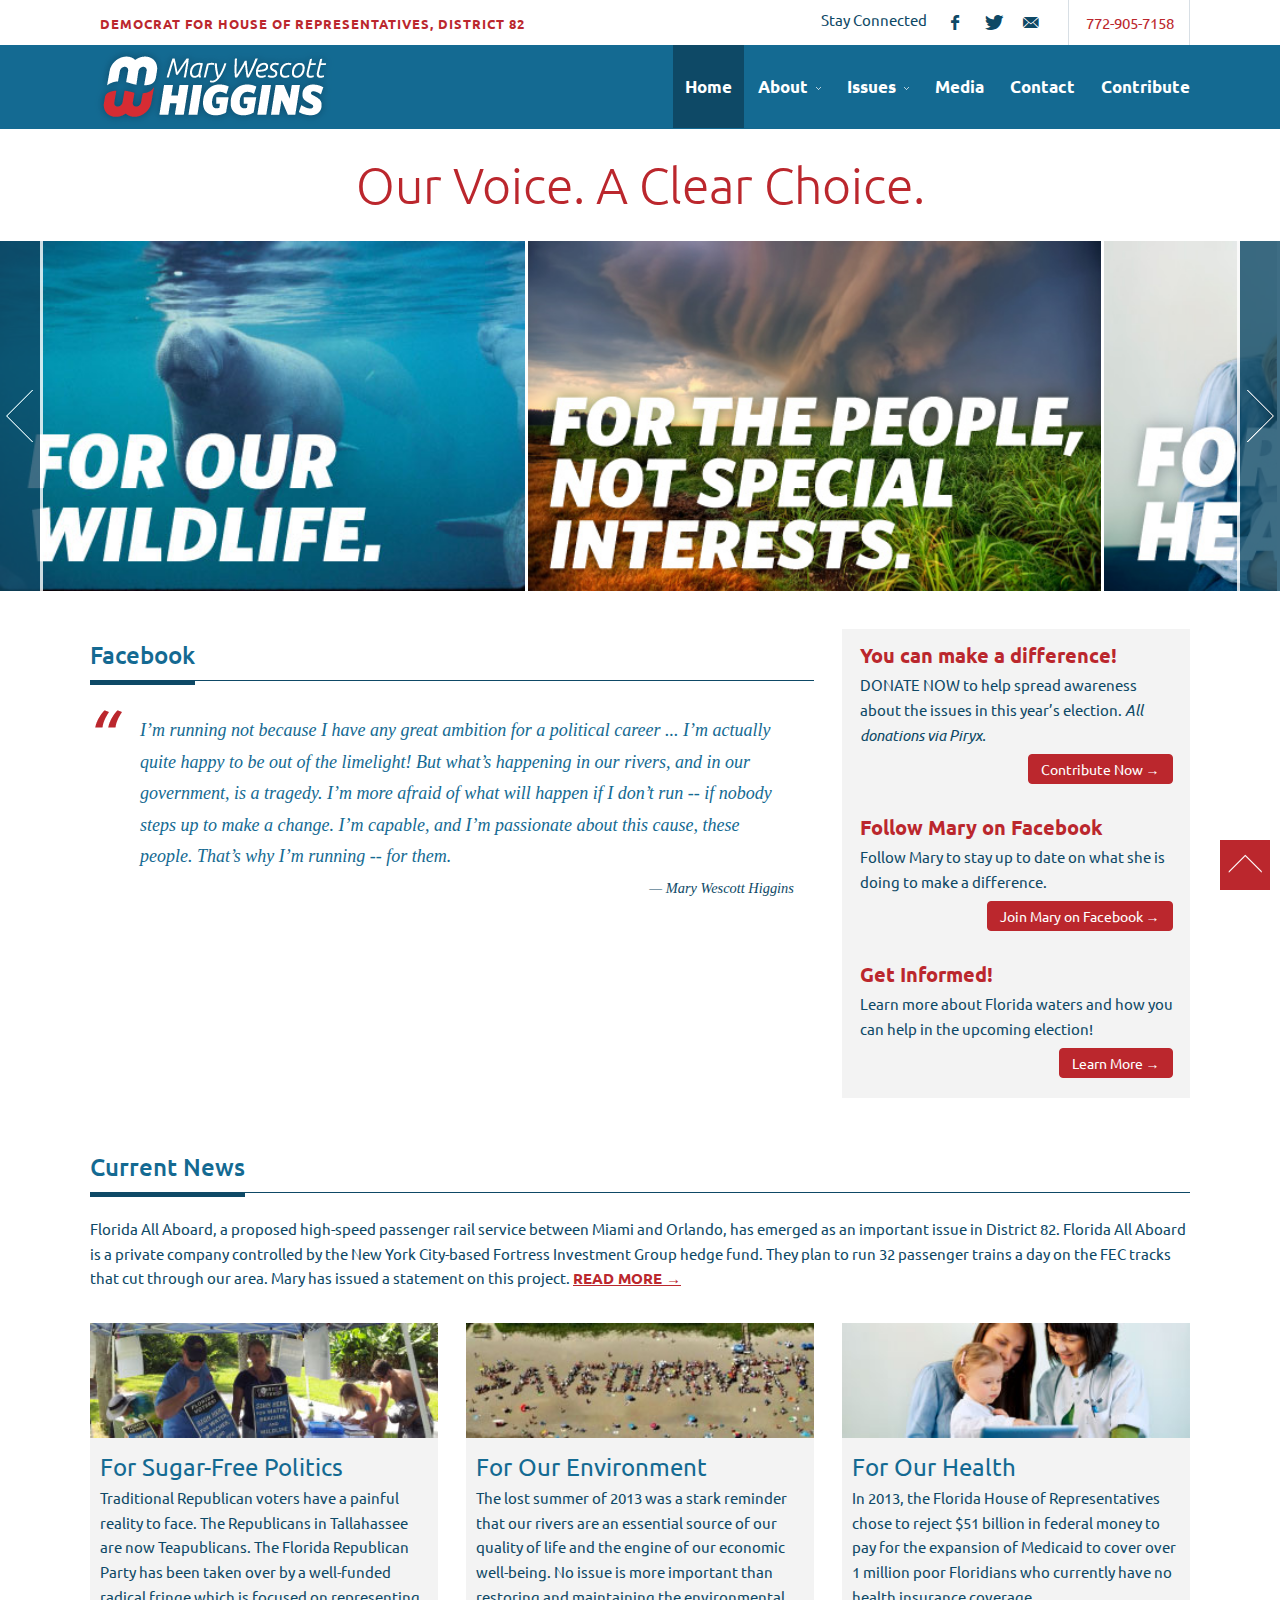
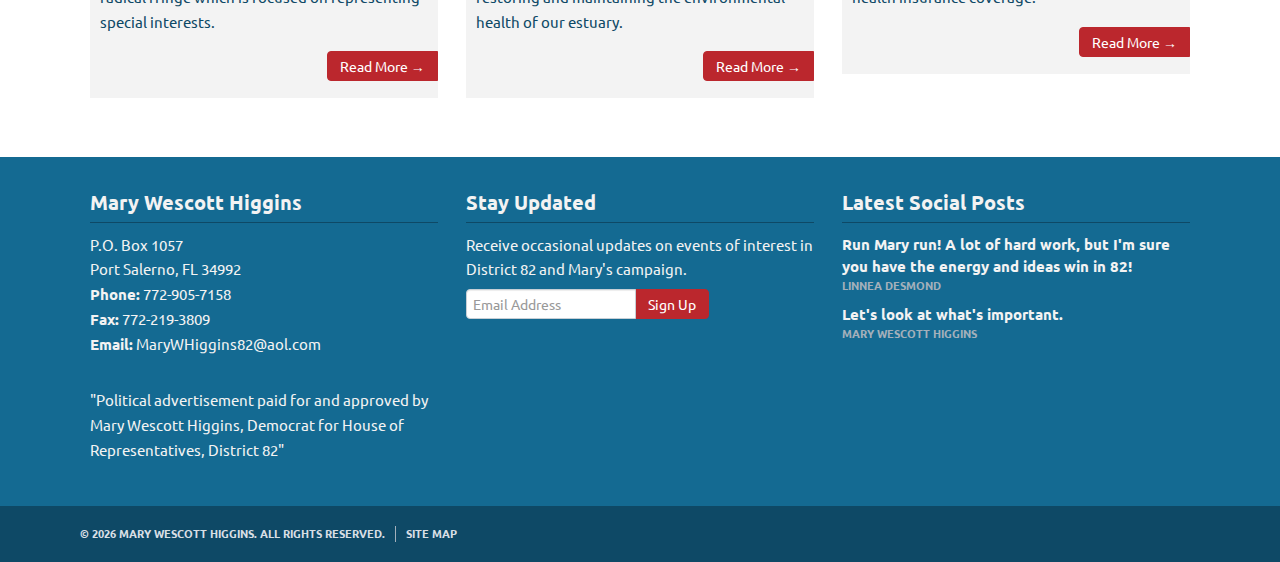
<file: index.html>
<!doctype html>
<!--[if lt IE 7]> <html class="no-js lt-ie9 lt-ie8 lt-ie7" lang="en" dir="ltr"> <![endif]-->
<!--[if IE 7]> <html class="no-js lt-ie9 lt-ie8" lang="en" dir="ltr"> <![endif]-->
<!--[if IE 8]> <html class="no-js lt-ie9" lang="en" dir="ltr"> <![endif]-->
<!--[if gt IE 8]><!--><html class="no-js" lang="en" dir="ltr"><!--<![endif]-->

<head>
<title>Mary Wescott Higgins | Democrat for House of Representatives, District 82</title>

<!-- Meta Data ================ -->
<meta charset="UTF-8" />
<meta name="description" content="Fill this in with your information" />
<meta name="viewport" content="width=device-width, initial-scale=1.0" />
<meta name="apple-mobile-web-app-capable" content="yes" />

<!-- CSS ================ -->
<link rel="stylesheet" href="assets/css/bootstrap.min.css" type="text/css"/>
<link rel="stylesheet" href="assets/css/style.css" type="text/css"/>
<link rel="stylesheet" href="assets/css/header-1.css" type="text/css"/>

<!-- lemmon slider variable width slider for images -->
<link rel="stylesheet" href="assets/css/lemmon-slider.css" type="text/css" media="screen" />

<!-- Icons ================ -->
<!-- For non-Retina iPhone, iPod Touch, and Android 2.1+ devices: -->
<link rel="apple-touch-icon-precomposed" href="apple-touch-icon-precomposed.png" />
<!-- For first- and second-generation iPad: -->
<link rel="apple-touch-icon-precomposed" sizes="72x72" href="apple-touch-icon-72x72-precomposed.png" />
<!-- For iPhone with high-resolution Retina display: -->
<link rel="apple-touch-icon-precomposed" sizes="114x114" href="apple-touch-icon-114x114-precomposed.png" />
<!-- For third-generation iPad with high-resolution Retina display: -->
<link rel="apple-touch-icon-precomposed" sizes="144x144" href="apple-touch-icon-144x144-precomposed.png" />
<link rel="shortcut icon" href="favicon.ico" />

<!-- Open Graph for facebook
http://graph.facebook.com/[UserName] replace [UserName] 
with yours and get your fb:admis content information where the XXXX goes.
================================================== -->
<meta property="og:title" content="" />
<meta property="og:type" content="" />
<meta property="og:url" content="" />
<meta property="og:image" content=""/>
<meta property="og:site_name" content="" />
<meta property="fb:admins" content="XXXXX" />
<meta property="og:locale" content="en_us" />
<meta property="og:description" content="  " />


<!-- SCRIPTS ============================================== -->
		<!--	NOTE:: jquery 1.9.1 supports older ie, 2.0 does not, but 1.9.1 does not work well on ie8 and 
				lower so version 1.7.2 is called for older versions of ie 
				:: calling jQuery in the head for ajax work if necessary.
				-->
		<!--[if gt IE 8]><!-->
		<script src="http://ajax.googleapis.com/ajax/libs/jquery/1.9.1/jquery.min.js"></script>
		<script>window.jQuery || document.write('<script src="assets/js/jquery-1.9.1.min.js"><\/script>')</script>
		<!--<![endif]-->
		<!--[if lte IE 8]>
			<script src="http://ajax.googleapis.com/ajax/libs/jquery/1.7.2/jquery.min.js"></script>
		<![endif]-->

<!-- Add to Head after Style sheet http://modernizr.com/docs/#installing  ================ -->
<script src="assets/js/modernizr.js"></script><!-- js multiple backgrounds svg background size -->

</head>
<body class="index">

<!-- begin accesibility skip to nav skip content -->
<ul class="visuallyhidden" id="top">
	<li><a href="#nav" title="Skip to navigation" accesskey="n">Skip to navigation</a></li>
	<li><a href="#page" title="Skip to content" accesskey="c">Skip to content</a></li>
</ul>
<!-- end /.visuallyhidden accesibility--> 

<!-- mobile navigation trigger-->
<h5 class="mobile_nav"><a href="javascript:void(0)">&nbsp;<span></span></a></h5>
<!--end mobile navigation trigger-->

<section class="container preheader"> 
	
	<!--this is the login for the user-->
	<nav class="user clearfix"><h1>DEMOCRAT FOR HOUSE OF REPRESENTATIVES, DISTRICT 82</h1></nav>
	<!--close user nav-->
	<div class="phone"><a href="tel:7729057158" class="tele">772-905-7158</a></div>
	<ul class="social">
        <li><p>Stay Connected</p></li>
		<li><a class="socicon small facebook" href="https://www.facebook.com/maryhiggins82" data-placement="bottom" title="Follow us on Facebook"></a></li>
        <li><a class="socicon small twitter" href="https://twitter.com/cyndilenz" data-placement="bottom" title="Follow us on Twitter"></a></li>
        <li><a class="socicon small email" href="mailto:MaryWHiggins82@aol.com" data-placement="bottom" title="Get in touch!"></a></li>
	</ul>
</section>

<!-- begin .header-->
<header class="header  clearfix"> <img src="assets/images/print-logo.png" class="print logo" alt="name of company" />
	<div class="container"> 
		<div class="mobile-menu-holder"><!--clone menu here for mobile--></div>
		<!-- begin #main_menu -->
		<nav id="main_menu">
			<ul class="primary_menu">
				<li class="active"><a href="index.html">Home</a></li>
                <li class="parent"><a href="javascript:void(0)">About<i></i></a>
                    <ul>
						<li><a href="biography.html">Biography</a></li>
                        <li><a href="endorsements.html">Endorsements</a></li>
					</ul>
                </li>
				<li class="parent"><a href="javascript:void(0)">Issues<i></i></a>
				    <ul>
						<li><a href="issues-for-our-environment.html">For Our Environment</a></li>
						<li><a href="issues-for-our-health.html">For Our Health</a></li>
						<li><a href="issues-for-our-schools.html">For Our Schools</a></li>
						<li><a href="issues-for-sugar-free-politics.html">For Sugar-Free Politics</a></li>
					</ul>
				</li>
				<li><a href="media.html">Media</a>
				</li>
				<li><a href="contact.php">Contact<i></i></a>
				</li>
				<li><a href="contribute.html">Contribute</a></li>
			</ul>
		</nav>
		<!-- close / #main_menu --> 
		
		<!-- begin #logo -->
		<div id="logo"> <a href="index.html"><img alt="" src="assets/images/mwh-logo.gif" /><em>Mary Wescott Higgins</em><!--effing ie7 support--></a> </div>
		<!-- end #logo --> 
		
	</div>
	<!-- close / .container--> 
</header>
<!-- close /.header -->

<!-- begin #page - the container for everything but header -->
<div id="page">
	<div class="hero-unit center no-border no-padding-bottom">
		<div class="container"> 
			<!--note the home class on the h1 tag-->
			<h1>Our Voice. A Clear Choice.</h1>
		</div>
		<!--close container--> 
	</div>
	<!--close hero-unit--> 
	
	<!--begin slider -->
	<div class="lemmon-wrap clearfix">
		<div id="lemmon-slider" class="lemmon-slider">
			<ul>
				<li> <a href="issues-for-our-environment.html"> <img src="assets/images/manatee-slider.jpg" alt="Manatee"></a>
					<div class="summary"> <a href="issues-for-our-environment.html">
						<h3>For Our Wildlife</h3>
						</a> </div>
				</li>
				<li> <a href="issues-for-sugar-free-politics.html"> <img src="assets/images/for-the-people-slider.jpg" alt="Storm"></a>
					<div class="summary"> <a href="issues-for-sugar-free-politics.html">
						<h3>For The People</h3>
						</a> </div>
				</li>
				<li> <a href="issues-for-our-health.html"> <img src="assets/images/for-our-health-slider.jpg" alt="Health"></a>
					<div class="summary"> <a href="issues-for-our-health.html">
						<h3>For Our Health</h3>
						</a> </div>
				</li>
				<li> <a href="about.html"> <img src="assets/images/mwh-logo-slider.jpg" alt="Mary Wescott Higgins"></a>
					<div class="summary"> <a href="about.html">
						<h3>About Mary Wescott Higgins</h3>
						</a> </div>
				</li>
				<li> <a href="issues-for-our-environment.html"> <img src="assets/images/for-our-environment-slider.jpg" alt="Kayaker"></a>
					<div class="summary"> <a href="issues-for-our-environment.html">
						<h3>For Our Environment</h3>
						</a> </div>
				</li>
				<li> <a href="issues-for-our-schools.html"> <img src="assets/images/for-our-schools-slider.jpg" alt="Education"></a>
					<div class="summary"> <a href="issues-for-our-schools.html">
						<h3>For Our Schools</h3>
						</a> </div>
				</li>
				<!--<li> <a href="portfolio-single.html"> <img src="assets/images/video-placeholder-slider.jpg" alt="Video Placeholder"></a>
					<div class="summary"> <a href="portfolio-single.html">
						<h3>Video Placeholder</h3>
						</a> </div>
				</li>-->
				<li> <a href="petition.html"><img src="assets/images/your-voice-slider.jpg" alt="Your Voice"></a>
					<div class="summary"> <a href="petition.html">
						<h3>Sign The Petition</h3>
						</a> </div>
				</li>
				<!--<li> <a href="issues-for-sugar-free-politics.html"> <img src="assets/images/crowd-slider.jpg" alt="Crowd"></a>
					<div class="summary"> <a href="issues-for-sugar-free-politics.html">
						<h3>For Sugar-Free Politics</h3>
						</a> </div>
				</li>-->
			</ul>
		</div>
		<div class="controls"> <a href="#" class="prev-page">Prev Page</a> <a href="#" class="next-page">Next Page</a> </div>
		<!-- / .controls --> 
	</div>
	<!-- / end slider --> 
	
	<!--notice how sliders are outside the this main content div-->
	<div class="container clearfix" id="main-content" >
		<div class="row-fluid reverse-order"> 
			<!--"reverse-order" is a new class to display the content reverse of the html, 
this done so smaller devices will NOT see the less important information first -->
			
			<div class="span4">
				<div class="well">
					<h2>You can make a difference!</h2>
					<p>DONATE NOW to help spread awareness 
					about the issues in this year&rsquo;s election. <em>All donations via Piryx.</em></p>
					<p class="right"><a href="contribute.html" class="btn btn-primary">Contribute Now &rarr;</a></p>
                    <br>
                    <h2>Follow Mary on Facebook</h2>
					<p>Follow Mary to stay up to date on what she is doing to make a difference.</p>
					<p class="right"><a href="https://www.facebook.com/maryhiggins82" class="btn btn-primary">Join Mary on Facebook &rarr;</a></p>
					<br>
                    <h2>Get Informed!</h2>
					<p>Learn more about Florida waters and how you can help in the upcoming election!</p>
					<p class="right"><a href="issues-for-our-environment.html" class="btn btn-primary">Learn More &rarr;</a></p>
                </div>
				<!--close .well -->
				<!--<div class="images-inline">
					<img src="assets/images/now-tree-logo.gif" width="100" alt="Now Tree Logo">
					<img src="assets/images/palm-beach-logo.gif" width="100" alt="Palm Beach Logo">
					<img src="assets/images/florida-logo.png" width="100" alt="Florida Logo">
				</div>-->
			</div>
			<!--close span4-->
			
			<div class="rotating-testimonials span8"><!--"rotating-testimonials" is a required class-->
				
				<h3 class="short_headline"><span>Facebook</span></h3>
				<div class="panels">
					<div id="t1">
						<blockquote>
							<p>I&rsquo;m running not because I have any great ambition for a political career ... I&rsquo;m actually quite happy to be out of the limelight! But what&rsquo;s happening in our rivers, and in our government, is a tragedy. I&rsquo;m more afraid of what will happen if I don&rsquo;t run -- if nobody steps up to make a change. I&rsquo;m capable, and I&rsquo;m passionate about this cause, these people. That&rsquo;s why I&rsquo;m running -- for them.</p>
							<footer>Mary Wescott Higgins</footer>
						</blockquote>
					</div>
					<!--close #t1 -->
<!--				<div id="t2">
						<blockquote>
							<p>When the highest type of people hear Tao (Truth), they diligently practice it. When the average type of people hear Tao, they half believe in it. When the lowest type of people hear Tao, they laugh at it. If they did not laugh, it would not be Tao.</p>
							<footer>Lao-Tzu</footer>
						</blockquote>
					</div>-->
					<!--close #t2 -->
<!--				<div id="t3">
						<blockquote>
							<p>The human being is part of the whole, called by us the ‘universe’, a part limited in time and space. He experiences himself, his thoughts and feelings, as something separate from the rest — a kind of optical delusion of consciousness. This delusion is a kind of prison for us, restricting us to our personal desires. Our task must be to free ourselves from this prison by widening our circle of compassion to embrace all living creatures and the whole of nature in its beauty.</p>
							<footer>Albert Einstein</footer>
						</blockquote>
					</div>-->
					<!--close #t3 -->
<!--					<div id="t4">
						<blockquote>
							<p>Whatever course you decide upon, there is always someone to tell you that you are wrong. There are always difficulties arising which tempt you to believe that your critics are right. To map out a course of action and follow it to an end requires courage.</p>
							<footer>Ralph Waldo Emerson</footer>
						</blockquote>
					</div>-->
					<!--close #t4 --> 
				</div>
				<!--close panels-->
				<ul class="tabs">
				<!--<li class="tab"><a href="#t1">Mary Wescott Higgins</a></li>
					<li class="tab"><a href="#t2">lao-tzu</a></li>
					<li class="tab"><a href="#t3">albert-einstein</a></li>
					<li class="tab"><a href="#t4">ralph-waldo-emerson</a></li>
				</ul>-->
				<!--<p class="right"><a href="testimonials.html" class="btn btn-small btn-very-subtle">All Posts</a></p>-->
			</div>
			<!-- end rotating-testimonials span8--> 
			
		</div>
		<!-- end row-fluid-->
		
		<h3 class="short_headline"><span>Current News</span></h3>
		<p>Florida All Aboard, a proposed high-speed passenger rail service between Miami and Orlando, has emerged as an important issue in District 82. Florida All Aboard is a private company controlled by the New York City-based Fortress Investment Group hedge fund. They plan to run 32 passenger trains a day on the FEC tracks that cut through our area. Mary has issued a statement on this project. <a href="news.html" style="font-weight: Bold; color: #BB272D">READ MORE &rarr;</a></p>
		<!-- begin equalHeights columns 3 -->
		<div class="row-fluid equalHero equalHeights">
			<div class="span4"> <a href="issues-for-sugar-free-politics.html"><img src="assets/images/rebublican-voters-mini.jpg" class="aligncenter" alt="Rebublican Voters"></a>
				<h3><a href="issues-for-sugar-free-politics.html">For Sugar-Free Politics</a></h3>
				<p>Traditional Republican voters have a painful reality to face. The Republicans in Tallahassee are now Teapublicans. The Florida Republican Party has been taken over by a well-funded radical fringe which is focused on representing special interests.</p>
				<p class="right"><a href="issues-for-sugar-free-politics.html" class="btn btn-primary">Read More &rarr;</a></p>
			</div>
			<!-- close .span4 -->
			<div class="span4"> <a href="issues-for-our-environment.html"><img src="assets/images/lost-summer-mini.jpg" class="aligncenter" alt="Lost Summer"></a>
				<h3><a href="issues-for-our-environment.html">For Our Environment</a></h3>
				<p>The lost summer of 2013 was a stark reminder that our rivers are an essential source of our quality of life and the engine of our economic well-being. No issue is more important than restoring and maintaining the environmental health of our estuary.</p>
				<p class="right"><a href="issues-for-our-environment.html" class="btn btn-primary">Read More &rarr;</a></p>
			</div>
			<!-- close .span4-->
			<div class="span4"> <a href="issues-for-our-health.html"><img src="assets/images/florida-healthcare-mini.jpg" class="aligncenter" alt="Florida Healthcare"></a>
				<h3><a href="issues-for-our-health.html">For Our Health</a></h3>
				<p>In 2013, the Florida House of Representatives chose to reject $51 billion in federal money to pay for the expansion of Medicaid to cover over 1 million poor Floridians who currently have no health insurance coverage.</p>
				<p class="right"><a href="issues-for-our-health.html" class="btn btn-primary">Read More &rarr;</a></p>
			</div>
			<!-- close .span4 --> 
		</div>
		<!-- close #equalHeights .featured 3 columns --> 
		
	</div>
	<!--close .container role="main-content" --> 
	<!--begin footer -->
	<footer id="footer" class="clearfix">
		<div class="container"><!--footer container-->
			
			
			<div class="row-fluid">
				<div class="span4">
					<section>
						<h4>Mary Wescott Higgins</h4>
						<p>P.O. Box 1057<br>
							Port Salerno, FL 34992<br>
							<strong>Phone:</strong> <a href="tel:7729057158" class="">772-905-7158</a><br>
							<strong>Fax:</strong> 772-219-3809<br>
							<strong>Email:</strong> <a href="mailto:MaryWHiggins82@aol.com">MaryWHiggins82@aol.com</a> </p>
							<br>
							<p>"Political advertisement paid for and approved by Mary Wescott Higgins, Democrat for House of Representatives, District 82"</p>
					</section>
					<!--close section-->
				</div>
				<!-- close .span4 --> 
				
				<!--section containing newsletter signup and recent images-->
				<div class="span4">
					<section>
						<h4>Stay Updated</h4>
						<p>Receive occasional updates on events of interest in District 82 and Mary's campaign.</p>
						<form action="http://maryhiggins82.us3.list-manage.com/subscribe/post?u=fc1bd82cd12ead62c2b420c4d&amp;id=c0a413e69f" method="post">
							<div class="input-append row-fluid">
								<input type="email" placeholder="Email Address" class="span6" name="EMAIL" id="mce-EMAIL" />
								<button class="btn btn-primary">Sign Up</button>
							</div>
							<!--close input-append-->
						</form>
					</section>
					<!--close section-->
				</div>
				<!-- close .span4 --> 
				
				<!--section containing blog posts-->
				<div class="span4">
					<section>
						<h4>Latest Social Posts</h4>
						<ul class="footerPosts">
							<li><a href="https://www.facebook.com/maryhiggins82">Run Mary run! A lot of hard work, but I'm sure you have the energy and ideas win in 82!</a> <span class="meta">Linnea Desmond</span> </li>
							<li><a href="https://www.facebook.com/maryhiggins82">Let's look at what's important.</a> <span class="meta">Mary Wescott Higgins</span> </li>
						</ul>
					</section>
				</div>
				<!-- close .span4 --> 
			</div>
			<!-- close .row-fluid--> 
		</div>
		<!-- close footer .container--> 
		
		<!--change this to your stuff-->
		<section class="footerCredits">
			<div class="container">
				<ul class="clearfix">
					<li>&copy; <script>document.write(new Date().getFullYear());</script> Mary Wescott Higgins. All rights reserved.</li>
					<li><a href="sitemap.html">Site Map</a></li>
				</ul>
			</div>
			<!--footerCredits container--> 
		</section>
		<!--close section--> 
	</footer>
	<!--/.footer--> 
	
	<span class="backToTop"><a href="#top">back to top</a></span> </div>
<!-- close #page--> 

<!-- JS JQuery ================ --> 
<script src="assets/js/bootstrap.min.js"></script>


<script src="assets/js/lemmon-slider.min.js"></script><!-- lemmon slider js --> 

<!--initialize scripts / custom scripts all pages--> 
<script src="assets/js/custom.js"></script>
</body>
</html>
</file>
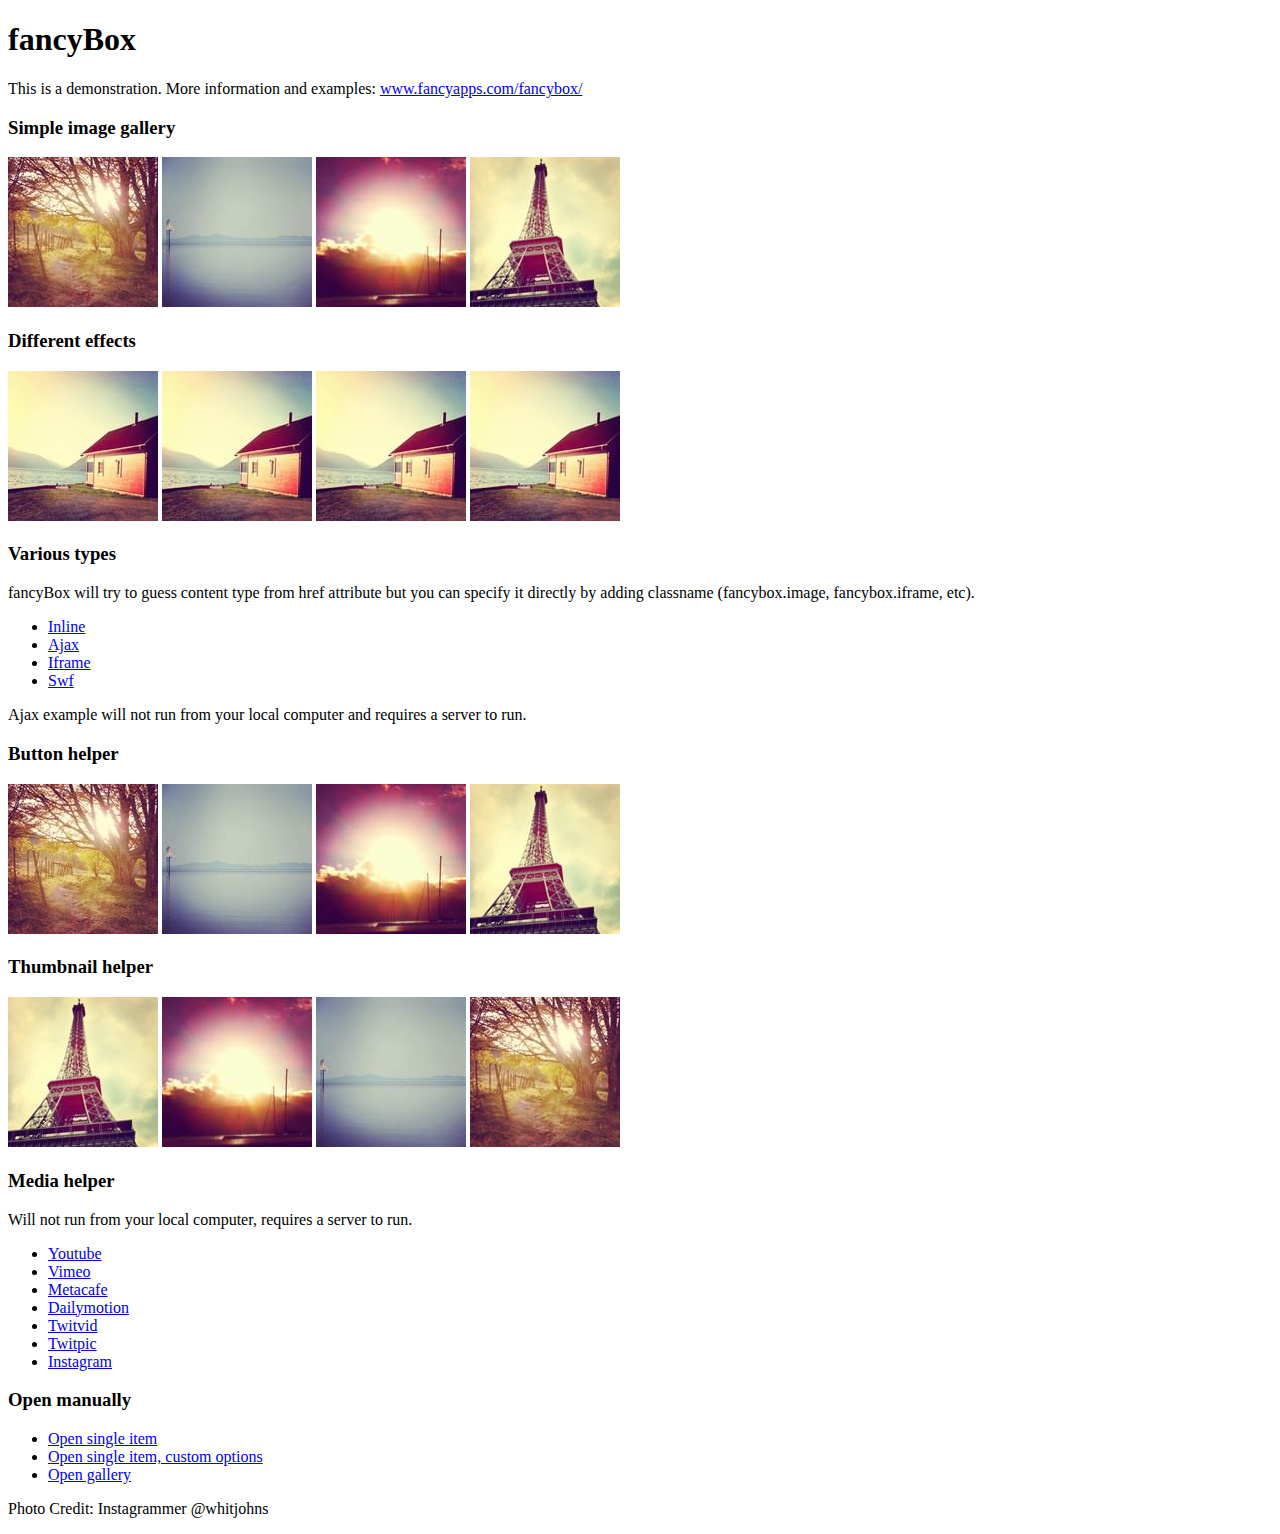
<file: assets/js/fancybox/fancyapps-fancyBox-0ffc358/demo/index.html>
<!DOCTYPE html>
<html>
<head>
	<title>fancyBox - Fancy jQuery Lightbox Alternative | Demonstration</title>
	<meta http-equiv="Content-Type" content="text/html; charset=UTF-8" />

	<!-- Add jQuery library -->
	<script type="text/javascript" src="../lib/jquery-1.9.0.min.js"></script>

	<!-- Add mousewheel plugin (this is optional) -->
	<script type="text/javascript" src="../lib/jquery.mousewheel-3.0.6.pack.js"></script>

	<!-- Add fancyBox main JS and CSS files -->
	<script type="text/javascript" src="../source/jquery.fancybox.js?v=2.1.4"></script>
	<link rel="stylesheet" type="text/css" href="../source/jquery.fancybox.css?v=2.1.4" media="screen" />

	<!-- Add Button helper (this is optional) -->
	<link rel="stylesheet" type="text/css" href="../source/helpers/jquery.fancybox-buttons.css?v=1.0.5" />
	<script type="text/javascript" src="../source/helpers/jquery.fancybox-buttons.js?v=1.0.5"></script>

	<!-- Add Thumbnail helper (this is optional) -->
	<link rel="stylesheet" type="text/css" href="../source/helpers/jquery.fancybox-thumbs.css?v=1.0.7" />
	<script type="text/javascript" src="../source/helpers/jquery.fancybox-thumbs.js?v=1.0.7"></script>

	<!-- Add Media helper (this is optional) -->
	<script type="text/javascript" src="../source/helpers/jquery.fancybox-media.js?v=1.0.5"></script>

	<script type="text/javascript">
		$(document).ready(function() {
			/*
			 *  Simple image gallery. Uses default settings
			 */

			$('.fancybox').fancybox();

			/*
			 *  Different effects
			 */

			// Change title type, overlay closing speed
			$(".fancybox-effects-a").fancybox({
				helpers: {
					title : {
						type : 'outside'
					},
					overlay : {
						speedOut : 0
					}
				}
			});

			// Disable opening and closing animations, change title type
			$(".fancybox-effects-b").fancybox({
				openEffect  : 'none',
				closeEffect	: 'none',

				helpers : {
					title : {
						type : 'over'
					}
				}
			});

			// Set custom style, close if clicked, change title type and overlay color
			$(".fancybox-effects-c").fancybox({
				wrapCSS    : 'fancybox-custom',
				closeClick : true,

				openEffect : 'none',

				helpers : {
					title : {
						type : 'inside'
					},
					overlay : {
						css : {
							'background' : 'rgba(238,238,238,0.85)'
						}
					}
				}
			});

			// Remove padding, set opening and closing animations, close if clicked and disable overlay
			$(".fancybox-effects-d").fancybox({
				padding: 0,

				openEffect : 'elastic',
				openSpeed  : 150,

				closeEffect : 'elastic',
				closeSpeed  : 150,

				closeClick : true,

				helpers : {
					overlay : null
				}
			});

			/*
			 *  Button helper. Disable animations, hide close button, change title type and content
			 */

			$('.fancybox-buttons').fancybox({
				openEffect  : 'none',
				closeEffect : 'none',

				prevEffect : 'none',
				nextEffect : 'none',

				closeBtn  : false,

				helpers : {
					title : {
						type : 'inside'
					},
					buttons	: {}
				},

				afterLoad : function() {
					this.title = 'Image ' + (this.index + 1) + ' of ' + this.group.length + (this.title ? ' - ' + this.title : '');
				}
			});


			/*
			 *  Thumbnail helper. Disable animations, hide close button, arrows and slide to next gallery item if clicked
			 */

			$('.fancybox-thumbs').fancybox({
				prevEffect : 'none',
				nextEffect : 'none',

				closeBtn  : false,
				arrows    : false,
				nextClick : true,

				helpers : {
					thumbs : {
						width  : 50,
						height : 50
					}
				}
			});

			/*
			 *  Media helper. Group items, disable animations, hide arrows, enable media and button helpers.
			*/
			$('.fancybox-media')
				.attr('rel', 'media-gallery')
				.fancybox({
					openEffect : 'none',
					closeEffect : 'none',
					prevEffect : 'none',
					nextEffect : 'none',

					arrows : false,
					helpers : {
						media : {},
						buttons : {}
					}
				});

			/*
			 *  Open manually
			 */

			$("#fancybox-manual-a").click(function() {
				$.fancybox.open('1_b.jpg');
			});

			$("#fancybox-manual-b").click(function() {
				$.fancybox.open({
					href : 'iframe.html',
					type : 'iframe',
					padding : 5
				});
			});

			$("#fancybox-manual-c").click(function() {
				$.fancybox.open([
					{
						href : '1_b.jpg',
						title : 'My title'
					}, {
						href : '2_b.jpg',
						title : '2nd title'
					}, {
						href : '3_b.jpg'
					}
				], {
					helpers : {
						thumbs : {
							width: 75,
							height: 50
						}
					}
				});
			});


		});
	</script>
	<style type="text/css">
		.fancybox-custom .fancybox-skin {
			box-shadow: 0 0 50px #222;
		}
	</style>
</head>
<body>
	<h1>fancyBox</h1>

	<p>This is a demonstration. More information and examples: <a href="http://fancyapps.com/fancybox/">www.fancyapps.com/fancybox/</a></p>

	<h3>Simple image gallery</h3>
	<p>
		<a class="fancybox" href="1_b.jpg" data-fancybox-group="gallery" title="Lorem ipsum dolor sit amet"><img src="1_s.jpg" alt="" /></a>

		<a class="fancybox" href="2_b.jpg" data-fancybox-group="gallery" title="Etiam quis mi eu elit temp"><img src="2_s.jpg" alt="" /></a>

		<a class="fancybox" href="3_b.jpg" data-fancybox-group="gallery" title="Cras neque mi, semper leon"><img src="3_s.jpg" alt="" /></a>

		<a class="fancybox" href="4_b.jpg" data-fancybox-group="gallery" title="Sed vel sapien vel sem uno"><img src="4_s.jpg" alt="" /></a>
	</p>

	<h3>Different effects</h3>
	<p>
		<a class="fancybox-effects-a" href="5_b.jpg" title="Lorem ipsum dolor sit amet, consectetur adipiscing elit"><img src="5_s.jpg" alt="" /></a>

		<a class="fancybox-effects-b" href="5_b.jpg" title="Lorem ipsum dolor sit amet, consectetur adipiscing elit"><img src="5_s.jpg" alt="" /></a>

		<a class="fancybox-effects-c" href="5_b.jpg" title="Lorem ipsum dolor sit amet, consectetur adipiscing elit"><img src="5_s.jpg" alt="" /></a>

		<a class="fancybox-effects-d" href="5_b.jpg" title="Lorem ipsum dolor sit amet, consectetur adipiscing elit"><img src="5_s.jpg" alt="" /></a>
	</p>

	<h3>Various types</h3>
	<p>
		fancyBox will try to guess content type from href attribute but you can specify it directly by adding classname (fancybox.image, fancybox.iframe, etc).
	</p>
	<ul>
		<li><a class="fancybox" href="#inline1" title="Lorem ipsum dolor sit amet">Inline</a></li>
		<li><a class="fancybox fancybox.ajax" href="ajax.txt">Ajax</a></li>
		<li><a class="fancybox fancybox.iframe" href="iframe.html">Iframe</a></li>
		<li><a class="fancybox" href="http://www.adobe.com/jp/events/cs3_web_edition_tour/swfs/perform.swf">Swf</a></li>
	</ul>

	<div id="inline1" style="width:400px;display: none;">
		<h3>Etiam quis mi eu elit</h3>
		<p>
			Lorem ipsum dolor sit amet, consectetur adipiscing elit. Etiam quis mi eu elit tempor facilisis id et neque. Nulla sit amet sem sapien. Vestibulum imperdiet porta ante ac ornare. Nulla et lorem eu nibh adipiscing ultricies nec at lacus. Cras laoreet ultricies sem, at blandit mi eleifend aliquam. Nunc enim ipsum, vehicula non pretium varius, cursus ac tortor. Vivamus fringilla congue laoreet. Quisque ultrices sodales orci, quis rhoncus justo auctor in. Phasellus dui eros, bibendum eu feugiat ornare, faucibus eu mi. Nunc aliquet tempus sem, id aliquam diam varius ac. Maecenas nisl nunc, molestie vitae eleifend vel, iaculis sed magna. Aenean tempus lacus vitae orci posuere porttitor eget non felis. Donec lectus elit, aliquam nec eleifend sit amet, vestibulum sed nunc.
		</p>
	</div>

	<p>
		Ajax example will not run from your local computer and requires a server to run.
	</p>

	<h3>Button helper</h3>
	<p>
		<a class="fancybox-buttons" data-fancybox-group="button" href="1_b.jpg"><img src="1_s.jpg" alt="" /></a>

		<a class="fancybox-buttons" data-fancybox-group="button" href="2_b.jpg"><img src="2_s.jpg" alt="" /></a>

		<a class="fancybox-buttons" data-fancybox-group="button" href="3_b.jpg"><img src="3_s.jpg" alt="" /></a>

		<a class="fancybox-buttons" data-fancybox-group="button" href="4_b.jpg"><img src="4_s.jpg" alt="" /></a>
	</p>

	<h3>Thumbnail helper</h3>
	<p>
		<a class="fancybox-thumbs" data-fancybox-group="thumb" href="4_b.jpg"><img src="4_s.jpg" alt="" /></a>

		<a class="fancybox-thumbs" data-fancybox-group="thumb" href="3_b.jpg"><img src="3_s.jpg" alt="" /></a>

		<a class="fancybox-thumbs" data-fancybox-group="thumb" href="2_b.jpg"><img src="2_s.jpg" alt="" /></a>

		<a class="fancybox-thumbs" data-fancybox-group="thumb" href="1_b.jpg"><img src="1_s.jpg" alt="" /></a>
	</p>

	<h3>Media helper</h3>
	<p>
		Will not run from your local computer, requires a server to run.
	</p>

	<ul>
		<li><a class="fancybox-media" href="http://www.youtube.com/watch?v=opj24KnzrWo">Youtube</a></li>
		<li><a class="fancybox-media" href="http://vimeo.com/25634903">Vimeo</a></li>
		<li><a class="fancybox-media" href="http://www.metacafe.com/watch/7635964/">Metacafe</a></li>
		<li><a class="fancybox-media" href="http://www.dailymotion.com/video/xoeylt_electric-guest-this-head-i-hold_music">Dailymotion</a></li>
		<li><a class="fancybox-media" href="http://twitvid.com/QY7MD">Twitvid</a></li>
		<li><a class="fancybox-media" href="http://twitpic.com/7p93st">Twitpic</a></li>
		<li><a class="fancybox-media" href="http://instagr.am/p/IejkuUGxQn">Instagram</a></li>
	</ul>

	<h3>Open manually</h3>
	<ul>
		<li><a id="fancybox-manual-a" href="javascript:;">Open single item</a></li>
		<li><a id="fancybox-manual-b" href="javascript:;">Open single item, custom options</a></li>
		<li><a id="fancybox-manual-c" href="javascript:;">Open gallery</a></li>
	</ul>

	<p>
		Photo Credit: Instagrammer @whitjohns
	</p>
</body>
</html>
</file>
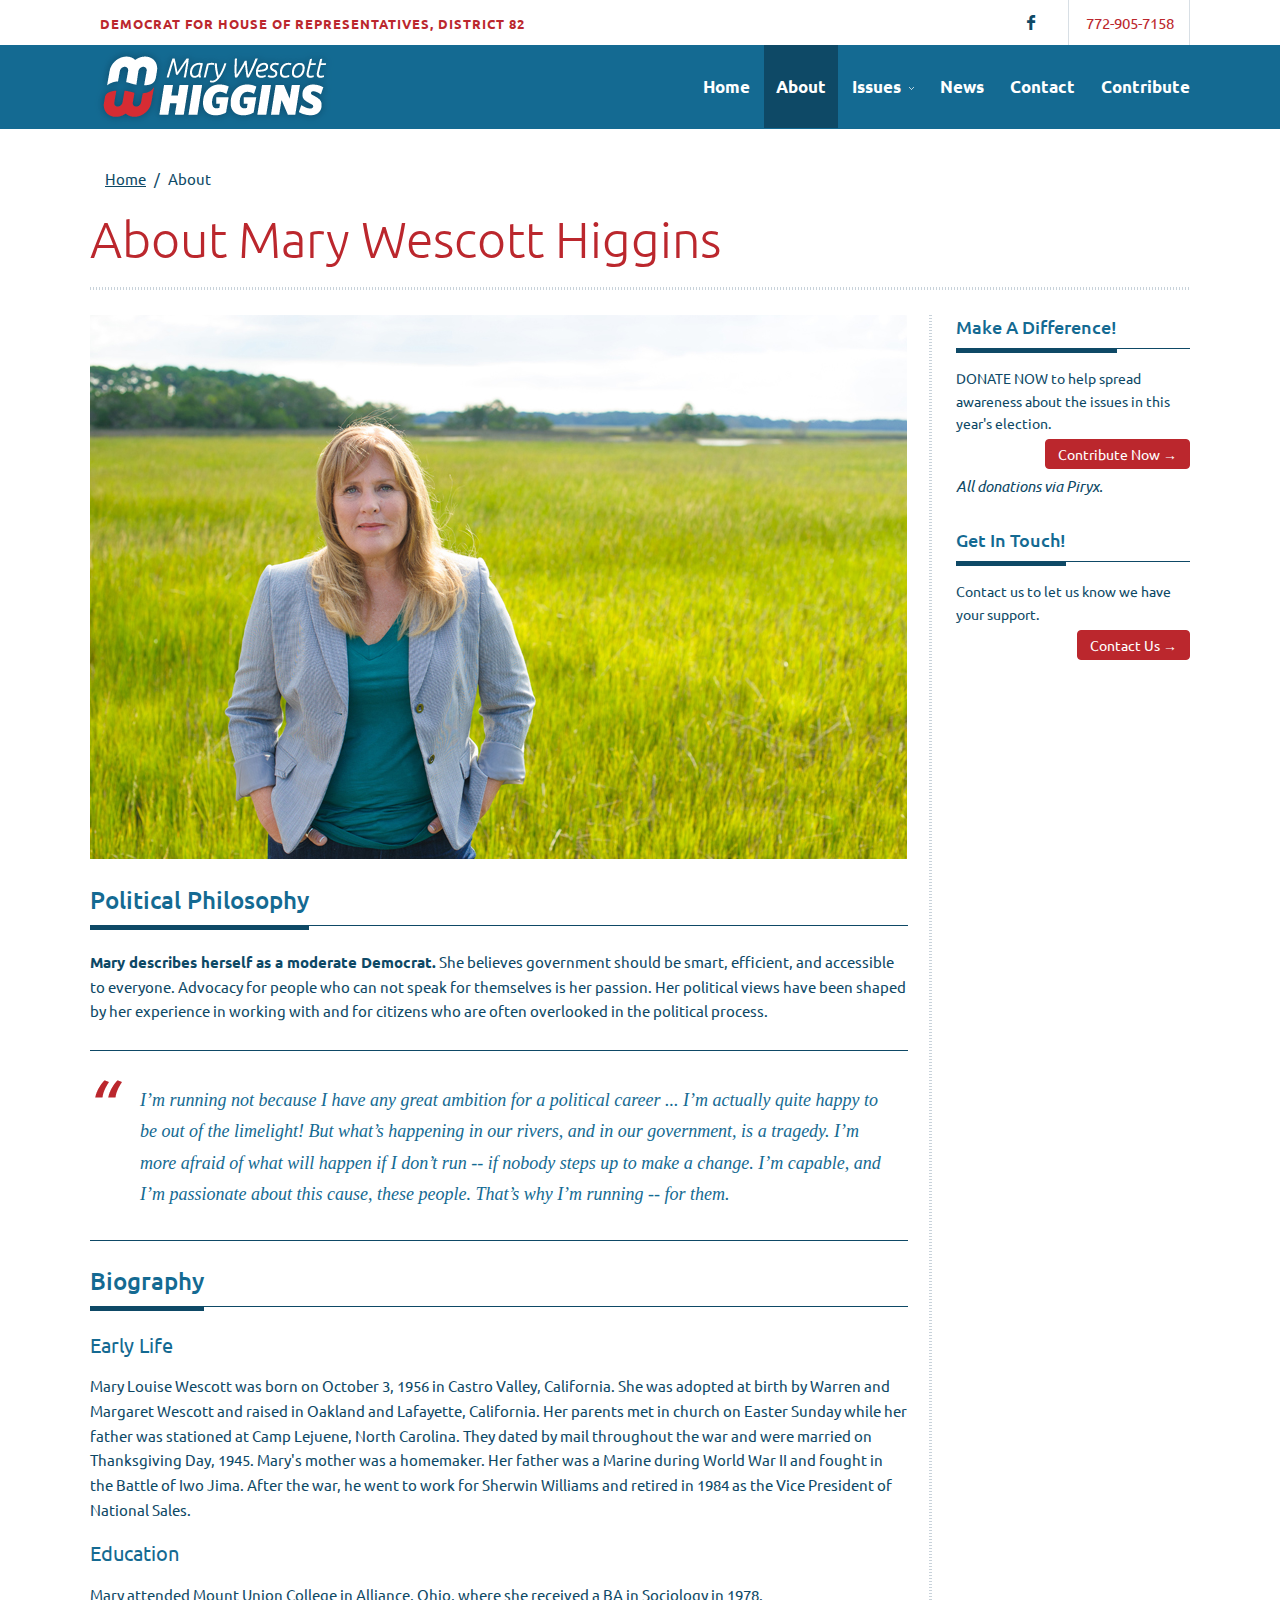
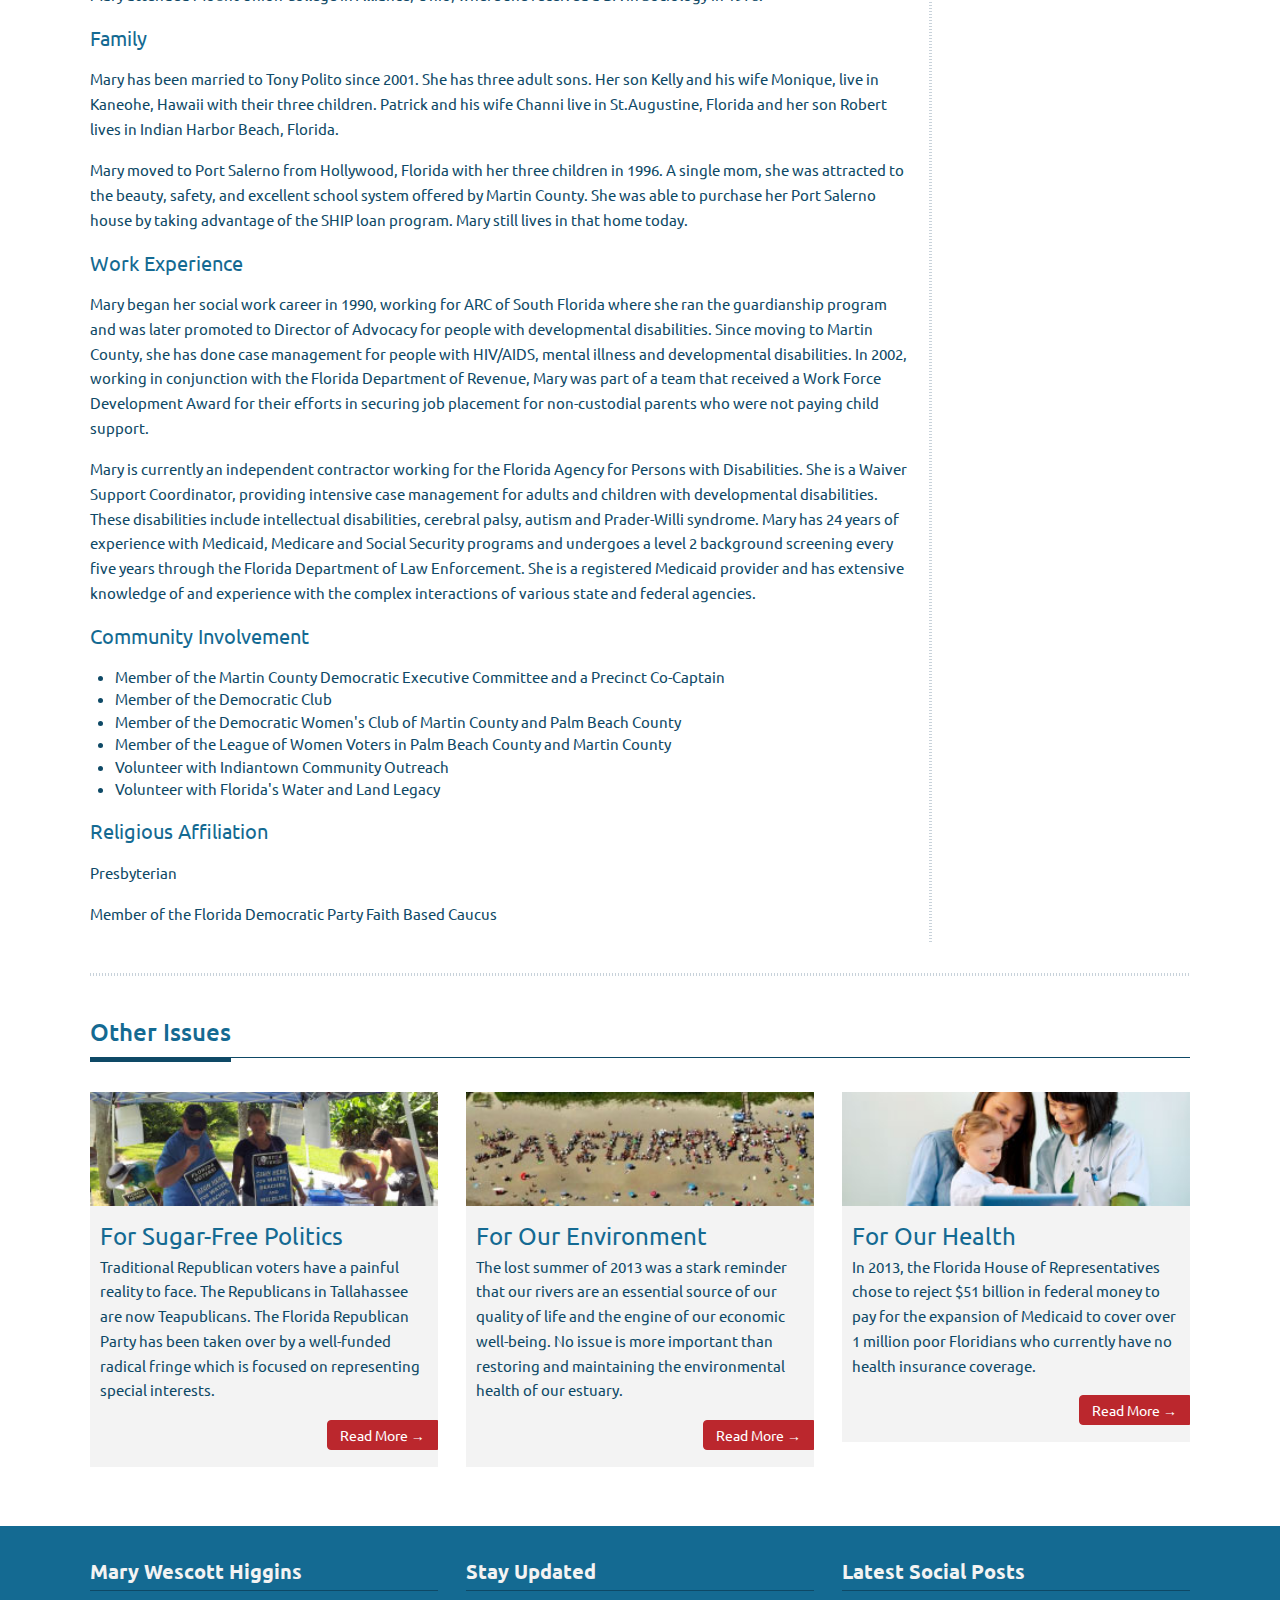
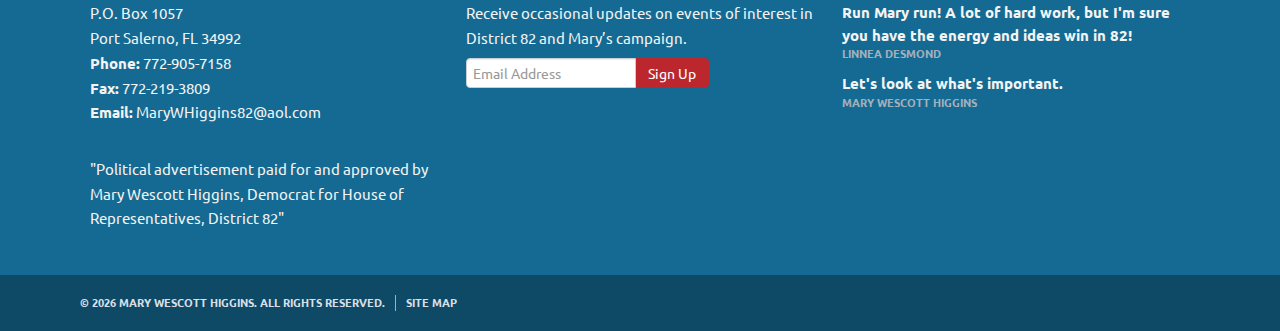
<file: about.html>
<!doctype html>
<!--[if lt IE 7]> <html class="no-js lt-ie9 lt-ie8 lt-ie7" lang="en" dir="ltr"> <![endif]-->
<!--[if IE 7]> <html class="no-js lt-ie9 lt-ie8" lang="en" dir="ltr"> <![endif]-->
<!--[if IE 8]> <html class="no-js lt-ie9" lang="en" dir="ltr"> <![endif]-->
<!--[if gt IE 8]><!--><html class="no-js" lang="en" dir="ltr"><!--<![endif]-->

<head>
<title>About | Mary Wescott Higgins</title>

<!-- Meta Data ================ -->
<meta charset="UTF-8" />
<meta name="description" content="Fill this in with your information" />
<meta name="viewport" content="width=device-width, initial-scale=1.0" />
<meta name="apple-mobile-web-app-capable" content="yes" />

<!-- CSS ================ -->
<link rel="stylesheet" href="assets/css/bootstrap.min.css" type="text/css"/>
<link rel="stylesheet" href="assets/css/style.css" type="text/css"/>
<link rel="stylesheet" href="assets/css/header-1.css" type="text/css"/>

<!-- Icons ================ -->
<!-- For non-Retina iPhone, iPod Touch, and Android 2.1+ devices: -->
<link rel="apple-touch-icon-precomposed" href="apple-touch-icon-precomposed.png" />
<!-- For first- and second-generation iPad: -->
<link rel="apple-touch-icon-precomposed" sizes="72x72" href="apple-touch-icon-72x72-precomposed.png" />
<!-- For iPhone with high-resolution Retina display: -->
<link rel="apple-touch-icon-precomposed" sizes="114x114" href="apple-touch-icon-114x114-precomposed.png" />
<!-- For third-generation iPad with high-resolution Retina display: -->
<link rel="apple-touch-icon-precomposed" sizes="144x144" href="apple-touch-icon-144x144-precomposed.png" />
<link rel="shortcut icon" href="favicon.ico" />

<!-- Open Graph for facebook
http://graph.facebook.com/[UserName] replace [UserName] 
with yours and get your fb:admis content information where the XXXX goes.
================================================== -->
<meta property="og:title" content="" />
<meta property="og:type" content="" />
<meta property="og:url" content="" />
<meta property="og:image" content=""/>
<meta property="og:site_name" content="" />
<meta property="fb:admins" content="XXXXX" />
<meta property="og:locale" content="en_us" />
<meta property="og:description" content="  " />


<!-- SCRIPTS ============================================== -->
		<!--	NOTE:: jquery 1.9.1 supports older ie, 2.0 does not, but 1.9.1 does not work well on ie8 and 
				lower so version 1.7.2 is called for older versions of ie 
				:: calling jQuery in the head for ajax work if necessary.
				-->
		<!--[if gt IE 8]><!-->
		<script src="http://ajax.googleapis.com/ajax/libs/jquery/1.9.1/jquery.min.js"></script>
		<script>window.jQuery || document.write('<script src="assets/js/jquery-1.9.1.min.js"><\/script>')</script>
		<!--<![endif]-->
		<!--[if lte IE 8]>
			<script src="http://ajax.googleapis.com/ajax/libs/jquery/1.7.2/jquery.min.js"></script>
		<![endif]-->

<!-- Add to Head after Style sheet http://modernizr.com/docs/#installing  ================ -->
<script src="assets/js/modernizr.js"></script><!-- js multiple backgrounds svg background size -->

</head>
<body class="about">

<!-- begin accesibility skip to nav skip content -->
<ul class="visuallyhidden" id="top">
	<li><a href="#nav" title="Skip to navigation" accesskey="n">Skip to navigation</a></li>
	<li><a href="#page" title="Skip to content" accesskey="c">Skip to content</a></li>
</ul>
<!-- end /.visuallyhidden accesibility--> 

<!-- mobile navigation trigger-->
<h5 class="mobile_nav"><a href="javascript:void(0)">&nbsp;<span></span></a></h5>
<!--end mobile navigation trigger-->

<section class="container preheader"> 
	
	<!--this is the login for the user-->
	<nav class="user clearfix"><h1>DEMOCRAT FOR HOUSE OF REPRESENTATIVES, DISTRICT 82</h1></nav>
	<!--close user nav-->
	<div class="phone"><a href="tel:7729057158" class="tele">772-905-7158</a></div>
	<ul class="social">
		<li><a class="socicon small facebook" href="https://www.facebook.com/maryhiggins82" data-placement="bottom" title="Follow us on Facebook"></a></li>
		<!--<li><a class="socicon small twitterbird" href="#" data-placement="bottom" title="Follow us on Twitter"></a></li>-->
	</ul>
</section>

<!-- begin .header-->
<header class="header  clearfix"> <img src="assets/images/print-logo.png" class="print logo" alt="name of company" />
	<div class="container"> 
		<div class="mobile-menu-holder"><!--clone menu here for mobile--></div>
		<!-- begin #main_menu -->
		<nav id="main_menu">
			<ul class="primary_menu">
				<li><a href="index.html">Home</a></li>
				<li class="active"><a href="about.html">About<i></i></a>
				<!--<ul>
						<li><a href="tall-logo.html">Tall Logo Header</a></li>
						<li><a href="alternative-header.html">Alternative Header</a></li>
					</ul>-->
				</li>
				<li class="parent"><a href="javascript:void(0)">Issues<i></i></a>
					<ul>
						<li><a href="issues-for-our-environment.html">For Our Environment</a></li>
						<li><a href="issues-for-our-health.html">For Our Health</a></li>
						<li><a href="issues-for-our-schools.html">For Our Schools</a></li>
						<li><a href="issues-for-sugar-free-politics.html">For Sugar-Free Politics</a></li>
					</ul>
				</li>
				<li><a href="news.html">News</a>
				</li>
				<li><a href="contact.php">Contact<i></i></a>
				</li>
				<li><a href="contribute.html">Contribute</a></li>
			</ul>
		</nav>
		<!-- close / #main_menu --> 
		
		<!-- begin #logo -->
		<div id="logo"> <a href="index.html"><img alt="" src="assets/images/mwh-logo.gif" /><em>Mary Wescott Higgins</em><!--effing ie7 support--></a> </div>
		<!-- end #logo --> 
		
	</div>
	<!-- close / .container--> 
</header>
<!-- close /.header --> 

<!-- begin #page - the container for everything but header -->
<div id="page">
	<div class="container visible-phone">
		<p class="right"><a class="btn btn-primary scrollto" href="#secondary-nav">Page Menu &nbsp;<i class="icon-align-justify"></i></a></p>
	</div>
	<div class="container">
		<ul class="breadcrumb">
			<li><a href="index.html">Home</a> <span class="divider">/</span></li>
			<li class="active">About</li>
		</ul>
	</div>
	<div class="hero-unit">
		<div class="container">
			<h2>About Mary Wescott Higgins</h2>
		</div>
		<!--close container--> 
	</div>
	<!--close hero-unit-->
	
	<div class="container clearfix" id="main-content"><!--begin main content-->
		<div class="row-fluid sidebar-right"><!--begin row-fluid-->
			<div class="span9 primary-column">
				<img src="assets/images/about-mwh.jpg" class="aligncenter" alt="">
				<h3 class="short_headline"><span>Political Philosophy</span></h3>
				<p><strong>Mary describes herself as a moderate Democrat.</strong> She believes government should be smart, efficient, and accessible to everyone. Advocacy for people who can not speak for themselves is her passion. Her political views have been shaped by her experience in working with and for citizens who are often overlooked in the political process.</p>
			<h3 class="short_headline"><span></span></h3>
				<blockquote>
					<p>I&rsquo;m running not because I have any great ambition for a political career ... I&rsquo;m actually quite happy to be out of the limelight! But what&rsquo;s happening in our rivers, and in our government, is a tragedy. I&rsquo;m more afraid of what will happen if I don&rsquo;t run -- if nobody steps up to make a change. I&rsquo;m capable, and I&rsquo;m passionate about this cause, these people. That&rsquo;s why I&rsquo;m running -- for them.</p>
				</blockquote>
			<h3 class="short_headline"><span></span></h3>
			<h3 class="short_headline"><span>Biography</span></h3>

				<h4><span>Early Life</span></h4>
				<p>Mary Louise Wescott was born on October 3, 1956 in Castro Valley, California. She was adopted at birth by Warren and Margaret Wescott and raised in Oakland and Lafayette, California. Her parents met in church on Easter Sunday while her father was stationed at Camp Lejuene, North Carolina. They dated by mail throughout the war and were married on Thanksgiving Day, 1945. Mary's mother was a homemaker. Her father was a Marine during World War II and fought in the Battle of Iwo Jima. After the war, he went to work for Sherwin Williams and retired in 1984 as the Vice President of National Sales.</p>
				<h4><span>Education</span></h4>
				<p>Mary attended Mount Union College in Alliance, Ohio, where she received a BA in Sociology in 1978.</p>
				<h4><span>Family</span></h4>
				<p>Mary has been married to Tony Polito since 2001. She has three adult sons. Her son Kelly and his wife Monique, live in Kaneohe, Hawaii with their three children. Patrick and his wife Channi live in St.Augustine, Florida and her son Robert lives in Indian Harbor Beach, Florida.</p>
				<p>Mary moved to Port Salerno from Hollywood, Florida with her three children in 1996. A single mom, she was attracted to the beauty, safety, and excellent school system offered by Martin County. She was able to purchase her Port Salerno house by taking advantage of the SHIP loan program. Mary still lives in that home today.</p>
				<h4><span>Work Experience</span></h4>
				<p>Mary began her social work career in 1990, working for ARC of South Florida where she ran the guardianship program and was later promoted to Director of Advocacy for people with developmental disabilities. Since moving to Martin County, she has done case management for people with HIV/AIDS, mental illness and developmental disabilities. In 2002, working in conjunction with the Florida Department of Revenue, Mary was part of a team that received a Work Force Development Award for their efforts in securing job placement for non-custodial parents who were not paying child support.</p>
				<p>Mary is currently an independent contractor working for the Florida Agency for Persons with Disabilities. She is a Waiver Support Coordinator, providing intensive case management for adults and children with developmental disabilities. These disabilities include intellectual disabilities, cerebral palsy, autism and Prader-Willi syndrome. Mary has 24 years of experience with Medicaid, Medicare and Social Security programs and undergoes a level 2 background screening every five years through the Florida Department of Law Enforcement. She is a registered Medicaid provider and has extensive knowledge of and experience with the complex interactions of various state and federal agencies.</p>
				<h4><span>Community Involvement</span></h4>
				<ul type="disc">
					<li>Member of the Martin County Democratic Executive Committee and a Precinct Co-Captain</li>
					<li>Member of the Democratic Club</li>
					<li>Member of the Democratic Women's Club of Martin County and Palm Beach County</li>
					<li>Member of the League of Women Voters in Palm Beach County and Martin County</li>
					<li>Volunteer with Indiantown Community Outreach</li>
					<li>Volunteer with Florida's Water and Land Legacy</li>
				</ul>
				<h4><span>Religious Affiliation</span></h4>
				<p>Presbyterian</p>
				<p>Member of the Florida Democratic Party Faith Based Caucus</p>
				
				<!--<h3>Multiple Image Figures</h3>
				<p>Class "three-images"</p>
				<figure class="three-images clearfix"> <img src="../demo/fresh-work/fw-430px-Vincent_Willem_van_Gogh_014.png" alt=""> <img src="../demo/fresh-work/fw-708px-Vincent_Willem_van_Gogh_012.png" alt=" "> <img src="../demo/fresh-work/fw-744px-Edouard_Manet_010.png" alt=" ">
					<figcaption>Public domain images.</figcaption>
				</figure>
				<p>Class "two-images"</p>
				<figure class="two-images clearfix"> <img src="../demo/fresh-work/fw-430px-Vincent_Willem_van_Gogh_014.png" alt=""> <img src="../demo/fresh-work/fw-708px-Vincent_Willem_van_Gogh_012.png" alt=" ">
					<figcaption>Public domain images.</figcaption>
				</figure>-->
				
			</div>
			<!--close span9 primary-column-->
			
			<section class="span3 sidebar secondary-column" id="secondary-nav">
				<!--<aside class="widget clearfix">
					<h5 class="short_headline"><span>Your Voice Matters!</span></h5>
					<p>Make a difference for Florida. SIGN THE PETITION to make Mary Wescott Higgins an official candidate for State Representative.</p>
					<p class="right"><a href="petition.html" class="btn btn-primary">Sign the Petition &rarr;</a></p>
				</aside>-->
				<!--close aside widget-->
				<aside class="widget clearfix">
					<h5 class="short_headline"><span>Make A Difference!</span></h5>
					<p>DONATE NOW to help spread awareness about the issues in this year's election.</p>
					<p class="right"><a href="contribute.html" class="btn btn-primary">Contribute Now &rarr;</a></p>
					<em>All donations via Piryx.</em>
				</aside>
				<!--close aside .widget--> 
				<aside class="widget clearfix">
					<h5 class="short_headline"><span>Get In Touch!</span></h5>
					<p>Contact us to let us know we have your support.</p>
					<p class="right"><a href="contact.php" class="btn btn-primary">Contact Us &rarr;</a></p>
				</aside>
				<!--close aside .widget-->
				
			</section>
			<!--close section sidebar span3--> 
			
		</div>
		<!--close row-fluid--> 
		<hr>
		<h3 class="short_headline"><span>Other Issues</span></h3>
		<!-- begin equalHeights columns 3 -->
		<div class="row-fluid equalHero equalHeights">
			<div class="span4"> <a href="issues-for-sugar-free-politics.html"><img src="assets/images/rebublican-voters-mini.jpg" class="aligncenter" alt="Rebublican Voters"></a>
				<h3><a href="issues-for-sugar-free-politics.html">For Sugar-Free Politics</a></h3>
				<p>Traditional Republican voters have a painful reality to face. The Republicans in Tallahassee are now Teapublicans. The Florida Republican Party has been taken over by a well-funded radical fringe which is focused on representing special interests.</p>
				<p class="right"><a href="issues-for-sugar-free-politics.html" class="btn btn-primary">Read More &rarr;</a></p>
			</div>
			<!-- close .span4 -->
			<div class="span4"> <a href="issues-for-our-environment.html"><img src="assets/images/lost-summer-mini.jpg" class="aligncenter" alt="Lost Summer"></a>
				<h3><a href="issues-for-our-environment.html">For Our Environment</a></h3>
				<p>The lost summer of 2013 was a stark reminder that our rivers are an essential source of our quality of life and the engine of our economic well-being. No issue is more important than restoring and maintaining the environmental health of our estuary.</p>
				<p class="right"><a href="issues-for-our-environment.html" class="btn btn-primary">Read More &rarr;</a></p>
			</div>
			<!-- close .span4-->
			<div class="span4"> <a href="issues-for-our-health.html"><img src="assets/images/florida-healthcare-mini.jpg" class="aligncenter" alt="Florida Healthcare"></a>
				<h3><a href="issues-for-our-health.html">For Our Health</a></h3>
				<p>In 2013, the Florida House of Representatives chose to reject $51 billion in federal money to pay for the expansion of Medicaid to cover over 1 million poor Floridians who currently have no health insurance coverage.</p>
				<p class="right"><a href="issues-for-our-health.html" class="btn btn-primary">Read More &rarr;</a></p>
			</div>
			<!-- close .span4 -->
		</div>
		<!-- close #equalHeights .featured 3 columns -->
		
	</div>
	<!--close .container id="main-content" -->
	
	<!--begin footer -->
	<footer id="footer" class="clearfix">
		<div class="container"><!--footer container-->
			
			
			<div class="row-fluid">
				<div class="span4">
					<section>
						<h4>Mary Wescott Higgins</h4>
						<p>P.O. Box 1057<br>
							Port Salerno, FL 34992<br>
							<strong>Phone:</strong> <a href="tel:7729057158" class="">772-905-7158</a><br>
							<strong>Fax:</strong> 772-219-3809<br>
							<strong>Email:</strong> <a href="mailto:MaryWHiggins82@aol.com">MaryWHiggins82@aol.com</a> </p>
							<br>
							<p>"Political advertisement paid for and approved by Mary Wescott Higgins, Democrat for House of Representatives, District 82"</p>
					</section>
					<!--close section-->
				</div>
				<!-- close .span4 --> 
				
				<!--section containing newsletter signup and recent images-->
				<div class="span4">
					<section>
						<h4>Stay Updated</h4>
						<p>Receive occasional updates on events of interest in District 82 and Mary&rsquo;s campaign.</p>
						<form action="http://maryhiggins82.us3.list-manage.com/subscribe/post?u=fc1bd82cd12ead62c2b420c4d&amp;id=c0a413e69f" method="post">
							<div class="input-append row-fluid">
								<input type="email" placeholder="Email Address" class="span6" name="EMAIL" id="mce-EMAIL" />
								<button class="btn btn-primary">Sign Up</button>
							</div>
							<!--close input-append-->
						</form>
					</section>
					<!--close section-->
				</div>
				<!-- close .span4 --> 
				
				<!--section containing blog posts-->
				<div class="span4">
					<section>
						<h4>Latest Social Posts</h4>
						<ul class="footerPosts">
							<li><a href="https://www.facebook.com/maryhiggins82">Run Mary run! A lot of hard work, but I'm sure you have the energy and ideas win in 82!</a> <span class="meta">Linnea Desmond</span> </li>
							<li><a href="https://www.facebook.com/maryhiggins82">Let's look at what's important.</a> <span class="meta">Mary Wescott Higgins</span> </li>
						</ul>
					</section>
				</div>
				<!-- close .span4 --> 
			</div>
			<!-- close .row-fluid--> 
		</div>
		<!-- close footer .container--> 
		
		<!--change this to your stuff-->
		<section class="footerCredits">
			<div class="container">
				<ul class="clearfix">
					<li>&copy; <script>document.write(new Date().getFullYear());</script> Mary Wescott Higgins. All rights reserved.</li>
					<li><a href="sitemap.html">Site Map</a></li>
				</ul>
			</div>
			<!--footerCredits container--> 
		</section>
		<!--close section--> 
	</footer>
	<!--/.footer--> 
	
	<span class="backToTop"><a href="#top">back to top</a></span> </div>
<!-- close #page--> 

<!-- JS JQuery ================ --> 
<script src="assets/js/bootstrap.min.js"></script>


<script>
$(window).load(function() {
  $('.clientlogos').flexslider({
    animation: 'slide',
	slideshow: false,
    animationLoop: false,
    itemWidth: 183,
    itemMargin: 1,
    minItems: 1,
    maxItems: 6,
	controlNav: false,
	useCSS: false //thins type if true
  });
});
</script> 
<!--initialize scripts / custom scripts all pages--> 
<script src="assets/js/custom.js"></script>
</body>
</html>
</file>
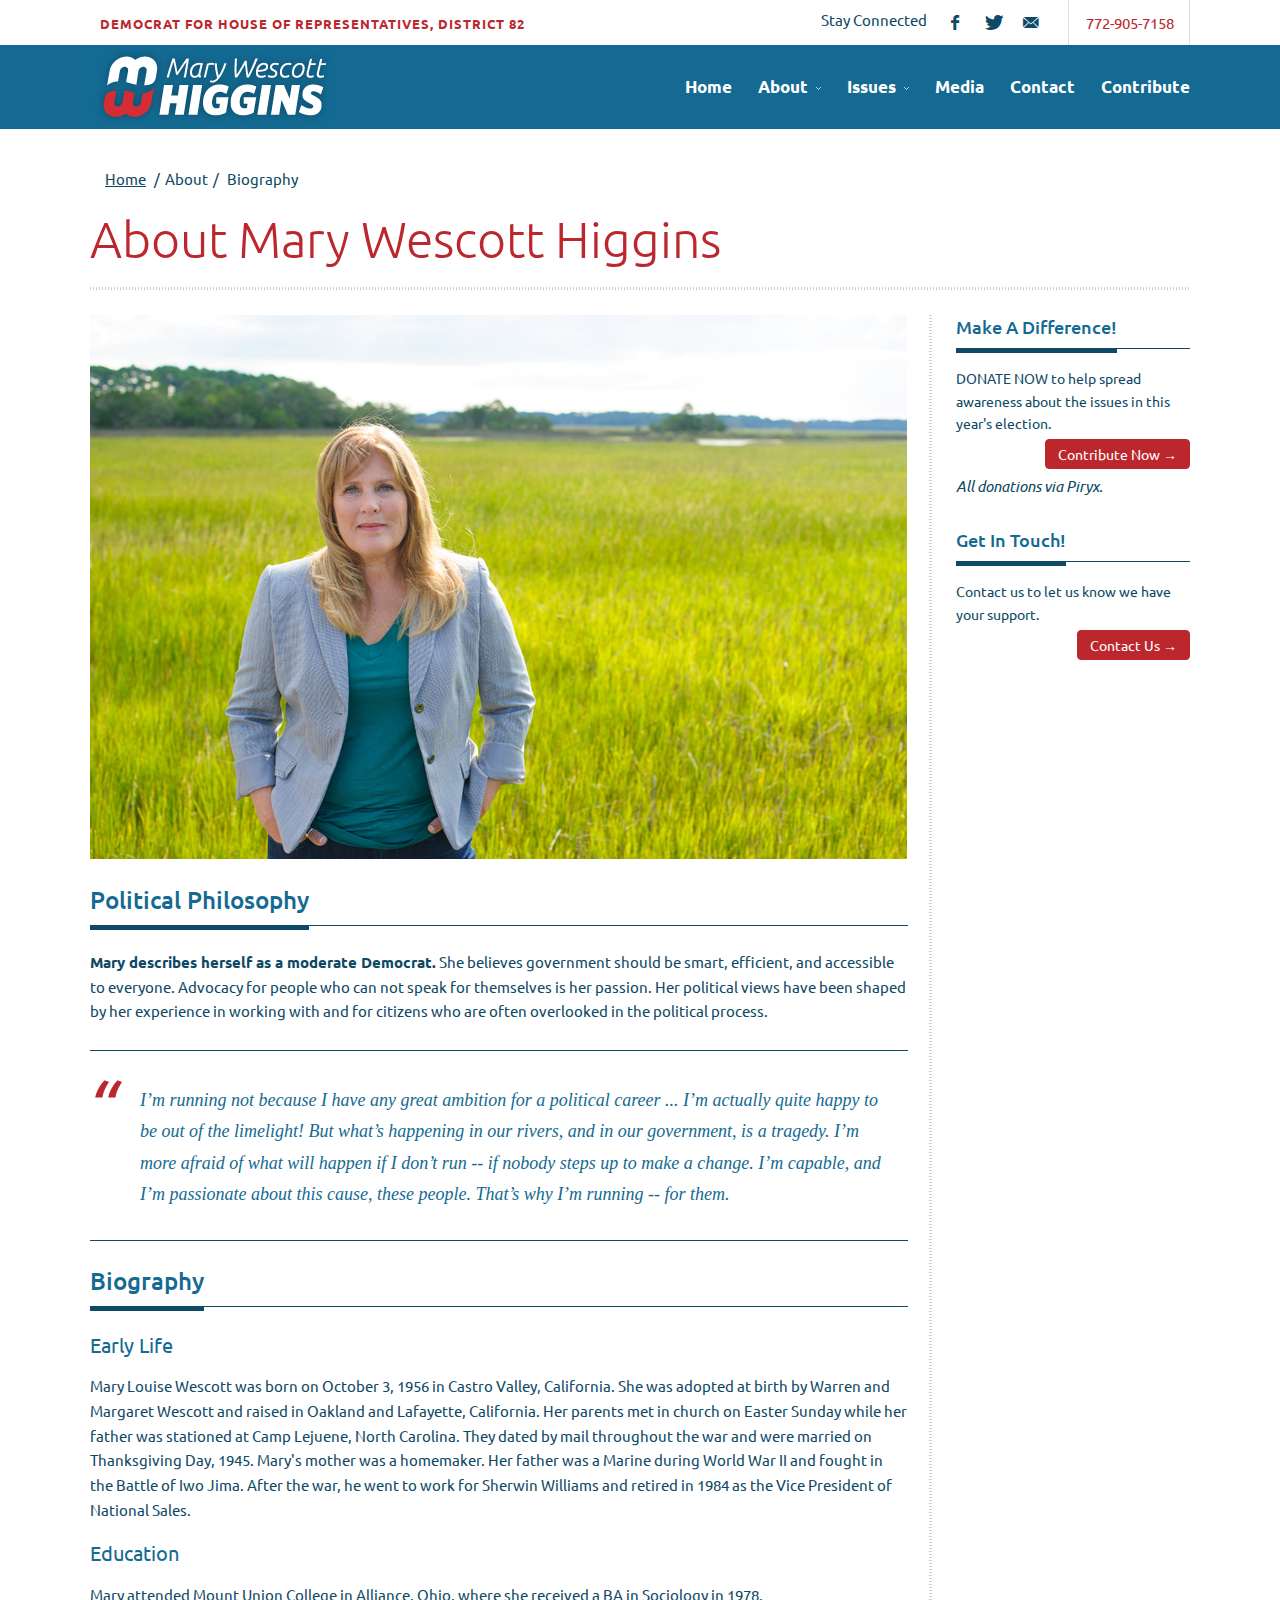
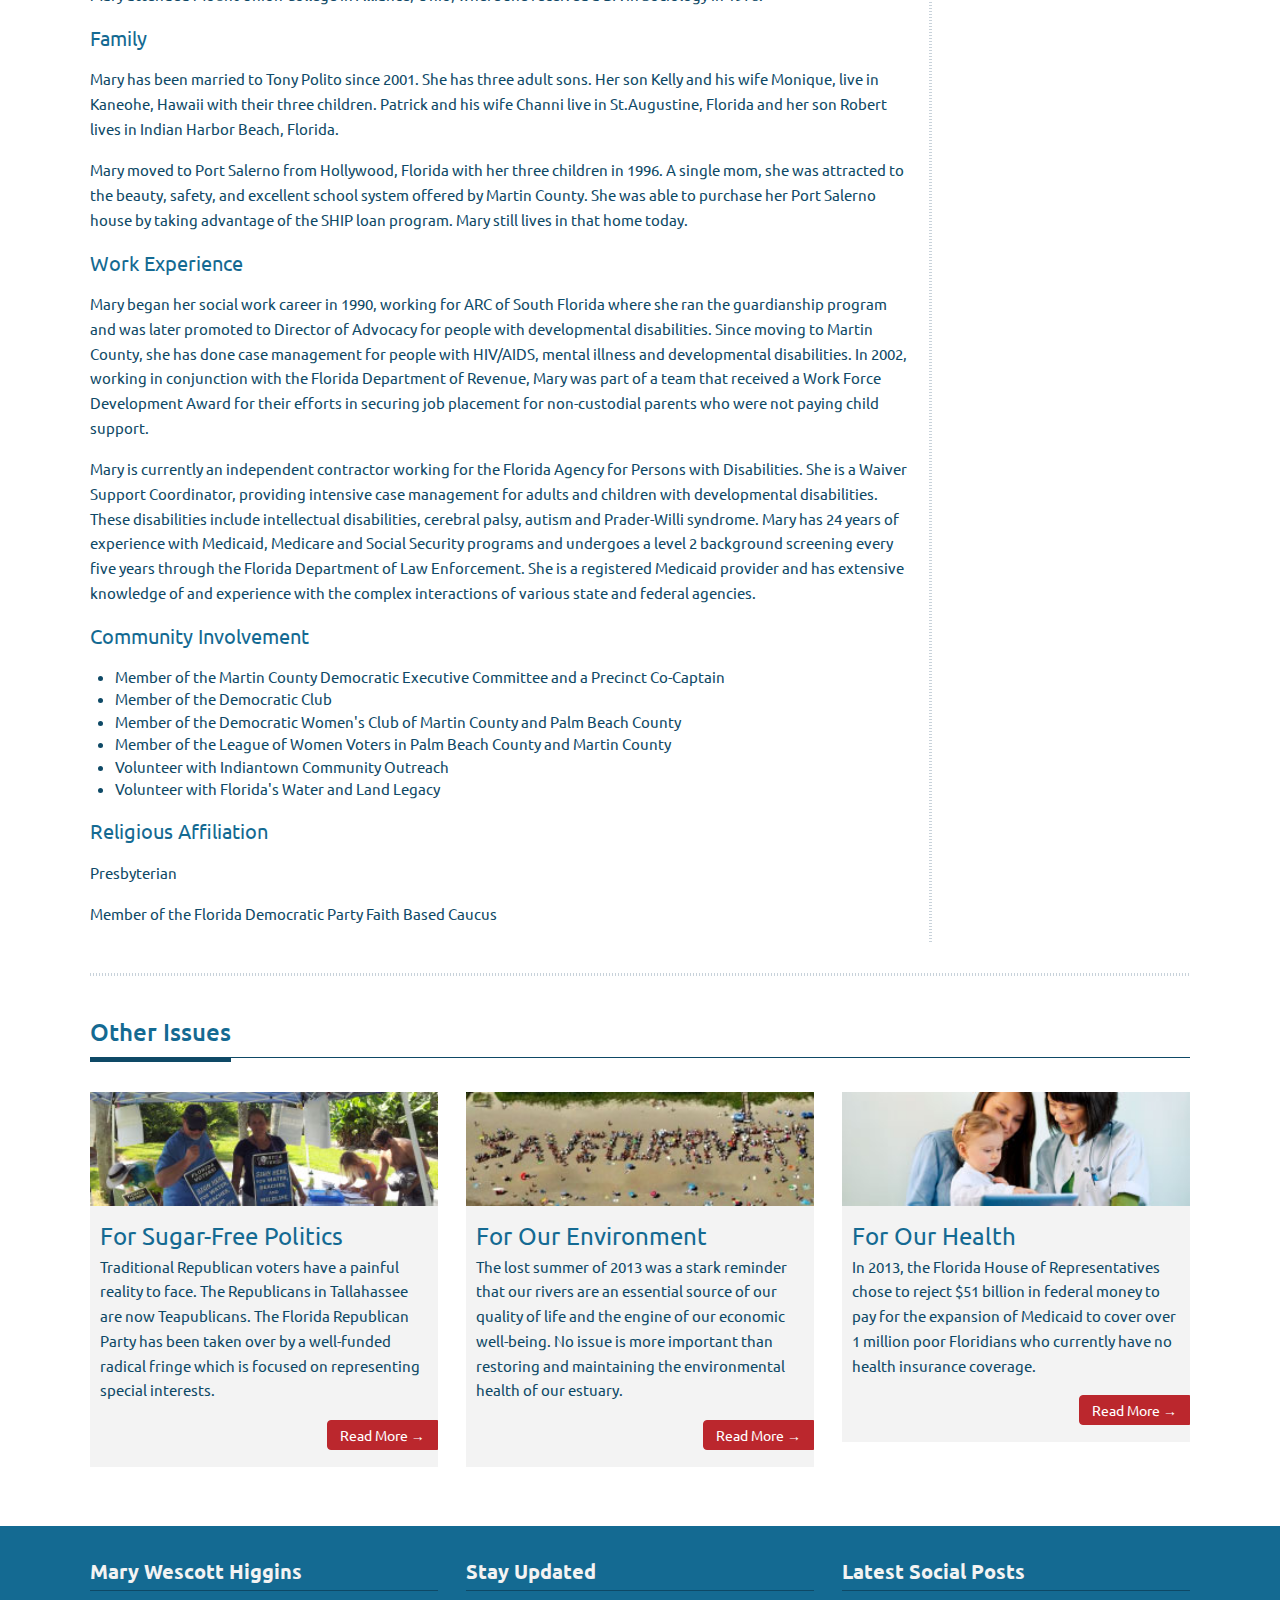
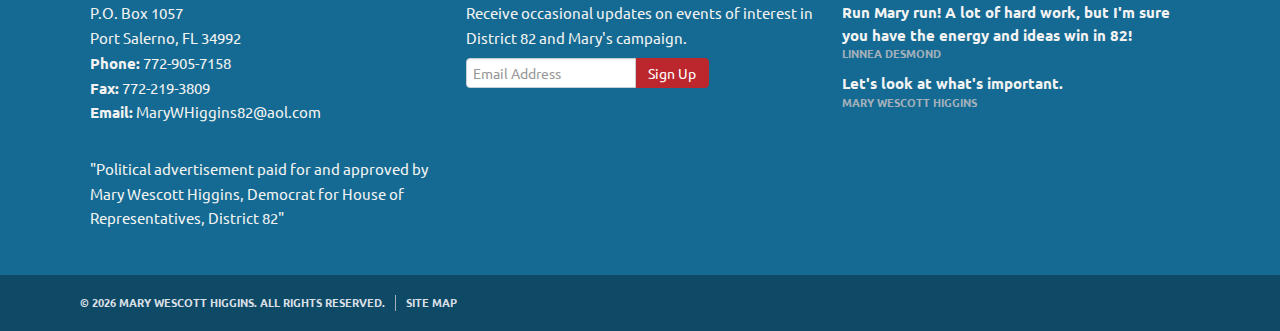
<file: biography.html>
<!doctype html>
<!--[if lt IE 7]> <html class="no-js lt-ie9 lt-ie8 lt-ie7" lang="en" dir="ltr"> <![endif]-->
<!--[if IE 7]> <html class="no-js lt-ie9 lt-ie8" lang="en" dir="ltr"> <![endif]-->
<!--[if IE 8]> <html class="no-js lt-ie9" lang="en" dir="ltr"> <![endif]-->
<!--[if gt IE 8]><!--><html class="no-js" lang="en" dir="ltr"><!--<![endif]-->

<head>
<title>Biography | Mary Wescott Higgins</title>

<!-- Meta Data ================ -->
<meta charset="UTF-8" />
<meta name="description" content="Fill this in with your information" />
<meta name="viewport" content="width=device-width, initial-scale=1.0" />
<meta name="apple-mobile-web-app-capable" content="yes" />

<!-- CSS ================ -->
<link rel="stylesheet" href="assets/css/bootstrap.min.css" type="text/css"/>
<link rel="stylesheet" href="assets/css/style.css" type="text/css"/>
<link rel="stylesheet" href="assets/css/header-1.css" type="text/css"/>

<!-- Icons ================ -->
<!-- For non-Retina iPhone, iPod Touch, and Android 2.1+ devices: -->
<link rel="apple-touch-icon-precomposed" href="apple-touch-icon-precomposed.png" />
<!-- For first- and second-generation iPad: -->
<link rel="apple-touch-icon-precomposed" sizes="72x72" href="apple-touch-icon-72x72-precomposed.png" />
<!-- For iPhone with high-resolution Retina display: -->
<link rel="apple-touch-icon-precomposed" sizes="114x114" href="apple-touch-icon-114x114-precomposed.png" />
<!-- For third-generation iPad with high-resolution Retina display: -->
<link rel="apple-touch-icon-precomposed" sizes="144x144" href="apple-touch-icon-144x144-precomposed.png" />
<link rel="shortcut icon" href="favicon.ico" />

<!-- Open Graph for facebook
http://graph.facebook.com/[UserName] replace [UserName] 
with yours and get your fb:admis content information where the XXXX goes.
================================================== -->
<meta property="og:title" content="" />
<meta property="og:type" content="" />
<meta property="og:url" content="" />
<meta property="og:image" content=""/>
<meta property="og:site_name" content="" />
<meta property="fb:admins" content="XXXXX" />
<meta property="og:locale" content="en_us" />
<meta property="og:description" content="  " />


<!-- SCRIPTS ============================================== -->
		<!--	NOTE:: jquery 1.9.1 supports older ie, 2.0 does not, but 1.9.1 does not work well on ie8 and 
				lower so version 1.7.2 is called for older versions of ie 
				:: calling jQuery in the head for ajax work if necessary.
				-->
		<!--[if gt IE 8]><!-->
		<script src="http://ajax.googleapis.com/ajax/libs/jquery/1.9.1/jquery.min.js"></script>
		<script>window.jQuery || document.write('<script src="assets/js/jquery-1.9.1.min.js"><\/script>')</script>
		<!--<![endif]-->
		<!--[if lte IE 8]>
			<script src="http://ajax.googleapis.com/ajax/libs/jquery/1.7.2/jquery.min.js"></script>
		<![endif]-->

<!-- Add to Head after Style sheet http://modernizr.com/docs/#installing  ================ -->
<script src="assets/js/modernizr.js"></script><!-- js multiple backgrounds svg background size -->

</head>
<body class="about">

<!-- begin accesibility skip to nav skip content -->
<ul class="visuallyhidden" id="top">
	<li><a href="#nav" title="Skip to navigation" accesskey="n">Skip to navigation</a></li>
	<li><a href="#page" title="Skip to content" accesskey="c">Skip to content</a></li>
</ul>
<!-- end /.visuallyhidden accesibility--> 

<!-- mobile navigation trigger-->
<h5 class="mobile_nav"><a href="javascript:void(0)">&nbsp;<span></span></a></h5>
<!--end mobile navigation trigger-->

<section class="container preheader"> 
	
	<!--this is the login for the user-->
	<nav class="user clearfix"><h1>DEMOCRAT FOR HOUSE OF REPRESENTATIVES, DISTRICT 82</h1></nav>
	<!--close user nav-->
	<div class="phone"><a href="tel:7729057158" class="tele">772-905-7158</a></div>
	<ul class="social">
        <li><p>Stay Connected</p></li>
		<li><a class="socicon small facebook" href="https://www.facebook.com/maryhiggins82" data-placement="bottom" title="Follow us on Facebook"></a></li>
        <li><a class="socicon small twitter" href="https://twitter.com/cyndilenz" data-placement="bottom" title="Follow us on Twitter"></a></li>
        <li><a class="socicon small email" href="mailto:MaryWHiggins82@aol.com" data-placement="bottom" title="Get in touch!"></a></li>
	</ul>
</section>

<!-- begin .header-->
<header class="header  clearfix"> <img src="assets/images/print-logo.png" class="print logo" alt="name of company" />
	<div class="container"> 
		<div class="mobile-menu-holder"><!--clone menu here for mobile--></div>
		<!-- begin #main_menu -->
		<nav id="main_menu">
			<ul class="primary_menu">
				<li><a href="index.html">Home</a></li>
				<li class="parent"><a href="javascript:void(0)">About<i></i></a>
                    <ul>
						<li class="active"><a href="biography.html">Biography</a></li>
                        <li><a href="endorsements.html">Endorsements</a></li>
					</ul>
                </li>
				<li class="parent"><a href="javascript:void(0)">Issues<i></i></a>
					<ul>
						<li><a href="issues-for-our-environment.html">For Our Environment</a></li>
						<li><a href="issues-for-our-health.html">For Our Health</a></li>
						<li><a href="issues-for-our-schools.html">For Our Schools</a></li>
						<li><a href="issues-for-sugar-free-politics.html">For Sugar-Free Politics</a></li>
					</ul>
				</li>
                <li><a href="media.html">Media</a>
				</li>
				<li><a href="contact.php">Contact<i></i></a>
				</li>
				<li><a href="contribute.html">Contribute</a></li>
			</ul>
		</nav>
		<!-- close / #main_menu --> 
		
		<!-- begin #logo -->
		<div id="logo"> <a href="index.html"><img alt="" src="assets/images/mwh-logo.gif" /><em>Mary Wescott Higgins</em><!--effing ie7 support--></a> </div>
		<!-- end #logo --> 
		
	</div>
	<!-- close / .container--> 
</header>
<!-- close /.header --> 

<!-- begin #page - the container for everything but header -->
<div id="page">
	<div class="container visible-phone">
		<p class="right"><a class="btn btn-primary scrollto" href="#secondary-nav">Page Menu &nbsp;<i class="icon-align-justify"></i></a></p>
	</div>
	<div class="container">
		<ul class="breadcrumb">
            <li><a href="index.html">Home</a> <span class="divider">/</span>About<span class="divider">/</span></li>
			<li class="active">Biography</li>
		</ul>
	</div>
	<div class="hero-unit">
		<div class="container">
			<h2>About Mary Wescott Higgins</h2>
		</div>
		<!--close container--> 
	</div>
	<!--close hero-unit-->
	
	<div class="container clearfix" id="main-content"><!--begin main content-->
		<div class="row-fluid sidebar-right"><!--begin row-fluid-->
			<div class="span9 primary-column">
				<img src="assets/images/about-mwh.jpg" class="aligncenter" alt="">
				<h3 class="short_headline"><span>Political Philosophy</span></h3>
				<p><strong>Mary describes herself as a moderate Democrat.</strong> She believes government should be smart, efficient, and accessible to everyone. Advocacy for people who can not speak for themselves is her passion. Her political views have been shaped by her experience in working with and for citizens who are often overlooked in the political process.</p>
			<h3 class="short_headline"><span></span></h3>
				<blockquote>
					<p>I&rsquo;m running not because I have any great ambition for a political career ... I&rsquo;m actually quite happy to be out of the limelight! But what&rsquo;s happening in our rivers, and in our government, is a tragedy. I&rsquo;m more afraid of what will happen if I don&rsquo;t run -- if nobody steps up to make a change. I&rsquo;m capable, and I&rsquo;m passionate about this cause, these people. That&rsquo;s why I&rsquo;m running -- for them.</p>
				</blockquote>
			<h3 class="short_headline"><span></span></h3>
			<h3 class="short_headline"><span>Biography</span></h3>

				<h4><span>Early Life</span></h4>
				<p>Mary Louise Wescott was born on October 3, 1956 in Castro Valley, California. She was adopted at birth by Warren and Margaret Wescott and raised in Oakland and Lafayette, California. Her parents met in church on Easter Sunday while her father was stationed at Camp Lejuene, North Carolina. They dated by mail throughout the war and were married on Thanksgiving Day, 1945. Mary's mother was a homemaker. Her father was a Marine during World War II and fought in the Battle of Iwo Jima. After the war, he went to work for Sherwin Williams and retired in 1984 as the Vice President of National Sales.</p>
				<h4><span>Education</span></h4>
				<p>Mary attended Mount Union College in Alliance, Ohio, where she received a BA in Sociology in 1978.</p>
				<h4><span>Family</span></h4>
				<p>Mary has been married to Tony Polito since 2001. She has three adult sons. Her son Kelly and his wife Monique, live in Kaneohe, Hawaii with their three children. Patrick and his wife Channi live in St.Augustine, Florida and her son Robert lives in Indian Harbor Beach, Florida.</p>
				<p>Mary moved to Port Salerno from Hollywood, Florida with her three children in 1996. A single mom, she was attracted to the beauty, safety, and excellent school system offered by Martin County. She was able to purchase her Port Salerno house by taking advantage of the SHIP loan program. Mary still lives in that home today.</p>
				<h4><span>Work Experience</span></h4>
				<p>Mary began her social work career in 1990, working for ARC of South Florida where she ran the guardianship program and was later promoted to Director of Advocacy for people with developmental disabilities. Since moving to Martin County, she has done case management for people with HIV/AIDS, mental illness and developmental disabilities. In 2002, working in conjunction with the Florida Department of Revenue, Mary was part of a team that received a Work Force Development Award for their efforts in securing job placement for non-custodial parents who were not paying child support.</p>
				<p>Mary is currently an independent contractor working for the Florida Agency for Persons with Disabilities. She is a Waiver Support Coordinator, providing intensive case management for adults and children with developmental disabilities. These disabilities include intellectual disabilities, cerebral palsy, autism and Prader-Willi syndrome. Mary has 24 years of experience with Medicaid, Medicare and Social Security programs and undergoes a level 2 background screening every five years through the Florida Department of Law Enforcement. She is a registered Medicaid provider and has extensive knowledge of and experience with the complex interactions of various state and federal agencies.</p>
				<h4><span>Community Involvement</span></h4>
				<ul type="disc">
					<li>Member of the Martin County Democratic Executive Committee and a Precinct Co-Captain</li>
					<li>Member of the Democratic Club</li>
					<li>Member of the Democratic Women's Club of Martin County and Palm Beach County</li>
					<li>Member of the League of Women Voters in Palm Beach County and Martin County</li>
					<li>Volunteer with Indiantown Community Outreach</li>
					<li>Volunteer with Florida's Water and Land Legacy</li>
				</ul>
				<h4><span>Religious Affiliation</span></h4>
				<p>Presbyterian</p>
				<p>Member of the Florida Democratic Party Faith Based Caucus</p>
				
				<!--<h3>Multiple Image Figures</h3>
				<p>Class "three-images"</p>
				<figure class="three-images clearfix"> <img src="../demo/fresh-work/fw-430px-Vincent_Willem_van_Gogh_014.png" alt=""> <img src="../demo/fresh-work/fw-708px-Vincent_Willem_van_Gogh_012.png" alt=" "> <img src="../demo/fresh-work/fw-744px-Edouard_Manet_010.png" alt=" ">
					<figcaption>Public domain images.</figcaption>
				</figure>
				<p>Class "two-images"</p>
				<figure class="two-images clearfix"> <img src="../demo/fresh-work/fw-430px-Vincent_Willem_van_Gogh_014.png" alt=""> <img src="../demo/fresh-work/fw-708px-Vincent_Willem_van_Gogh_012.png" alt=" ">
					<figcaption>Public domain images.</figcaption>
				</figure>-->
				
			</div>
			<!--close span9 primary-column-->
			
			<section class="span3 sidebar secondary-column" id="secondary-nav">
				<!--<aside class="widget clearfix">
					<h5 class="short_headline"><span>Your Voice Matters!</span></h5>
					<p>Make a difference for Florida. SIGN THE PETITION to make Mary Wescott Higgins an official candidate for State Representative.</p>
					<p class="right"><a href="petition.html" class="btn btn-primary">Sign the Petition &rarr;</a></p>
				</aside>-->
				<!--close aside widget-->
				<aside class="widget clearfix">
					<h5 class="short_headline"><span>Make A Difference!</span></h5>
					<p>DONATE NOW to help spread awareness about the issues in this year's election.</p>
					<p class="right"><a href="contribute.html" class="btn btn-primary">Contribute Now &rarr;</a></p>
					<em>All donations via Piryx.</em>
				</aside>
				<!--close aside .widget--> 
				<aside class="widget clearfix">
					<h5 class="short_headline"><span>Get In Touch!</span></h5>
					<p>Contact us to let us know we have your support.</p>
					<p class="right"><a href="contact.php" class="btn btn-primary">Contact Us &rarr;</a></p>
				</aside>
				<!--close aside .widget-->
				
			</section>
			<!--close section sidebar span3--> 
			
		</div>
		<!--close row-fluid--> 
		<hr>
		<h3 class="short_headline"><span>Other Issues</span></h3>
		<!-- begin equalHeights columns 3 -->
		<div class="row-fluid equalHero equalHeights">
			<div class="span4"> <a href="issues-for-sugar-free-politics.html"><img src="assets/images/rebublican-voters-mini.jpg" class="aligncenter" alt="Rebublican Voters"></a>
				<h3><a href="issues-for-sugar-free-politics.html">For Sugar-Free Politics</a></h3>
				<p>Traditional Republican voters have a painful reality to face. The Republicans in Tallahassee are now Teapublicans. The Florida Republican Party has been taken over by a well-funded radical fringe which is focused on representing special interests.</p>
				<p class="right"><a href="issues-for-sugar-free-politics.html" class="btn btn-primary">Read More &rarr;</a></p>
			</div>
			<!-- close .span4 -->
			<div class="span4"> <a href="issues-for-our-environment.html"><img src="assets/images/lost-summer-mini.jpg" class="aligncenter" alt="Lost Summer"></a>
				<h3><a href="issues-for-our-environment.html">For Our Environment</a></h3>
				<p>The lost summer of 2013 was a stark reminder that our rivers are an essential source of our quality of life and the engine of our economic well-being. No issue is more important than restoring and maintaining the environmental health of our estuary.</p>
				<p class="right"><a href="issues-for-our-environment.html" class="btn btn-primary">Read More &rarr;</a></p>
			</div>
			<!-- close .span4-->
			<div class="span4"> <a href="issues-for-our-health.html"><img src="assets/images/florida-healthcare-mini.jpg" class="aligncenter" alt="Florida Healthcare"></a>
				<h3><a href="issues-for-our-health.html">For Our Health</a></h3>
				<p>In 2013, the Florida House of Representatives chose to reject $51 billion in federal money to pay for the expansion of Medicaid to cover over 1 million poor Floridians who currently have no health insurance coverage.</p>
				<p class="right"><a href="issues-for-our-health.html" class="btn btn-primary">Read More &rarr;</a></p>
			</div>
			<!-- close .span4 -->
		</div>
		<!-- close #equalHeights .featured 3 columns -->
		
	</div>
	<!--close .container id="main-content" -->
	
	<!--begin footer -->
	<footer id="footer" class="clearfix">
		<div class="container"><!--footer container-->
			
			
			<div class="row-fluid">
				<div class="span4">
					<section>
						<h4>Mary Wescott Higgins</h4>
						<p>P.O. Box 1057<br>
							Port Salerno, FL 34992<br>
							<strong>Phone:</strong> <a href="tel:7729057158" class="">772-905-7158</a><br>
							<strong>Fax:</strong> 772-219-3809<br>
							<strong>Email:</strong> <a href="mailto:MaryWHiggins82@aol.com">MaryWHiggins82@aol.com</a> </p>
							<br>
							<p>"Political advertisement paid for and approved by Mary Wescott Higgins, Democrat for House of Representatives, District 82"</p>
					</section>
					<!--close section-->
				</div>
				<!-- close .span4 --> 
				
				<!--section containing newsletter signup and recent images-->
				<div class="span4">
					<section>
						<h4>Stay Updated</h4>
						<p>Receive occasional updates on events of interest in District 82 and Mary's campaign.</p>
						<form action="http://maryhiggins82.us3.list-manage.com/subscribe/post?u=fc1bd82cd12ead62c2b420c4d&amp;id=c0a413e69f" method="post">
							<div class="input-append row-fluid">
								<input type="email" placeholder="Email Address" class="span6" name="EMAIL" id="mce-EMAIL" />
								<button class="btn btn-primary">Sign Up</button>
							</div>
							<!--close input-append-->
						</form>
					</section>
					<!--close section-->
				</div>
				<!-- close .span4 --> 
				
				<!--section containing blog posts-->
				<div class="span4">
					<section>
						<h4>Latest Social Posts</h4>
						<ul class="footerPosts">
							<li><a href="https://www.facebook.com/maryhiggins82">Run Mary run! A lot of hard work, but I'm sure you have the energy and ideas win in 82!</a> <span class="meta">Linnea Desmond</span> </li>
							<li><a href="https://www.facebook.com/maryhiggins82">Let's look at what's important.</a> <span class="meta">Mary Wescott Higgins</span> </li>
						</ul>
					</section>
				</div>
				<!-- close .span4 --> 
			</div>
			<!-- close .row-fluid--> 
		</div>
		<!-- close footer .container--> 
		
		<!--change this to your stuff-->
		<section class="footerCredits">
			<div class="container">
				<ul class="clearfix">
					<li>&copy; <script>document.write(new Date().getFullYear());</script> Mary Wescott Higgins. All rights reserved.</li>
					<li><a href="sitemap.html">Site Map</a></li>
				</ul>
			</div>
			<!--footerCredits container--> 
		</section>
		<!--close section--> 
	</footer>
	<!--/.footer--> 
	
	<span class="backToTop"><a href="#top">back to top</a></span> </div>
<!-- close #page--> 

<!-- JS JQuery ================ --> 
<script src="assets/js/bootstrap.min.js"></script>


<script>
$(window).load(function() {
  $('.clientlogos').flexslider({
    animation: 'slide',
	slideshow: false,
    animationLoop: false,
    itemWidth: 183,
    itemMargin: 1,
    minItems: 1,
    maxItems: 6,
	controlNav: false,
	useCSS: false //thins type if true
  });
});
</script> 
<!--initialize scripts / custom scripts all pages--> 
<script src="assets/js/custom.js"></script>
</body>
</html>
</file>
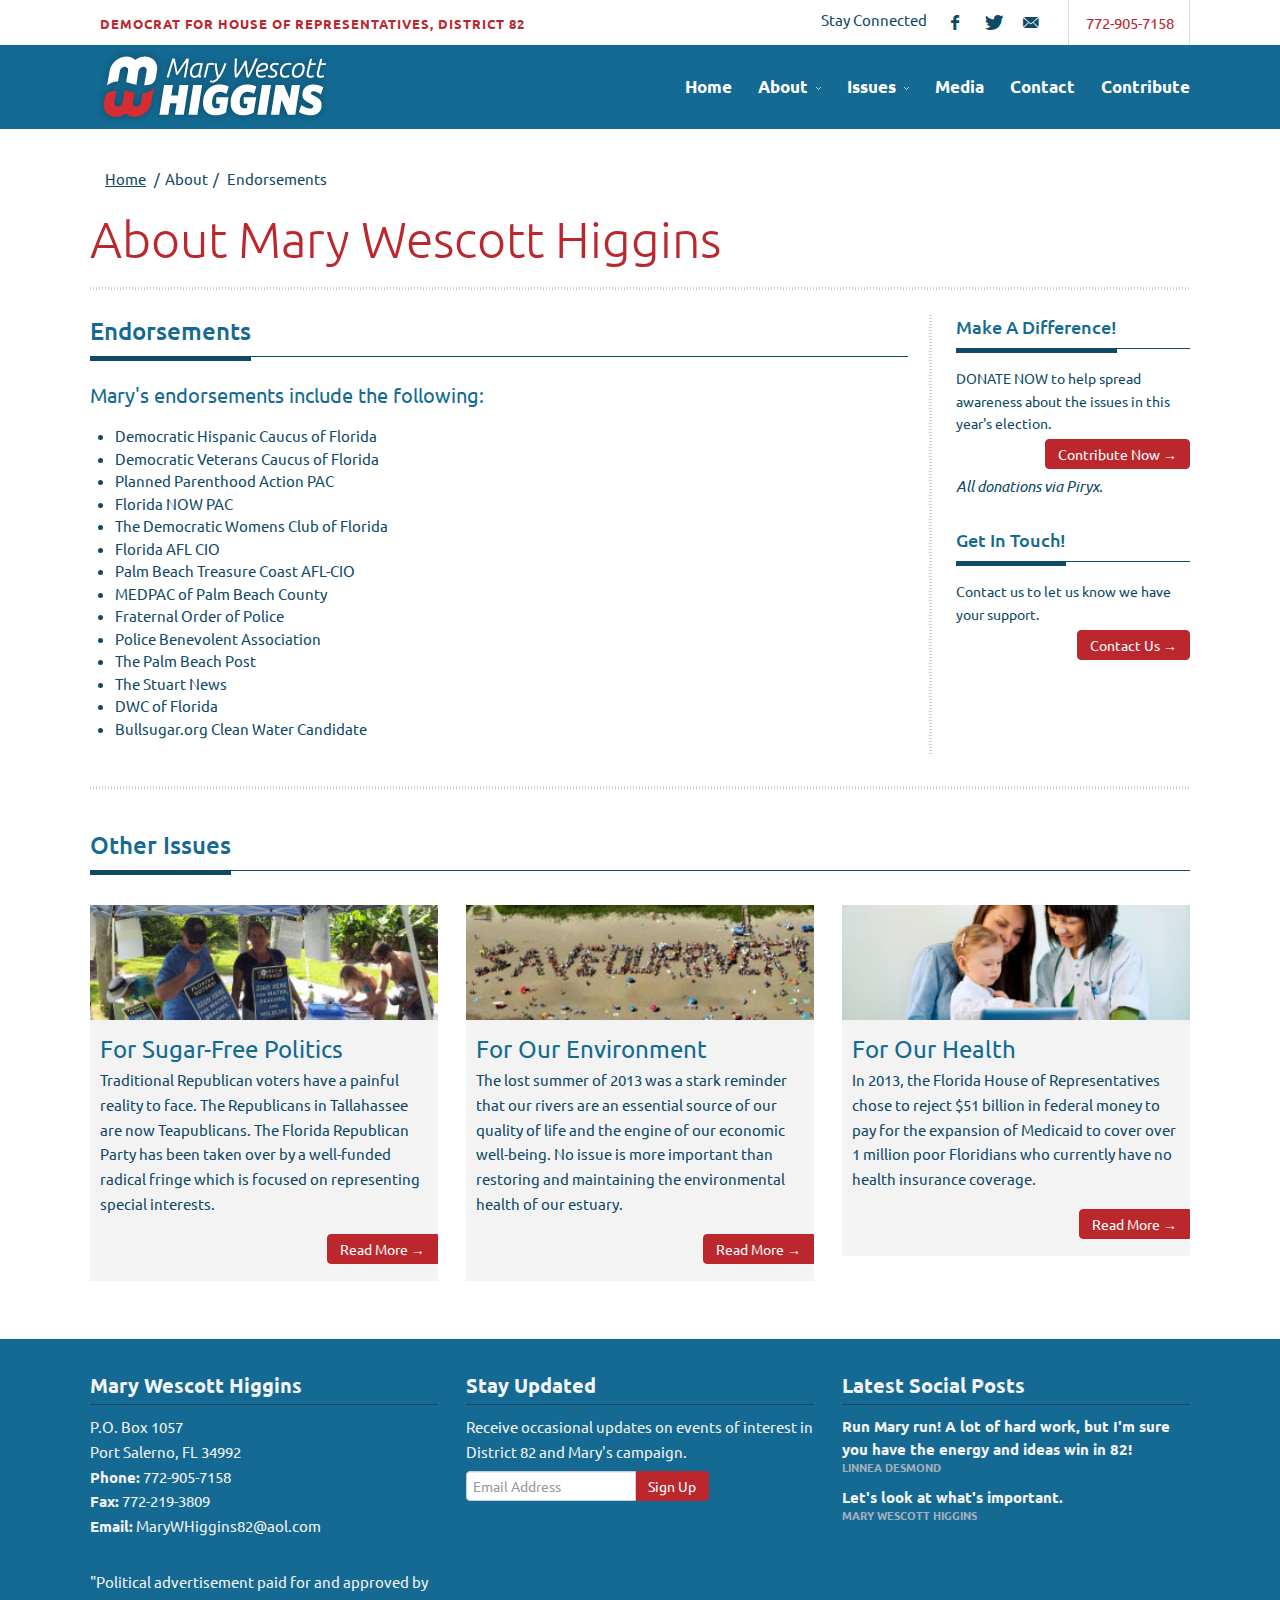
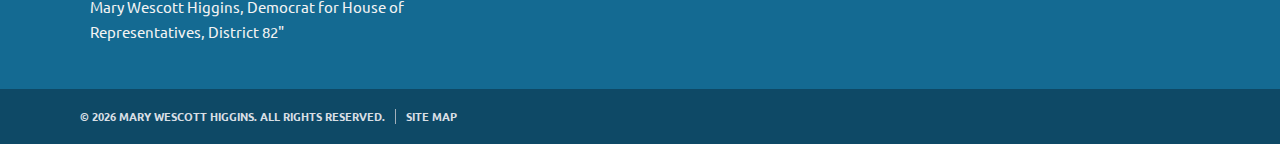
<file: endorsements.html>
<!doctype html>
<!--[if lt IE 7]> <html class="no-js lt-ie9 lt-ie8 lt-ie7" lang="en" dir="ltr"> <![endif]-->
<!--[if IE 7]> <html class="no-js lt-ie9 lt-ie8" lang="en" dir="ltr"> <![endif]-->
<!--[if IE 8]> <html class="no-js lt-ie9" lang="en" dir="ltr"> <![endif]-->
<!--[if gt IE 8]><!--><html class="no-js" lang="en" dir="ltr"><!--<![endif]-->

<head>
<title>Endorsements | Mary Wescott Higgins</title>

<!-- Meta Data ================ -->
<meta charset="UTF-8" />
<meta name="description" content="Fill this in with your information" />
<meta name="viewport" content="width=device-width, initial-scale=1.0" />
<meta name="apple-mobile-web-app-capable" content="yes" />

<!-- CSS ================ -->
<link rel="stylesheet" href="assets/css/bootstrap.min.css" type="text/css"/>
<link rel="stylesheet" href="assets/css/style.css" type="text/css"/>
<link rel="stylesheet" href="assets/css/header-1.css" type="text/css"/>

<!-- Icons ================ -->
<!-- For non-Retina iPhone, iPod Touch, and Android 2.1+ devices: -->
<link rel="apple-touch-icon-precomposed" href="apple-touch-icon-precomposed.png" />
<!-- For first- and second-generation iPad: -->
<link rel="apple-touch-icon-precomposed" sizes="72x72" href="apple-touch-icon-72x72-precomposed.png" />
<!-- For iPhone with high-resolution Retina display: -->
<link rel="apple-touch-icon-precomposed" sizes="114x114" href="apple-touch-icon-114x114-precomposed.png" />
<!-- For third-generation iPad with high-resolution Retina display: -->
<link rel="apple-touch-icon-precomposed" sizes="144x144" href="apple-touch-icon-144x144-precomposed.png" />
<link rel="shortcut icon" href="favicon.ico" />

<!-- Open Graph for facebook
http://graph.facebook.com/[UserName] replace [UserName] 
with yours and get your fb:admis content information where the XXXX goes.
================================================== -->
<meta property="og:title" content="" />
<meta property="og:type" content="" />
<meta property="og:url" content="" />
<meta property="og:image" content=""/>
<meta property="og:site_name" content="" />
<meta property="fb:admins" content="XXXXX" />
<meta property="og:locale" content="en_us" />
<meta property="og:description" content="  " />


<!-- SCRIPTS ============================================== -->
		<!--	NOTE:: jquery 1.9.1 supports older ie, 2.0 does not, but 1.9.1 does not work well on ie8 and 
				lower so version 1.7.2 is called for older versions of ie 
				:: calling jQuery in the head for ajax work if necessary.
				-->
		<!--[if gt IE 8]><!-->
		<script src="http://ajax.googleapis.com/ajax/libs/jquery/1.9.1/jquery.min.js"></script>
		<script>window.jQuery || document.write('<script src="assets/js/jquery-1.9.1.min.js"><\/script>')</script>
		<!--<![endif]-->
		<!--[if lte IE 8]>
			<script src="http://ajax.googleapis.com/ajax/libs/jquery/1.7.2/jquery.min.js"></script>
		<![endif]-->

<!-- Add to Head after Style sheet http://modernizr.com/docs/#installing  ================ -->
<script src="assets/js/modernizr.js"></script><!-- js multiple backgrounds svg background size -->

</head>
<body class="about">

<!-- begin accesibility skip to nav skip content -->
<ul class="visuallyhidden" id="top">
	<li><a href="#nav" title="Skip to navigation" accesskey="n">Skip to navigation</a></li>
	<li><a href="#page" title="Skip to content" accesskey="c">Skip to content</a></li>
</ul>
<!-- end /.visuallyhidden accesibility--> 

<!-- mobile navigation trigger-->
<h5 class="mobile_nav"><a href="javascript:void(0)">&nbsp;<span></span></a></h5>
<!--end mobile navigation trigger-->

<section class="container preheader"> 
	
	<!--this is the login for the user-->
	<nav class="user clearfix"><h1>DEMOCRAT FOR HOUSE OF REPRESENTATIVES, DISTRICT 82</h1></nav>
	<!--close user nav-->
	<div class="phone"><a href="tel:7729057158" class="tele">772-905-7158</a></div>
	<ul class="social">
        <li><p>Stay Connected</p></li>
		<li><a class="socicon small facebook" href="https://www.facebook.com/maryhiggins82" data-placement="bottom" title="Follow us on Facebook"></a></li>
        <li><a class="socicon small twitter" href="https://twitter.com/cyndilenz" data-placement="bottom" title="Follow us on Twitter"></a></li>
        <li><a class="socicon small email" href="mailto:MaryWHiggins82@aol.com" data-placement="bottom" title="Get in touch!"></a></li>
	</ul>
</section>

<!-- begin .header-->
<header class="header  clearfix"> <img src="assets/images/print-logo.png" class="print logo" alt="name of company" />
	<div class="container"> 
		<div class="mobile-menu-holder"><!--clone menu here for mobile--></div>
		<!-- begin #main_menu -->
		<nav id="main_menu">
			<ul class="primary_menu">
				<li><a href="index.html">Home</a></li>
                <li class="parent"><a href="javascript:void(0)">About<i></i></a>
                    <ul>
						<li><a href="biography.html">Biography</a></li>
                        <li class="active"><a href="endorsements.html">Endorsements</a></li>
					</ul>
                </li>
				<li class="parent"><a href="javascript:void(0)">Issues<i></i></a>
					<ul>
						<li><a href="issues-for-our-environment.html">For Our Environment</a></li>
						<li><a href="issues-for-our-health.html">For Our Health</a></li>
						<li><a href="issues-for-our-schools.html">For Our Schools</a></li>
						<li><a href="issues-for-sugar-free-politics.html">For Sugar-Free Politics</a></li>
					</ul>
				</li>
				<li><a href="media.html">Media</a>
				</li>
				<li><a href="contact.php">Contact<i></i></a>
				</li>
				<li><a href="contribute.html">Contribute</a></li>
			</ul>
		</nav>
		<!-- close / #main_menu --> 
		
		<!-- begin #logo -->
		<div id="logo"> <a href="index.html"><img alt="" src="assets/images/mwh-logo.gif" /><em>Mary Wescott Higgins</em><!--effing ie7 support--></a> </div>
		<!-- end #logo --> 
		
	</div>
	<!-- close / .container--> 
</header>
<!-- close /.header --> 

<!-- begin #page - the container for everything but header -->
<div id="page">
	<div class="container visible-phone">
		<p class="right"><a class="btn btn-primary scrollto" href="#secondary-nav">Page Menu &nbsp;<i class="icon-align-justify"></i></a></p>
	</div>
	<div class="container">
		<ul class="breadcrumb">
            <li><a href="index.html">Home</a> <span class="divider">/</span>About<span class="divider">/</span></li>
			<li class="active">Endorsements</li>
		</ul>
	</div>
	<div class="hero-unit">
		<div class="container">
			<h2>About Mary Wescott Higgins</h2>
		</div>
		<!--close container--> 
	</div>
	<!--close hero-unit-->
	
	<div class="container clearfix" id="main-content"><!--begin main content-->
		<div class="row-fluid sidebar-right"><!--begin row-fluid-->
			<div class="span9 primary-column">
				<h3 class="short_headline"><span>Endorsements</span></h3>
				<h4><span>Mary's endorsements include the following:</span></h4>
				<ul type="disc">
					<li>Democratic Hispanic Caucus of Florida</li>
					<li>Democratic Veterans Caucus of Florida</li>
					<li>Planned Parenthood Action PAC</li>
					<li>Florida NOW PAC</li>
					<li>The Democratic Womens Club of Florida</li>
					<li>Florida AFL CIO</li>
                    <li>Palm Beach Treasure Coast AFL-CIO</li>
					<li>MEDPAC of Palm Beach County</li>
					<li>Fraternal Order of Police</li>
					<li>Police Benevolent Association</li>
                    <li>The Palm Beach Post</li>
                    <li>The Stuart News</li>
                    <li>DWC of Florida</li>
                    <li>Bullsugar.org Clean Water Candidate</li>
				</ul>
                
				
				<!--<h3>Multiple Image Figures</h3>
				<p>Class "three-images"</p>
				<figure class="three-images clearfix"> <img src="../demo/fresh-work/fw-430px-Vincent_Willem_van_Gogh_014.png" alt=""> <img src="../demo/fresh-work/fw-708px-Vincent_Willem_van_Gogh_012.png" alt=" "> <img src="../demo/fresh-work/fw-744px-Edouard_Manet_010.png" alt=" ">
					<figcaption>Public domain images.</figcaption>
				</figure>
				<p>Class "two-images"</p>
				<figure class="two-images clearfix"> <img src="../demo/fresh-work/fw-430px-Vincent_Willem_van_Gogh_014.png" alt=""> <img src="../demo/fresh-work/fw-708px-Vincent_Willem_van_Gogh_012.png" alt=" ">
					<figcaption>Public domain images.</figcaption>
				</figure>-->
				
			</div>
			<!--close span9 primary-column-->
			
			<section class="span3 sidebar secondary-column" id="secondary-nav">
				<!--<aside class="widget clearfix">
					<h5 class="short_headline"><span>Your Voice Matters!</span></h5>
					<p>Make a difference for Florida. SIGN THE PETITION to make Mary Wescott Higgins an official candidate for State Representative.</p>
					<p class="right"><a href="petition.html" class="btn btn-primary">Sign the Petition &rarr;</a></p>
				</aside>-->
				<!--close aside widget-->
				<aside class="widget clearfix">
					<h5 class="short_headline"><span>Make A Difference!</span></h5>
					<p>DONATE NOW to help spread awareness about the issues in this year's election.</p>
					<p class="right"><a href="contribute.html" class="btn btn-primary">Contribute Now &rarr;</a></p>
					<em>All donations via Piryx.</em>
				</aside>
				<!--close aside .widget--> 
				<aside class="widget clearfix">
					<h5 class="short_headline"><span>Get In Touch!</span></h5>
					<p>Contact us to let us know we have your support.</p>
					<p class="right"><a href="contact.php" class="btn btn-primary">Contact Us &rarr;</a></p>
				</aside>
				<!--close aside .widget-->
				
			</section>
			<!--close section sidebar span3--> 
			
		</div>
		<!--close row-fluid--> 
		<hr>
		<h3 class="short_headline"><span>Other Issues</span></h3>
		<!-- begin equalHeights columns 3 -->
		<div class="row-fluid equalHero equalHeights">
			<div class="span4"> <a href="issues-for-sugar-free-politics.html"><img src="assets/images/rebublican-voters-mini.jpg" class="aligncenter" alt="Rebublican Voters"></a>
				<h3><a href="issues-for-sugar-free-politics.html">For Sugar-Free Politics</a></h3>
				<p>Traditional Republican voters have a painful reality to face. The Republicans in Tallahassee are now Teapublicans. The Florida Republican Party has been taken over by a well-funded radical fringe which is focused on representing special interests.</p>
				<p class="right"><a href="issues-for-sugar-free-politics.html" class="btn btn-primary">Read More &rarr;</a></p>
			</div>
			<!-- close .span4 -->
			<div class="span4"> <a href="issues-for-our-environment.html"><img src="assets/images/lost-summer-mini.jpg" class="aligncenter" alt="Lost Summer"></a>
				<h3><a href="issues-for-our-environment.html">For Our Environment</a></h3>
				<p>The lost summer of 2013 was a stark reminder that our rivers are an essential source of our quality of life and the engine of our economic well-being. No issue is more important than restoring and maintaining the environmental health of our estuary.</p>
				<p class="right"><a href="issues-for-our-environment.html" class="btn btn-primary">Read More &rarr;</a></p>
			</div>
			<!-- close .span4-->
			<div class="span4"> <a href="issues-for-our-health.html"><img src="assets/images/florida-healthcare-mini.jpg" class="aligncenter" alt="Florida Healthcare"></a>
				<h3><a href="issues-for-our-health.html">For Our Health</a></h3>
				<p>In 2013, the Florida House of Representatives chose to reject $51 billion in federal money to pay for the expansion of Medicaid to cover over 1 million poor Floridians who currently have no health insurance coverage.</p>
				<p class="right"><a href="issues-for-our-health.html" class="btn btn-primary">Read More &rarr;</a></p>
			</div>
			<!-- close .span4 -->
		</div>
		<!-- close #equalHeights .featured 3 columns -->
		
	</div>
	<!--close .container id="main-content" -->
	
	<!--begin footer -->
	<footer id="footer" class="clearfix">
		<div class="container"><!--footer container-->
			
			
			<div class="row-fluid">
				<div class="span4">
					<section>
						<h4>Mary Wescott Higgins</h4>
						<p>P.O. Box 1057<br>
							Port Salerno, FL 34992<br>
							<strong>Phone:</strong> <a href="tel:7729057158" class="">772-905-7158</a><br>
							<strong>Fax:</strong> 772-219-3809<br>
							<strong>Email:</strong> <a href="mailto:MaryWHiggins82@aol.com">MaryWHiggins82@aol.com</a> </p>
							<br>
							<p>"Political advertisement paid for and approved by Mary Wescott Higgins, Democrat for House of Representatives, District 82"</p>
					</section>
					<!--close section-->
				</div>
				<!-- close .span4 --> 
				
				<!--section containing newsletter signup and recent images-->
				<div class="span4">
					<section>
						<h4>Stay Updated</h4>
						<p>Receive occasional updates on events of interest in District 82 and Mary's campaign.</p>
						<form action="http://maryhiggins82.us3.list-manage.com/subscribe/post?u=fc1bd82cd12ead62c2b420c4d&amp;id=c0a413e69f" method="post">
							<div class="input-append row-fluid">
								<input type="email" placeholder="Email Address" class="span6" name="EMAIL" id="mce-EMAIL" />
								<button class="btn btn-primary">Sign Up</button>
							</div>
							<!--close input-append-->
						</form>
					</section>
					<!--close section-->
				</div>
				<!-- close .span4 --> 
				
				<!--section containing blog posts-->
				<div class="span4">
					<section>
						<h4>Latest Social Posts</h4>
						<ul class="footerPosts">
							<li><a href="https://www.facebook.com/maryhiggins82">Run Mary run! A lot of hard work, but I'm sure you have the energy and ideas win in 82!</a> <span class="meta">Linnea Desmond</span> </li>
							<li><a href="https://www.facebook.com/maryhiggins82">Let's look at what's important.</a> <span class="meta">Mary Wescott Higgins</span> </li>
						</ul>
					</section>
				</div>
				<!-- close .span4 --> 
			</div>
			<!-- close .row-fluid--> 
		</div>
		<!-- close footer .container--> 
		
		<!--change this to your stuff-->
		<section class="footerCredits">
			<div class="container">
				<ul class="clearfix">
					<li>&copy; <script>document.write(new Date().getFullYear());</script> Mary Wescott Higgins. All rights reserved.</li>
					<li><a href="sitemap.html">Site Map</a></li>
				</ul>
			</div>
			<!--footerCredits container--> 
		</section>
		<!--close section--> 
	</footer>
	<!--/.footer--> 
	
	<span class="backToTop"><a href="#top">back to top</a></span> </div>
<!-- close #page--> 

<!-- JS JQuery ================ --> 
<script src="assets/js/bootstrap.min.js"></script>


<script>
$(window).load(function() {
  $('.clientlogos').flexslider({
    animation: 'slide',
	slideshow: false,
    animationLoop: false,
    itemWidth: 183,
    itemMargin: 1,
    minItems: 1,
    maxItems: 6,
	controlNav: false,
	useCSS: false //thins type if true
  });
});
</script> 
<!--initialize scripts / custom scripts all pages--> 
<script src="assets/js/custom.js"></script>
</body>
</html>
</file>
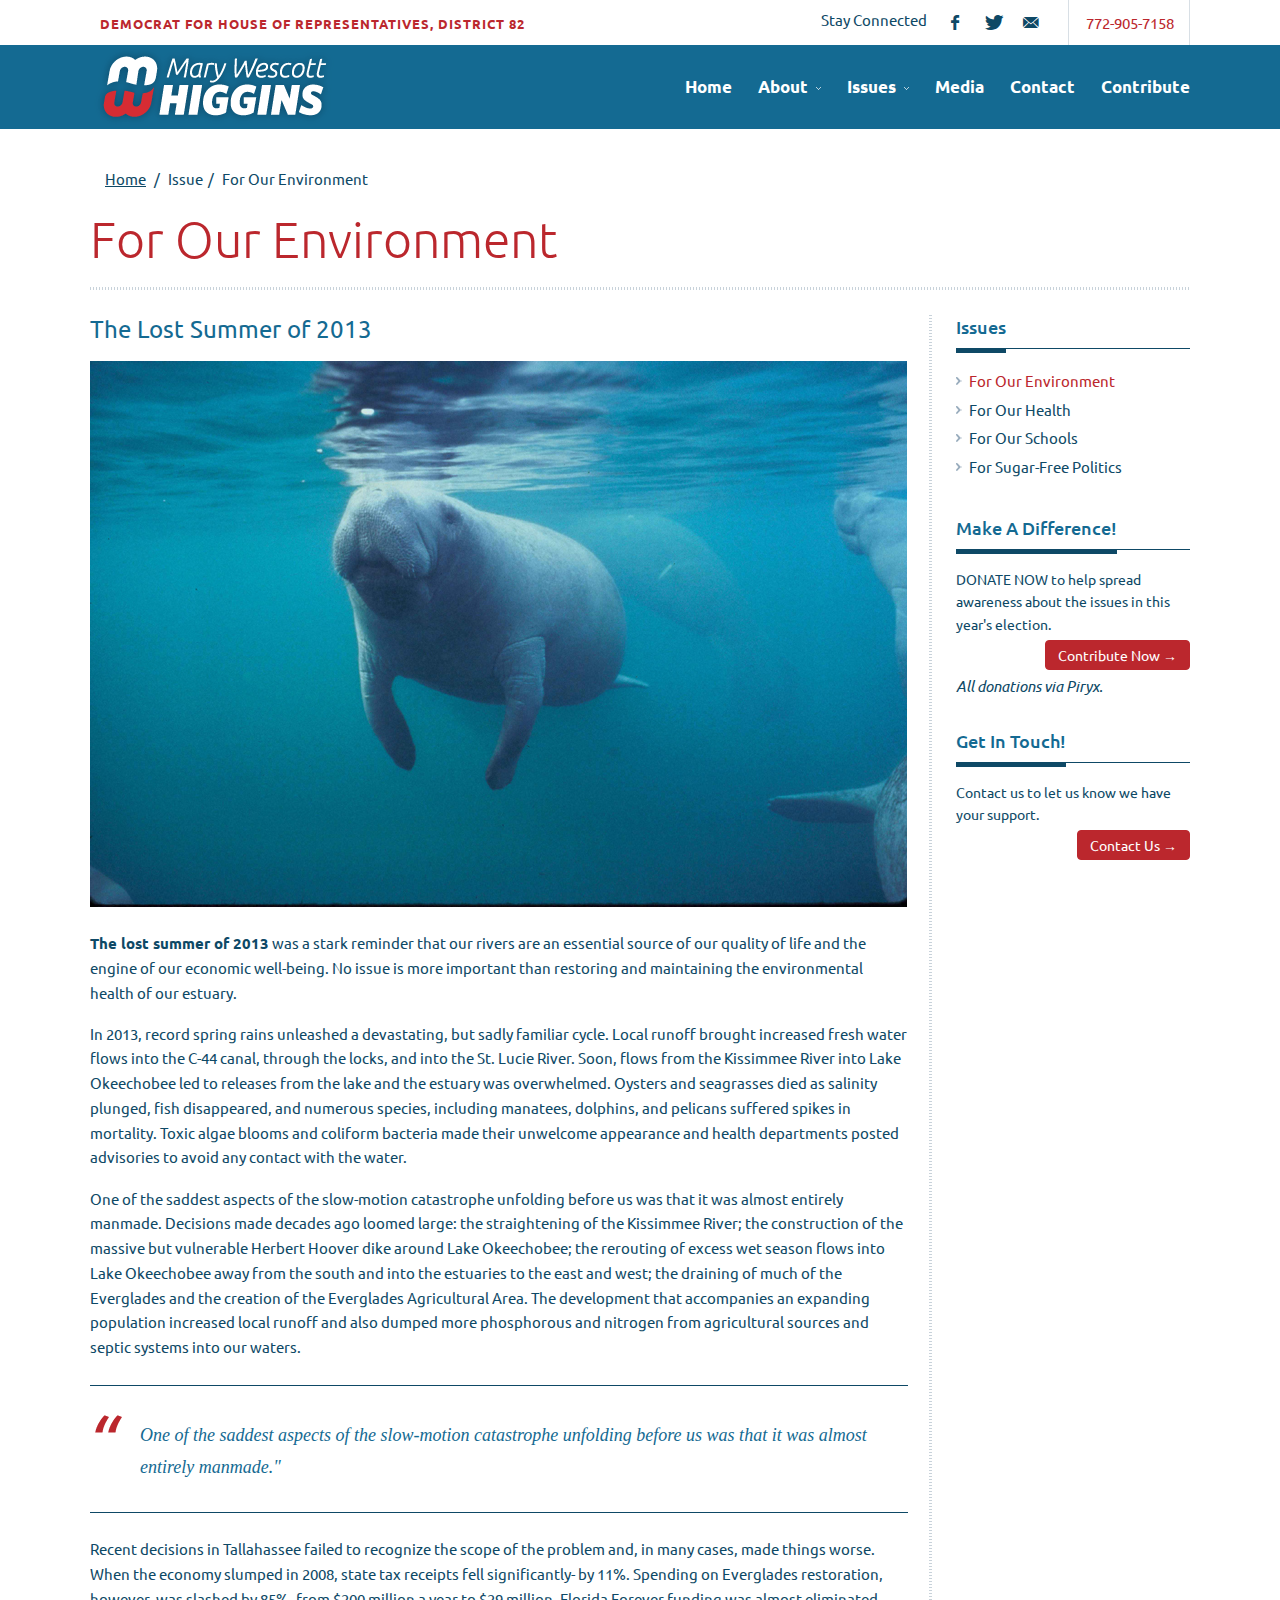
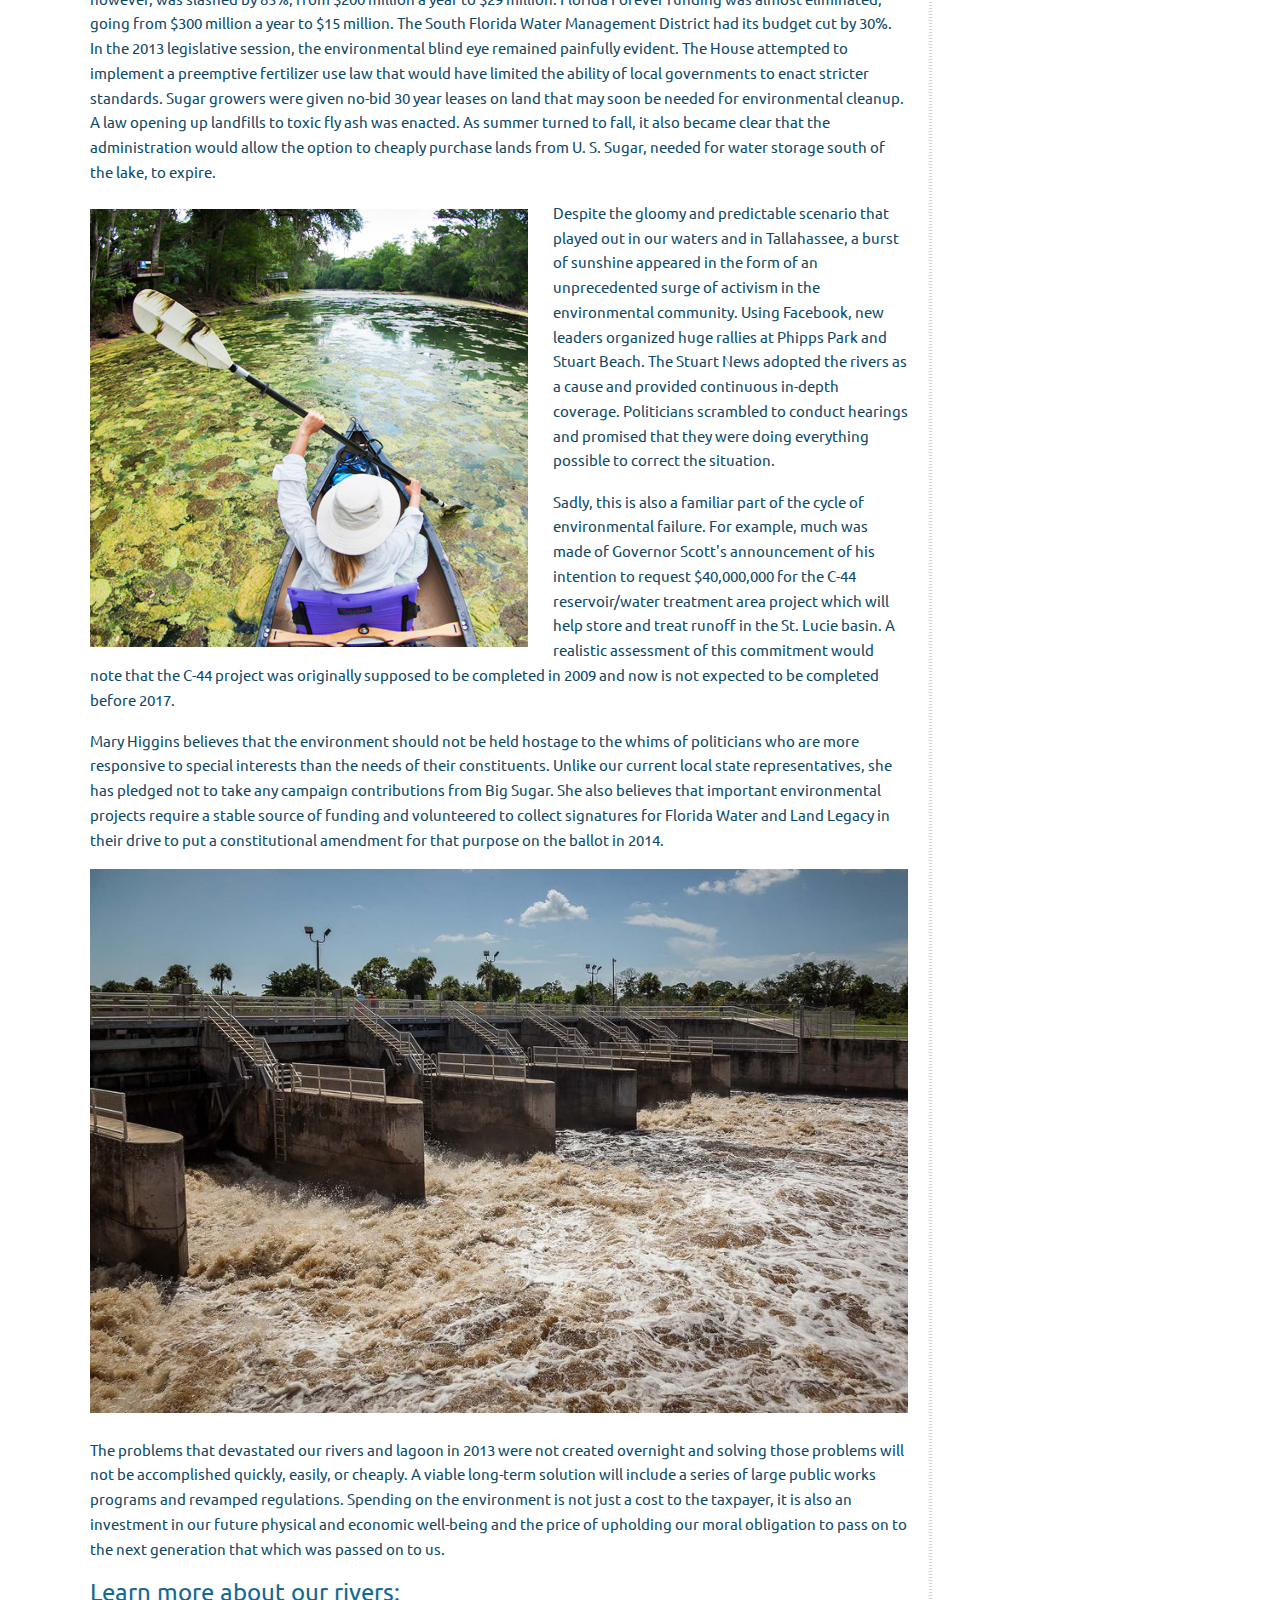
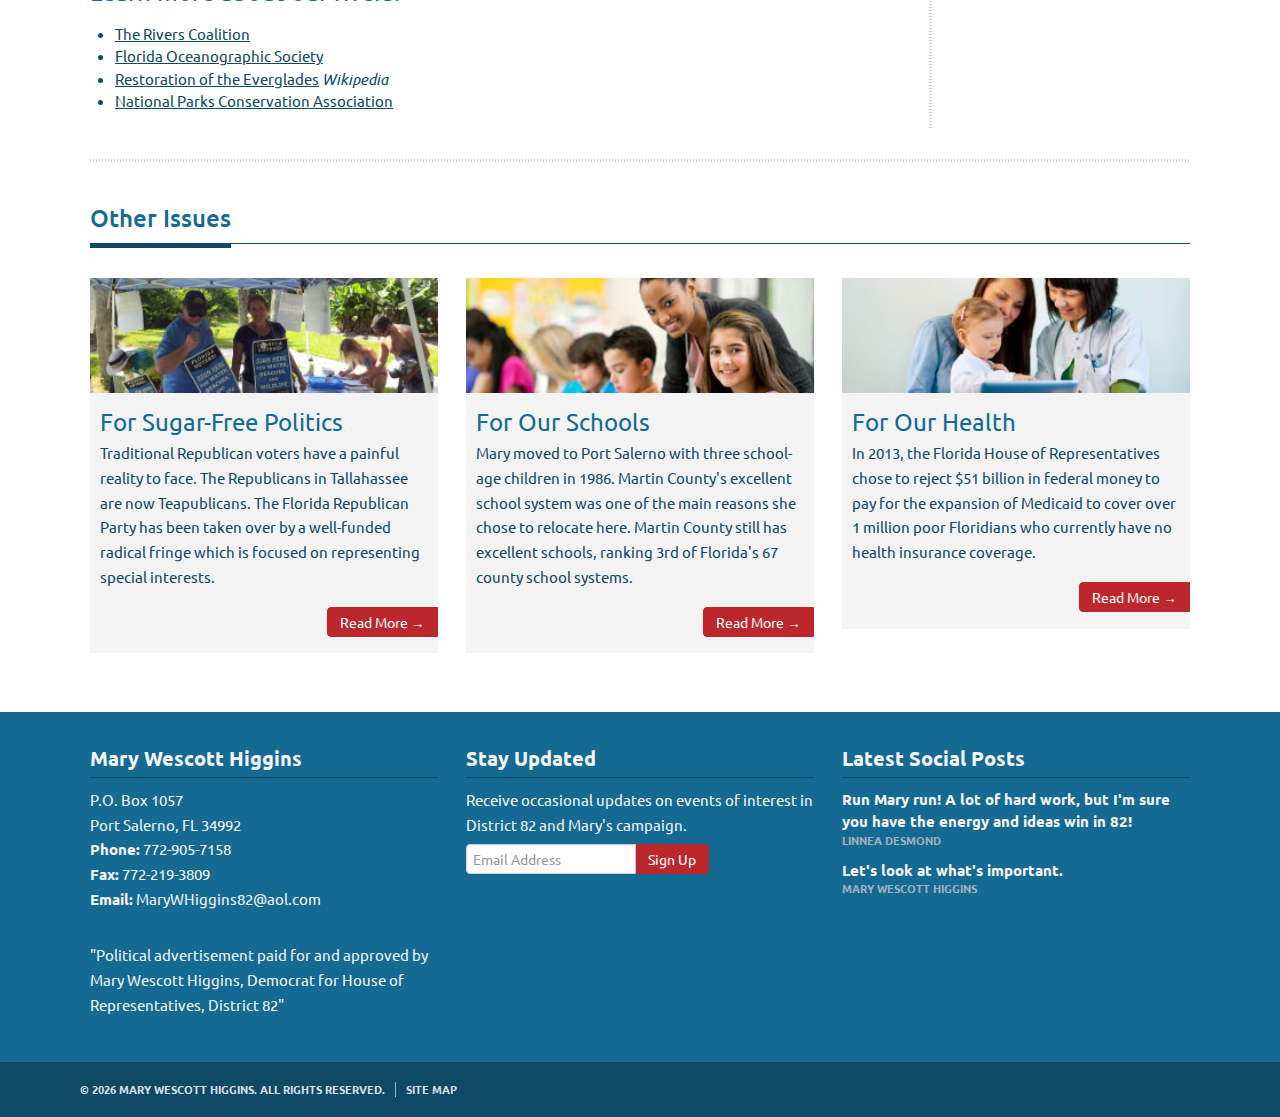
<file: issues-for-our-environment.html>
<!doctype html>
<!--[if lt IE 7]> <html class="no-js lt-ie9 lt-ie8 lt-ie7" lang="en" dir="ltr"> <![endif]-->
<!--[if IE 7]> <html class="no-js lt-ie9 lt-ie8" lang="en" dir="ltr"> <![endif]-->
<!--[if IE 8]> <html class="no-js lt-ie9" lang="en" dir="ltr"> <![endif]-->
<!--[if gt IE 8]><!--><html class="no-js" lang="en" dir="ltr"><!--<![endif]-->

<head>
<title>Issues | For Our Environment</title>

<!-- Meta Data ================ -->
<meta charset="UTF-8" />
<meta name="description" content="Fill this in with your information" />
<meta name="viewport" content="width=device-width, initial-scale=1.0" />
<meta name="apple-mobile-web-app-capable" content="yes" />

<!-- CSS ================ -->
<link rel="stylesheet" href="assets/css/bootstrap.min.css" type="text/css"/>
<link rel="stylesheet" href="assets/css/style.css" type="text/css"/>
<link rel="stylesheet" href="assets/css/header-1.css" type="text/css"/>

<!-- Icons ================ -->
<!-- For non-Retina iPhone, iPod Touch, and Android 2.1+ devices: -->
<link rel="apple-touch-icon-precomposed" href="apple-touch-icon-precomposed.png" />
<!-- For first- and second-generation iPad: -->
<link rel="apple-touch-icon-precomposed" sizes="72x72" href="apple-touch-icon-72x72-precomposed.png" />
<!-- For iPhone with high-resolution Retina display: -->
<link rel="apple-touch-icon-precomposed" sizes="114x114" href="apple-touch-icon-114x114-precomposed.png" />
<!-- For third-generation iPad with high-resolution Retina display: -->
<link rel="apple-touch-icon-precomposed" sizes="144x144" href="apple-touch-icon-144x144-precomposed.png" />
<link rel="shortcut icon" href="favicon.ico" />

<!-- Open Graph for facebook
http://graph.facebook.com/[UserName] replace [UserName] 
with yours and get your fb:admis content information where the XXXX goes.
================================================== -->
<meta property="og:title" content="" />
<meta property="og:type" content="" />
<meta property="og:url" content="" />
<meta property="og:image" content=""/>
<meta property="og:site_name" content="" />
<meta property="fb:admins" content="XXXXX" />
<meta property="og:locale" content="en_us" />
<meta property="og:description" content="  " />


<!-- SCRIPTS ============================================== -->
		<!--	NOTE:: jquery 1.9.1 supports older ie, 2.0 does not, but 1.9.1 does not work well on ie8 and 
				lower so version 1.7.2 is called for older versions of ie 
				:: calling jQuery in the head for ajax work if necessary.
				-->
		<!--[if gt IE 8]><!-->
		<script src="http://ajax.googleapis.com/ajax/libs/jquery/1.9.1/jquery.min.js"></script>
		<script>window.jQuery || document.write('<script src="assets/js/jquery-1.9.1.min.js"><\/script>')</script>
		<!--<![endif]-->
		<!--[if lte IE 8]>
			<script src="http://ajax.googleapis.com/ajax/libs/jquery/1.7.2/jquery.min.js"></script>
		<![endif]-->

<!-- Add to Head after Style sheet http://modernizr.com/docs/#installing  ================ -->
<script src="assets/js/modernizr.js"></script><!-- js multiple backgrounds svg background size -->

</head>
<body class="figure-images">

<!-- begin accesibility skip to nav skip content -->
<ul class="visuallyhidden" id="top">
	<li><a href="#nav" title="Skip to navigation" accesskey="n">Skip to navigation</a></li>
	<li><a href="#page" title="Skip to content" accesskey="c">Skip to content</a></li>
</ul>
<!-- end /.visuallyhidden accesibility--> 

<!-- mobile navigation trigger-->
<h5 class="mobile_nav"><a href="javascript:void(0)">&nbsp;<span></span></a></h5>
<!--end mobile navigation trigger-->

<section class="container preheader"> 
	
	<!--this is the login for the user-->
	<nav class="user clearfix"><h1>DEMOCRAT FOR HOUSE OF REPRESENTATIVES, DISTRICT 82</h1></nav>
	<!--close user nav-->
	<div class="phone"><a href="tel:7729057158" class="tele">772-905-7158</a></div>
	<ul class="social">
        <li><p>Stay Connected</p></li>
		<li><a class="socicon small facebook" href="https://www.facebook.com/maryhiggins82" data-placement="bottom" title="Follow us on Facebook"></a></li>
        <li><a class="socicon small twitter" href="https://twitter.com/cyndilenz" data-placement="bottom" title="Follow us on Twitter"></a></li>
        <li><a class="socicon small email" href="mailto:MaryWHiggins82@aol.com" data-placement="bottom" title="Get in touch!"></a></li>
	</ul>
</section>

<!-- begin .header-->
<header class="header  clearfix"> <img src="assets/images/print-logo.png" class="print logo" alt="name of company" />
	<div class="container"> 
		<div class="mobile-menu-holder"><!--clone menu here for mobile--></div>
		<!-- begin #main_menu -->
		<nav id="main_menu">
			<ul class="primary_menu">
				<li><a href="index.html">Home</a></li>
				<li class="parent"><a href="javascript:void(0)">About<i></i></a>
                    <ul>
						<li><a href="biography.html">Biography</a></li>
                        <li><a href="endorsements.html">Endorsements</a></li>
					</ul>
                </li>
				<li class="parent"><a href="javascript:void(0)">Issues<i></i></a>
					<ul>
						<li class="active"><a href="issues-for-our-environment.html">For Our Environment</a></li>
						<li><a href="issues-for-our-health.html">For Our Health</a></li>
						<li><a href="issues-for-our-schools.html">For Our Schools</a></li>
						<li><a href="issues-for-sugar-free-politics.html">For Sugar-Free Politics</a></li>
					</ul>
				</li>
				<li><a href="media.html">Media</a>
				</li>
				<li><a href="contact.php">Contact<i></i></a>
				</li>
				<li><a href="contribute.html">Contribute</a></li>
			</ul>
		</nav>
		<!-- close / #main_menu --> 
		
		<!-- begin #logo -->
		<div id="logo"> <a href="index.html"><img alt="" src="assets/images/mwh-logo.gif" /><em>Mary Wescott Higgins</em><!--effing ie7 support--></a> </div>
		<!-- end #logo --> 
		
	</div>
	<!-- close / .container--> 
</header>
<!-- close /.header -->

<!-- begin #page - the container for everything but header -->
<div id="page">
	<div class="container visible-phone">
		<p class="right"><a class="btn btn-primary scrollto" href="#secondary-nav">Page Menu &nbsp;<i class="icon-align-justify"></i></a></p>
	</div>
	<div class="container">
		<ul class="breadcrumb">
			<li><a href="index.html">Home</a> <span class="divider">/</span></li>
			<li>Issue<span class="divider">/</span></li>
			<li class="active">For Our Environment</li>
		</ul>
	</div>
	<div class="hero-unit">
		<div class="container">
			<h2>For Our Environment</h2>
		</div>
		<!--close container--> 
	</div>
	<!--close hero-unit-->
	
	<div class="container clearfix" id="main-content"><!--begin main content-->
		<div class="row-fluid sidebar-right"><!--begin row-fluid-->
			<div class="span9 primary-column">
				<h3>The Lost Summer of 2013</h3>
				<img src="assets/images/issues-for-our-environment-manatee.jpg" class="aligncenter" alt="">
				<p><strong>The lost summer of 2013</strong> was a stark reminder that our rivers are an essential source of our quality of life and the engine of our economic well-being. No issue is more important than restoring and maintaining the environmental health of our estuary.</p>
				<p>In 2013, record spring rains unleashed a devastating, but sadly familiar cycle. Local runoff brought increased fresh water flows into the C-44 canal, through the locks, and into the St. Lucie River. Soon, flows from the Kissimmee River into Lake Okeechobee led to releases from the lake and the estuary was overwhelmed. Oysters and seagrasses died as salinity plunged, fish disappeared, and numerous species, including manatees, dolphins, and pelicans suffered spikes in mortality. Toxic algae blooms and coliform bacteria made their unwelcome appearance and health departments posted advisories to avoid any contact with the water.</p>
				<p>One of the saddest aspects of the slow-motion catastrophe unfolding before us was that it was almost entirely manmade. Decisions made decades ago loomed large: the straightening of the Kissimmee River; the construction of the massive but vulnerable Herbert Hoover dike around Lake Okeechobee; the rerouting of excess wet season flows into Lake Okeechobee away from the south and into the estuaries to the east and west; the draining of much of the Everglades and the creation of the Everglades Agricultural Area. The development that accompanies an expanding population increased local runoff and also dumped more phosphorous and nitrogen from agricultural sources and septic systems into our waters.</p>
				<h3 class="short_headline"><span></span></h3>
				<blockquote>
					<p>One of the saddest aspects of the slow-motion catastrophe unfolding before us was that it was almost entirely manmade."</p>
				</blockquote>
				<h3 class="short_headline"><span></span></h3>
				<p>Recent decisions in Tallahassee failed to recognize the scope of the problem and, in many cases, made things worse. When the economy slumped in 2008, state tax receipts fell significantly- by 11%. Spending on Everglades restoration, however, was slashed by 85%, from $200 million a year to $29 million. Florida Forever funding was almost eliminated, going from $300 million a year to $15 million. The South Florida Water Management District had its budget cut by 30%. In the 2013 legislative session, the environmental blind eye remained painfully evident. The House attempted to implement a preemptive fertilizer use law that would have limited the ability of local governments to enact stricter standards. Sugar growers were given no-bid 30 year leases on land that may soon be needed for environmental cleanup. A law opening up landfills to toxic fly ash was enacted. As summer turned to fall, it also became clear that the administration would allow the option to cheaply purchase lands from U. S. Sugar, needed for water storage south of the lake, to expire.</p>
				<img src="assets/images/issues-for-our-environment-square.jpg" class="alignleft" alt="">
				<p>Despite the gloomy and predictable scenario that played out in our waters and in Tallahassee, a burst of sunshine appeared in the form of an unprecedented surge of activism in the environmental community. Using Facebook, new leaders organized huge rallies at Phipps Park and Stuart Beach. The Stuart News adopted the rivers as a cause and provided continuous in-depth coverage. Politicians scrambled to conduct hearings and promised that they were doing everything possible to correct the situation.</p>
				<p>Sadly, this is also a familiar part of the cycle of environmental failure. For example, much was made of Governor Scott's announcement of his intention to request $40,000,000 for the C-44 reservoir/water treatment area project which will help store and treat runoff in the St. Lucie basin. A realistic assessment of this commitment would note that the C-44 project was originally supposed to be completed in 2009 and now is not expected to be completed before 2017.</p>
				<p>Mary Higgins believes that the environment should not be held hostage to the whims of politicians who are more responsive to special interests than the needs of their constituents. Unlike our current local state representatives, she has pledged not to take any campaign contributions from Big Sugar. She also believes that important environmental projects require a stable source of funding and volunteered to collect signatures for Florida Water and Land Legacy in their drive to put a constitutional amendment for that purpose on the ballot in 2014.</p>
				<img src="assets/images/issues-for-our-environment-locks.jpg" class="aligncenter" alt="">
				<p>The problems that devastated our rivers and lagoon in 2013 were not created overnight and solving those problems will not be accomplished quickly, easily, or cheaply. A viable long-term solution will include a series of large public works programs and revamped regulations. Spending on the environment is not just a cost to the taxpayer, it is also an investment in our future physical and economic well-being and the price of upholding our moral obligation to pass on to the next generation that which was passed on to us.</p>
				<h3>Learn more about our rivers:</h3>
				<ul>
					<li><a href="http://riverscoalition.org/">The Rivers Coalition</a></li>
					<li><a href="http://www.floridaocean.org/">Florida Oceanographic Society</a></li>
					<li><a href="http://en.wikipedia.org/wiki/Restoration_of_the_Everglades">Restoration of the Everglades</a> <i>Wikipedia</i></li>
					<li><a href="http://www.npca.org/protecting-our-parks/park-funding/everglades-funding.html">National Parks Conservation Association</a></li>
				</ul>
				
				<!--<h3>Multiple Image Figures</h3>
				<p>Class "three-images"</p>
				<figure class="three-images clearfix"> <img src="../demo/fresh-work/fw-430px-Vincent_Willem_van_Gogh_014.png" alt=""> <img src="../demo/fresh-work/fw-708px-Vincent_Willem_van_Gogh_012.png" alt=" "> <img src="../demo/fresh-work/fw-744px-Edouard_Manet_010.png" alt=" ">
					<figcaption>Public domain images.</figcaption>
				</figure>
				<p>Class "two-images"</p>
				<figure class="two-images clearfix"> <img src="../demo/fresh-work/fw-430px-Vincent_Willem_van_Gogh_014.png" alt=""> <img src="../demo/fresh-work/fw-708px-Vincent_Willem_van_Gogh_012.png" alt=" ">
					<figcaption>Public domain images.</figcaption>
				</figure>-->
				
			</div>
			<!--close span9 primary-column-->
			
			<section class="span3 sidebar secondary-column" id="secondary-nav">
				<aside class="widget">
					<h5 class="short_headline"><span>Issues</span></h5>
					<ul class="navigation">
						<li class="active"><a href="issues-for-our-environment.html">For Our Environment</a></li>
						<li><a href="issues-for-our-health.html">For Our Health</a></li>
						<li><a href="issues-for-our-schools.html">For Our Schools</a></li>
						<li><a href="issues-for-sugar-free-politics.html">For Sugar-Free Politics</a></li>
					</ul>
				</aside>
				<!--close aside widget-->
				
				<!--<aside class="widget clearfix">
					<h5 class="short_headline"><span>Your Voice Matters!</span></h5>
					<p>Make a difference for Florida. SIGN THE PETITION to make Mary Wescott Higgins an official candidate for State Representative.</p>
					<p class="right"><a href="petition.html" class="btn btn-primary">Sign the Petition &rarr;</a></p>
				</aside>-->
				<!--close aside widget-->
				<aside class="widget clearfix">
					<h5 class="short_headline"><span>Make A Difference!</span></h5>
					<p>DONATE NOW to help spread awareness about the issues in this year's election.</p>
					<p class="right"><a href="contribute.html" class="btn btn-primary">Contribute Now &rarr;</a></p>
					<em>All donations via Piryx.</em>
				</aside>
				<!--close aside .widget--> 
				<aside class="widget clearfix">
					<h5 class="short_headline"><span>Get In Touch!</span></h5>
					<p>Contact us to let us know we have your support.</p>
					<p class="right"><a href="contact.php" class="btn btn-primary">Contact Us &rarr;</a></p>
				</aside>
				<!--close aside .widget-->
				
			</section>
			<!--close section sidebar span3--> 
			
		</div>
		<!--close row-fluid--> 
		<hr>
		<h3 class="short_headline"><span>Other Issues</span></h3>
		<!-- begin equalHeights columns 3 -->
		<div class="row-fluid equalHero equalHeights">
			<div class="span4"> <a href="issues-for-sugar-free-politics.html"><img src="assets/images/rebublican-voters-mini.jpg" class="aligncenter" alt="Rebublican Voters"></a>
				<h3><a href="issues-for-sugar-free-politics.html">For Sugar-Free Politics</a></h3>
				<p>Traditional Republican voters have a painful reality to face. The Republicans in Tallahassee are now Teapublicans. The Florida Republican Party has been taken over by a well-funded radical fringe which is focused on representing special interests.</p>
				<p class="right"><a href="issues-for-sugar-free-politics.html" class="btn btn-primary">Read More &rarr;</a></p>
			</div>
			<!-- close .span4 -->
			<div class="span4"> <a href="issues-for-our-schools.html"><img src="assets/images/issues-for-our-schools-mini.jpg" class="aligncenter" alt="Lost Summer"></a>
				<h3><a href="issues-for-our-schools.html">For Our Schools</a></h3>
				<p>Mary moved to Port Salerno with three school-age children in 1986. Martin County's excellent school system was one of the main reasons she chose to relocate here. Martin County still has excellent schools, ranking 3rd of Florida's 67 county school systems.</p>
				<p class="right"><a href="issues-for-our-schools.html" class="btn btn-primary">Read More &rarr;</a></p>
			</div>
			<!-- close .span4-->
			<div class="span4"> <a href="issues-for-our-health.html"><img src="assets/images/florida-healthcare-mini.jpg" class="aligncenter" alt="Florida Healthcare"></a>
				<h3><a href="issues-for-our-health.html">For Our Health</a></h3>
				<p>In 2013, the Florida House of Representatives chose to reject $51 billion in federal money to pay for the expansion of Medicaid to cover over 1 million poor Floridians who currently have no health insurance coverage.</p>
				<p class="right"><a href="issues-for-our-health.html" class="btn btn-primary">Read More &rarr;</a></p>
			</div>
			<!-- close .span4 -->
		</div>
		<!-- close #equalHeights .featured 3 columns -->
		
	</div>
	<!--close .container id="main-content" --> 
	<!--begin footer -->
	<footer id="footer" class="clearfix">
		<div class="container"><!--footer container-->
			
			
			<div class="row-fluid">
				<div class="span4">
					<section>
						<h4>Mary Wescott Higgins</h4>
						<p>P.O. Box 1057<br>
							Port Salerno, FL 34992<br>
							<strong>Phone:</strong> <a href="tel:7729057158" class="">772-905-7158</a><br>
							<strong>Fax:</strong> 772-219-3809<br>
							<strong>Email:</strong> <a href="mailto:MaryWHiggins82@aol.com">MaryWHiggins82@aol.com</a> </p>
							<br>
							<p>"Political advertisement paid for and approved by Mary Wescott Higgins, Democrat for House of Representatives, District 82"</p>
					</section>
					<!--close section-->
				</div>
				<!-- close .span4 --> 
				
				<!--section containing newsletter signup and recent images-->
				<div class="span4">
					<section>
						<h4>Stay Updated</h4>
						<p>Receive occasional updates on events of interest in District 82 and Mary's campaign.</p>
						<form action="http://maryhiggins82.us3.list-manage.com/subscribe/post?u=fc1bd82cd12ead62c2b420c4d&amp;id=c0a413e69f" method="post">
							<div class="input-append row-fluid">
								<input type="email" placeholder="Email Address" class="span6" name="EMAIL" id="mce-EMAIL" />
								<button class="btn btn-primary">Sign Up</button>
							</div>
							<!--close input-append-->
						</form>
					</section>
					<!--close section-->
				</div>
				<!-- close .span4 --> 
				
				<!--section containing blog posts-->
				<div class="span4">
					<section>
						<h4>Latest Social Posts</h4>
						<ul class="footerPosts">
							<li><a href="https://www.facebook.com/maryhiggins82">Run Mary run! A lot of hard work, but I'm sure you have the energy and ideas win in 82!</a> <span class="meta">Linnea Desmond</span> </li>
							<li><a href="https://www.facebook.com/maryhiggins82">Let's look at what's important.</a> <span class="meta">Mary Wescott Higgins</span> </li>
						</ul>
					</section>
				</div>
				<!-- close .span4 --> 
			</div>
			<!-- close .row-fluid--> 
		</div>
		<!-- close footer .container--> 
		
		<!--change this to your stuff-->
		<section class="footerCredits">
			<div class="container">
				<ul class="clearfix">
					<li>&copy; <script>document.write(new Date().getFullYear());</script> Mary Wescott Higgins. All rights reserved.</li>
					<li><a href="sitemap.html">Site Map</a></li>
				</ul>
			</div>
			<!--footerCredits container--> 
		</section>
		<!--close section--> 
	</footer>
	<!--/.footer-->  
	
	<span class="backToTop"><a href="#top">back to top</a></span> </div>
<!-- close #page--> 

<!-- JS JQuery ================ --> 
<script src="assets/js/bootstrap.min.js"></script>


<!--initialize scripts / custom scripts all pages--> 
<script src="assets/js/custom.js"></script>
</body>
</html>
</file>
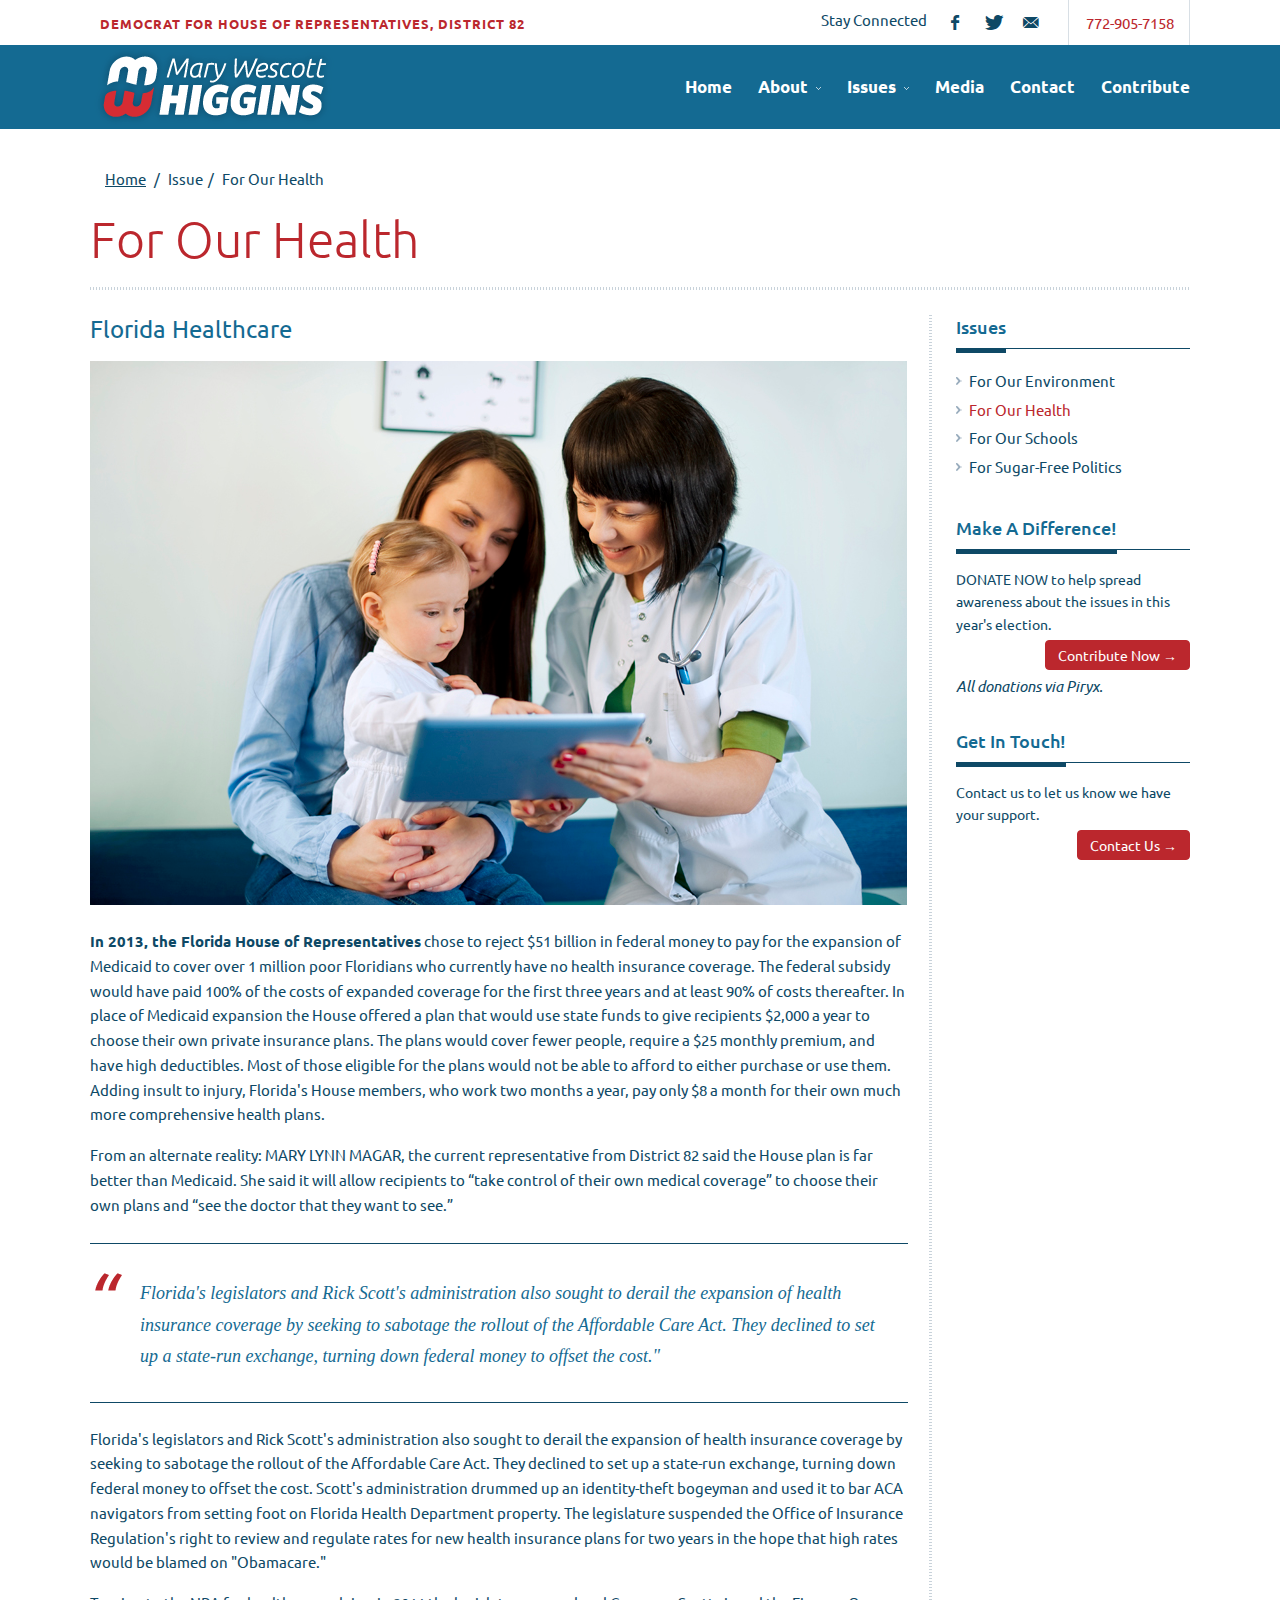
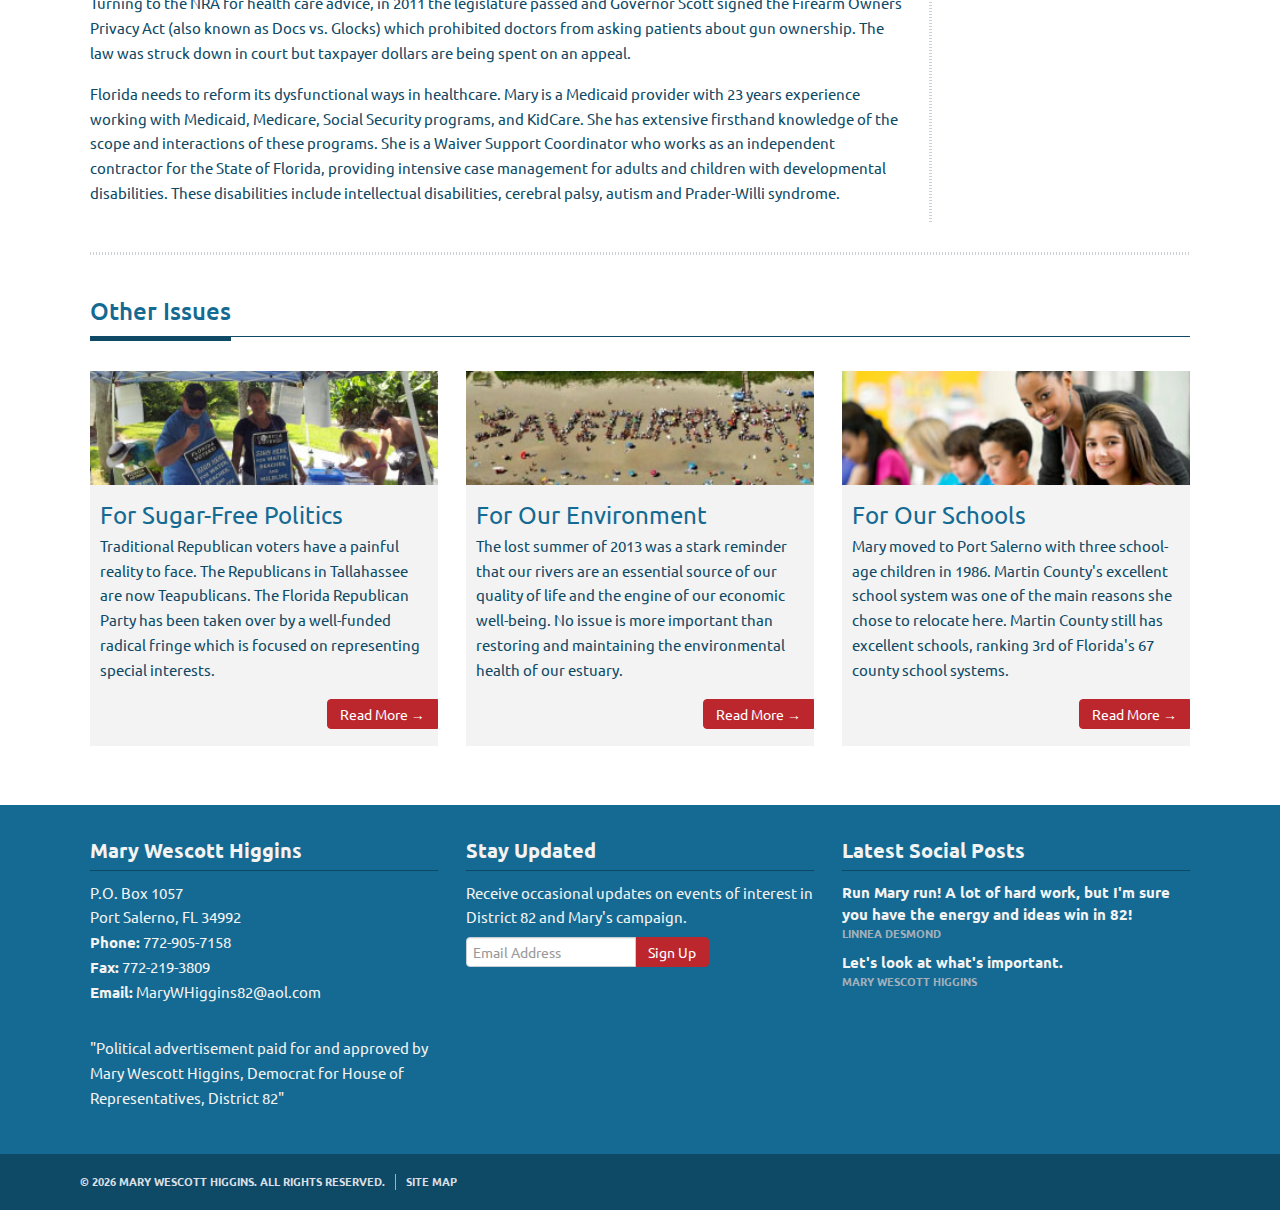
<file: issues-for-our-health.html>
<!doctype html>
<!--[if lt IE 7]> <html class="no-js lt-ie9 lt-ie8 lt-ie7" lang="en" dir="ltr"> <![endif]-->
<!--[if IE 7]> <html class="no-js lt-ie9 lt-ie8" lang="en" dir="ltr"> <![endif]-->
<!--[if IE 8]> <html class="no-js lt-ie9" lang="en" dir="ltr"> <![endif]-->
<!--[if gt IE 8]><!--><html class="no-js" lang="en" dir="ltr"><!--<![endif]-->

<head>
<title>Issues | For Our Health</title>

<!-- Meta Data ================ -->
<meta charset="UTF-8" />
<meta name="description" content="Fill this in with your information" />
<meta name="viewport" content="width=device-width, initial-scale=1.0" />
<meta name="apple-mobile-web-app-capable" content="yes" />

<!-- CSS ================ -->
<link rel="stylesheet" href="assets/css/bootstrap.min.css" type="text/css"/>
<link rel="stylesheet" href="assets/css/style.css" type="text/css"/>
<link rel="stylesheet" href="assets/css/header-1.css" type="text/css"/>

<!-- Icons ================ -->
<!-- For non-Retina iPhone, iPod Touch, and Android 2.1+ devices: -->
<link rel="apple-touch-icon-precomposed" href="apple-touch-icon-precomposed.png" />
<!-- For first- and second-generation iPad: -->
<link rel="apple-touch-icon-precomposed" sizes="72x72" href="apple-touch-icon-72x72-precomposed.png" />
<!-- For iPhone with high-resolution Retina display: -->
<link rel="apple-touch-icon-precomposed" sizes="114x114" href="apple-touch-icon-114x114-precomposed.png" />
<!-- For third-generation iPad with high-resolution Retina display: -->
<link rel="apple-touch-icon-precomposed" sizes="144x144" href="apple-touch-icon-144x144-precomposed.png" />
<link rel="shortcut icon" href="favicon.ico" />

<!-- Open Graph for facebook
http://graph.facebook.com/[UserName] replace [UserName] 
with yours and get your fb:admis content information where the XXXX goes.
================================================== -->
<meta property="og:title" content="" />
<meta property="og:type" content="" />
<meta property="og:url" content="" />
<meta property="og:image" content=""/>
<meta property="og:site_name" content="" />
<meta property="fb:admins" content="XXXXX" />
<meta property="og:locale" content="en_us" />
<meta property="og:description" content="  " />


<!-- SCRIPTS ============================================== -->
		<!--	NOTE:: jquery 1.9.1 supports older ie, 2.0 does not, but 1.9.1 does not work well on ie8 and 
				lower so version 1.7.2 is called for older versions of ie 
				:: calling jQuery in the head for ajax work if necessary.
				-->
		<!--[if gt IE 8]><!-->
		<script src="http://ajax.googleapis.com/ajax/libs/jquery/1.9.1/jquery.min.js"></script>
		<script>window.jQuery || document.write('<script src="assets/js/jquery-1.9.1.min.js"><\/script>')</script>
		<!--<![endif]-->
		<!--[if lte IE 8]>
			<script src="http://ajax.googleapis.com/ajax/libs/jquery/1.7.2/jquery.min.js"></script>
		<![endif]-->

<!-- Add to Head after Style sheet http://modernizr.com/docs/#installing  ================ -->
<script src="assets/js/modernizr.js"></script><!-- js multiple backgrounds svg background size -->

</head>
<body class="figure-images">

<!-- begin accesibility skip to nav skip content -->
<ul class="visuallyhidden" id="top">
	<li><a href="#nav" title="Skip to navigation" accesskey="n">Skip to navigation</a></li>
	<li><a href="#page" title="Skip to content" accesskey="c">Skip to content</a></li>
</ul>
<!-- end /.visuallyhidden accesibility--> 

<!-- mobile navigation trigger-->
<h5 class="mobile_nav"><a href="javascript:void(0)">&nbsp;<span></span></a></h5>
<!--end mobile navigation trigger-->

<section class="container preheader"> 
	
	<!--this is the login for the user-->
	<nav class="user clearfix"><h1>DEMOCRAT FOR HOUSE OF REPRESENTATIVES, DISTRICT 82</h1></nav>
	<!--close user nav-->
	<div class="phone"><a href="tel:7729057158" class="tele">772-905-7158</a></div>
	<ul class="social">
        <li><p>Stay Connected</p></li>
		<li><a class="socicon small facebook" href="https://www.facebook.com/maryhiggins82" data-placement="bottom" title="Follow us on Facebook"></a></li>
        <li><a class="socicon small twitter" href="https://twitter.com/cyndilenz" data-placement="bottom" title="Follow us on Twitter"></a></li>
        <li><a class="socicon small email" href="mailto:MaryWHiggins82@aol.com" data-placement="bottom" title="Get in touch!"></a></li>
	</ul>
</section>

<!-- begin .header-->
<header class="header  clearfix"> <img src="assets/images/print-logo.png" class="print logo" alt="name of company" />
	<div class="container"> 
		<div class="mobile-menu-holder"><!--clone menu here for mobile--></div>
		<!-- begin #main_menu -->
		<nav id="main_menu">
			<ul class="primary_menu">
				<li><a href="index.html">Home</a></li>
				<li class="parent"><a href="javascript:void(0)">About<i></i></a>
                    <ul>
						<li><a href="biography.html">Biography</a></li>
                        <li><a href="endorsements.html">Endorsements</a></li>
					</ul>
                </li>
				<li class="parent"><a href="javascript:void(0)">Issues<i></i></a>
					<ul>
						<li><a href="issues-for-our-environment.html">For Our Environment</a></li>
						<li class="active"><a href="issues-for-our-health.html">For Our Health</a></li>
						<li><a href="issues-for-our-schools.html">For Our Schools</a></li>
						<li><a href="issues-for-sugar-free-politics.html">For Sugar-Free Politics</a></li>
					</ul>
				</li>
				<li><a href="media.html">Media</a>
				</li>
				<li><a href="contact.php">Contact<i></i></a>
				</li>
				<li><a href="contribute.html">Contribute</a></li>
			</ul>
		</nav>
		<!-- close / #main_menu --> 
		
		<!-- begin #logo -->
		<div id="logo"> <a href="index.html"><img alt="" src="assets/images/mwh-logo.gif" /><em>Mary Wescott Higgins</em><!--effing ie7 support--></a> </div>
		<!-- end #logo --> 
		
	</div>
	<!-- close / .container--> 
</header>
<!-- close /.header -->

<!-- begin #page - the container for everything but header -->
<div id="page">
	<div class="container visible-phone">
		<p class="right"><a class="btn btn-primary scrollto" href="#secondary-nav">Page Menu &nbsp;<i class="icon-align-justify"></i></a></p>
	</div>
	<div class="container">
		<ul class="breadcrumb">
			<li><a href="index.html">Home</a> <span class="divider">/</span></li>
			<li>Issue<span class="divider">/</span></li>
			<li class="active">For Our Health</li>
		</ul>
	</div>
	<div class="hero-unit">
		<div class="container">
			<h2>For Our Health</h2>
		</div>
		<!--close container--> 
	</div>
	<!--close hero-unit-->
	
	<div class="container clearfix" id="main-content"><!--begin main content-->
		<div class="row-fluid sidebar-right"><!--begin row-fluid-->
			<div class="span9 primary-column">
				<h3>Florida Healthcare</h3>
				<img src="assets/images/issues-for-our-health.jpg" class="aligncenter" alt="">
				<p><strong>In 2013, the Florida House of Representatives</strong> chose to reject $51 billion in federal money to pay for the expansion of Medicaid to cover over 1 million poor Floridians who currently have no health insurance coverage. The federal subsidy would have paid 100% of the costs of expanded coverage for the first three years and at least 90% of costs thereafter. In place of Medicaid expansion the House offered a plan that would use state funds to give recipients $2,000 a year to choose their own private insurance plans. The plans would cover fewer people, require a $25 monthly premium, and have high deductibles. Most of those eligible for the plans would not be able to afford to either purchase or use them. Adding insult to injury, Florida's House members, who work two months a year, pay only $8 a month for their own much more comprehensive health plans.</p>
				<p>From an alternate reality: MARY LYNN MAGAR, the current representative from District 82 said the House plan is far better than Medicaid. She said it will allow recipients to “take control of their own medical coverage” to choose their own plans and “see the doctor that they want to see.”</p>
				<h3 class="short_headline"><span></span></h3>
				<blockquote>
					<p>Florida's legislators and Rick Scott's administration also sought to derail the expansion of health insurance coverage by seeking to sabotage the rollout of the Affordable Care Act. They declined to set up a state-run exchange, turning down federal money to offset the cost."</p>
				</blockquote>
				<h3 class="short_headline"><span></span></h3>
				<p>Florida's legislators and Rick Scott's administration also sought to derail the expansion of health insurance coverage by seeking to sabotage the rollout of the Affordable Care Act. They declined to set up a state-run exchange, turning down federal money to offset the cost. Scott's administration drummed up an identity-theft bogeyman and used it to bar ACA navigators from setting foot on Florida Health Department property. The legislature suspended the Office of Insurance Regulation's right to review and regulate rates for new health insurance plans for two years in the hope that high rates would be blamed on "Obamacare."</p>
				<p>Turning to the NRA for health care advice, in 2011 the legislature passed and Governor Scott signed  the Firearm Owners Privacy Act (also known as Docs vs. Glocks) which prohibited doctors from asking patients about gun ownership. The law was struck down in court but taxpayer dollars are being spent on an appeal.</p>
				<p>Florida needs to reform its dysfunctional ways in healthcare. Mary is a Medicaid provider with 23 years experience working with Medicaid, Medicare, Social Security programs, and KidCare. She has extensive firsthand knowledge of the scope and interactions of these programs. She is a  Waiver Support Coordinator who works as an independent contractor for the State of Florida, providing intensive case management for adults and children with developmental disabilities. These disabilities include intellectual disabilities, cerebral palsy, autism and Prader-Willi syndrome.</p>
								
				<!--<h3>Multiple Image Figures</h3>
				<p>Class "three-images"</p>
				<figure class="three-images clearfix"> <img src="../demo/fresh-work/fw-430px-Vincent_Willem_van_Gogh_014.png" alt=""> <img src="../demo/fresh-work/fw-708px-Vincent_Willem_van_Gogh_012.png" alt=" "> <img src="../demo/fresh-work/fw-744px-Edouard_Manet_010.png" alt=" ">
					<figcaption>Public domain images.</figcaption>
				</figure>
				<p>Class "two-images"</p>
				<figure class="two-images clearfix"> <img src="../demo/fresh-work/fw-430px-Vincent_Willem_van_Gogh_014.png" alt=""> <img src="../demo/fresh-work/fw-708px-Vincent_Willem_van_Gogh_012.png" alt=" ">
					<figcaption>Public domain images.</figcaption>
				</figure>-->
				
			</div>
			<!--close span9 primary-column-->
			
			<section class="span3 sidebar secondary-column" id="secondary-nav">
				<aside class="widget">
					<h5 class="short_headline"><span>Issues</span></h5>
					<ul class="navigation">
						<li><a href="issues-for-our-environment.html">For Our Environment</a></li>
						<li class="active"><a href="issues-for-our-health.html">For Our Health</a></li>
						<li><a href="issues-for-our-schools.html">For Our Schools</a></li>
						<li><a href="issues-for-sugar-free-politics.html">For Sugar-Free Politics</a></li>
					</ul>
				</aside>
				<!--close aside widget-->
				
				<!--<aside class="widget clearfix">
					<h5 class="short_headline"><span>Your Voice Matters!</span></h5>
					<p>Make a difference for Florida. SIGN THE PETITION to make Mary Wescott Higgins an official candidate for State Representative.</p>
					<p class="right"><a href="petition.html" class="btn btn-primary">Sign the Petition &rarr;</a></p>
				</aside>-->
				<!--close aside widget-->
				<aside class="widget clearfix">
					<h5 class="short_headline"><span>Make A Difference!</span></h5>
					<p>DONATE NOW to help spread awareness about the issues in this year's election.</p>
					<p class="right"><a href="contribute.html" class="btn btn-primary">Contribute Now &rarr;</a></p>
					<em>All donations via Piryx.</em>
				</aside>
				<!--close aside .widget--> 
				<aside class="widget clearfix">
					<h5 class="short_headline"><span>Get In Touch!</span></h5>
					<p>Contact us to let us know we have your support.</p>
					<p class="right"><a href="contact.php" class="btn btn-primary">Contact Us &rarr;</a></p>
				</aside>
				<!--close aside .widget-->
				
			</section>
			<!--close section sidebar span3--> 
			
		</div>
		<!--close row-fluid--> 
		<hr>
		<h3 class="short_headline"><span>Other Issues</span></h3>
		<!-- begin equalHeights columns 3 -->
		<div class="row-fluid equalHero equalHeights">
			<div class="span4"> <a href="issues-for-sugar-free-politics.html"><img src="assets/images/rebublican-voters-mini.jpg" class="aligncenter" alt="Rebublican Voters"></a>
				<h3><a href="issues-for-sugar-free-politics.html">For Sugar-Free Politics</a></h3>
				<p>Traditional Republican voters have a painful reality to face. The Republicans in Tallahassee are now Teapublicans. The Florida Republican Party has been taken over by a well-funded radical fringe which is focused on representing special interests.</p>
				<p class="right"><a href="issues-for-sugar-free-politics.html" class="btn btn-primary">Read More &rarr;</a></p>
			</div>
			<!-- close .span4 -->
			<div class="span4"> <a href="issues-for-our-environment.html"><img src="assets/images/lost-summer-mini.jpg" class="aligncenter" alt="Lost Summer"></a>
				<h3><a href="issues-for-our-environment.html">For Our Environment</a></h3>
				<p>The lost summer of 2013 was a stark reminder that our rivers are an essential source of our quality of life and the engine of our economic well-being. No issue is more important than restoring and maintaining the environmental health of our estuary.</p>
				<p class="right"><a href="issues-for-our-environment.html" class="btn btn-primary">Read More &rarr;</a></p>
			</div>
			<!-- close .span4-->
			<div class="span4"> <a href="issues-for-our-schools.html"><img src="assets/images/issues-for-our-schools-mini.jpg" class="aligncenter" alt="Lost Summer"></a>
				<h3><a href="issues-for-our-schools.html">For Our Schools</a></h3>
				<p>Mary moved to Port Salerno with three school-age children in 1986. Martin County's excellent school system was one of the main reasons she chose to relocate here. Martin County still has excellent schools, ranking 3rd of Florida's 67 county school systems.</p>
				<p class="right"><a href="issues-for-our-schools.html" class="btn btn-primary">Read More &rarr;</a></p>
			</div>
			<!-- close .span4-->
		</div>
		<!-- close #equalHeights .featured 3 columns -->
		
	</div>
	<!--close .container id="main-content" --> 
	<!--begin footer -->
	<footer id="footer" class="clearfix">
		<div class="container"><!--footer container-->
			
			
			<div class="row-fluid">
				<div class="span4">
					<section>
						<h4>Mary Wescott Higgins</h4>
						<p>P.O. Box 1057<br>
							Port Salerno, FL 34992<br>
							<strong>Phone:</strong> <a href="tel:7729057158" class="">772-905-7158</a><br>
							<strong>Fax:</strong> 772-219-3809<br>
							<strong>Email:</strong> <a href="mailto:MaryWHiggins82@aol.com">MaryWHiggins82@aol.com</a> </p>
							<br>
							<p>"Political advertisement paid for and approved by Mary Wescott Higgins, Democrat for House of Representatives, District 82"</p>
					</section>
					<!--close section-->
				</div>
				<!-- close .span4 --> 
				
				<!--section containing newsletter signup and recent images-->
				<div class="span4">
					<section>
						<h4>Stay Updated</h4>
						<p>Receive occasional updates on events of interest in District 82 and Mary's campaign.</p>
						<form action="http://maryhiggins82.us3.list-manage.com/subscribe/post?u=fc1bd82cd12ead62c2b420c4d&amp;id=c0a413e69f" method="post">
							<div class="input-append row-fluid">
								<input type="email" placeholder="Email Address" class="span6" name="EMAIL" id="mce-EMAIL" />
								<button class="btn btn-primary">Sign Up</button>
							</div>
							<!--close input-append-->
						</form>
					</section>
					<!--close section-->
				</div>
				<!-- close .span4 --> 
				
				<!--section containing blog posts-->
				<div class="span4">
					<section>
						<h4>Latest Social Posts</h4>
						<ul class="footerPosts">
							<li><a href="https://www.facebook.com/maryhiggins82">Run Mary run! A lot of hard work, but I'm sure you have the energy and ideas win in 82!</a> <span class="meta">Linnea Desmond</span> </li>
							<li><a href="https://www.facebook.com/maryhiggins82">Let's look at what's important.</a> <span class="meta">Mary Wescott Higgins</span> </li>
						</ul>
					</section>
				</div>
				<!-- close .span4 --> 
			</div>
			<!-- close .row-fluid--> 
		</div>
		<!-- close footer .container--> 
		
		<!--change this to your stuff-->
		<section class="footerCredits">
			<div class="container">
				<ul class="clearfix">
					<li>&copy; <script>document.write(new Date().getFullYear());</script> Mary Wescott Higgins. All rights reserved.</li>
					<li><a href="sitemap.html">Site Map</a></li>
				</ul>
			</div>
			<!--footerCredits container--> 
		</section>
		<!--close section--> 
	</footer>
	<!--/.footer-->  
	
	<span class="backToTop"><a href="#top">back to top</a></span> </div>
<!-- close #page--> 

<!-- JS JQuery ================ --> 
<script src="assets/js/bootstrap.min.js"></script>


<!--initialize scripts / custom scripts all pages--> 
<script src="assets/js/custom.js"></script>
</body>
</html>
</file>
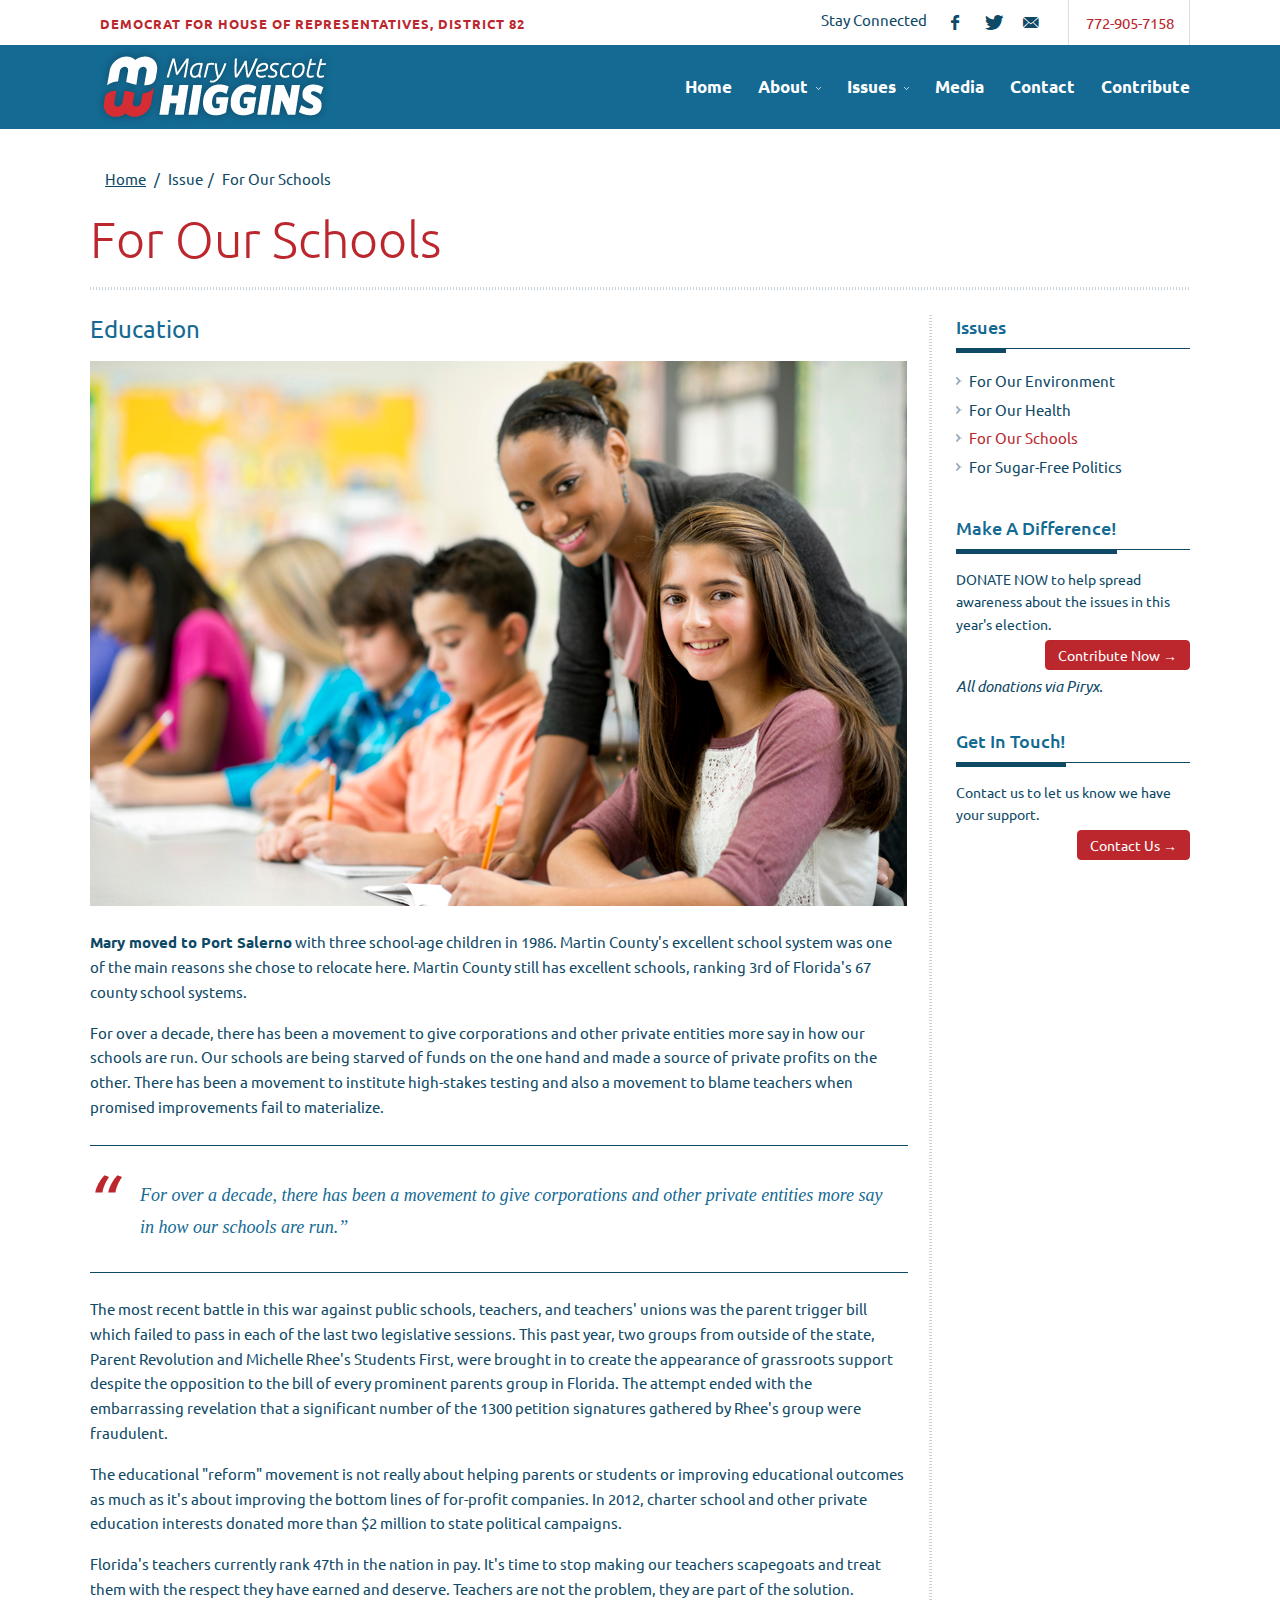
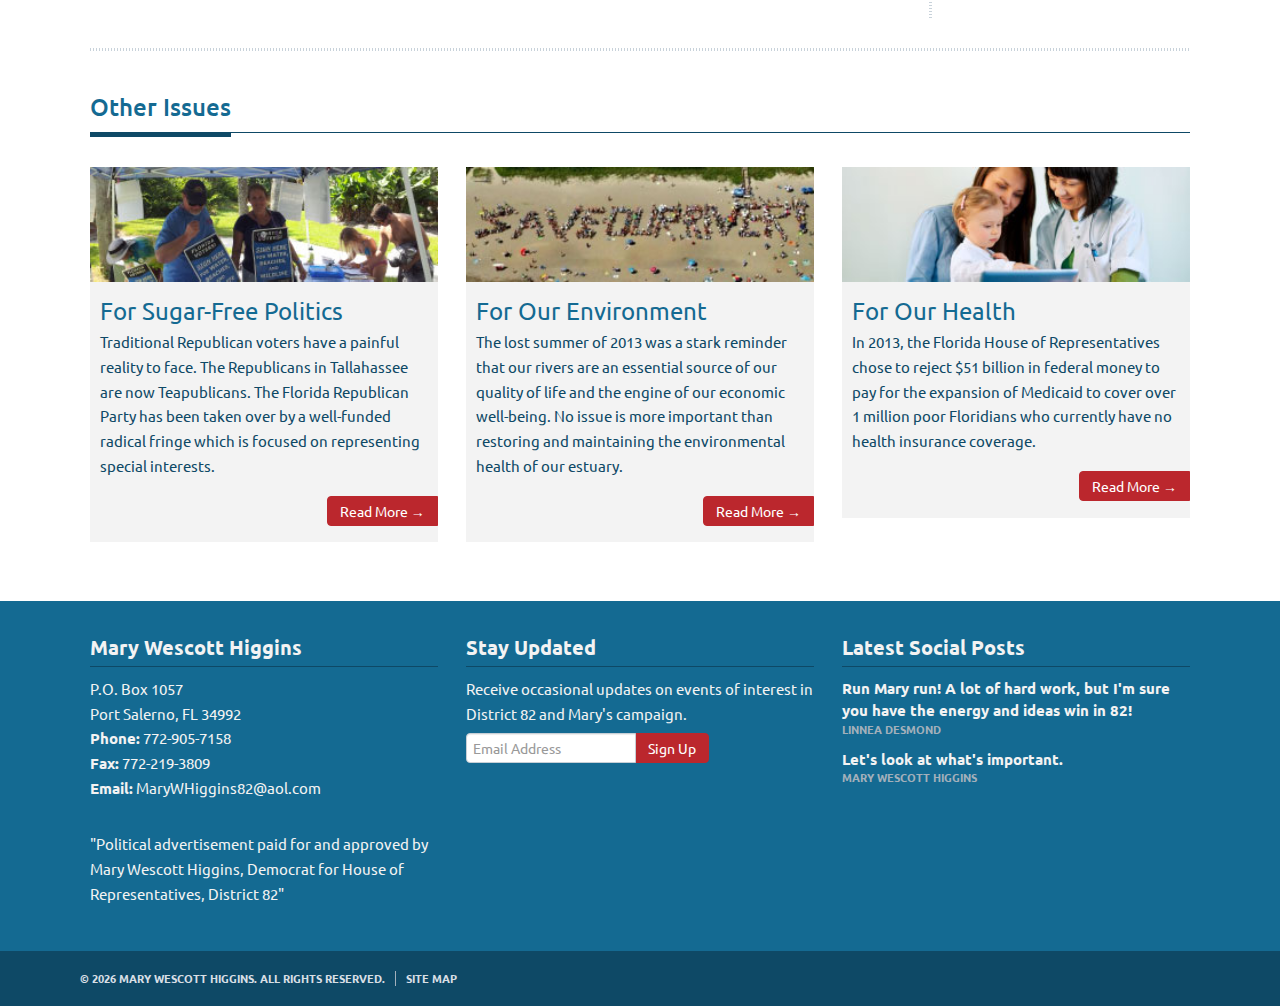
<file: issues-for-our-schools.html>
<!doctype html>
<!--[if lt IE 7]> <html class="no-js lt-ie9 lt-ie8 lt-ie7" lang="en" dir="ltr"> <![endif]-->
<!--[if IE 7]> <html class="no-js lt-ie9 lt-ie8" lang="en" dir="ltr"> <![endif]-->
<!--[if IE 8]> <html class="no-js lt-ie9" lang="en" dir="ltr"> <![endif]-->
<!--[if gt IE 8]><!--><html class="no-js" lang="en" dir="ltr"><!--<![endif]-->

<head>
<title>Issues | For Our Schools</title>

<!-- Meta Data ================ -->
<meta charset="UTF-8" />
<meta name="description" content="Fill this in with your information" />
<meta name="viewport" content="width=device-width, initial-scale=1.0" />
<meta name="apple-mobile-web-app-capable" content="yes" />

<!-- CSS ================ -->
<link rel="stylesheet" href="assets/css/bootstrap.min.css" type="text/css"/>
<link rel="stylesheet" href="assets/css/style.css" type="text/css"/>
<link rel="stylesheet" href="assets/css/header-1.css" type="text/css"/>

<!-- Icons ================ -->
<!-- For non-Retina iPhone, iPod Touch, and Android 2.1+ devices: -->
<link rel="apple-touch-icon-precomposed" href="apple-touch-icon-precomposed.png" />
<!-- For first- and second-generation iPad: -->
<link rel="apple-touch-icon-precomposed" sizes="72x72" href="apple-touch-icon-72x72-precomposed.png" />
<!-- For iPhone with high-resolution Retina display: -->
<link rel="apple-touch-icon-precomposed" sizes="114x114" href="apple-touch-icon-114x114-precomposed.png" />
<!-- For third-generation iPad with high-resolution Retina display: -->
<link rel="apple-touch-icon-precomposed" sizes="144x144" href="apple-touch-icon-144x144-precomposed.png" />
<link rel="shortcut icon" href="favicon.ico" />

<!-- Open Graph for facebook
http://graph.facebook.com/[UserName] replace [UserName] 
with yours and get your fb:admis content information where the XXXX goes.
================================================== -->
<meta property="og:title" content="" />
<meta property="og:type" content="" />
<meta property="og:url" content="" />
<meta property="og:image" content=""/>
<meta property="og:site_name" content="" />
<meta property="fb:admins" content="XXXXX" />
<meta property="og:locale" content="en_us" />
<meta property="og:description" content="  " />


<!-- SCRIPTS ============================================== -->
		<!--	NOTE:: jquery 1.9.1 supports older ie, 2.0 does not, but 1.9.1 does not work well on ie8 and 
				lower so version 1.7.2 is called for older versions of ie 
				:: calling jQuery in the head for ajax work if necessary.
				-->
		<!--[if gt IE 8]><!-->
		<script src="http://ajax.googleapis.com/ajax/libs/jquery/1.9.1/jquery.min.js"></script>
		<script>window.jQuery || document.write('<script src="assets/js/jquery-1.9.1.min.js"><\/script>')</script>
		<!--<![endif]-->
		<!--[if lte IE 8]>
			<script src="http://ajax.googleapis.com/ajax/libs/jquery/1.7.2/jquery.min.js"></script>
		<![endif]-->

<!-- Add to Head after Style sheet http://modernizr.com/docs/#installing  ================ -->
<script src="assets/js/modernizr.js"></script><!-- js multiple backgrounds svg background size -->

</head>
<body class="figure-images">

<!-- begin accesibility skip to nav skip content -->
<ul class="visuallyhidden" id="top">
	<li><a href="#nav" title="Skip to navigation" accesskey="n">Skip to navigation</a></li>
	<li><a href="#page" title="Skip to content" accesskey="c">Skip to content</a></li>
</ul>
<!-- end /.visuallyhidden accesibility--> 

<!-- mobile navigation trigger-->
<h5 class="mobile_nav"><a href="javascript:void(0)">&nbsp;<span></span></a></h5>
<!--end mobile navigation trigger-->

<section class="container preheader"> 
	
	<!--this is the login for the user-->
	<nav class="user clearfix"><h1>DEMOCRAT FOR HOUSE OF REPRESENTATIVES, DISTRICT 82</h1></nav>
	<!--close user nav-->
	<div class="phone"><a href="tel:7729057158" class="tele">772-905-7158</a></div>
	<ul class="social">
        <li><p>Stay Connected</p></li>
		<li><a class="socicon small facebook" href="https://www.facebook.com/maryhiggins82" data-placement="bottom" title="Follow us on Facebook"></a></li>
        <li><a class="socicon small twitter" href="https://twitter.com/cyndilenz" data-placement="bottom" title="Follow us on Twitter"></a></li>
        <li><a class="socicon small email" href="mailto:MaryWHiggins82@aol.com" data-placement="bottom" title="Get in touch!"></a></li>
	</ul>
</section>

<!-- begin .header-->
<header class="header  clearfix"> <img src="assets/images/print-logo.png" class="print logo" alt="name of company" />
	<div class="container"> 
		<div class="mobile-menu-holder"><!--clone menu here for mobile--></div>
		<!-- begin #main_menu -->
		<nav id="main_menu">
			<ul class="primary_menu">
				<li><a href="index.html">Home</a></li>
				<li class="parent"><a href="javascript:void(0)">About<i></i></a>
                    <ul>
						<li><a href="biography.html">Biography</a></li>
                        <li><a href="endorsements.html">Endorsements</a></li>
					</ul>
                </li>
				<li class="parent"><a href="javascript:void(0)">Issues<i></i></a>
					<ul>
						<li><a href="issues-for-our-environment.html">For Our Environment</a></li>
						<li><a href="issues-for-our-health.html">For Our Health</a></li>
						<li class="active"><a href="issues-for-our-schools.html">For Our Schools</a></li>
						<li><a href="issues-for-sugar-free-politics.html">For Sugar-Free Politics</a></li>
					</ul>
				</li>
				<li><a href="media.html">Media</a>
				</li>
				<li><a href="contact.php">Contact<i></i></a>
				</li>
				<li><a href="contribute.html">Contribute</a></li>
			</ul>
		</nav>
		<!-- close / #main_menu --> 
		
		<!-- begin #logo -->
		<div id="logo"> <a href="index.html"><img alt="" src="assets/images/mwh-logo.gif" /><em>Mary Wescott Higgins</em><!--effing ie7 support--></a> </div>
		<!-- end #logo --> 
		
	</div>
	<!-- close / .container--> 
</header>
<!-- close /.header -->

<!-- begin #page - the container for everything but header -->
<div id="page">
	<div class="container visible-phone">
		<p class="right"><a class="btn btn-primary scrollto" href="#secondary-nav">Page Menu &nbsp;<i class="icon-align-justify"></i></a></p>
	</div>
	<div class="container">
		<ul class="breadcrumb">
			<li><a href="index.html">Home</a> <span class="divider">/</span></li>
			<li>Issue<span class="divider">/</span></li>
			<li class="active">For Our Schools</li>
		</ul>
	</div>
	<div class="hero-unit">
		<div class="container">
			<h2>For Our Schools</h2>
		</div>
		<!--close container--> 
	</div>
	<!--close hero-unit-->
	
	<div class="container clearfix" id="main-content"><!--begin main content-->
		<div class="row-fluid sidebar-right"><!--begin row-fluid-->
			<div class="span9 primary-column">
				<h3>Education</h3>
				<img src="assets/images/issues-for-our-schools.jpg" class="aligncenter" alt="">
				<p><strong>Mary moved to Port Salerno</strong> with three school-age children in 1986. Martin County's excellent school system was one of the main reasons she chose to relocate here. Martin County still has excellent schools, ranking 3rd of Florida's 67 county school systems.</p>
				<p>For over a decade, there has been a movement to give corporations and other private entities more say in how our schools are run. Our schools are being starved of funds on the one hand and made a source of private profits on the other. There has been a movement to institute high-stakes testing and also a movement to blame teachers when promised improvements fail to materialize.</p>
				<h3 class="short_headline"><span></span></h3>
				<blockquote>
					<p>For over a decade, there has been a movement to give corporations and other private entities more say in how our schools are run.”</p>
				</blockquote>
				<h3 class="short_headline"><span></span></h3>
				<p>The most recent battle in this war against public schools, teachers, and teachers' unions was the parent trigger bill which failed to pass in each of the last two legislative sessions. This past year, two groups from outside of the state, Parent Revolution and Michelle Rhee's Students First, were brought in to create the appearance of grassroots support despite the opposition to the bill of every prominent parents group in Florida. The attempt ended with the embarrassing revelation that a significant number of the 1300 petition signatures gathered by Rhee's group were fraudulent.</p>
				<p>The educational "reform" movement is not really about helping parents or students or improving educational outcomes as much as it's about improving the bottom lines of for-profit companies. In 2012, charter school and other private education interests donated more than $2 million to state political campaigns.</p>
				<p>Florida's teachers currently rank 47th in the nation in pay. It's time to stop making our teachers scapegoats and treat them with the respect they have earned and deserve. Teachers are not the problem, they are part of the solution.</p>
								
				<!--<h3>Multiple Image Figures</h3>
				<p>Class "three-images"</p>
				<figure class="three-images clearfix"> <img src="../demo/fresh-work/fw-430px-Vincent_Willem_van_Gogh_014.png" alt=""> <img src="../demo/fresh-work/fw-708px-Vincent_Willem_van_Gogh_012.png" alt=" "> <img src="../demo/fresh-work/fw-744px-Edouard_Manet_010.png" alt=" ">
					<figcaption>Public domain images.</figcaption>
				</figure>
				<p>Class "two-images"</p>
				<figure class="two-images clearfix"> <img src="../demo/fresh-work/fw-430px-Vincent_Willem_van_Gogh_014.png" alt=""> <img src="../demo/fresh-work/fw-708px-Vincent_Willem_van_Gogh_012.png" alt=" ">
					<figcaption>Public domain images.</figcaption>
				</figure>-->
				
			</div>
			<!--close span9 primary-column-->
			
			<section class="span3 sidebar secondary-column" id="secondary-nav">
				<aside class="widget">
					<h5 class="short_headline"><span>Issues</span></h5>
					<ul class="navigation">
						<li><a href="issues-for-our-environment.html">For Our Environment</a></li>
						<li><a href="issues-for-our-health.html">For Our Health</a></li>
						<li class="active"><a href="issues-for-our-schools.html">For Our Schools</a></li>
						<li><a href="issues-for-sugar-free-politics.html">For Sugar-Free Politics</a></li>
					</ul>
				</aside>
				<!--close aside widget-->
				
				<!--<aside class="widget clearfix">
					<h5 class="short_headline"><span>Your Voice Matters!</span></h5>
					<p>Make a difference for Florida. SIGN THE PETITION to make Mary Wescott Higgins an official candidate for State Representative.</p>
					<p class="right"><a href="petition.html" class="btn btn-primary">Sign the Petition &rarr;</a></p>
				</aside>-->
				<!--close aside widget-->
				<aside class="widget clearfix">
					<h5 class="short_headline"><span>Make A Difference!</span></h5>
					<p>DONATE NOW to help spread awareness about the issues in this year's election.</p>
					<p class="right"><a href="contribute.html" class="btn btn-primary">Contribute Now &rarr;</a></p>
					<em>All donations via Piryx.</em>
				</aside>
				<!--close aside .widget--> 
				<aside class="widget clearfix">
					<h5 class="short_headline"><span>Get In Touch!</span></h5>
					<p>Contact us to let us know we have your support.</p>
					<p class="right"><a href="contact.php" class="btn btn-primary">Contact Us &rarr;</a></p>
				</aside>
				<!--close aside .widget-->
				
			</section>
			<!--close section sidebar span3--> 
			
		</div>
		<!--close row-fluid--> 
		<hr>
		<h3 class="short_headline"><span>Other Issues</span></h3>
		<!-- begin equalHeights columns 3 -->
		<div class="row-fluid equalHero equalHeights">
			<div class="span4"> <a href="issues-for-sugar-free-politics.html"><img src="assets/images/rebublican-voters-mini.jpg" class="aligncenter" alt="Rebublican Voters"></a>
				<h3><a href="issues-for-sugar-free-politics.html">For Sugar-Free Politics</a></h3>
				<p>Traditional Republican voters have a painful reality to face. The Republicans in Tallahassee are now Teapublicans. The Florida Republican Party has been taken over by a well-funded radical fringe which is focused on representing special interests.</p>
				<p class="right"><a href="issues-for-sugar-free-politics.html" class="btn btn-primary">Read More &rarr;</a></p>
			</div>
			<!-- close .span4 -->
			<div class="span4"> <a href="issues-for-our-environment.html"><img src="assets/images/lost-summer-mini.jpg" class="aligncenter" alt="Lost Summer"></a>
				<h3><a href="issues-for-our-environment.html">For Our Environment</a></h3>
				<p>The lost summer of 2013 was a stark reminder that our rivers are an essential source of our quality of life and the engine of our economic well-being. No issue is more important than restoring and maintaining the environmental health of our estuary.</p>
				<p class="right"><a href="issues-for-our-environment.html" class="btn btn-primary">Read More &rarr;</a></p>
			</div>
			<!-- close .span4-->
			<div class="span4"> <a href="issues-for-our-health.html"><img src="assets/images/florida-healthcare-mini.jpg" class="aligncenter" alt="Florida Healthcare"></a>
				<h3><a href="issues-for-our-health.html">For Our Health</a></h3>
				<p>In 2013, the Florida House of Representatives chose to reject $51 billion in federal money to pay for the expansion of Medicaid to cover over 1 million poor Floridians who currently have no health insurance coverage.</p>
				<p class="right"><a href="issues-for-our-health.html" class="btn btn-primary">Read More &rarr;</a></p>
			</div>
			<!-- close .span4 -->
		</div>
		<!-- close #equalHeights .featured 3 columns -->
		
	</div>
	<!--close .container id="main-content" --> 
	<!--begin footer -->
	<footer id="footer" class="clearfix">
		<div class="container"><!--footer container-->
			
			
			<div class="row-fluid">
				<div class="span4">
					<section>
						<h4>Mary Wescott Higgins</h4>
						<p>P.O. Box 1057<br>
							Port Salerno, FL 34992<br>
							<strong>Phone:</strong> <a href="tel:7729057158" class="">772-905-7158</a><br>
							<strong>Fax:</strong> 772-219-3809<br>
							<strong>Email:</strong> <a href="mailto:MaryWHiggins82@aol.com">MaryWHiggins82@aol.com</a> </p>
							<br>
							<p>"Political advertisement paid for and approved by Mary Wescott Higgins, Democrat for House of Representatives, District 82"</p>
					</section>
					<!--close section-->
				</div>
				<!-- close .span4 --> 
				
				<!--section containing newsletter signup and recent images-->
				<div class="span4">
					<section>
						<h4>Stay Updated</h4>
						<p>Receive occasional updates on events of interest in District 82 and Mary's campaign.</p>
						<form action="http://maryhiggins82.us3.list-manage.com/subscribe/post?u=fc1bd82cd12ead62c2b420c4d&amp;id=c0a413e69f" method="post">
							<div class="input-append row-fluid">
								<input type="email" placeholder="Email Address" class="span6" name="EMAIL" id="mce-EMAIL" />
								<button class="btn btn-primary">Sign Up</button>
							</div>
							<!--close input-append-->
						</form>
					</section>
					<!--close section-->
				</div>
				<!-- close .span4 --> 
				
				<!--section containing blog posts-->
				<div class="span4">
					<section>
						<h4>Latest Social Posts</h4>
						<ul class="footerPosts">
							<li><a href="https://www.facebook.com/maryhiggins82">Run Mary run! A lot of hard work, but I'm sure you have the energy and ideas win in 82!</a> <span class="meta">Linnea Desmond</span> </li>
							<li><a href="https://www.facebook.com/maryhiggins82">Let's look at what's important.</a> <span class="meta">Mary Wescott Higgins</span> </li>
						</ul>
					</section>
				</div>
				<!-- close .span4 --> 
			</div>
			<!-- close .row-fluid--> 
		</div>
		<!-- close footer .container--> 
		
		<!--change this to your stuff-->
		<section class="footerCredits">
			<div class="container">
				<ul class="clearfix">
					<li>&copy; <script>document.write(new Date().getFullYear());</script> Mary Wescott Higgins. All rights reserved.</li>
					<li><a href="sitemap.html">Site Map</a></li>
				</ul>
			</div>
			<!--footerCredits container--> 
		</section>
		<!--close section--> 
	</footer>
	<!--/.footer-->  
	
	<span class="backToTop"><a href="#top">back to top</a></span> </div>
<!-- close #page--> 

<!-- JS JQuery ================ --> 
<script src="assets/js/bootstrap.min.js"></script>


<!--initialize scripts / custom scripts all pages--> 
<script src="assets/js/custom.js"></script>
</body>
</html>
</file>
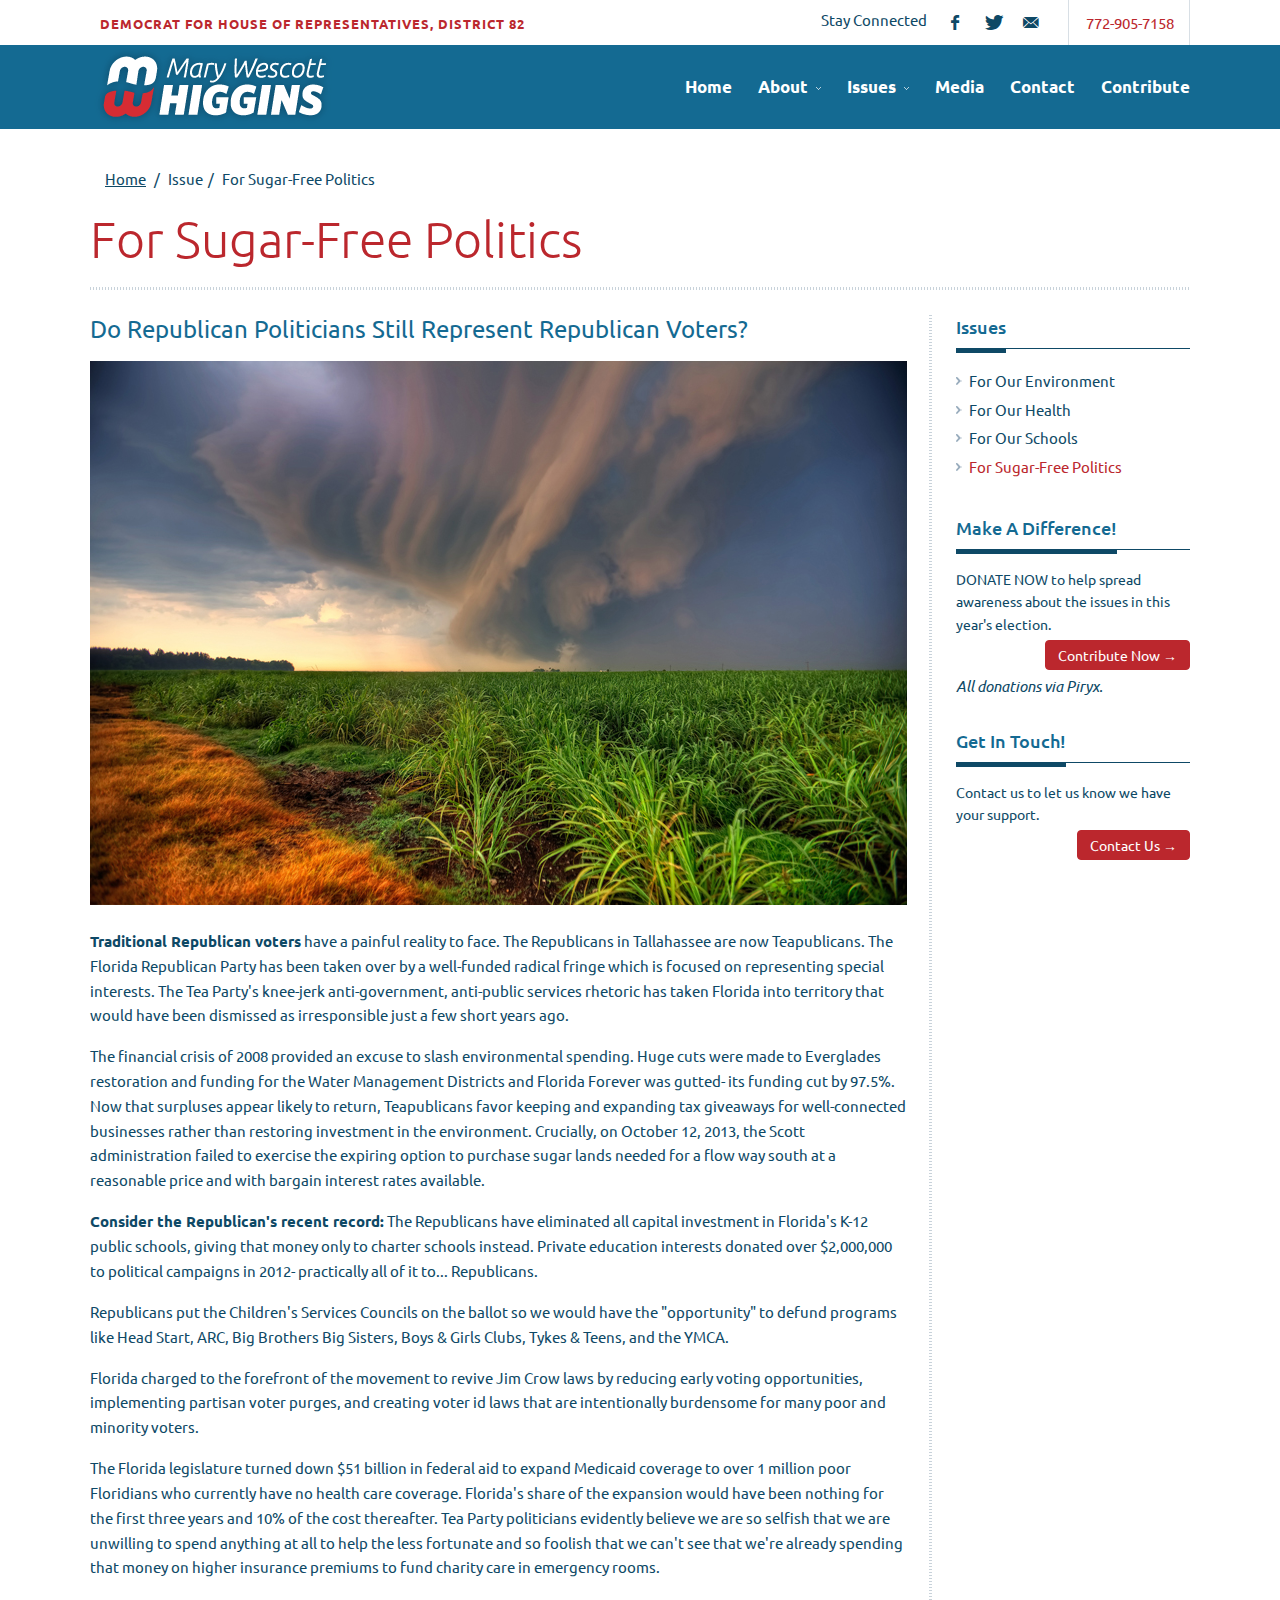
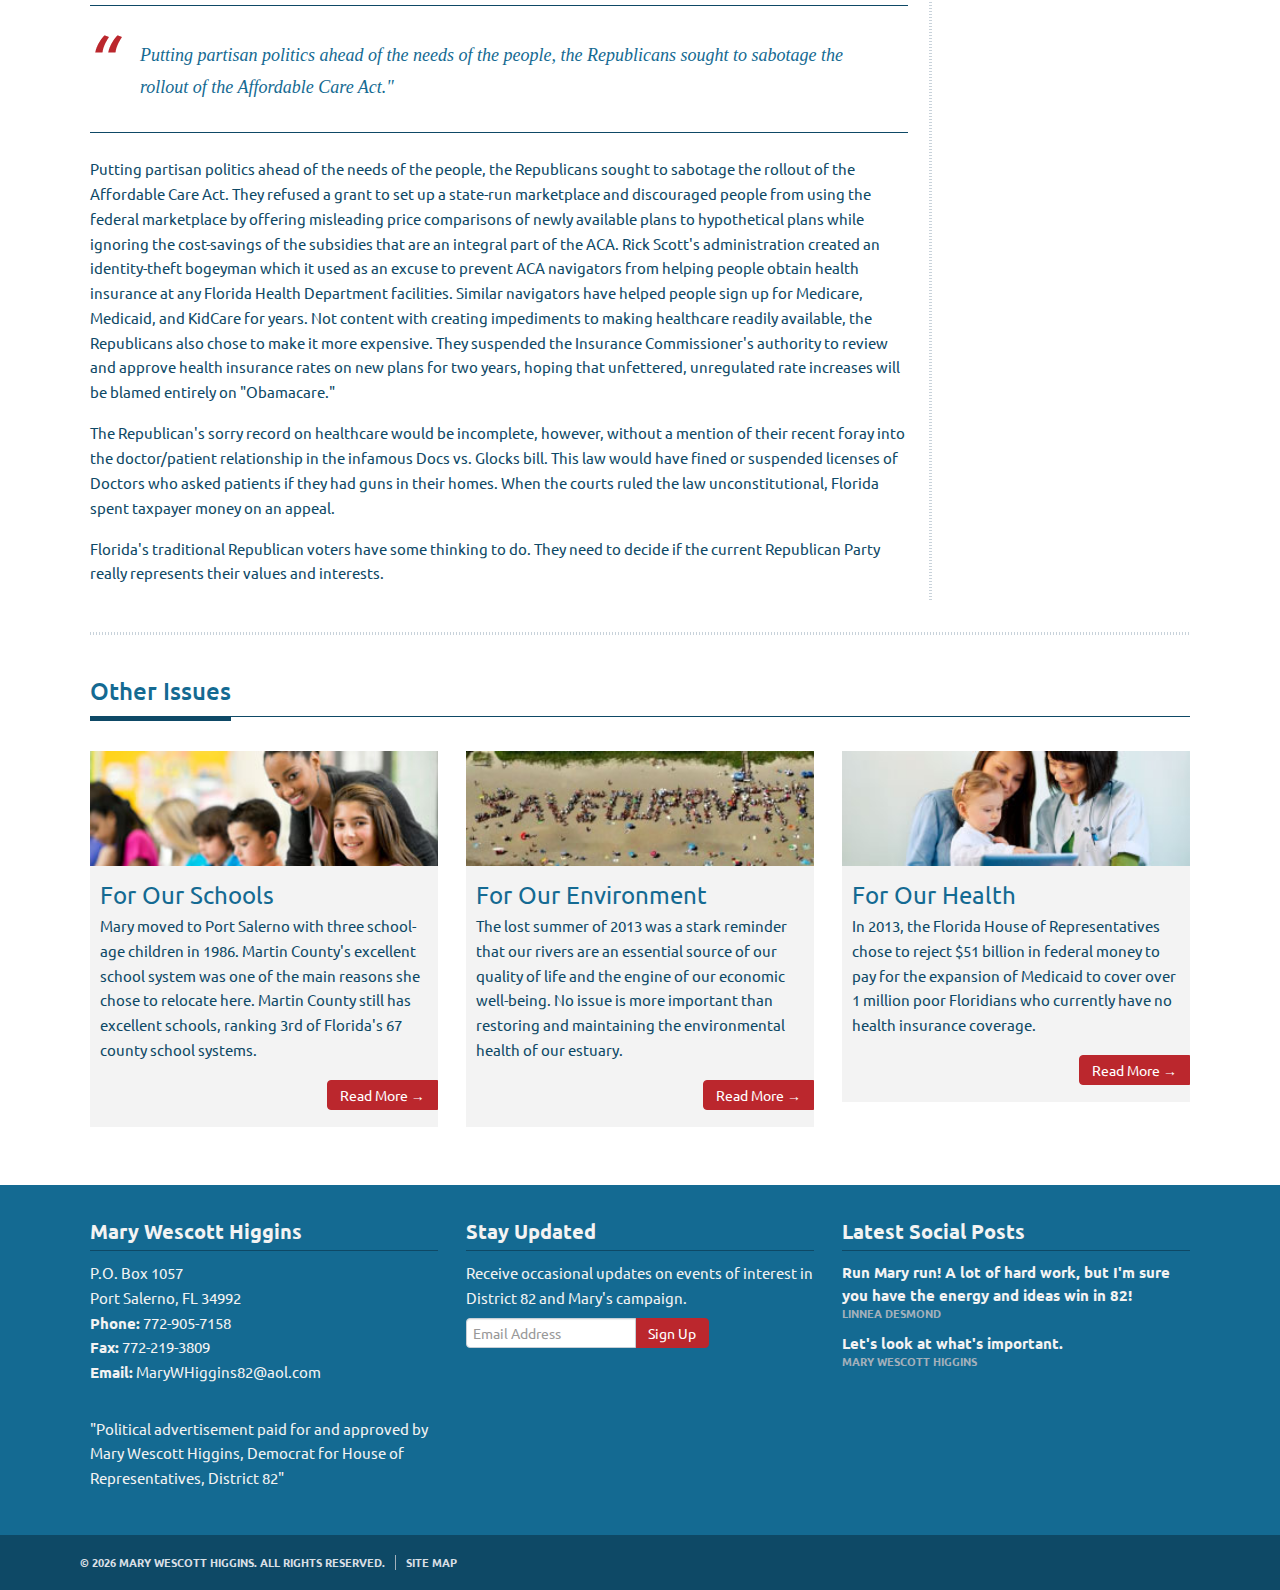
<file: issues-for-sugar-free-politics.html>
<!doctype html>
<!--[if lt IE 7]> <html class="no-js lt-ie9 lt-ie8 lt-ie7" lang="en" dir="ltr"> <![endif]-->
<!--[if IE 7]> <html class="no-js lt-ie9 lt-ie8" lang="en" dir="ltr"> <![endif]-->
<!--[if IE 8]> <html class="no-js lt-ie9" lang="en" dir="ltr"> <![endif]-->
<!--[if gt IE 8]><!--><html class="no-js" lang="en" dir="ltr"><!--<![endif]-->

<head>
<title>Issues | For Sugar-Free Politics</title>

<!-- Meta Data ================ -->
<meta charset="UTF-8" />
<meta name="description" content="Fill this in with your information" />
<meta name="viewport" content="width=device-width, initial-scale=1.0" />
<meta name="apple-mobile-web-app-capable" content="yes" />

<!-- CSS ================ -->
<link rel="stylesheet" href="assets/css/bootstrap.min.css" type="text/css"/>
<link rel="stylesheet" href="assets/css/style.css" type="text/css"/>
<link rel="stylesheet" href="assets/css/header-1.css" type="text/css"/>

<!-- Icons ================ -->
<!-- For non-Retina iPhone, iPod Touch, and Android 2.1+ devices: -->
<link rel="apple-touch-icon-precomposed" href="apple-touch-icon-precomposed.png" />
<!-- For first- and second-generation iPad: -->
<link rel="apple-touch-icon-precomposed" sizes="72x72" href="apple-touch-icon-72x72-precomposed.png" />
<!-- For iPhone with high-resolution Retina display: -->
<link rel="apple-touch-icon-precomposed" sizes="114x114" href="apple-touch-icon-114x114-precomposed.png" />
<!-- For third-generation iPad with high-resolution Retina display: -->
<link rel="apple-touch-icon-precomposed" sizes="144x144" href="apple-touch-icon-144x144-precomposed.png" />
<link rel="shortcut icon" href="favicon.ico" />

<!-- Open Graph for facebook
http://graph.facebook.com/[UserName] replace [UserName] 
with yours and get your fb:admis content information where the XXXX goes.
================================================== -->
<meta property="og:title" content="" />
<meta property="og:type" content="" />
<meta property="og:url" content="" />
<meta property="og:image" content=""/>
<meta property="og:site_name" content="" />
<meta property="fb:admins" content="XXXXX" />
<meta property="og:locale" content="en_us" />
<meta property="og:description" content="  " />


<!-- SCRIPTS ============================================== -->
		<!--	NOTE:: jquery 1.9.1 supports older ie, 2.0 does not, but 1.9.1 does not work well on ie8 and 
				lower so version 1.7.2 is called for older versions of ie 
				:: calling jQuery in the head for ajax work if necessary.
				-->
		<!--[if gt IE 8]><!-->
		<script src="http://ajax.googleapis.com/ajax/libs/jquery/1.9.1/jquery.min.js"></script>
		<script>window.jQuery || document.write('<script src="assets/js/jquery-1.9.1.min.js"><\/script>')</script>
		<!--<![endif]-->
		<!--[if lte IE 8]>
			<script src="http://ajax.googleapis.com/ajax/libs/jquery/1.7.2/jquery.min.js"></script>
		<![endif]-->

<!-- Add to Head after Style sheet http://modernizr.com/docs/#installing  ================ -->
<script src="assets/js/modernizr.js"></script><!-- js multiple backgrounds svg background size -->

</head>
<body class="figure-images">

<!-- begin accesibility skip to nav skip content -->
<ul class="visuallyhidden" id="top">
	<li><a href="#nav" title="Skip to navigation" accesskey="n">Skip to navigation</a></li>
	<li><a href="#page" title="Skip to content" accesskey="c">Skip to content</a></li>
</ul>
<!-- end /.visuallyhidden accesibility--> 

<!-- mobile navigation trigger-->
<h5 class="mobile_nav"><a href="javascript:void(0)">&nbsp;<span></span></a></h5>
<!--end mobile navigation trigger-->

<section class="container preheader"> 
	
	<!--this is the login for the user-->
	<nav class="user clearfix"><h1>DEMOCRAT FOR HOUSE OF REPRESENTATIVES, DISTRICT 82</h1></nav>
	<!--close user nav-->
	<div class="phone"><a href="tel:7729057158" class="tele">772-905-7158</a></div>
	<ul class="social">
        <li><p>Stay Connected</p></li>
		<li><a class="socicon small facebook" href="https://www.facebook.com/maryhiggins82" data-placement="bottom" title="Follow us on Facebook"></a></li>
        <li><a class="socicon small twitter" href="https://twitter.com/cyndilenz" data-placement="bottom" title="Follow us on Twitter"></a></li>
        <li><a class="socicon small email" href="mailto:MaryWHiggins82@aol.com" data-placement="bottom" title="Get in touch!"></a></li>
	</ul>
</section>

<!-- begin .header-->
<header class="header  clearfix"> <img src="assets/images/print-logo.png" class="print logo" alt="name of company" />
	<div class="container"> 
		<div class="mobile-menu-holder"><!--clone menu here for mobile--></div>
		<!-- begin #main_menu -->
		<nav id="main_menu">
			<ul class="primary_menu">
				<li><a href="index.html">Home</a></li>
				<li class="parent"><a href="javascript:void(0)">About<i></i></a>
                    <ul>
						<li><a href="biography.html">Biography</a></li>
                        <li><a href="endorsements.html">Endorsements</a></li>
					</ul>
                </li>
				<li class="parent"><a href="javascript:void(0)">Issues<i></i></a>
					<ul>
						<li><a href="issues-for-our-environment.html">For Our Environment</a></li>
						<li><a href="issues-for-our-health.html">For Our Health</a></li>
						<li><a href="issues-for-our-schools.html">For Our Schools</a></li>
						<li class="active"><a href="issues-for-sugar-free-politics.html">For Sugar-Free Politics</a></li>
					</ul>
				</li>
				<li><a href="media.html">Media</a>
				</li>
				<li><a href="contact.php">Contact<i></i></a>
				</li>
				<li><a href="contribute.html">Contribute</a></li>
			</ul>
		</nav>
		<!-- close / #main_menu --> 
		
		<!-- begin #logo -->
		<div id="logo"> <a href="index.html"><img alt="" src="assets/images/mwh-logo.gif" /><em>Mary Wescott Higgins</em><!--effing ie7 support--></a> </div>
		<!-- end #logo --> 
		
	</div>
	<!-- close / .container--> 
</header>
<!-- close /.header -->

<!-- begin #page - the container for everything but header -->
<div id="page">
	<div class="container visible-phone">
		<p class="right"><a class="btn btn-primary scrollto" href="#secondary-nav">Page Menu &nbsp;<i class="icon-align-justify"></i></a></p>
	</div>
	<div class="container">
		<ul class="breadcrumb">
			<li><a href="index.html">Home</a> <span class="divider">/</span></li>
			<li>Issue<span class="divider">/</span></li>
			<li class="active">For Sugar-Free Politics</li>
		</ul>
	</div>
	<div class="hero-unit">
		<div class="container">
			<h2>For Sugar-Free Politics</h2>
		</div>
		<!--close container--> 
	</div>
	<!--close hero-unit-->
	
	<div class="container clearfix" id="main-content"><!--begin main content-->
		<div class="row-fluid sidebar-right"><!--begin row-fluid-->
			<div class="span9 primary-column">
				<h3>Do Republican Politicians Still Represent Republican Voters?</h3>
				<img src="assets/images/issues-for-sugar-free-politics.jpg" class="aligncenter" alt="">
				<p><strong>Traditional Republican voters</strong> have a painful reality to face. The Republicans in Tallahassee are now Teapublicans. The Florida Republican Party has been taken over by a well-funded radical fringe which is focused on representing special interests. The Tea Party's knee-jerk anti-government, anti-public services rhetoric has taken Florida into territory that would have been dismissed as irresponsible just a few short years ago.</p>
				<p>The financial crisis of 2008 provided an excuse to slash environmental spending. Huge cuts were made to Everglades restoration and funding for the Water Management Districts and Florida Forever was gutted- its funding cut by 97.5%. Now that surpluses appear likely to return, Teapublicans favor keeping and expanding tax giveaways for well-connected businesses rather than restoring investment in the environment. Crucially, on October 12, 2013, the Scott administration failed to exercise the expiring option to purchase sugar lands needed for a flow way south at a reasonable price and with bargain interest rates available.</p>
				<p><strong>Consider the Republican's recent record:</strong> The Republicans have eliminated all capital investment in Florida's K-12 public schools, giving that money only to charter schools instead. Private education interests donated over $2,000,000 to political campaigns in 2012- practically all of it to... Republicans.</p>
				<p>Republicans put the Children's Services Councils on the ballot so we would have the "opportunity" to defund programs like Head Start, ARC, Big Brothers Big Sisters, Boys &amp; Girls Clubs, Tykes &amp; Teens, and the YMCA.</p>
				<p>Florida charged to the forefront of the movement to revive Jim Crow laws by reducing early voting opportunities, implementing partisan voter purges, and creating voter id laws that are intentionally burdensome for many poor and minority voters.</p>
				<p>The Florida legislature turned down $51 billion in federal aid to expand Medicaid coverage to over 1 million poor Floridians who currently have no health care coverage. Florida's share of the expansion would have been nothing for the first three years and 10% of the cost thereafter. Tea Party politicians evidently believe we are so selfish that we are unwilling to spend anything at all to help the less fortunate and so foolish that we can't see that we're already spending that money on higher insurance premiums to fund charity care in emergency rooms.</p>
				<h3 class="short_headline"><span></span></h3>
				<blockquote>
					<p>Putting partisan politics ahead of the needs of the people, the Republicans sought to sabotage the rollout of the Affordable Care Act."</p>
				</blockquote>
				<h3 class="short_headline"><span></span></h3>
				<p>Putting partisan politics ahead of the needs of the people, the Republicans sought to sabotage the rollout of the Affordable Care Act. They refused a grant to set up a state-run marketplace and discouraged people from using the federal marketplace by offering misleading price comparisons of newly available plans to hypothetical plans while ignoring the cost-savings of the subsidies that are an integral part of the ACA. Rick Scott's administration created an identity-theft bogeyman which it used as an excuse to prevent ACA navigators from helping people obtain health insurance at any Florida Health Department facilities. Similar navigators have helped people sign up for Medicare, Medicaid, and KidCare for years. Not content with creating impediments to making healthcare readily available, the Republicans also chose to make it more expensive. They suspended the Insurance Commissioner's authority to review and approve health insurance rates on new plans for two years, hoping that unfettered, unregulated rate increases will be blamed entirely on "Obamacare."</p>
				<p>The Republican's sorry record on healthcare would be incomplete, however, without a mention of their recent foray into the doctor/patient relationship in the infamous Docs vs. Glocks bill. This law would have fined or suspended licenses of Doctors who asked patients if they had guns in their homes. When the courts ruled the law unconstitutional, Florida spent taxpayer money on an appeal.</p>
				<p>Florida's traditional Republican voters have some thinking to do. They need to decide if the current Republican Party really represents their values and interests.</p>
				
				<!--<h3>Multiple Image Figures</h3>
				<p>Class "three-images"</p>
				<figure class="three-images clearfix"> <img src="../demo/fresh-work/fw-430px-Vincent_Willem_van_Gogh_014.png" alt=""> <img src="../demo/fresh-work/fw-708px-Vincent_Willem_van_Gogh_012.png" alt=" "> <img src="../demo/fresh-work/fw-744px-Edouard_Manet_010.png" alt=" ">
					<figcaption>Public domain images.</figcaption>
				</figure>
				<p>Class "two-images"</p>
				<figure class="two-images clearfix"> <img src="../demo/fresh-work/fw-430px-Vincent_Willem_van_Gogh_014.png" alt=""> <img src="../demo/fresh-work/fw-708px-Vincent_Willem_van_Gogh_012.png" alt=" ">
					<figcaption>Public domain images.</figcaption>
				</figure>-->
				
			</div>
			<!--close span9 primary-column-->
			
			<section class="span3 sidebar secondary-column" id="secondary-nav">
				<aside class="widget">
					<h5 class="short_headline"><span>Issues</span></h5>
					<ul class="navigation">
						<li><a href="issues-for-our-environment.html">For Our Environment</a></li>
						<li><a href="issues-for-our-health.html">For Our Health</a></li>
						<li><a href="issues-for-our-schools.html">For Our Schools</a></li>
						<li class="active"><a href="issues-for-sugar-free-politics.html">For Sugar-Free Politics</a></li>
					</ul>
				</aside>
				<!--close aside widget-->
				
				<!--<aside class="widget clearfix">
					<h5 class="short_headline"><span>Your Voice Matters!</span></h5>
					<p>Make a difference for Florida. SIGN THE PETITION to make Mary Wescott Higgins an official candidate for State Representative.</p>
					<p class="right"><a href="petition.html" class="btn btn-primary">Sign the Petition &rarr;</a></p>
				</aside>-->
				<!--close aside widget-->
				<aside class="widget clearfix">
					<h5 class="short_headline"><span>Make A Difference!</span></h5>
					<p>DONATE NOW to help spread awareness about the issues in this year's election.</p>
					<p class="right"><a href="contribute.html" class="btn btn-primary">Contribute Now &rarr;</a></p>
					<em>All donations via Piryx.</em>
				</aside>
				<!--close aside .widget--> 
				<aside class="widget clearfix">
					<h5 class="short_headline"><span>Get In Touch!</span></h5>
					<p>Contact us to let us know we have your support.</p>
					<p class="right"><a href="contact.php" class="btn btn-primary">Contact Us &rarr;</a></p>
				</aside>
				<!--close aside .widget-->
				
			</section>
			<!--close section sidebar span3--> 
			
		</div>
		<!--close row-fluid--> 
		<hr>
		<h3 class="short_headline"><span>Other Issues</span></h3>
		<!-- begin equalHeights columns 3 -->
		<div class="row-fluid equalHero equalHeights">
			<div class="span4"> <a href="issues-for-our-schools.html"><img src="assets/images/issues-for-our-schools-mini.jpg" class="aligncenter" alt="Lost Summer"></a>
				<h3><a href="issues-for-our-schools.html">For Our Schools</a></h3>
				<p>Mary moved to Port Salerno with three school-age children in 1986. Martin County's excellent school system was one of the main reasons she chose to relocate here. Martin County still has excellent schools, ranking 3rd of Florida's 67 county school systems.</p>
				<p class="right"><a href="issues-for-our-schools.html" class="btn btn-primary">Read More &rarr;</a></p>
			</div>
			<!-- close .span4-->
			<div class="span4"> <a href="issues-for-our-environment.html"><img src="assets/images/lost-summer-mini.jpg" class="aligncenter" alt="Lost Summer"></a>
				<h3><a href="issues-for-our-environment.html">For Our Environment</a></h3>
				<p>The lost summer of 2013 was a stark reminder that our rivers are an essential source of our quality of life and the engine of our economic well-being. No issue is more important than restoring and maintaining the environmental health of our estuary.</p>
				<p class="right"><a href="issues-for-our-environment.html" class="btn btn-primary">Read More &rarr;</a></p>
			</div>
			<!-- close .span4-->
			<div class="span4"> <a href="issues-for-our-health.html"><img src="assets/images/florida-healthcare-mini.jpg" class="aligncenter" alt="Florida Healthcare"></a>
				<h3><a href="issues-for-our-health.html">For Our Health</a></h3>
				<p>In 2013, the Florida House of Representatives chose to reject $51 billion in federal money to pay for the expansion of Medicaid to cover over 1 million poor Floridians who currently have no health insurance coverage.</p>
				<p class="right"><a href="issues-for-our-health.html" class="btn btn-primary">Read More &rarr;</a></p>
			</div>
			<!-- close .span4 -->
		</div>
		<!-- close #equalHeights .featured 3 columns -->
		
	</div>
	<!--close .container id="main-content" --> 
	<!--begin footer -->
	<footer id="footer" class="clearfix">
		<div class="container"><!--footer container-->
			
			
			<div class="row-fluid">
				<div class="span4">
					<section>
						<h4>Mary Wescott Higgins</h4>
						<p>P.O. Box 1057<br>
							Port Salerno, FL 34992<br>
							<strong>Phone:</strong> <a href="tel:7729057158" class="">772-905-7158</a><br>
							<strong>Fax:</strong> 772-219-3809<br>
							<strong>Email:</strong> <a href="mailto:MaryWHiggins82@aol.com">MaryWHiggins82@aol.com</a> </p>
							<br>
							<p>"Political advertisement paid for and approved by Mary Wescott Higgins, Democrat for House of Representatives, District 82"</p>
					</section>
					<!--close section-->
				</div>
				<!-- close .span4 --> 
				
				<!--section containing newsletter signup and recent images-->
				<div class="span4">
					<section>
						<h4>Stay Updated</h4>
						<p>Receive occasional updates on events of interest in District 82 and Mary's campaign.</p>
						<form action="http://maryhiggins82.us3.list-manage.com/subscribe/post?u=fc1bd82cd12ead62c2b420c4d&amp;id=c0a413e69f" method="post">
							<div class="input-append row-fluid">
								<input type="email" placeholder="Email Address" class="span6" name="EMAIL" id="mce-EMAIL" />
								<button class="btn btn-primary">Sign Up</button>
							</div>
							<!--close input-append-->
						</form>
					</section>
					<!--close section-->
				</div>
				<!-- close .span4 --> 
				
				<!--section containing blog posts-->
				<div class="span4">
					<section>
						<h4>Latest Social Posts</h4>
						<ul class="footerPosts">
							<li><a href="https://www.facebook.com/maryhiggins82">Run Mary run! A lot of hard work, but I'm sure you have the energy and ideas win in 82!</a> <span class="meta">Linnea Desmond</span> </li>
							<li><a href="https://www.facebook.com/maryhiggins82">Let's look at what's important.</a> <span class="meta">Mary Wescott Higgins</span> </li>
						</ul>
					</section>
				</div>
				<!-- close .span4 --> 
			</div>
			<!-- close .row-fluid--> 
		</div>
		<!-- close footer .container--> 
		
		<!--change this to your stuff-->
		<section class="footerCredits">
			<div class="container">
				<ul class="clearfix">
					<li>&copy; <script>document.write(new Date().getFullYear());</script> Mary Wescott Higgins. All rights reserved.</li>
					<li><a href="sitemap.html">Site Map</a></li>
				</ul>
			</div>
			<!--footerCredits container--> 
		</section>
		<!--close section--> 
	</footer>
	<!--/.footer-->  
	
	<span class="backToTop"><a href="#top">back to top</a></span> </div>
<!-- close #page--> 

<!-- JS JQuery ================ --> 
<script src="assets/js/bootstrap.min.js"></script>


<!--initialize scripts / custom scripts all pages--> 
<script src="assets/js/custom.js"></script>
</body>
</html>
</file>
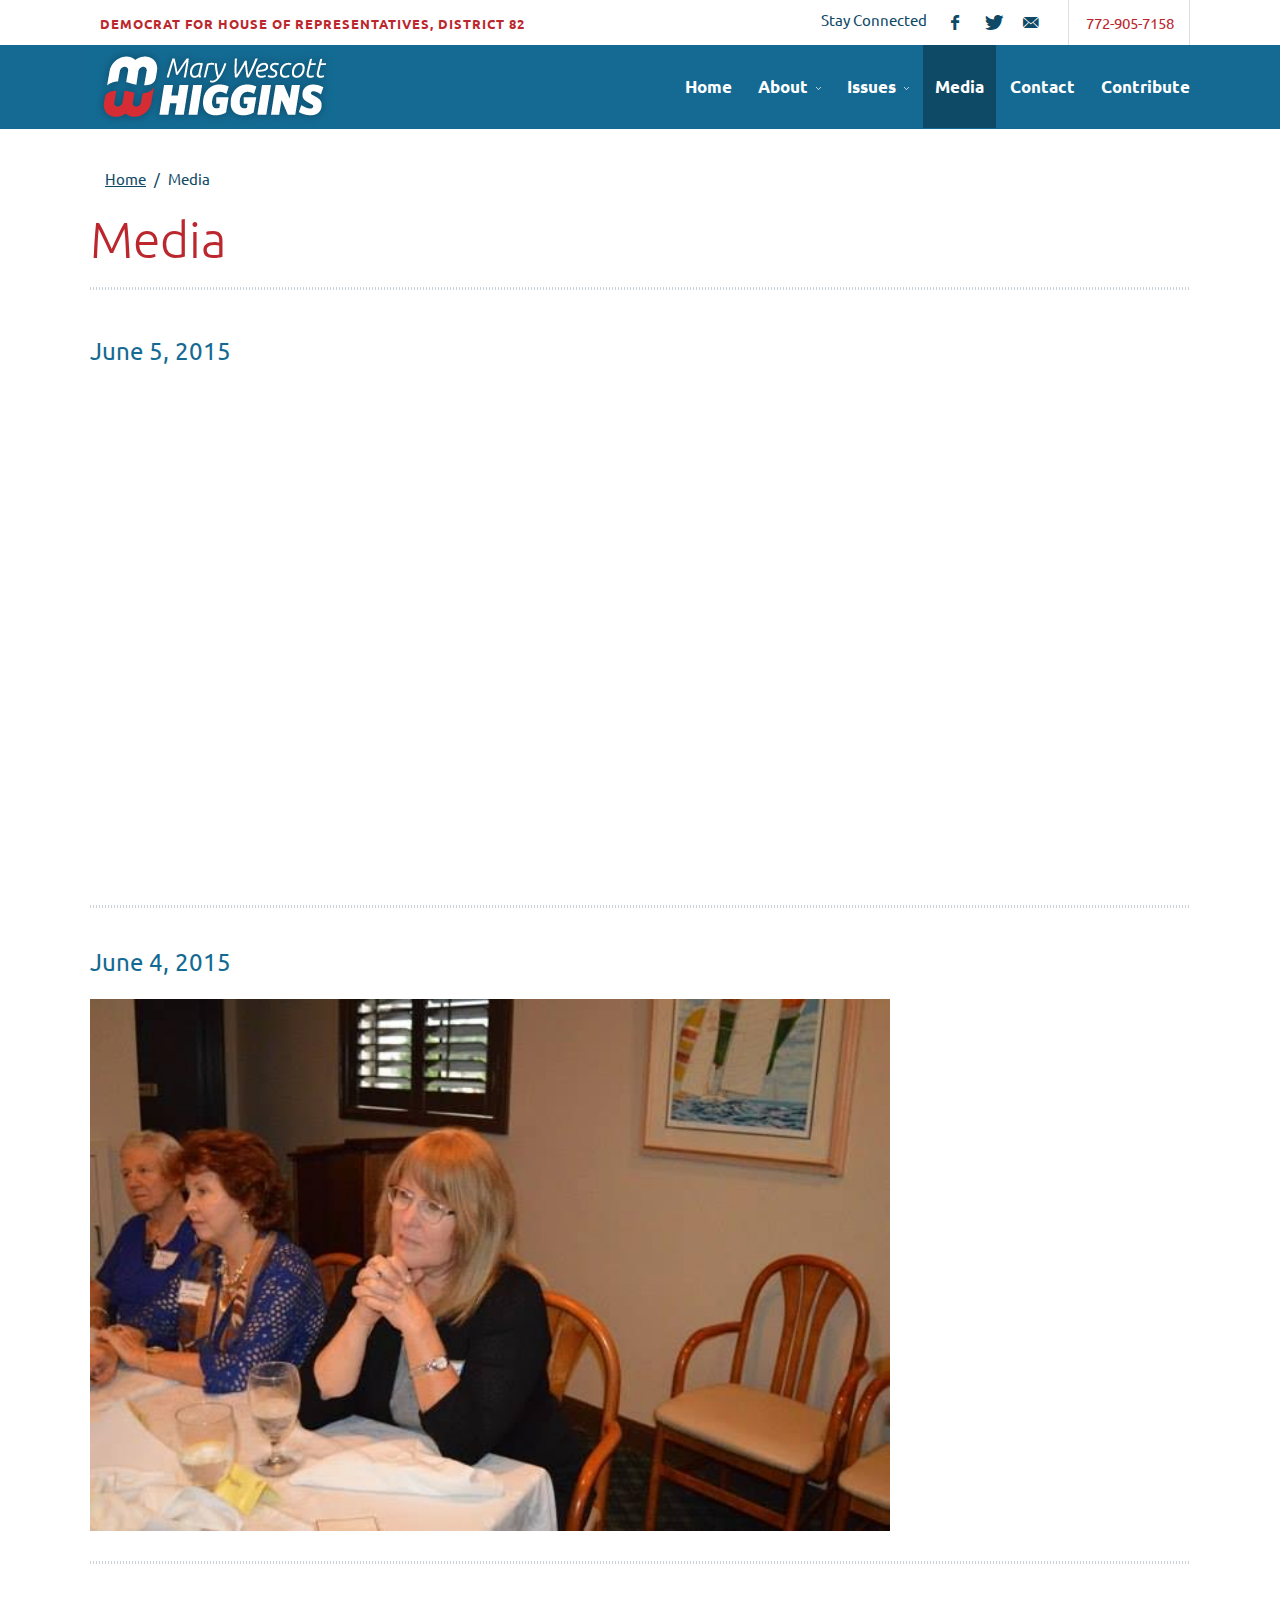
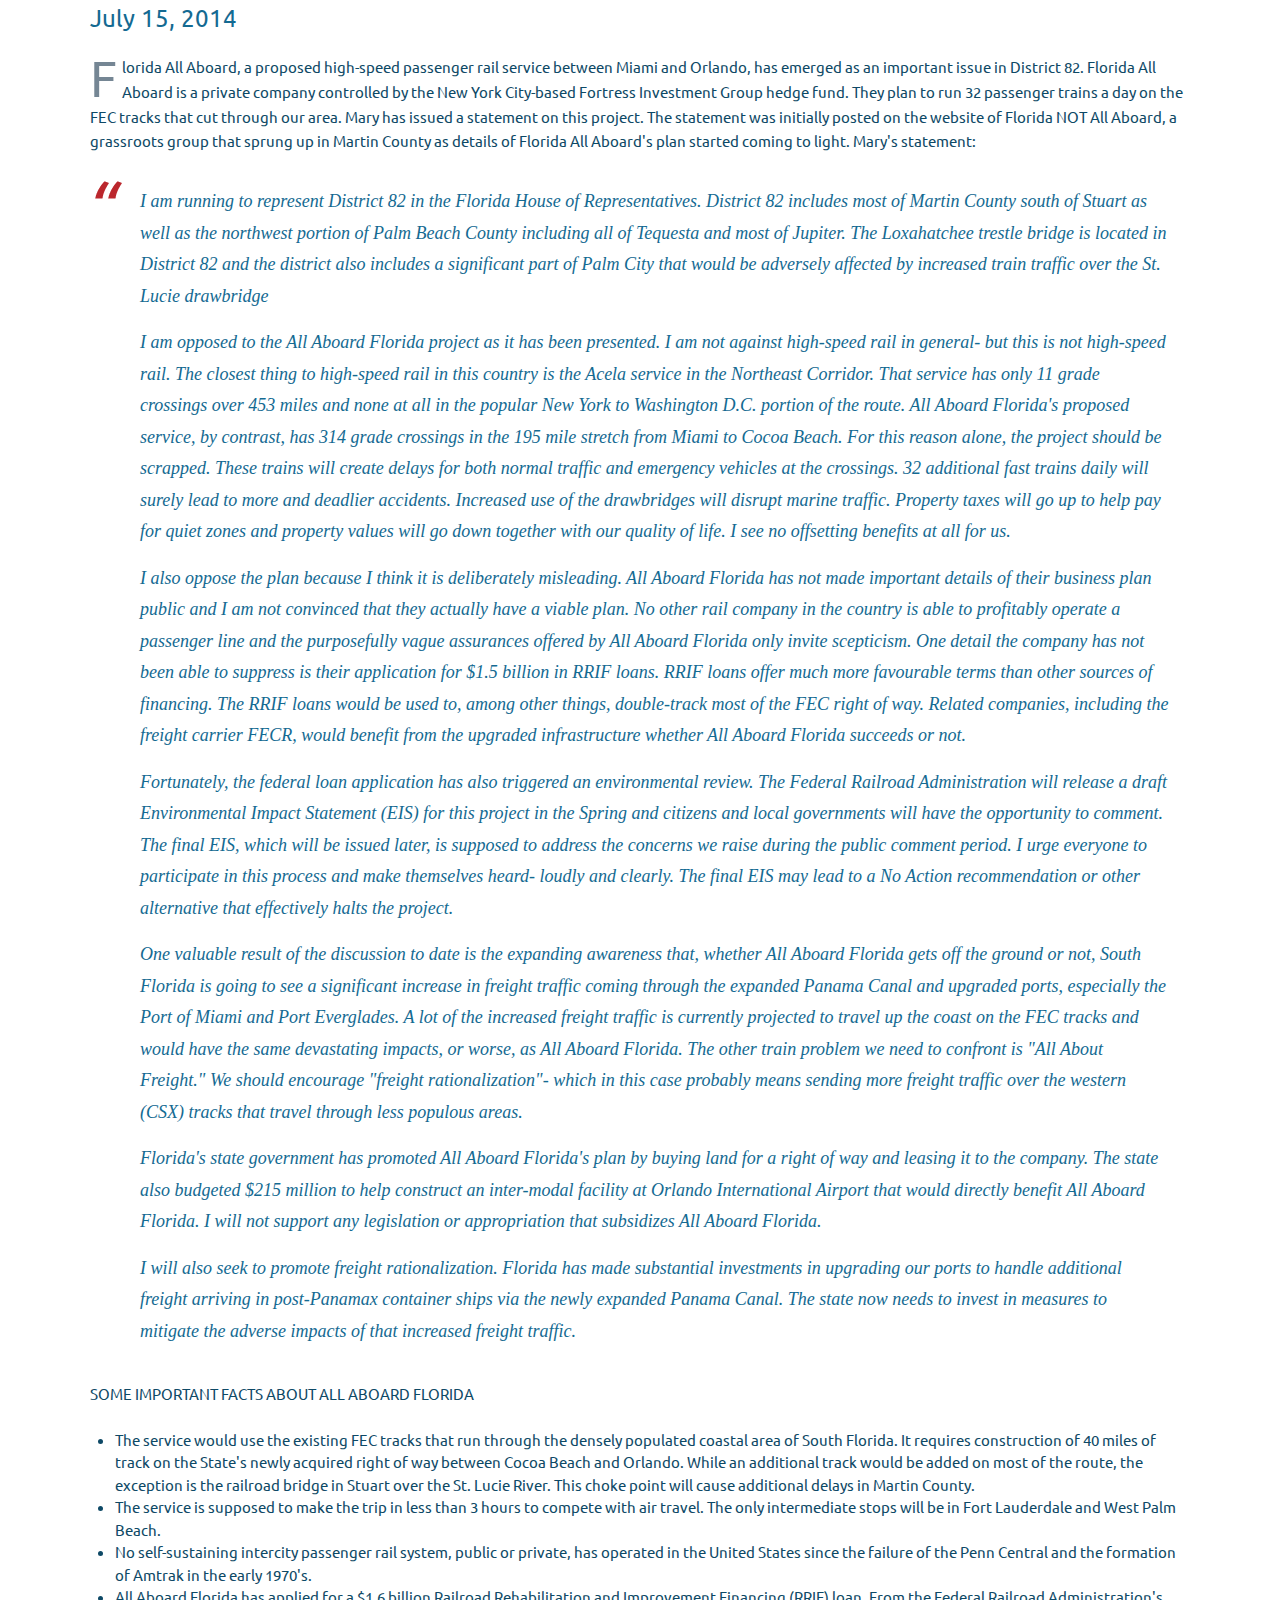
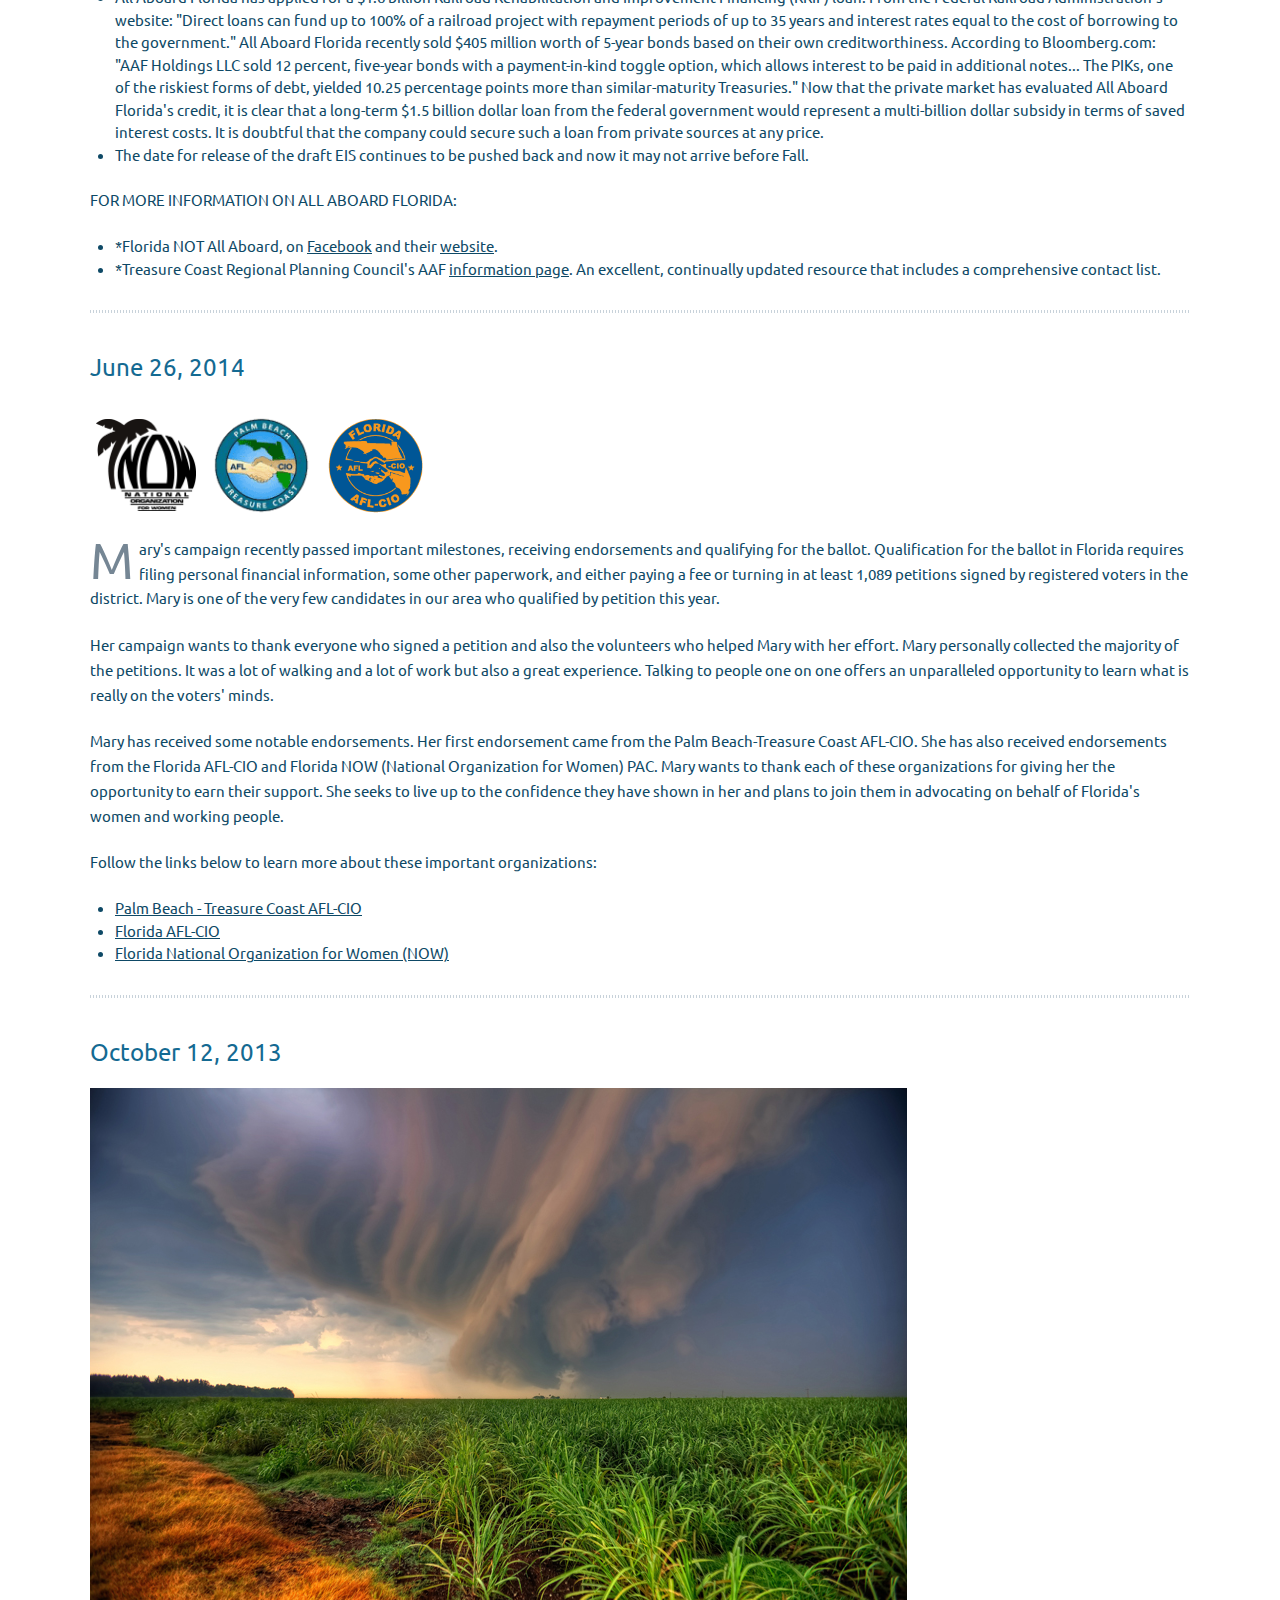
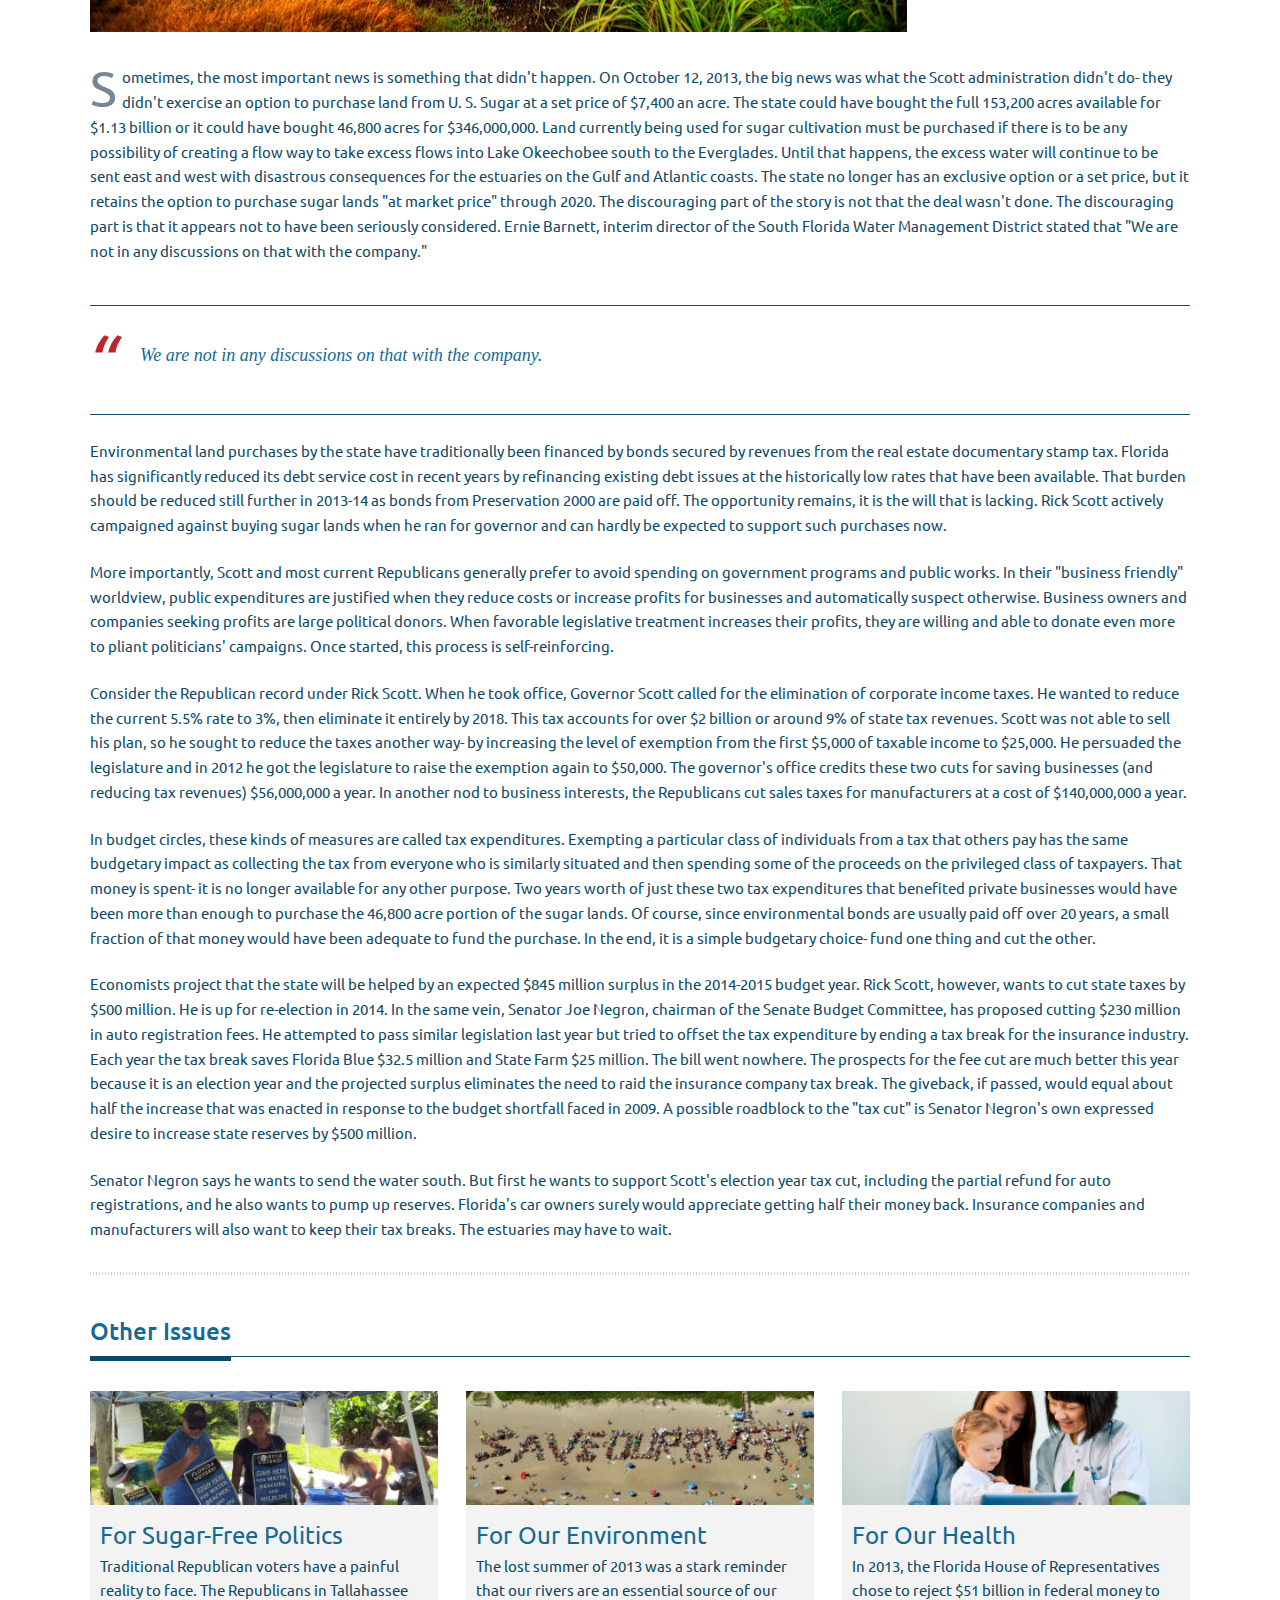
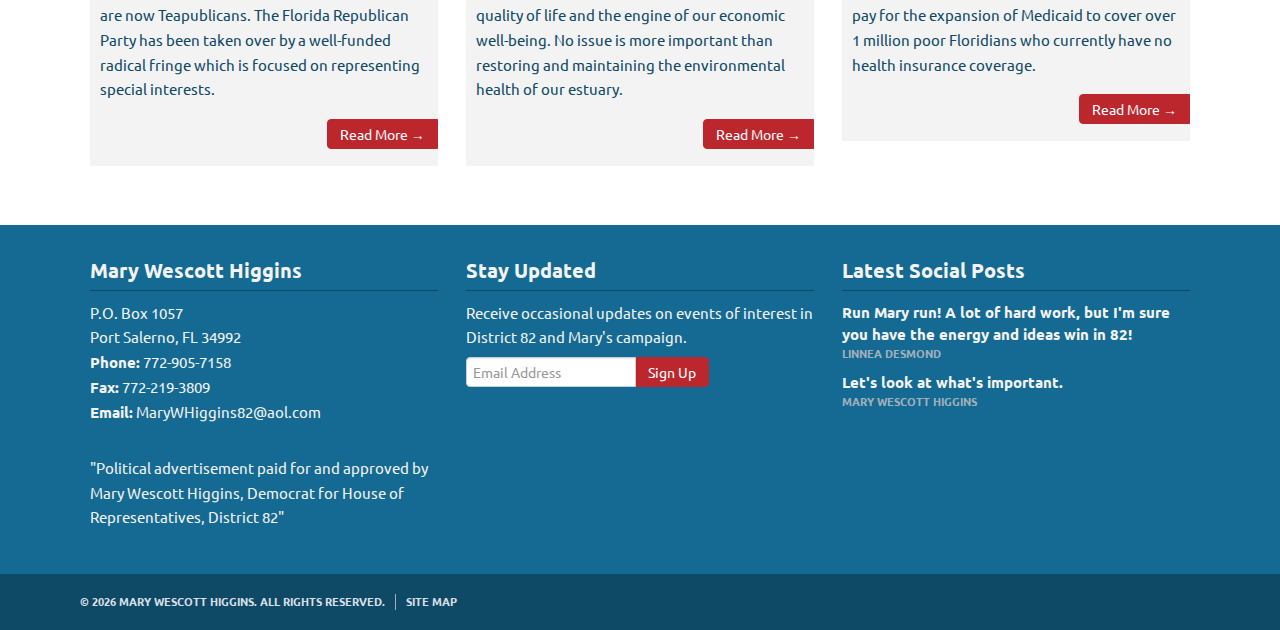
<file: media.html>
<!doctype html>
<!--[if lt IE 7]> <html class="no-js lt-ie9 lt-ie8 lt-ie7" lang="en" dir="ltr"> <![endif]-->
<!--[if IE 7]> <html class="no-js lt-ie9 lt-ie8" lang="en" dir="ltr"> <![endif]-->
<!--[if IE 8]> <html class="no-js lt-ie9" lang="en" dir="ltr"> <![endif]-->
<!--[if gt IE 8]><!--><html class="no-js" lang="en" dir="ltr"><!--<![endif]-->

<head>
<title>News | Mary Wescott Higgins</title>

<!-- Meta Data ================ -->
<meta charset="UTF-8" />
<meta name="description" content="Fill this in with your information" />
<meta name="viewport" content="width=device-width, initial-scale=1.0" />
<meta name="apple-mobile-web-app-capable" content="yes" />

<!-- CSS ================ -->
<link rel="stylesheet" href="assets/css/bootstrap.min.css" type="text/css"/>
<link rel="stylesheet" href="assets/css/style.css" type="text/css"/>
<link rel="stylesheet" href="assets/css/header-1.css" type="text/css"/>

<!-- Icons ================ -->
<!-- For non-Retina iPhone, iPod Touch, and Android 2.1+ devices: -->
<link rel="apple-touch-icon-precomposed" href="apple-touch-icon-precomposed.png" />
<!-- For first- and second-generation iPad: -->
<link rel="apple-touch-icon-precomposed" sizes="72x72" href="apple-touch-icon-72x72-precomposed.png" />
<!-- For iPhone with high-resolution Retina display: -->
<link rel="apple-touch-icon-precomposed" sizes="114x114" href="apple-touch-icon-114x114-precomposed.png" />
<!-- For third-generation iPad with high-resolution Retina display: -->
<link rel="apple-touch-icon-precomposed" sizes="144x144" href="apple-touch-icon-144x144-precomposed.png" />
<link rel="shortcut icon" href="favicon.ico" />

<!-- Open Graph for facebook
http://graph.facebook.com/[UserName] replace [UserName] 
with yours and get your fb:admis content information where the XXXX goes.
================================================== -->
<meta property="og:title" content="" />
<meta property="og:type" content="" />
<meta property="og:url" content="" />
<meta property="og:image" content=""/>
<meta property="og:site_name" content="" />
<meta property="fb:admins" content="XXXXX" />
<meta property="og:locale" content="en_us" />
<meta property="og:description" content="  " />


<!-- SCRIPTS ============================================== -->
		<!--	NOTE:: jquery 1.9.1 supports older ie, 2.0 does not, but 1.9.1 does not work well on ie8 and 
				lower so version 1.7.2 is called for older versions of ie 
				:: calling jQuery in the head for ajax work if necessary.
				-->
		<!--[if gt IE 8]><!-->
		<script src="http://ajax.googleapis.com/ajax/libs/jquery/1.9.1/jquery.min.js"></script>
		<script>window.jQuery || document.write('<script src="assets/js/jquery-1.9.1.min.js"><\/script>')</script>
		<!--<![endif]-->
		<!--[if lte IE 8]>
			<script src="http://ajax.googleapis.com/ajax/libs/jquery/1.7.2/jquery.min.js"></script>
		<![endif]-->

<!-- Add to Head after Style sheet http://modernizr.com/docs/#installing  ================ -->
<script src="assets/js/modernizr.js"></script><!-- js multiple backgrounds svg background size -->

<style>
	blockquote.padded > p { padding-bottom: 15px; }
</style>

</head>
<body class="columns">

<!-- begin accesibility skip to nav skip content -->
<ul class="visuallyhidden" id="top">
	<li><a href="#nav" title="Skip to navigation" accesskey="n">Skip to navigation</a></li>
	<li><a href="#page" title="Skip to content" accesskey="c">Skip to content</a></li>
</ul>
<!-- end /.visuallyhidden accesibility--> 

<!-- mobile navigation trigger-->
<h5 class="mobile_nav"><a href="javascript:void(0)">&nbsp;<span></span></a></h5>
<!--end mobile navigation trigger-->

<section class="container preheader"> 
	
	<!--this is the login for the user-->
	<nav class="user clearfix"><h1>DEMOCRAT FOR HOUSE OF REPRESENTATIVES, DISTRICT 82</h1></nav>
	<!--close user nav-->
	<div class="phone"><a href="tel:7729057158" class="tele">772-905-7158</a></div>
	<ul class="social">
        <li><p>Stay Connected</p></li>
		<li><a class="socicon small facebook" href="https://www.facebook.com/maryhiggins82" data-placement="bottom" title="Follow us on Facebook"></a></li>
        <li><a class="socicon small twitter" href="https://twitter.com/cyndilenz" data-placement="bottom" title="Follow us on Twitter"></a></li>
        <li><a class="socicon small email" href="mailto:MaryWHiggins82@aol.com" data-placement="bottom" title="Get in touch!"></a></li>
	</ul>
</section>

<!-- begin .header-->
<header class="header  clearfix"> <img src="assets/images/print-logo.png" class="print logo" alt="name of company" />
	<div class="container"> 
		<div class="mobile-menu-holder"><!--clone menu here for mobile--></div>
		<!-- begin #main_menu -->
		<nav id="main_menu">
			<ul class="primary_menu">
				<li><a href="index.html">Home</a></li>
				<li class="parent"><a href="javascript:void(0)">About<i></i></a>
                    <ul>
						<li><a href="biography.html">Biography</a></li>
                        <li><a href="endorsements.html">Endorsements</a></li>
					</ul>
                </li>
				<li class="parent"><a href="javascript:void(0)">Issues<i></i></a>
					<ul>
						<li><a href="issues-for-our-environment.html">For Our Environment</a></li>
						<li><a href="issues-for-our-health.html">For Our Health</a></li>
						<li><a href="issues-for-our-schools.html">For Our Schools</a></li>
						<li><a href="issues-for-sugar-free-politics.html">For Sugar-Free Politics</a></li>
					</ul>
				</li>
				<li class="active"><a href="media.html">Media</a>
				</li>
				<li><a href="contact.php">Contact<i></i></a>
				</li>
				<li><a href="contribute.html">Contribute</a></li>
			</ul>
		</nav>
		<!-- close / #main_menu --> 
		
		<!-- begin #logo -->
		<div id="logo"> <a href="index.html"><img alt="" src="assets/images/mwh-logo.gif" /><em>Mary Wescott Higgins</em><!--effing ie7 support--></a> </div>
		<!-- end #logo --> 
		
	</div>
	<!-- close / .container--> 
</header>
<!-- close /.header -->

<!-- begin #page - the container for everything but header -->
<div id="page">
	<div class="container visible-phone">
		<p class="right"><a class="btn btn-primary scrollto" href="#secondary-nav">Page Menu &nbsp;<i class="icon-align-justify"></i></a></p>
	</div>
	<div class="container">
		<ul class="breadcrumb">
			<li><a href="index.html">Home</a> <span class="divider">/</span></li>
			<li class="active">Media</li>
		</ul>
	</div>
	<div class="hero-unit">
		<div class="container">
			<h2>Media</h2>
		</div>
		<!--close container--> 
	</div>
	<!--close hero-unit-->
	<div class="container clearfix" id="main-content">
		<!--begin main content-->
        <h3>June 5, 2015</h3>
        <iframe src="https://player.vimeo.com/video/110187097" width="800" height="450" frameborder="0" webkitallowfullscreen mozallowfullscreen allowfullscreen></iframe>
        <hr>
        
        <h3>June 4, 2015</h3>
        <img src="assets/images/Mary-Higgins.jpg" width="800px" height="auto"></img>
        <hr>
		
		<h3>July 15, 2014</h3>
		<p><span class="dropcap">F</span>lorida All Aboard, a proposed high-speed passenger rail service between Miami and Orlando, has emerged as an important issue in District 82. Florida All Aboard is a private company controlled by the New York City-based Fortress Investment Group hedge fund. They plan to run 32 passenger trains a day on the FEC tracks that cut through our area. Mary has issued a statement on this project. The statement was initially posted on the website of Florida NOT All Aboard, a grassroots group that sprung up in Martin County as details of Florida All Aboard's plan started coming to light. Mary's statement:</p>
		<blockquote class="padded">
			<p>I am running to represent District 82 in the Florida House of Representatives. District 82 includes most of Martin County south of Stuart as well as the northwest portion of Palm Beach County including all of Tequesta and most of Jupiter. The Loxahatchee trestle bridge is located in District 82 and the district also includes a significant part of Palm City that would be adversely affected by increased train traffic over the St. Lucie drawbridge</p>
			<p>I am opposed to the All Aboard Florida project as it has been presented. I am not against high-speed rail in general- but this is not high-speed rail. The closest thing to high-speed rail in this country is the Acela service in the Northeast Corridor. That service has only 11 grade crossings over 453 miles and none at all in the popular New York to Washington D.C. portion of the route. All Aboard Florida's proposed service, by contrast, has 314 grade crossings in the 195 mile stretch from Miami to Cocoa Beach. For this reason alone, the project should be scrapped. These trains will create delays for both normal traffic and emergency vehicles at the crossings. 32 additional fast trains daily will surely lead to more and deadlier accidents. Increased use of the drawbridges will disrupt marine traffic. Property taxes will go up to help pay for quiet zones and property values will go down together with our quality of life. I see no offsetting benefits at all for us.</p>
			<p>I also oppose the plan because I think it is deliberately misleading. All Aboard Florida has not made important details of their business plan public and I am not convinced that they actually have a viable plan. No other rail company in the country is able to profitably operate a passenger line and the purposefully vague assurances offered by All Aboard Florida only invite scepticism. One detail the company has not been able to suppress is their application for $1.5 billion in RRIF loans. RRIF loans offer much more favourable terms than other sources of financing. The RRIF loans would be used to, among other things, double-track most of the FEC right of way. Related companies, including the freight carrier FECR, would benefit from the upgraded infrastructure whether All Aboard Florida succeeds or not.</p>
			<p>Fortunately, the federal loan application has also triggered an environmental review. The Federal Railroad Administration will release a draft Environmental Impact Statement (EIS) for this project in the Spring and citizens and local governments will have the opportunity to comment. The final EIS, which will be issued later, is supposed to address the concerns we raise during the public comment period. I urge everyone to participate in this process and make themselves heard- loudly and clearly. The final EIS may lead to a No Action recommendation or other alternative that effectively halts the project.</p>
			<p>One valuable result of the discussion to date is the expanding awareness that, whether All Aboard Florida gets off the ground or not, South Florida is going to see a significant increase in freight traffic coming through the expanded Panama Canal and upgraded ports, especially the Port of Miami and Port Everglades. A lot of the increased freight traffic is currently projected to travel up the coast on the FEC tracks and would have the same devastating impacts, or worse, as All Aboard Florida. The other train problem we need to confront is "All About Freight." We should encourage "freight rationalization"- which in this case probably means sending more freight traffic over the western (CSX) tracks that travel through less populous areas.</p>
			<p>Florida's state government has promoted All Aboard Florida's plan by buying land for a right of way and leasing it to the company. The state also budgeted $215 million to help construct an inter-modal facility at Orlando International Airport that would directly benefit All Aboard Florida. I will not support any legislation or appropriation that subsidizes All Aboard Florida.</p>
			<p>I will also seek to promote freight rationalization. Florida has made substantial investments in upgrading our ports to handle additional freight arriving in post-Panamax container ships via the newly expanded Panama Canal. The state now needs to invest in measures to mitigate the adverse impacts of that increased freight traffic.</p>
		</blockquote>
		<p>SOME IMPORTANT FACTS ABOUT ALL ABOARD FLORIDA</p>
		<ul>
			<li>The service would use the existing FEC tracks that run through the densely populated coastal area of South Florida. It requires construction of 40 miles of track on the State's newly acquired right of way between Cocoa Beach and Orlando. While an additional track would be added on most of the route, the exception is the railroad bridge in Stuart over the St. Lucie River. This choke point will cause additional delays in Martin County.</li>
			<li>The service is supposed to make the trip in less than 3 hours to compete with air travel. The only intermediate stops will be in Fort Lauderdale and West Palm Beach.</li>
			<li>No self-sustaining intercity passenger rail system, public or private, has operated in the United States since the failure of the Penn Central and the formation of Amtrak in the early 1970's.</li>
			<li>All Aboard Florida has applied for a $1.6 billion Railroad Rehabilitation and Improvement Financing (RRIF) loan. From the Federal Railroad Administration's website: "Direct loans can fund up to 100% of a railroad project with repayment periods of up to 35 years and interest rates equal to the cost of borrowing to the government." All Aboard Florida recently sold $405 million worth of 5-year bonds based on their own creditworthiness. According to Bloomberg.com: "AAF Holdings LLC sold 12 percent, five-year bonds with a payment-in-kind toggle option, which allows interest to be paid in additional notes... The PIKs, one of the riskiest forms of debt, yielded 10.25 percentage points more than similar-maturity Treasuries." Now that the private market has evaluated All Aboard Florida's credit, it is clear that a long-term $1.5 billion dollar loan from the federal government would represent a multi-billion dollar subsidy in terms of saved interest costs. It is doubtful that the company could secure such a loan from private sources at any price.</li>
			<li>The date for release of the draft EIS continues to be pushed back and now it may not arrive before Fall.</li>
		</ul>
		<p>FOR MORE INFORMATION ON ALL ABOARD FLORIDA:</p>
		<ul>
			<li>*Florida NOT All Aboard, on <a href="https://www.facebook.com/floridanotallaboard">Facebook</a> and their <a href=" http://www.floridanotallaboard.com/">website</a>.</li>
			<li>*Treasure Coast Regional Planning Council's AAF <a href="http://www.tcrpc.org/special_projects/AAF/AAF4.html">information page</a>. An excellent, continually updated resource that includes a comprehensive contact list.</li>
		</ul>	
		<hr>
		
		<h3>June 26, 2014</h3>
		<div class="images-inline">
			<img src="assets/images/now-tree-logo.gif" width="100" alt="Now Tree Logo">
			<img src="assets/images/palm-beach-logo.gif" width="100" alt="Palm Beach Logo">
			<img src="assets/images/florida-logo.png" width="100" alt="Florida Logo">
		</div>
		<p><span class="dropcap">M</span>ary's campaign recently passed important milestones, receiving endorsements and qualifying for the ballot. Qualification for the ballot in Florida requires filing personal financial information, some other paperwork, and either paying a fee or turning in at least 1,089 petitions signed by registered voters in the district. Mary is one of the very few candidates in our area who qualified by petition this year.</p>
		<p>Her campaign wants to thank everyone who signed a petition and also the volunteers who helped Mary with her effort. Mary personally collected the majority of the petitions. It was a lot of walking and a lot of work but also a great experience. Talking to people one on one offers an unparalleled opportunity to learn what is really on the voters' minds.</p>
		<p>Mary has received some notable endorsements. Her first endorsement came from the Palm Beach-Treasure Coast AFL-CIO. She has also received endorsements from the Florida AFL-CIO and Florida NOW (National Organization for Women) PAC. Mary wants to thank each of these organizations for giving her the opportunity to earn their support. She seeks to live up to the confidence they have shown in her and plans to join them in advocating on behalf of Florida's women and working people.</p>
		<p>Follow the links below to learn more about these important  organizations:</p>
		<ul>
			<li><a href="http://palmbeachtreasurecoastaflcio.org/">Palm Beach - Treasure Coast AFL-CIO</a></li>
			<li><a href="http://www.flaflcio.org/">Florida AFL-CIO</a></li>
			<li><a href="http://www.flnow.org/">Florida National Organization for Women (NOW)</a></li>
		</ul>
		<hr>
		
		<h3>October 12, 2013</h3>
		<img src="assets/images/issues-for-sugar-free-politics.jpg" class="aligncenter" alt="">
		<p><span class="dropcap">S</span>ometimes, the most important news is something that didn't happen. On October 12, 2013, the big news was what the Scott administration didn't do- they didn't exercise an option to purchase land from U. S. Sugar at a set price of $7,400 an acre. The state could have bought the full 153,200 acres available for $1.13 billion or it could have bought 46,800 acres for $346,000,000. Land currently being used for sugar cultivation must be purchased if there is to be any possibility of creating a flow way to take excess flows into Lake Okeechobee south to the Everglades. Until that happens, the excess water will continue to be sent east and west with disastrous consequences for the estuaries on the Gulf and Atlantic coasts. The state no longer has an exclusive option or a set price, but it retains the option to purchase sugar lands "at market price" through 2020. The discouraging part of the story is not that the deal wasn't done. The discouraging part is that it appears not to have been seriously considered. Ernie Barnett, interim director of the South Florida Water Management District stated that "We are not in any discussions on that with the company."</p>
		<h3 class="short_headline"><span></span></h3>
		<blockquote>
			<p>We are not in any discussions on that with the company.</p>
		</blockquote>
		<h3 class="short_headline"><span></span></h3>
		<p>Environmental land purchases by the state have traditionally been financed by bonds secured by revenues from the real estate documentary stamp tax. Florida has significantly reduced its debt service cost in recent years by refinancing existing debt issues at the historically low rates that have been available. That burden should be reduced still further in 2013-14 as bonds from Preservation 2000 are paid off. The opportunity remains, it is the will that is lacking. Rick Scott actively campaigned against buying sugar lands when he ran for governor and can hardly be expected to support such purchases now.</p>

		<p>More importantly, Scott and most current Republicans generally prefer to avoid spending on government programs and public works. In their "business friendly" worldview, public expenditures are justified when they reduce costs or increase profits for businesses and automatically suspect otherwise. Business owners and companies seeking profits are large political donors. When favorable legislative treatment increases their profits, they are willing and able to donate even more to pliant politicians' campaigns. Once started, this process is self-reinforcing.</p>

		<p>Consider the Republican record under Rick Scott. When he took office, Governor Scott called for the elimination of corporate income taxes. He wanted to reduce the current 5.5% rate to 3%, then eliminate it entirely by 2018. This tax accounts for over $2 billion or around 9% of state tax revenues. Scott was not able to sell his plan, so he sought to reduce the taxes another way- by increasing the level of exemption from the first $5,000 of taxable income to $25,000. He persuaded the legislature and in 2012 he got the legislature to raise the exemption again to $50,000. The governor's office credits these two cuts for saving businesses (and reducing tax revenues) $56,000,000 a year. In another nod to business interests, the Republicans cut sales taxes for manufacturers at a cost of $140,000,000 a year.</p>

		<p>In budget circles, these kinds of measures are called tax expenditures. Exempting a particular class of individuals from a tax that others pay has the same budgetary impact as collecting the tax from everyone who is similarly situated and then spending some of the proceeds on the privileged class of taxpayers. That money is spent- it is no longer available for any other purpose.  Two years worth of just these two tax expenditures that benefited private businesses would have been more than enough to purchase the 46,800 acre portion of the sugar lands. Of course, since environmental bonds are usually paid off over 20 years, a small fraction of that money would have been adequate to fund the purchase. In the end, it is a simple budgetary choice- fund one thing and cut the other.</p>

		<p>Economists project that the state will be helped by an expected $845 million surplus in the 2014-2015 budget year. Rick Scott, however, wants to cut state taxes by $500 million. He is up for re-election in 2014. In the same vein, Senator Joe Negron, chairman of the Senate Budget Committee, has proposed cutting $230 million in auto registration fees. He attempted to pass similar legislation last year but tried to offset the tax expenditure by ending a tax break for the insurance industry. Each year the tax break saves Florida Blue $32.5 million and State Farm $25 million. The bill went nowhere. The prospects for the fee cut are much better this year because it is an election year and the projected surplus eliminates the need to raid the insurance company tax break. The giveback, if passed, would equal about half the increase that was enacted in response to the budget shortfall faced in 2009. A possible roadblock to the "tax cut" is Senator Negron's own expressed desire to increase state reserves by $500 million.</p>

		<p>Senator Negron says he wants to send the water south. But first he wants to support Scott's election year tax cut, including the partial refund for auto registrations, and he also wants to pump up reserves. Florida's car owners surely would appreciate getting half their money back. Insurance companies and manufacturers will also want to keep their tax breaks. The estuaries may have to wait.</p>
		<hr>

<!--	<div class="container hero-unit no-border no-padding-bottom">
-->			<!--note the home class on the h1 tag-->
<!--	<h1>Example of Next Article</h1>
		</div>
-->
		<!--close container-->
<!--	<div>
			<p>Nam metus tortor, viverra at arcu et, iaculis tempus metus. Quisque erat leo, consequat et dapibus eget, ultricies in nibh. Sed accumsan arcu quis elit consectetur, facilisis laoreet felis mollis. Sed molestie magna lobortis nunc vehicula suscipit. Suspendisse sed tincidunt sapien. Cras risus ante, dignissim nec nisi nec, luctus vehicula arcu. In ligula libero, feugiat ut nibh quis, varius pharetra lorem. Aenean blandit dolor sit amet vulputate mollis. Vivamus scelerisque ac felis rhoncus rutrum. Curabitur consectetur, leo gravida auctor posuere, orci risus ullamcorper dui, eget auctor risus augue at turpis. <a href="" style="font-weight: Bold; color: #BB272D">READ MORE &rarr;</a></p>
		</div>

		<hr>
-->
		
		<!--close row-fluid --> 
		<h3 class="short_headline"><span>Other Issues</span></h3>
		<!-- begin equalHeights columns 3 -->
		<div class="row-fluid equalHero equalHeights">
			<div class="span4"> <a href="issues-for-sugar-free-politics.html"><img src="assets/images/rebublican-voters-mini.jpg" class="aligncenter" alt="Rebublican Voters"></a>
				<h3><a href="issues-for-sugar-free-politics.html">For Sugar-Free Politics</a></h3>
				<p>Traditional Republican voters have a painful reality to face. The Republicans in Tallahassee are now Teapublicans. The Florida Republican Party has been taken over by a well-funded radical fringe which is focused on representing special interests.</p>
				<p class="right"><a href="issues-for-sugar-free-politics.html" class="btn btn-primary">Read More &rarr;</a></p>
			</div>
			<!-- close .span4 -->
			<div class="span4"> <a href="issues-for-our-environment.html"><img src="assets/images/lost-summer-mini.jpg" class="aligncenter" alt="Lost Summer"></a>
				<h3><a href="issues-for-our-environment.html">For Our Environment</a></h3>
				<p>The lost summer of 2013 was a stark reminder that our rivers are an essential source of our quality of life and the engine of our economic well-being. No issue is more important than restoring and maintaining the environmental health of our estuary.</p>
				<p class="right"><a href="issues-for-our-environment.html" class="btn btn-primary">Read More &rarr;</a></p>
			</div>
			<!-- close .span4-->
			<div class="span4"> <a href="issues-for-our-health.html"><img src="assets/images/florida-healthcare-mini.jpg" class="aligncenter" alt="Florida Healthcare"></a>
				<h3><a href="issues-for-our-health.html">For Our Health</a></h3>
				<p>In 2013, the Florida House of Representatives chose to reject $51 billion in federal money to pay for the expansion of Medicaid to cover over 1 million poor Floridians who currently have no health insurance coverage.</p>
				<p class="right"><a href="issues-for-our-health.html" class="btn btn-primary">Read More &rarr;</a></p>
			</div>
			<!-- close .span4 -->
		</div>
		<!-- close #equalHeights .featured 3 columns -->
		
	</div>
	<!--close .container id="main-content" --> 
	<!--begin footer -->
	<footer id="footer" class="clearfix">
		<div class="container"><!--footer container-->
			
			
			<div class="row-fluid">
				<div class="span4">
					<section>
						<h4>Mary Wescott Higgins</h4>
						<p>P.O. Box 1057<br>
							Port Salerno, FL 34992<br>
							<strong>Phone:</strong> <a href="tel:7729057158" class="">772-905-7158</a><br>
							<strong>Fax:</strong> 772-219-3809<br>
							<strong>Email:</strong> <a href="mailto:MaryWHiggins82@aol.com">MaryWHiggins82@aol.com</a> </p>
							<br>
							<p>"Political advertisement paid for and approved by Mary Wescott Higgins, Democrat for House of Representatives, District 82"</p>
					</section>
					<!--close section-->
				</div>
				<!-- close .span4 --> 
				
				<!--section containing newsletter signup and recent images-->
				<div class="span4">
					<section>
						<h4>Stay Updated</h4>
						<p>Receive occasional updates on events of interest in District 82 and Mary's campaign.</p>
						<form action="http://maryhiggins82.us3.list-manage.com/subscribe/post?u=fc1bd82cd12ead62c2b420c4d&amp;id=c0a413e69f" method="post">
							<div class="input-append row-fluid">
								<input type="email" placeholder="Email Address" class="span6" name="EMAIL" id="mce-EMAIL" />
								<button class="btn btn-primary">Sign Up</button>
							</div>
							<!--close input-append-->
						</form>
					</section>
					<!--close section-->
				</div>
				<!-- close .span4 --> 
				
				<!--section containing blog posts-->
				<div class="span4">
					<section>
						<h4>Latest Social Posts</h4>
						<ul class="footerPosts">
							<li><a href="https://www.facebook.com/maryhiggins82">Run Mary run! A lot of hard work, but I'm sure you have the energy and ideas win in 82!</a> <span class="meta">Linnea Desmond</span> </li>
							<li><a href="https://www.facebook.com/maryhiggins82">Let's look at what's important.</a> <span class="meta">Mary Wescott Higgins</span> </li>
						</ul>
					</section>
				</div>
				<!-- close .span4 --> 
			</div>
			<!-- close .row-fluid--> 
		</div>
		<!-- close footer .container--> 
		
		<!--change this to your stuff-->
		<section class="footerCredits">
			<div class="container">
				<ul class="clearfix">
					<li>&copy; <script>document.write(new Date().getFullYear());</script> Mary Wescott Higgins. All rights reserved.</li>
					<li><a href="sitemap.html">Site Map</a></li>
				</ul>
			</div>
			<!--footerCredits container--> 
		</section>
		<!--close section--> 
	</footer>
	<!--/.footer--> 
	
	<span class="backToTop"><a href="#top">back to top</a></span> </div>
<!-- close #page--> 

<!-- JS JQuery ================ --> 
<script src="assets/js/bootstrap.min.js"></script>


<!--initialize scripts / custom scripts all pages--> 
<script src="assets/js/custom.js"></script>
</body>
</html>
</file>
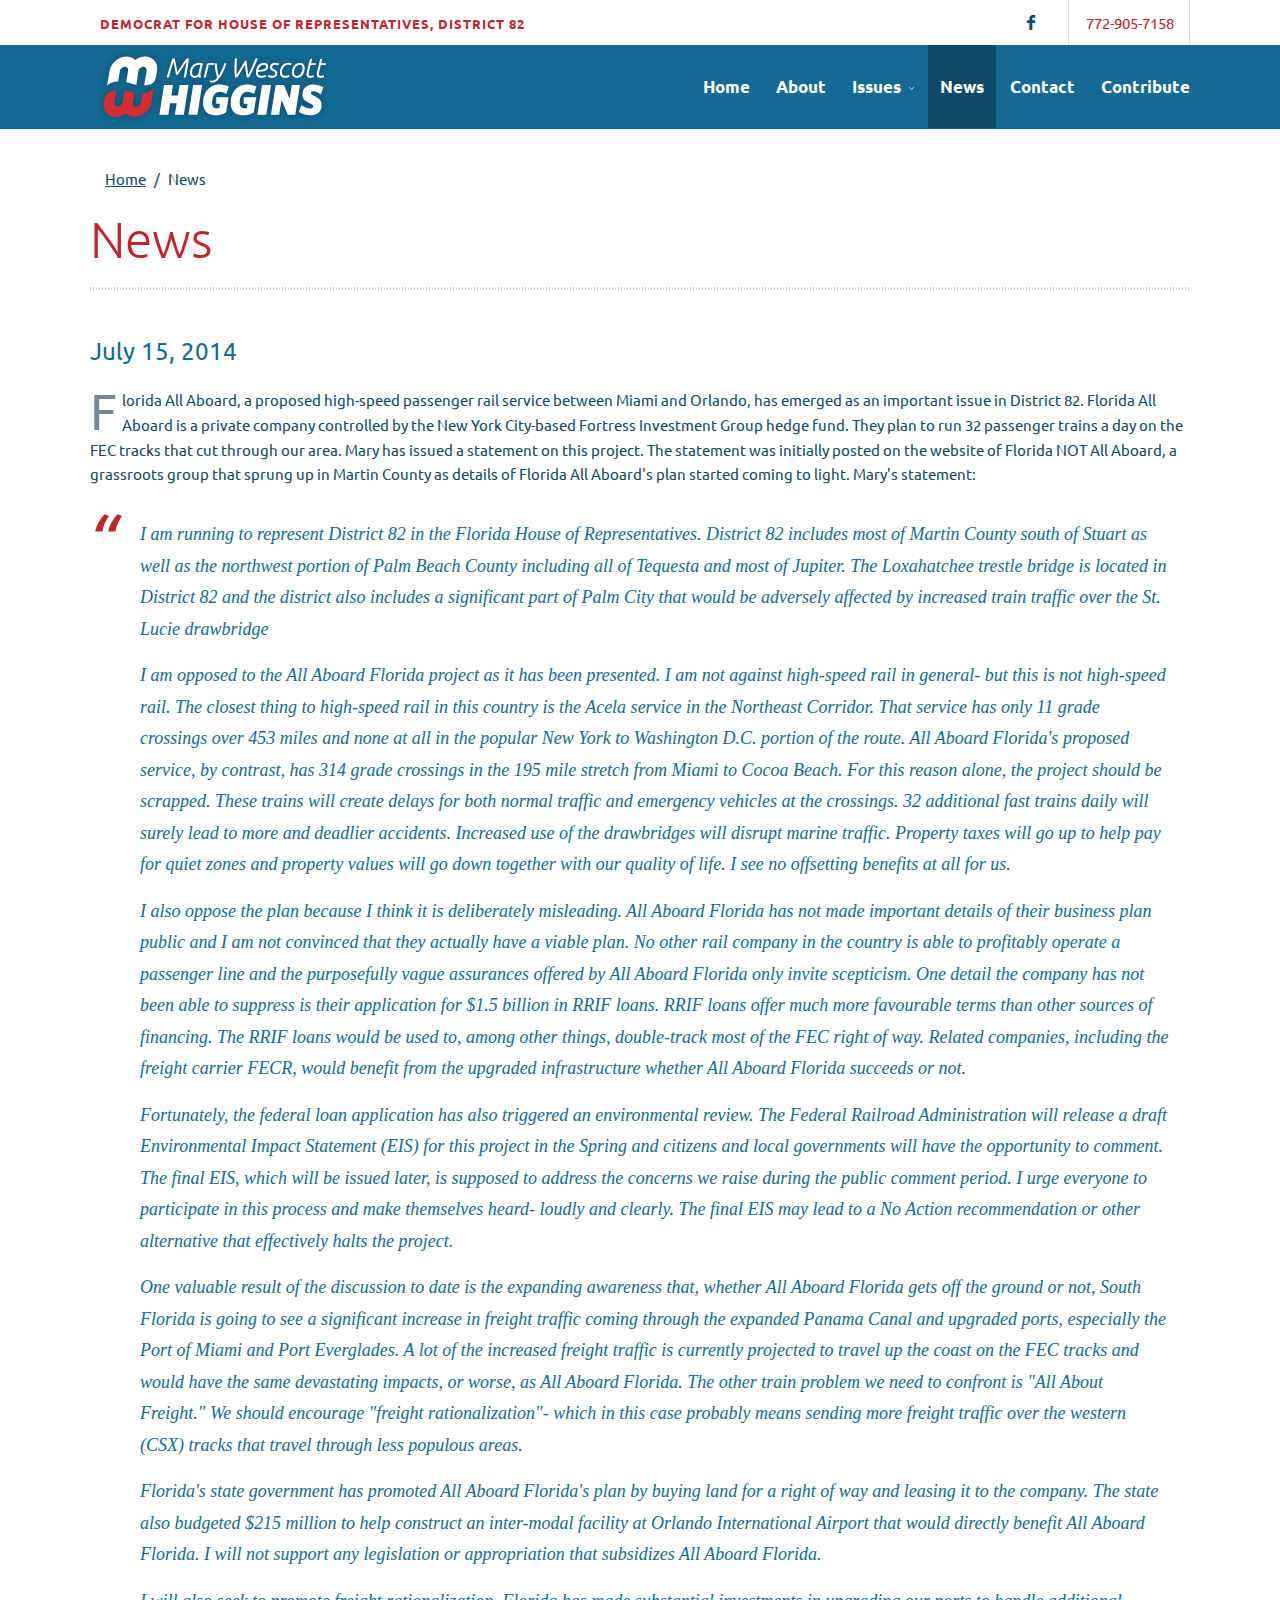
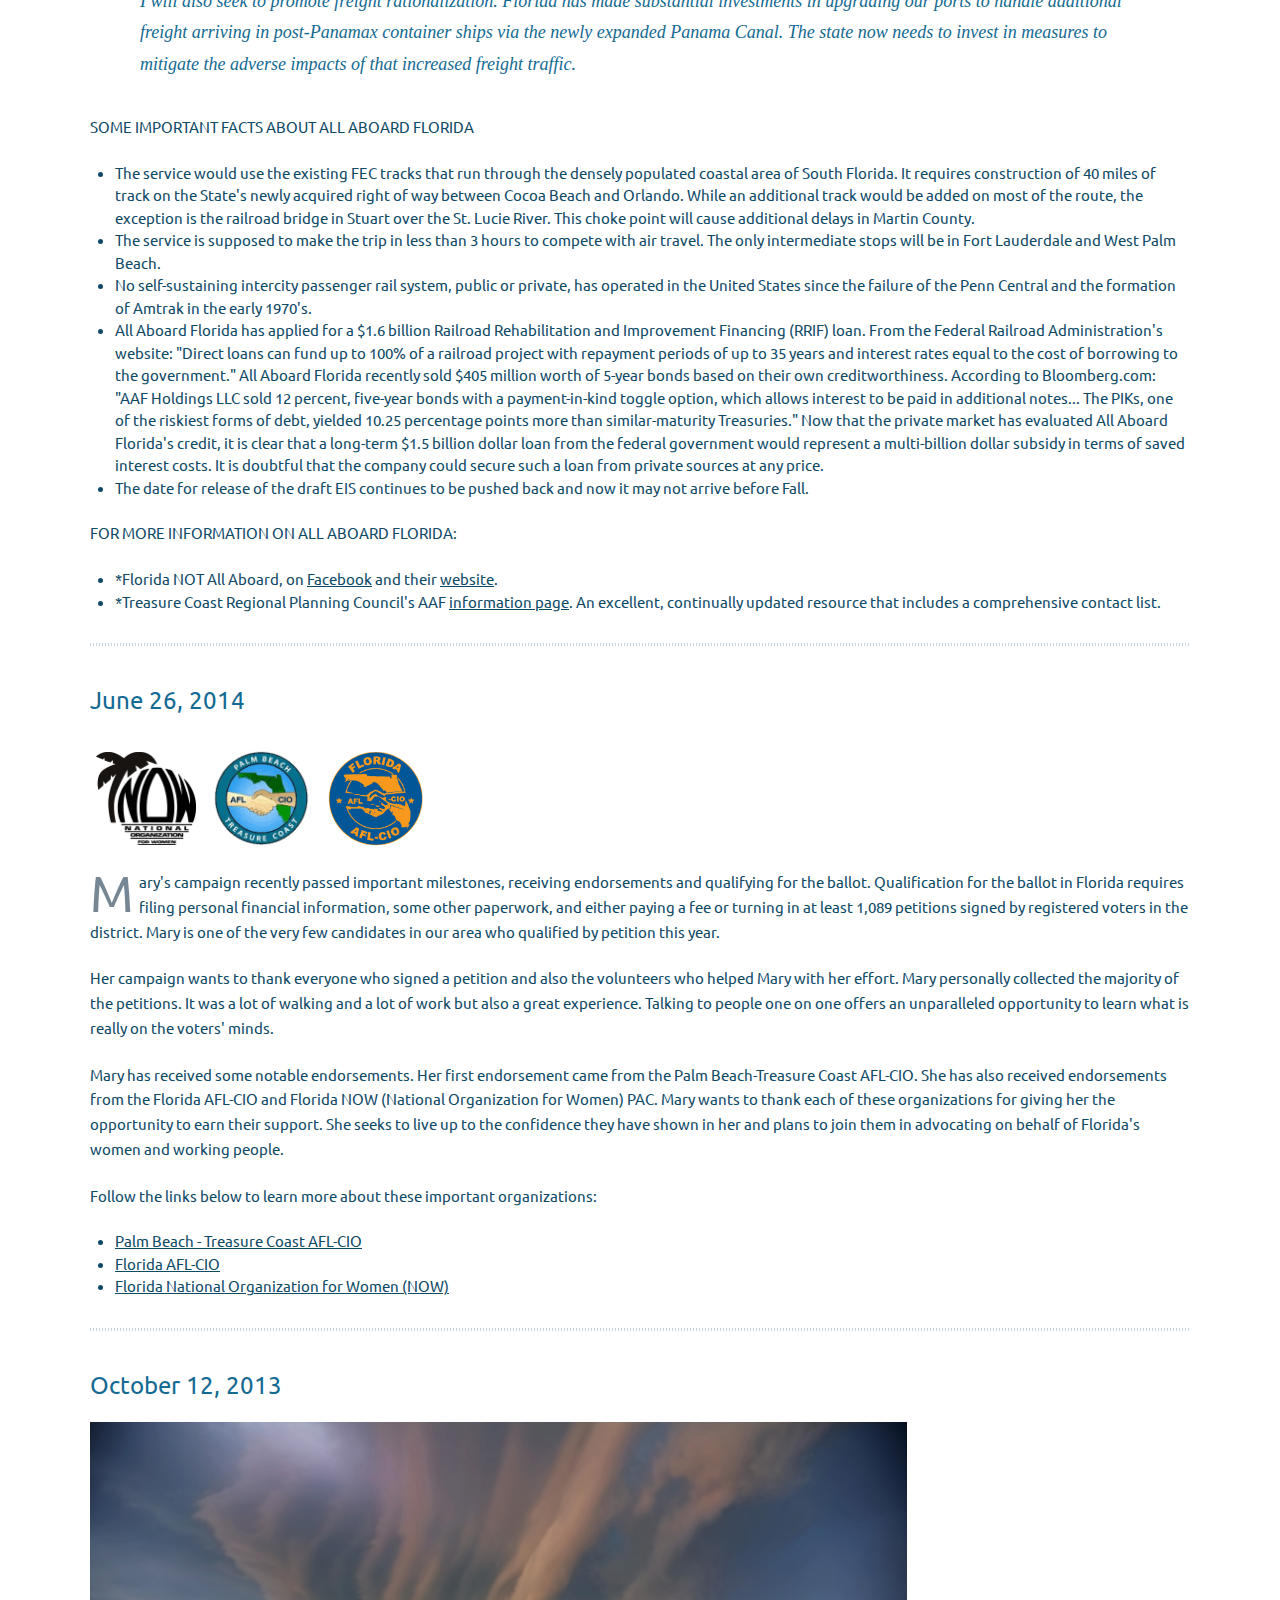
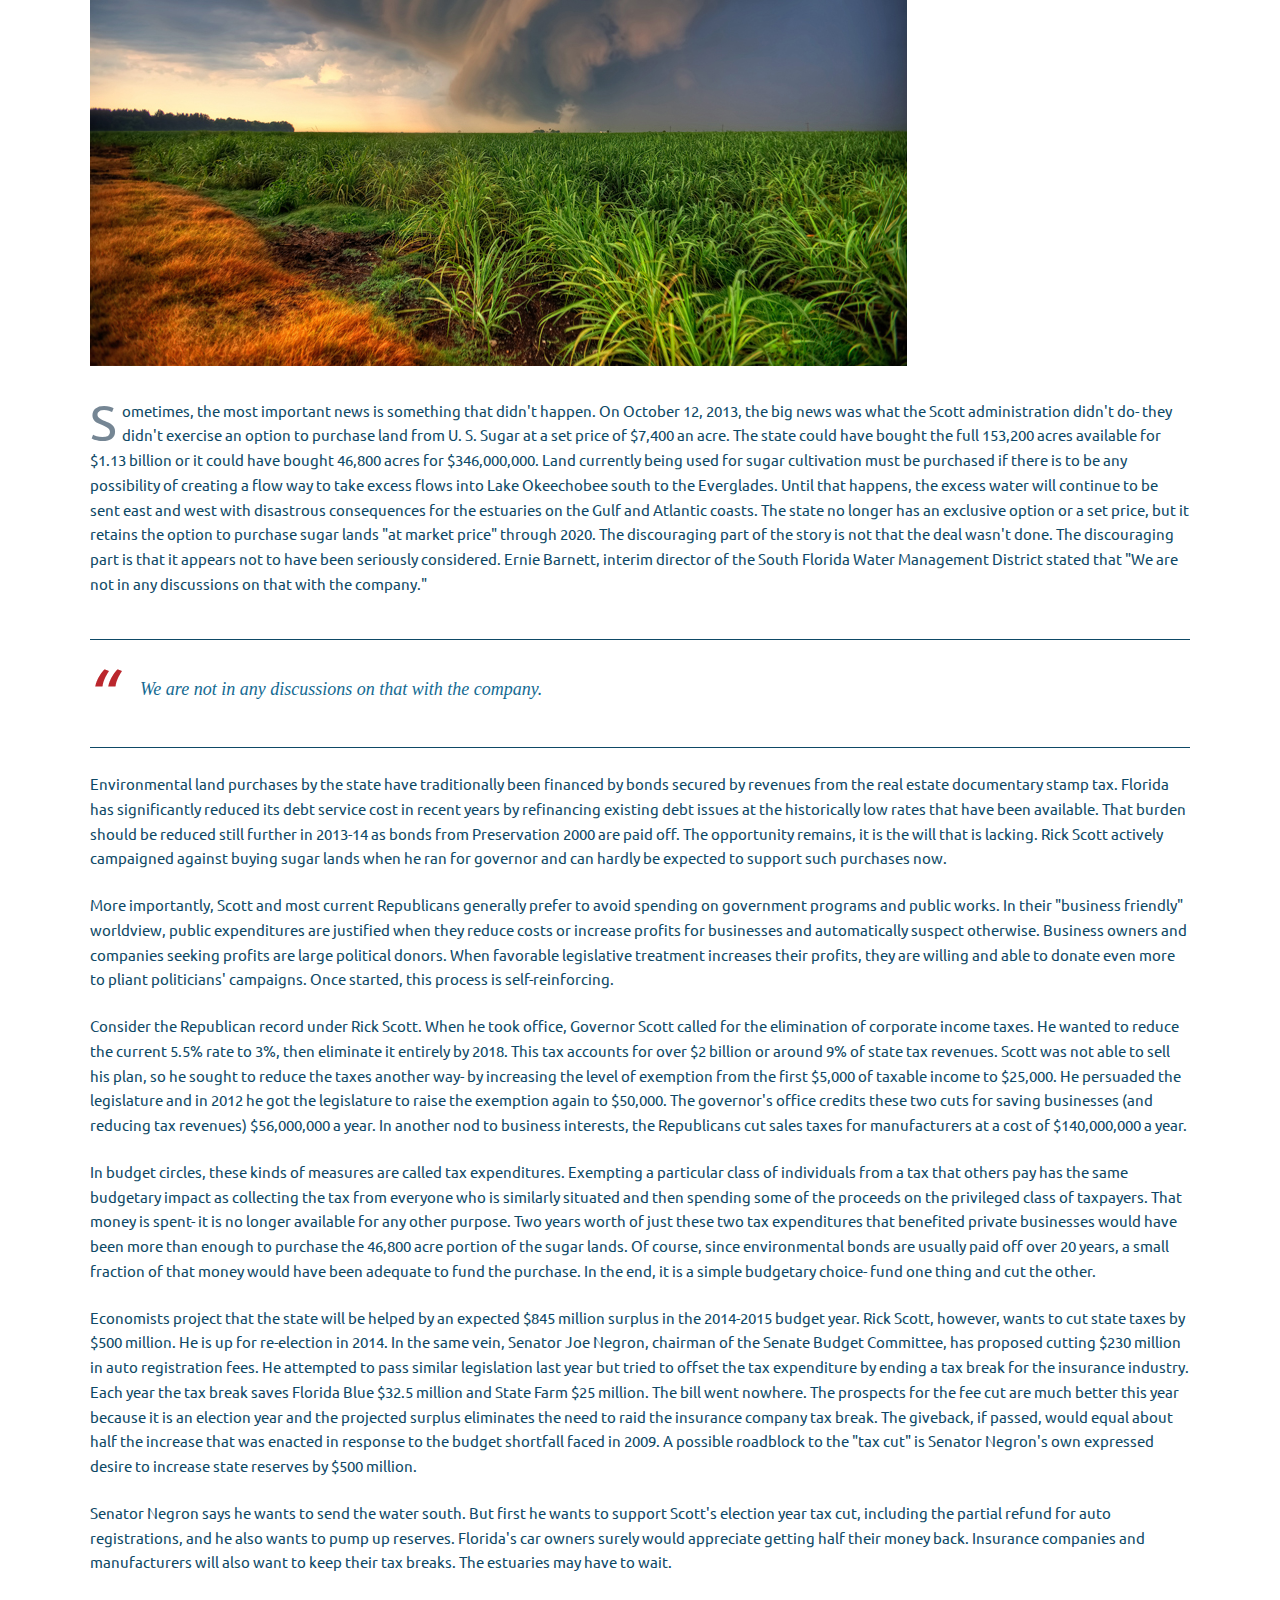
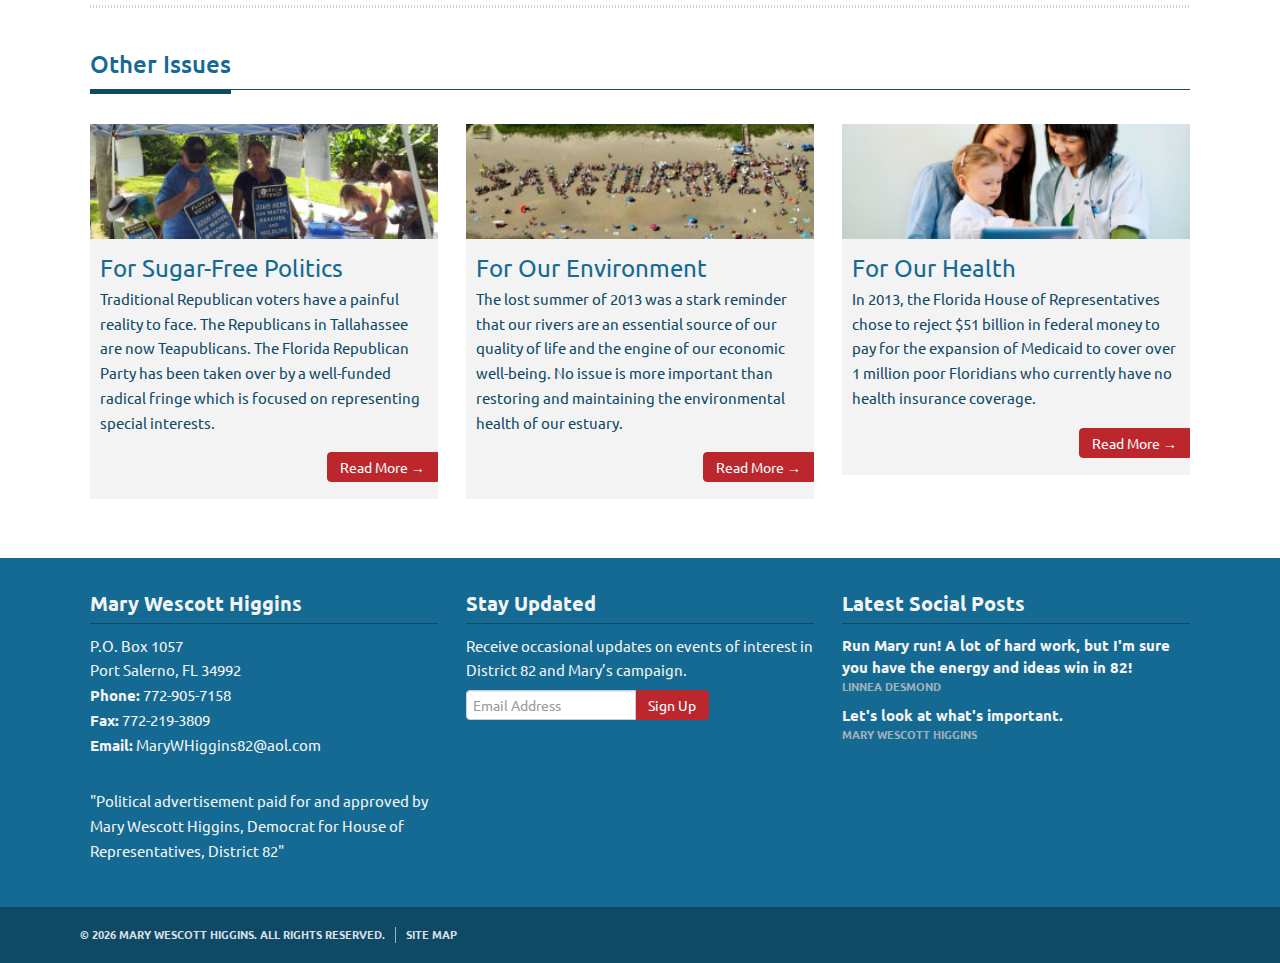
<file: news.html>
<!doctype html>
<!--[if lt IE 7]> <html class="no-js lt-ie9 lt-ie8 lt-ie7" lang="en" dir="ltr"> <![endif]-->
<!--[if IE 7]> <html class="no-js lt-ie9 lt-ie8" lang="en" dir="ltr"> <![endif]-->
<!--[if IE 8]> <html class="no-js lt-ie9" lang="en" dir="ltr"> <![endif]-->
<!--[if gt IE 8]><!--><html class="no-js" lang="en" dir="ltr"><!--<![endif]-->

<head>
<title>News | Mary Wescott Higgins</title>

<!-- Meta Data ================ -->
<meta charset="UTF-8" />
<meta name="description" content="Fill this in with your information" />
<meta name="viewport" content="width=device-width, initial-scale=1.0" />
<meta name="apple-mobile-web-app-capable" content="yes" />

<!-- CSS ================ -->
<link rel="stylesheet" href="assets/css/bootstrap.min.css" type="text/css"/>
<link rel="stylesheet" href="assets/css/style.css" type="text/css"/>
<link rel="stylesheet" href="assets/css/header-1.css" type="text/css"/>

<!-- Icons ================ -->
<!-- For non-Retina iPhone, iPod Touch, and Android 2.1+ devices: -->
<link rel="apple-touch-icon-precomposed" href="apple-touch-icon-precomposed.png" />
<!-- For first- and second-generation iPad: -->
<link rel="apple-touch-icon-precomposed" sizes="72x72" href="apple-touch-icon-72x72-precomposed.png" />
<!-- For iPhone with high-resolution Retina display: -->
<link rel="apple-touch-icon-precomposed" sizes="114x114" href="apple-touch-icon-114x114-precomposed.png" />
<!-- For third-generation iPad with high-resolution Retina display: -->
<link rel="apple-touch-icon-precomposed" sizes="144x144" href="apple-touch-icon-144x144-precomposed.png" />
<link rel="shortcut icon" href="favicon.ico" />

<!-- Open Graph for facebook
http://graph.facebook.com/[UserName] replace [UserName] 
with yours and get your fb:admis content information where the XXXX goes.
================================================== -->
<meta property="og:title" content="" />
<meta property="og:type" content="" />
<meta property="og:url" content="" />
<meta property="og:image" content=""/>
<meta property="og:site_name" content="" />
<meta property="fb:admins" content="XXXXX" />
<meta property="og:locale" content="en_us" />
<meta property="og:description" content="  " />


<!-- SCRIPTS ============================================== -->
		<!--	NOTE:: jquery 1.9.1 supports older ie, 2.0 does not, but 1.9.1 does not work well on ie8 and 
				lower so version 1.7.2 is called for older versions of ie 
				:: calling jQuery in the head for ajax work if necessary.
				-->
		<!--[if gt IE 8]><!-->
		<script src="http://ajax.googleapis.com/ajax/libs/jquery/1.9.1/jquery.min.js"></script>
		<script>window.jQuery || document.write('<script src="assets/js/jquery-1.9.1.min.js"><\/script>')</script>
		<!--<![endif]-->
		<!--[if lte IE 8]>
			<script src="http://ajax.googleapis.com/ajax/libs/jquery/1.7.2/jquery.min.js"></script>
		<![endif]-->

<!-- Add to Head after Style sheet http://modernizr.com/docs/#installing  ================ -->
<script src="assets/js/modernizr.js"></script><!-- js multiple backgrounds svg background size -->

<style>
	blockquote.padded > p { padding-bottom: 15px; }
</style>

</head>
<body class="columns">

<!-- begin accesibility skip to nav skip content -->
<ul class="visuallyhidden" id="top">
	<li><a href="#nav" title="Skip to navigation" accesskey="n">Skip to navigation</a></li>
	<li><a href="#page" title="Skip to content" accesskey="c">Skip to content</a></li>
</ul>
<!-- end /.visuallyhidden accesibility--> 

<!-- mobile navigation trigger-->
<h5 class="mobile_nav"><a href="javascript:void(0)">&nbsp;<span></span></a></h5>
<!--end mobile navigation trigger-->

<section class="container preheader"> 
	
	<!--this is the login for the user-->
	<nav class="user clearfix"><h1>DEMOCRAT FOR HOUSE OF REPRESENTATIVES, DISTRICT 82</h1></nav>
	<!--close user nav-->
	<div class="phone"><a href="tel:7729057158" class="tele">772-905-7158</a></div>
	<ul class="social">
		<li><a class="socicon small facebook" href="https://www.facebook.com/maryhiggins82" data-placement="bottom" title="Follow us on Facebook"></a></li>
		<!--<li><a class="socicon small twitterbird" href="#" data-placement="bottom" title="Follow us on Twitter"></a></li>-->
	</ul>
</section>

<!-- begin .header-->
<header class="header  clearfix"> <img src="assets/images/print-logo.png" class="print logo" alt="name of company" />
	<div class="container"> 
		<div class="mobile-menu-holder"><!--clone menu here for mobile--></div>
		<!-- begin #main_menu -->
		<nav id="main_menu">
			<ul class="primary_menu">
				<li><a href="index.html">Home</a></li>
				<li><a href="about.html">About<i></i></a>
				<!--<ul>
						<li><a href="tall-logo.html">Tall Logo Header</a></li>
						<li><a href="alternative-header.html">Alternative Header</a></li>
					</ul>-->
				</li>
				<li class="parent"><a href="javascript:void(0)">Issues<i></i></a>
					<ul>
						<li><a href="issues-for-our-environment.html">For Our Environment</a></li>
						<li><a href="issues-for-our-health.html">For Our Health</a></li>
						<li><a href="issues-for-our-schools.html">For Our Schools</a></li>
						<li><a href="issues-for-sugar-free-politics.html">For Sugar-Free Politics</a></li>
					</ul>
				</li>
				<li class="active"><a href="news.html">News</a>
				</li>
				<li><a href="contact.php">Contact<i></i></a>
				</li>
				<li><a href="contribute.html">Contribute</a></li>
			</ul>
		</nav>
		<!-- close / #main_menu --> 
		
		<!-- begin #logo -->
		<div id="logo"> <a href="index.html"><img alt="" src="assets/images/mwh-logo.gif" /><em>Mary Wescott Higgins</em><!--effing ie7 support--></a> </div>
		<!-- end #logo --> 
		
	</div>
	<!-- close / .container--> 
</header>
<!-- close /.header -->

<!-- begin #page - the container for everything but header -->
<div id="page">
	<div class="container visible-phone">
		<p class="right"><a class="btn btn-primary scrollto" href="#secondary-nav">Page Menu &nbsp;<i class="icon-align-justify"></i></a></p>
	</div>
	<div class="container">
		<ul class="breadcrumb">
			<li><a href="index.html">Home</a> <span class="divider">/</span></li>
			<li class="active">News</li>
		</ul>
	</div>
	<div class="hero-unit">
		<div class="container">
			<h2>News</h2>
		</div>
		<!--close container--> 
	</div>
	<!--close hero-unit-->
	<div class="container clearfix" id="main-content">
		<!--begin main content-->
		
		<h3>July 15, 2014</h3>
		<p><span class="dropcap">F</span>lorida All Aboard, a proposed high-speed passenger rail service between Miami and Orlando, has emerged as an important issue in District 82. Florida All Aboard is a private company controlled by the New York City-based Fortress Investment Group hedge fund. They plan to run 32 passenger trains a day on the FEC tracks that cut through our area. Mary has issued a statement on this project. The statement was initially posted on the website of Florida NOT All Aboard, a grassroots group that sprung up in Martin County as details of Florida All Aboard's plan started coming to light. Mary's statement:</p>
		<blockquote class="padded">
			<p>I am running to represent District 82 in the Florida House of Representatives. District 82 includes most of Martin County south of Stuart as well as the northwest portion of Palm Beach County including all of Tequesta and most of Jupiter. The Loxahatchee trestle bridge is located in District 82 and the district also includes a significant part of Palm City that would be adversely affected by increased train traffic over the St. Lucie drawbridge</p>
			<p>I am opposed to the All Aboard Florida project as it has been presented. I am not against high-speed rail in general- but this is not high-speed rail. The closest thing to high-speed rail in this country is the Acela service in the Northeast Corridor. That service has only 11 grade crossings over 453 miles and none at all in the popular New York to Washington D.C. portion of the route. All Aboard Florida's proposed service, by contrast, has 314 grade crossings in the 195 mile stretch from Miami to Cocoa Beach. For this reason alone, the project should be scrapped. These trains will create delays for both normal traffic and emergency vehicles at the crossings. 32 additional fast trains daily will surely lead to more and deadlier accidents. Increased use of the drawbridges will disrupt marine traffic. Property taxes will go up to help pay for quiet zones and property values will go down together with our quality of life. I see no offsetting benefits at all for us.</p>
			<p>I also oppose the plan because I think it is deliberately misleading. All Aboard Florida has not made important details of their business plan public and I am not convinced that they actually have a viable plan. No other rail company in the country is able to profitably operate a passenger line and the purposefully vague assurances offered by All Aboard Florida only invite scepticism. One detail the company has not been able to suppress is their application for $1.5 billion in RRIF loans. RRIF loans offer much more favourable terms than other sources of financing. The RRIF loans would be used to, among other things, double-track most of the FEC right of way. Related companies, including the freight carrier FECR, would benefit from the upgraded infrastructure whether All Aboard Florida succeeds or not.</p>
			<p>Fortunately, the federal loan application has also triggered an environmental review. The Federal Railroad Administration will release a draft Environmental Impact Statement (EIS) for this project in the Spring and citizens and local governments will have the opportunity to comment. The final EIS, which will be issued later, is supposed to address the concerns we raise during the public comment period. I urge everyone to participate in this process and make themselves heard- loudly and clearly. The final EIS may lead to a No Action recommendation or other alternative that effectively halts the project.</p>
			<p>One valuable result of the discussion to date is the expanding awareness that, whether All Aboard Florida gets off the ground or not, South Florida is going to see a significant increase in freight traffic coming through the expanded Panama Canal and upgraded ports, especially the Port of Miami and Port Everglades. A lot of the increased freight traffic is currently projected to travel up the coast on the FEC tracks and would have the same devastating impacts, or worse, as All Aboard Florida. The other train problem we need to confront is "All About Freight." We should encourage "freight rationalization"- which in this case probably means sending more freight traffic over the western (CSX) tracks that travel through less populous areas.</p>
			<p>Florida's state government has promoted All Aboard Florida's plan by buying land for a right of way and leasing it to the company. The state also budgeted $215 million to help construct an inter-modal facility at Orlando International Airport that would directly benefit All Aboard Florida. I will not support any legislation or appropriation that subsidizes All Aboard Florida.</p>
			<p>I will also seek to promote freight rationalization. Florida has made substantial investments in upgrading our ports to handle additional freight arriving in post-Panamax container ships via the newly expanded Panama Canal. The state now needs to invest in measures to mitigate the adverse impacts of that increased freight traffic.</p>
		</blockquote>
		<p>SOME IMPORTANT FACTS ABOUT ALL ABOARD FLORIDA</p>
		<ul>
			<li>The service would use the existing FEC tracks that run through the densely populated coastal area of South Florida. It requires construction of 40 miles of track on the State's newly acquired right of way between Cocoa Beach and Orlando. While an additional track would be added on most of the route, the exception is the railroad bridge in Stuart over the St. Lucie River. This choke point will cause additional delays in Martin County.</li>
			<li>The service is supposed to make the trip in less than 3 hours to compete with air travel. The only intermediate stops will be in Fort Lauderdale and West Palm Beach.</li>
			<li>No self-sustaining intercity passenger rail system, public or private, has operated in the United States since the failure of the Penn Central and the formation of Amtrak in the early 1970's.</li>
			<li>All Aboard Florida has applied for a $1.6 billion Railroad Rehabilitation and Improvement Financing (RRIF) loan. From the Federal Railroad Administration's website: "Direct loans can fund up to 100% of a railroad project with repayment periods of up to 35 years and interest rates equal to the cost of borrowing to the government." All Aboard Florida recently sold $405 million worth of 5-year bonds based on their own creditworthiness. According to Bloomberg.com: "AAF Holdings LLC sold 12 percent, five-year bonds with a payment-in-kind toggle option, which allows interest to be paid in additional notes... The PIKs, one of the riskiest forms of debt, yielded 10.25 percentage points more than similar-maturity Treasuries." Now that the private market has evaluated All Aboard Florida's credit, it is clear that a long-term $1.5 billion dollar loan from the federal government would represent a multi-billion dollar subsidy in terms of saved interest costs. It is doubtful that the company could secure such a loan from private sources at any price.</li>
			<li>The date for release of the draft EIS continues to be pushed back and now it may not arrive before Fall.</li>
		</ul>
		<p>FOR MORE INFORMATION ON ALL ABOARD FLORIDA:</p>
		<ul>
			<li>*Florida NOT All Aboard, on <a href="https://www.facebook.com/floridanotallaboard">Facebook</a> and their <a href=" http://www.floridanotallaboard.com/">website</a>.</li>
			<li>*Treasure Coast Regional Planning Council's AAF <a href="http://www.tcrpc.org/special_projects/AAF/AAF4.html">information page</a>. An excellent, continually updated resource that includes a comprehensive contact list.</li>
		</ul>	
		<hr>
		
		<h3>June 26, 2014</h3>
		<div class="images-inline">
			<img src="assets/images/now-tree-logo.gif" width="100" alt="Now Tree Logo">
			<img src="assets/images/palm-beach-logo.gif" width="100" alt="Palm Beach Logo">
			<img src="assets/images/florida-logo.png" width="100" alt="Florida Logo">
		</div>
		<p><span class="dropcap">M</span>ary's campaign recently passed important milestones, receiving endorsements and qualifying for the ballot. Qualification for the ballot in Florida requires filing personal financial information, some other paperwork, and either paying a fee or turning in at least 1,089 petitions signed by registered voters in the district. Mary is one of the very few candidates in our area who qualified by petition this year.</p>
		<p>Her campaign wants to thank everyone who signed a petition and also the volunteers who helped Mary with her effort. Mary personally collected the majority of the petitions. It was a lot of walking and a lot of work but also a great experience. Talking to people one on one offers an unparalleled opportunity to learn what is really on the voters' minds.</p>
		<p>Mary has received some notable endorsements. Her first endorsement came from the Palm Beach-Treasure Coast AFL-CIO. She has also received endorsements from the Florida AFL-CIO and Florida NOW (National Organization for Women) PAC. Mary wants to thank each of these organizations for giving her the opportunity to earn their support. She seeks to live up to the confidence they have shown in her and plans to join them in advocating on behalf of Florida's women and working people.</p>
		<p>Follow the links below to learn more about these important  organizations:</p>
		<ul>
			<li><a href="http://palmbeachtreasurecoastaflcio.org/">Palm Beach - Treasure Coast AFL-CIO</a></li>
			<li><a href="http://www.flaflcio.org/">Florida AFL-CIO</a></li>
			<li><a href="http://www.flnow.org/">Florida National Organization for Women (NOW)</a></li>
		</ul>
		<hr>
		
		<h3>October 12, 2013</h3>
		<img src="assets/images/issues-for-sugar-free-politics.jpg" class="aligncenter" alt="">
		<p><span class="dropcap">S</span>ometimes, the most important news is something that didn't happen. On October 12, 2013, the big news was what the Scott administration didn't do- they didn't exercise an option to purchase land from U. S. Sugar at a set price of $7,400 an acre. The state could have bought the full 153,200 acres available for $1.13 billion or it could have bought 46,800 acres for $346,000,000. Land currently being used for sugar cultivation must be purchased if there is to be any possibility of creating a flow way to take excess flows into Lake Okeechobee south to the Everglades. Until that happens, the excess water will continue to be sent east and west with disastrous consequences for the estuaries on the Gulf and Atlantic coasts. The state no longer has an exclusive option or a set price, but it retains the option to purchase sugar lands "at market price" through 2020. The discouraging part of the story is not that the deal wasn't done. The discouraging part is that it appears not to have been seriously considered. Ernie Barnett, interim director of the South Florida Water Management District stated that "We are not in any discussions on that with the company."</p>
		<h3 class="short_headline"><span></span></h3>
		<blockquote>
			<p>We are not in any discussions on that with the company.</p>
		</blockquote>
		<h3 class="short_headline"><span></span></h3>
		<p>Environmental land purchases by the state have traditionally been financed by bonds secured by revenues from the real estate documentary stamp tax. Florida has significantly reduced its debt service cost in recent years by refinancing existing debt issues at the historically low rates that have been available. That burden should be reduced still further in 2013-14 as bonds from Preservation 2000 are paid off. The opportunity remains, it is the will that is lacking. Rick Scott actively campaigned against buying sugar lands when he ran for governor and can hardly be expected to support such purchases now.</p>

		<p>More importantly, Scott and most current Republicans generally prefer to avoid spending on government programs and public works. In their "business friendly" worldview, public expenditures are justified when they reduce costs or increase profits for businesses and automatically suspect otherwise. Business owners and companies seeking profits are large political donors. When favorable legislative treatment increases their profits, they are willing and able to donate even more to pliant politicians' campaigns. Once started, this process is self-reinforcing.</p>

		<p>Consider the Republican record under Rick Scott. When he took office, Governor Scott called for the elimination of corporate income taxes. He wanted to reduce the current 5.5% rate to 3%, then eliminate it entirely by 2018. This tax accounts for over $2 billion or around 9% of state tax revenues. Scott was not able to sell his plan, so he sought to reduce the taxes another way- by increasing the level of exemption from the first $5,000 of taxable income to $25,000. He persuaded the legislature and in 2012 he got the legislature to raise the exemption again to $50,000. The governor's office credits these two cuts for saving businesses (and reducing tax revenues) $56,000,000 a year. In another nod to business interests, the Republicans cut sales taxes for manufacturers at a cost of $140,000,000 a year.</p>

		<p>In budget circles, these kinds of measures are called tax expenditures. Exempting a particular class of individuals from a tax that others pay has the same budgetary impact as collecting the tax from everyone who is similarly situated and then spending some of the proceeds on the privileged class of taxpayers. That money is spent- it is no longer available for any other purpose.  Two years worth of just these two tax expenditures that benefited private businesses would have been more than enough to purchase the 46,800 acre portion of the sugar lands. Of course, since environmental bonds are usually paid off over 20 years, a small fraction of that money would have been adequate to fund the purchase. In the end, it is a simple budgetary choice- fund one thing and cut the other.</p>

		<p>Economists project that the state will be helped by an expected $845 million surplus in the 2014-2015 budget year. Rick Scott, however, wants to cut state taxes by $500 million. He is up for re-election in 2014. In the same vein, Senator Joe Negron, chairman of the Senate Budget Committee, has proposed cutting $230 million in auto registration fees. He attempted to pass similar legislation last year but tried to offset the tax expenditure by ending a tax break for the insurance industry. Each year the tax break saves Florida Blue $32.5 million and State Farm $25 million. The bill went nowhere. The prospects for the fee cut are much better this year because it is an election year and the projected surplus eliminates the need to raid the insurance company tax break. The giveback, if passed, would equal about half the increase that was enacted in response to the budget shortfall faced in 2009. A possible roadblock to the "tax cut" is Senator Negron's own expressed desire to increase state reserves by $500 million.</p>

		<p>Senator Negron says he wants to send the water south. But first he wants to support Scott's election year tax cut, including the partial refund for auto registrations, and he also wants to pump up reserves. Florida's car owners surely would appreciate getting half their money back. Insurance companies and manufacturers will also want to keep their tax breaks. The estuaries may have to wait.</p>
		<hr>

<!--	<div class="container hero-unit no-border no-padding-bottom">
-->			<!--note the home class on the h1 tag-->
<!--	<h1>Example of Next Article</h1>
		</div>
-->
		<!--close container-->
<!--	<div>
			<p>Nam metus tortor, viverra at arcu et, iaculis tempus metus. Quisque erat leo, consequat et dapibus eget, ultricies in nibh. Sed accumsan arcu quis elit consectetur, facilisis laoreet felis mollis. Sed molestie magna lobortis nunc vehicula suscipit. Suspendisse sed tincidunt sapien. Cras risus ante, dignissim nec nisi nec, luctus vehicula arcu. In ligula libero, feugiat ut nibh quis, varius pharetra lorem. Aenean blandit dolor sit amet vulputate mollis. Vivamus scelerisque ac felis rhoncus rutrum. Curabitur consectetur, leo gravida auctor posuere, orci risus ullamcorper dui, eget auctor risus augue at turpis. <a href="" style="font-weight: Bold; color: #BB272D">READ MORE &rarr;</a></p>
		</div>

		<hr>
-->
		
		<!--close row-fluid --> 
		<h3 class="short_headline"><span>Other Issues</span></h3>
		<!-- begin equalHeights columns 3 -->
		<div class="row-fluid equalHero equalHeights">
			<div class="span4"> <a href="issues-for-sugar-free-politics.html"><img src="assets/images/rebublican-voters-mini.jpg" class="aligncenter" alt="Rebublican Voters"></a>
				<h3><a href="issues-for-sugar-free-politics.html">For Sugar-Free Politics</a></h3>
				<p>Traditional Republican voters have a painful reality to face. The Republicans in Tallahassee are now Teapublicans. The Florida Republican Party has been taken over by a well-funded radical fringe which is focused on representing special interests.</p>
				<p class="right"><a href="issues-for-sugar-free-politics.html" class="btn btn-primary">Read More &rarr;</a></p>
			</div>
			<!-- close .span4 -->
			<div class="span4"> <a href="issues-for-our-environment.html"><img src="assets/images/lost-summer-mini.jpg" class="aligncenter" alt="Lost Summer"></a>
				<h3><a href="issues-for-our-environment.html">For Our Environment</a></h3>
				<p>The lost summer of 2013 was a stark reminder that our rivers are an essential source of our quality of life and the engine of our economic well-being. No issue is more important than restoring and maintaining the environmental health of our estuary.</p>
				<p class="right"><a href="issues-for-our-environment.html" class="btn btn-primary">Read More &rarr;</a></p>
			</div>
			<!-- close .span4-->
			<div class="span4"> <a href="issues-for-our-health.html"><img src="assets/images/florida-healthcare-mini.jpg" class="aligncenter" alt="Florida Healthcare"></a>
				<h3><a href="issues-for-our-health.html">For Our Health</a></h3>
				<p>In 2013, the Florida House of Representatives chose to reject $51 billion in federal money to pay for the expansion of Medicaid to cover over 1 million poor Floridians who currently have no health insurance coverage.</p>
				<p class="right"><a href="issues-for-our-health.html" class="btn btn-primary">Read More &rarr;</a></p>
			</div>
			<!-- close .span4 -->
		</div>
		<!-- close #equalHeights .featured 3 columns -->
		
	</div>
	<!--close .container id="main-content" --> 
	<!--begin footer -->
	<footer id="footer" class="clearfix">
		<div class="container"><!--footer container-->
			
			
			<div class="row-fluid">
				<div class="span4">
					<section>
						<h4>Mary Wescott Higgins</h4>
						<p>P.O. Box 1057<br>
							Port Salerno, FL 34992<br>
							<strong>Phone:</strong> <a href="tel:7729057158" class="">772-905-7158</a><br>
							<strong>Fax:</strong> 772-219-3809<br>
							<strong>Email:</strong> <a href="mailto:MaryWHiggins82@aol.com">MaryWHiggins82@aol.com</a> </p>
							<br>
							<p>"Political advertisement paid for and approved by Mary Wescott Higgins, Democrat for House of Representatives, District 82"</p>
					</section>
					<!--close section-->
				</div>
				<!-- close .span4 --> 
				
				<!--section containing newsletter signup and recent images-->
				<div class="span4">
					<section>
						<h4>Stay Updated</h4>
						<p>Receive occasional updates on events of interest in District 82 and Mary&rsquo;s campaign.</p>
						<form action="http://maryhiggins82.us3.list-manage.com/subscribe/post?u=fc1bd82cd12ead62c2b420c4d&amp;id=c0a413e69f" method="post">
							<div class="input-append row-fluid">
								<input type="email" placeholder="Email Address" class="span6" name="EMAIL" id="mce-EMAIL" />
								<button class="btn btn-primary">Sign Up</button>
							</div>
							<!--close input-append-->
						</form>
					</section>
					<!--close section-->
				</div>
				<!-- close .span4 --> 
				
				<!--section containing blog posts-->
				<div class="span4">
					<section>
						<h4>Latest Social Posts</h4>
						<ul class="footerPosts">
							<li><a href="https://www.facebook.com/maryhiggins82">Run Mary run! A lot of hard work, but I'm sure you have the energy and ideas win in 82!</a> <span class="meta">Linnea Desmond</span> </li>
							<li><a href="https://www.facebook.com/maryhiggins82">Let's look at what's important.</a> <span class="meta">Mary Wescott Higgins</span> </li>
						</ul>
					</section>
				</div>
				<!-- close .span4 --> 
			</div>
			<!-- close .row-fluid--> 
		</div>
		<!-- close footer .container--> 
		
		<!--change this to your stuff-->
		<section class="footerCredits">
			<div class="container">
				<ul class="clearfix">
					<li>&copy; <script>document.write(new Date().getFullYear());</script> Mary Wescott Higgins. All rights reserved.</li>
					<li><a href="sitemap.html">Site Map</a></li>
				</ul>
			</div>
			<!--footerCredits container--> 
		</section>
		<!--close section--> 
	</footer>
	<!--/.footer--> 
	
	<span class="backToTop"><a href="#top">back to top</a></span> </div>
<!-- close #page--> 

<!-- JS JQuery ================ --> 
<script src="assets/js/bootstrap.min.js"></script>


<!--initialize scripts / custom scripts all pages--> 
<script src="assets/js/custom.js"></script>
</body>
</html>
</file>
<file: assets/css/header-1.css>
/* user nav 
================================================== */

body.login nav.user {
	display: none!important;
}

/* hide the login on the login page ;-)*/
nav.user {
	float: left;
	line-height: 43px;
}

nav.user h1 {
	text-decoration: none;
	float: left;
	font-size: 13px;
	font-weight: bold;
	letter-spacing: 1px;
	padding: 0;
	margin-right: 5px;
	margin-top: 16px;
	color: #BB272D;
}

body.tall-logo nav.user {
	margin-left: 180px;
}

/* header / logo (desktop)
================================================== */

#logo, #logo img {
	/* width and height of logo desktop NON retina - this is the regular size logo */
	width: 250px;
	height: 84px;
}

/* ie 7 fix*/
.lt-ie8 #logo {
	position: absolute!important;
	top: 0;
	left: 0;
}

#logo em {
	position: absolute;
	display: block;
	top: -1000px;
	left: 100px;
	width: 1px;
	height: 1px;
	overflow: hidden;
}

.header {
	margin: 0 auto 3% auto;
	position: relative;
	clear: both;
	padding: 0;
	background: #146A92;
	/*ie 7*/
	z-index: 999;
}

/* tall logo resets (desktop) :: the body class has the the class tall-logo
================================================== */
.tall-logo #logo, .tall-logo #logo img {
	/* - this is the tall size logo NON retina */
	width: 170px;
	height: 185px;
}
.tall-logo #logo {
	margin-top: 0;
	padding: 0;
	top: -47px;
	background-image: url(../images/tall-logo-desktop.png);
	background-color: transparent;
	background-position: 50% 50%;
	background-repeat: no-repeat;
}
.tall-logo .header {
	height: 90px;
	/*height of navigation */
}
.lt-ie8 .tall-logo .header {
	margin-bottom: 100px!important;
}

/*end tall logo tall header resets */

/* header / preheader / menu
================================================== */

.header .container {
	position: relative;
}

.container.preheader {
	right: -10px;
	position: relative;
}

.container.preheader form {
	margin: 0;
	padding: 0;
	height: 30px;
}

.search-wrapper {
	float: right;
	padding: 5px 0 0 0;
}

.search #search-trigger {
	font-size: 0.75em;
	font-weight: bold;
	color: #333;
	text-indent: -9999em;
	display: block;
	float: left;
	padding: 0;
	margin: 0;
	width: 30px;
	height: 30px;
	position: relative;
	top: 3px;
	background: url(../images/search.png) 0px 50% no-repeat;
	cursor: pointer;
}

.search #search-trigger.active {
	background: url(../images/search.png) -30px 50% no-repeat;
}

.search input {
	background-color: #fff;
	width: 200px;
	margin-left: 5px;
	top: 3px;
	position: relative;
	font-size: 16px;
	-webkit-appearance: textfield;
}

.js .search input {
	display: none;
}

.preheader .phone {
	float: right;
	line-height: 45px;
	margin-right: 10px;
	padding: 0 15px 0 10px;
	border-right: 1px solid #d8dfe5;
}

.preheader .phone a, .preheader .phone {
	color: #758694;
}

.preheader .social {
	float: right;
	line-height: 30px;
	height: 45px;
	border-right: 1px solid #d8dfe5;
	margin-right: 0;
	position: relative;
	padding-right: 20px;
}

.lt-ie9 .preheader .social {
	margin-right: 0;
	padding-right: 20px;
}

.preheader .social a {
	color: #0E4966;
	top: 2px;  
	position: relative;
	text-decoration: none;
	font-size: 15px; 
	line-height: 40px; 
	padding: 0;
}

.lt-ie8 .preheader .social a {
	padding:0 3px;
}


/* main navigation / desktop styles
================================================== */

/* colors first level */
.primary_menu > li > a:hover,
.primary_menu > li > a:focus,
.primary_menu > .active > a,
.primary_menu > li > a.selected { color: #fff; background: #0E4966;}

/* colors second level */
.primary_menu ul li a:hover,
.primary_menu ul li a:focus,
.primary_menu ul .active > a,
.primary_menu ul a.selected,
.primary_menu .parent > .active { color: #fff;background:#0E4966;}


/* hide trigger for desktop */
.mobile_nav, .mobile-menu-holder {
	display: none;
}

#main_menu {
	/*wrapper nav*/
	padding: 0;
	z-index: 999;
	right: -12px;
	clear: none;
	position: relative;
	float: right;
	top: 0;
}

/* arrow background images */
.primary_menu li.parent i {
	background: url(../images/menu_arrow.png) 0 0 no-repeat;
	display: inline-block;
	width: 5px;
	margin-left: 8px;
	height: 5px;
	position: relative;
	top: -2px;
}
.primary_menu ul li.parent i {
	background-position: -5px 0;
}

.lt-ie8 .primary_menu .parent i {
	position: relative;
	display: inline;
	zoom: 1;
	left: 5px;
	top: -4px;
}

.primary_menu {
	float: right;
	margin: 0;
	padding: 0;
	position: relative;
	list-style: none;
}
.primary_menu ul {
	margin: 0;
	padding: 0;
	display: none;
}

/* first level */
.primary_menu li {
	float: left;
	list-style: none;
	margin: 0 0 0 2px;
	padding: 0;
	position: relative;
}

.primary_menu li a {
	border: none;
	color: #FFF;
	display: block;
	font-weight: bold;
	height: 83px;
	line-height: 83px;
	margin: 0!important;
	padding: 0 12px;
	text-decoration: none;
	font-size: 110%;
}

.primary_menu li ul li a, .lt-ie9 .primary_menu li ul li a {
	font-size: 100%;
}

.primary_menu li ul li {
	background: #146A92;
	float: none;
	left: auto;
	margin: 0;
	top: 0;
	width: 100%;
}

.primary_menu li ul li ul li {
	background: #758694;
}

.primary_menu li li {
	border-bottom: 1px solid #0E4966;
}

.primary_menu li ul a,
.primary_menu li ul li a,
.primary_menu li ul li ul li a {
	height: auto;
	line-height: 1.5;
	padding: 7px 10px;
	width: 175px;
	color: #fff;
}

.primary_menu li ul {
	background: #6d767e;
	left: 0;
	padding: 0;
	position: absolute;
	top: 83px;
	z-index: 100;
}
.primary_menu li ul ul {
	border-top: 0px;
	z-index: 100000;
}
.primary_menu ul ul {
	border: none;
	top: 0!important;
	left: 195px;
	/*when js is off*/
}
.primary_menu li ul li ul {
	padding: 0;
	position: absolute;
	top: 0;
}

/* -------------- edge detect css --------------- */
.primary_menu li.edge ul {
	left:-100%!important;

}
.primary_menu ul li.edge ul {
    left:-100%!important;
    width:195px;
}


/*=================== ie7 fix */
.lt-ie8 .primary_menu ul ul {
	display: none;
}

/* js off */
.no-js .primary_menu li:hover ul ul {
	display: block;
}

.no-js .primary_menu li:hover ul,
.no-js .primary_menu li:hover ul li:hover ul {
	display: block;
}

.no-js.lt-ie8 .primary_menu ul li:hover ul {
	display: block;
}

/*
***********************************************************************************
/*	BEGIN MEDIA QUERIES
***********************************************************************************
 */

@media only screen and (min-width: 768px) {
	.mobile_nav, .mobile-menu-holder {
		display: none!important;
	}
	
	/* hide trigger for desktop */
}

/*==================================================== 
******************************************************
/*	DEVICES less than 880 pixels wide
******************************************************
====================================================== */

@media only screen and (max-width: 880px) {
	/*** Menu Adjustment so items don't cover the logo ***/
	.primary_menu li {
		margin: 0 0 0 2px;
	}
	
	.primary_menu li a {
		padding: 0 10px;
		font-size: 120%;
	}
}

/**** end max width 800px ****/

/*==================================================== 
******************************************************
/*	DEVICES less than 800 pixels wide
******************************************************
====================================================== */

@media only screen and (max-width: 800px) {
	/*** Menu Adjustment so items don't cover the logo ***/
	.primary_menu li {
		margin: 0;
	}
	
	.primary_menu li a {
		padding: 0 7px;
		font-size: 115%;
	}
}

/**** end max width 800px ****/

/*==================================================== 
******************************************************
/*	DEVICES less than 600 pixels wide
******************************************************
====================================================== */

@media only screen and (max-width: 600px) {
	a.tele {
		cursor: pointer;
		pointer-events: visible;
	}
}

/**** end max width 600 ****/

/*==================================================== 
******************************************************
/*	DEVICES less than 767 pixels wide 
******************************************************
====================================================== */

@media only screen and (max-width: 767px) {
	/*** Header / Logo / Preheader Mobile Adjustments ***/
	nav.user {
		float: left;
		line-height: 55px;
		margin-left: 60px;
	}
	
	nav.user h1 {
		font-size: 14px;
		margin-top:19px;
	}
	
	.header {
		position: relative;
		height: auto;
		margin-top: 50px;
	}
	
	.header .container {
		padding: 0;
		width: 100%;
	}
	
	.container.preheader {
		position: absolute;
		top: 0;
		right: 0;
		padding: 0;
		width: 100%;
		/***!! added width***/
	}
	
	.container.preheader  .phone,
	.container.preheader  .phone a {
		border: 0px;
		padding: 5px 0 0 0;
		margin: 0;
	}
	
	.container.preheader  .phone {
		margin-right: 10px;
	}
	
	.preheader .social {
		display: none;
	}
	
	.search input {
		position: relative;
		width: 180px;
		/***!! changed width ***/
		right: 0;
		top: auto;
		margin: 0 0 0 5px;
		font-size: 16px!important;
		overflow-x: hidden;
	}
	
	.search #search-trigger {
		width: 30px;
		margin: 0;
		top: auto;
	}
	
	.search-wrapper {
		/***!!removed float right */
		padding: 10px 0 0 0;
		margin: 0;
		position: absolute;
		/***!! changed position type*/
		left: 50px;
		/***!! added left position*/
		z-index: 2;
	}
	
	/*** Mobile Navigation Trigger ***/
	.lt-ie9 .mobile_nav {
		display: none;
	}
	
	.mobile_nav {
		margin: 0;
		display: block;
		position: absolute;
		top: 5px;
		left: 5px;
		height: 40px;
		width: 40px;
		background: #BB272D;
		z-index: 1;
	}
	
	.mobile_nav a span {
		display: block;
		width: 20px;
		height: 40px;
		padding: 0;
		position: absolute;
		left: 10px;
		top: 0px;
		background: url(../images/navtriggerbg.png) -20px 50% no-repeat;
	}
	
	.mobile_nav a.active span {
		background-position: -60px 50%;
	}
	
	.mobile_nav a {
		color: #fff;
		text-decoration: none;
		display: block;
		padding: 0 0 0 5px;
		height: 40px;
		width: 100%;
		line-height: 38px;
		position: relative;
		z-index: 2000;
	}
	
	.no-js .mobile_nav {
		display: none;
	}
	
	/*** Mobile Navigation ***/
	#main_menu, #main_menu .primary_menu, .js #main_menu, .js #main_menu {
		/* hide on mobile */
		display: none!important;
	}
	
	.primary_menu {
		margin: 0;
		background: #146A92;
		padding: 10px 0;
	}
	
	.primary_menu ul {
		height: auto;
		width: 100%;
		overflow: visible;
	}
	
	.primary_menu *, .primary_menu {
		float: none!important;
	}
	
	.primary_menu li a {
		height: auto;
		line-height: normal;
		margin: 0;
		font-size: 100%!important;
		padding: 10px 0 5px 20px;
	}
	
	.primary_menu li ul a,
	.primary_menu li ul li a,
	.primary_menu li ul li ul li a {
		height: auto;
		width: auto;
		line-height: auto;
		background: #146A92;
		padding: 8px 0 5px 20px;
	}
	
	.primary_menu li ul,
	.primary_menu,
	.primary_menu ul ul,
	.primary_menu ul ul ul {
		position: relative!important;
		top: auto!important;
		left: 0!important;
		clear: both!important;
		right: auto!important;
		width: 100%!important;
	}
	
	.primary_menul,
	.primary_menu ul {
		border: none;
	}
	
	.primary_menu ul {
		display: none;
	}
	
	.primary_menu li {
		margin: 0;
	}
	
	.primary_menu li a {
		text-transform: uppercase;
	}
	
	.primary_menu li li a {
		text-transform: none;
	}
	
	.primary_menu ul ul li a {
		padding-left: 30px;
	}
	
	.primary_menu ul ul li ul li a {
		padding-left: 50px;
	}
	
	.primary_menu ul ul li:last-child {
		border: 0px;
	}
	
	.primary_menu ul ul li {
		border-left: 0px solid #fff;
		border-right: 0px solid #fff;
	}
	
	/* Tall Logo MOBILE adjustments */
	body.tall-logo nav.user {
		margin-left: 0;
	}
	
	body.tall-logo #logo {
		background-image: url(../images/tall-logo-mobile.png);
		/*notice that this image changes on mobile */
		background-color: transparent!important;
		background-position: 0 0;
		position: relative;
		display: block;
		width: 78px;
		height: 85px;
		margin: 0;
		top: auto;
		left: 20px;
		padding: 0!important;
	}
	
	body.tall-logo .header {
		height: 60px;
		margin-bottom: 30px;
	}
	
	body.tall-logo .search-wrapper {
		left: 10px;
	}
	
	/* tall logo mobile nav trigger location change */
	body.tall-logo .mobile_nav {
		left: auto;
		right: 10px;
		top: 60px;
		z-index: 1000;
	}
	
	body.tall-logo .mobile-menu-holder {
		z-index: 1000;
		top: 80px;
		position: absolute;
		left: 0;
		right: 0;
	}
	
	/*end tall logo tall header mobile adjustments */
}
@media only screen and (max-width: 470px) {
	/*** Header / Logo / Preheader Mobile Adjustments ***/
	
	nav.user h1 {
		margin-top:10px;
	}
}

/**** end max width 767 ****/

/* ================================================== 
	MAIN RETINA BACKGROUND IMAGE REPLACEMENT & RETINA INFORMATION
	http://weedygarden.net/2012/04/hi-res-retina-display-css-sprites/
	http://www.kylejlarson.com/blog/2012/creating-retina-images-for-your-website/
	http://www.webresourcesdepot.com/3-solutions-for-serving-high-res-images-to-retina-display-devices/
================================================== */

/*	change the webkit number to 1 to test on webkit to make sure 
	the sizes and the images show up correctly then switch back before launch */

@media only screen and (-webkit-min-device-pixel-ratio: 2),
 	only screen and (-o-min-device-pixel-ratio: 3/2),
 	only screen and (min--moz-device-pixel-ratio: 2),
	only screen and (min-device-pixel-ratio: 2) {
	#logo {
		background-image: url(../images/retina/logo_@2x.png);
		-moz-background-size: 140px 59px;
		/*w & h of total ORIGINAL 72dpi image*/
		-ie-background-size: 140px 59px;
		-o-background-size: 140px 59px;
		-webkit-background-size: 140px 59px;
		background-size: 140px 59px;
	}
	
	.tall-logo #logo {
		background-image: url(../images/retina/tall-logo-mobile_@2x.png);
		-moz-background-size: 170px 185px;
		/*w & h of total image 72dpi image*/
		-ie-background-size: 170px 185px;
		-o-background-size: 170px 185px;
		-webkit-background-size: 170px 185px;
		background-size: 170px 185px;
	}
	
	.search #search-trigger {
		background-image: url(../images/retina/search_@2x.png);
		-moz-background-size: 60px 30px;
		/*w & h of total ORIGINAL 72dpi image*/
		-ie-background-size: 60px 30px;
		-o-background-size: 60px 30px;
		-webkit-background-size: 60px 30px;
		background-size: 60px 30px;
	}
	
	#main_menu li.parent i {
		background-image: url(../images/retina/menu_arrow_@2x.png);
		-moz-background-size: 20px 5px;
		/*w & h of total ORIGINAL 72dpi image*/
		-ie-background-size: 20px 5px;
		-o-background-size: 20px 5px;
		-webkit-background-size: 20px 5px;
		background-size: 20px 5px;
	}
}

/* end desktop and main retina swapping */

/*==================================================== 
******************************************************
/*	MOBILE SPECIFIC RETINA SWAPPING
******************************************************
====================================================== */

@media only screen and (max-width: 767px) and (-webkit-min-device-pixel-ratio: 2),
 	only screen and (max-width: 767px) and (-o-min-device-pixel-ratio: 3/2),
 	only screen and (max-width: 767px) and (min--moz-device-pixel-ratio: 2),
	only screen and (max-width: 767px) and (min-device-pixel-ratio: 2) {
	.tall-logo #logo {
		background-image: url(../images/retina/tall-logo-mobile_@2x.png);
		-moz-background-size: 78px 85px;
		/*w & h of total image 72dpi image*/
		-ie-background-size: 78px 85px;
		-o-background-size: 78px 85px;
		-webkit-background-size: 78px 85px;
		background-size: 78px 85px;
	}
	
	.mobile_nav a span {
		background-image: url(../images/retina/navtriggerbg_@2x.png);
		-moz-background-size: 80px 40px;
		/*w & h of total sprite 72dpi image*/
		-ie-background-size: 80px 40px;
		-o-background-size: 80px 40px;
		-webkit-background-size: 80px 40px;
		background-size: 80px 40px;
	}
}

/*end mobile specific retina swapping */
</file>
<file: assets/css/lemmon-slider.css>
/*================================================ 
/* ## lemmon slider classes before media queries
================================================== */
.lemmon-wrap,
.prev-page,
.next-page,
.lemmon-slider li div {
    -webkit-transition: all .6s ease;
    -moz-transition: all .6s ease;
    -o-transition: all .6s ease;
}
.lemmon-wrap {
    position: relative;
    margin: 0 0 3% 0;
    background: transparent;
    padding: 0;
    clear: both;
}
.lemmon-slider {
    overflow: hidden;
    width: 100%;
    position: relative;
    left: -3px;
    margin: 0 auto;
}
.no-js .lemmon-slider {
    overflow: hidden;
    width:100000px;
}
.lemmon-slider,
.lemmon-slider li,
.lemmon-slider img {
    -webkit-transition: all .6s ease;
    -moz-transition: all .6s ease;
    -o-transition: all .6s ease;
}
.lemmon-slider ul {
    width: 100%;
    margin: 0;
    padding: 0;
}
.lemmon-slider li {
    float: left;
    list-style: none;
    position: relative;
    margin: 0 0 0 3px;
}
.no-js .lemmon-slider li {
    float: left;
    display: block;
    text-align: center;
}
.no-js .lemmon-slider ul { margin:0 auto}
/*================================================ 
/* ## captions before media queries
================================================== */
.lemmon-slider li div.summary {
    position: absolute;
    background: #000;
    background: rgba(0,0,0,0.75);
    color: #fff;
    opacity: 0;
    z-index: 100;
    display: block;
    left: 0;
    right: 0;
    top: -500px;
    padding: 10px;
    text-align: center;
}

.lemmon-slider li div.summary * { 
	color: #fff;
	font-size: 16px;
	font-weight: bold;
	text-transform: uppercase;
}
.lemmon-slider li:hover div.summary {
    opacity: 1;
    display: block;
    top: 0;
    left: 0;
    right: 0;
}
.no-js .lemmon-slider li div.summary,
.no-js .lemmon-slider li:hover div.summary { display: none }
.lemmon-slider li div.summary a { text-decoration: none }
.lemmon-slider li div.summary a:hover { color: #52cfee }
.lemmon-slider li div.summary p {
    font-size: 1.4rem;
    font-size: 14px;
    padding: 0 15%;
    position: relative;
}


/*================================================ 
/* ## controls
================================================== */
.prev-page,
.next-page {
    position: absolute;
    z-index: 200;
    top: 0;
    width: 30px;
    height: 100%;
    right: 0;
    text-indent: -9999px;
    display: block;
    opacity: .8;
    background: #0E4966 url(../images/sliderarrows.png) -80px 50% no-repeat;
}
.next-page { border-left: 3px solid #fff }
.prev-page {
    left: 0;
    right: auto;
    background-position: -110px 50%;
    border-right: 3px solid #fff;
}
.next-page:hover,
.prev-page:hover { opacity: .5 }

/* no javascript fallback*/
.no-js .prev-page,
.no-js .next-page { display: none }

/* ie sucks */
.lt-ie9 .lemmon-slider,
.lt-ie9 .lemmon-slider,
.lt-ie9 .lemmon-slider img { height: 300px }
.lt-ie9 .lemmon-slider li:hover div { background: #000 }
.lt-ie9 .lemmon-slider li span { background: #000 }
.lt-ie9 .lemmon-wrap {margin: 0 auto 3% auto;width:100%}
.lt-ie9 .lemmon-slider {width: 100%;left: 0;}

/*================================================ 
    ## media queries
================================================== */
@media only screen and (max-width:320px) { 
    /* height of slider on mobile */
    .lemmon-slider,
    .lemmon-slider,
    .lemmon-slider img { height: 125px }
    /* hides the hover captions on mobile */
    .lemmon-slider li div.summary,
    .lemmon-slider li:hover div.summary { display: none }
} /* end */

@media only screen and (min-width: 321px) and (max-width:767px) { 
    /* height of slider on mobile */
    .lemmon-slider,
    .lemmon-slider,
    .lemmon-slider img { height: 175px }
    /* hides the hover captions on mobile */
    .lemmon-slider li div,
    .lemmon-slider li:hover div { display: none!important }
} /* end */

@media only screen and (min-width: 768px) and (max-width: 979px) { 
    /* height of slider on tablet */
    .lemmon-slider,
    .lemmon-slider,
    .lemmon-slider img { height: 250px }
    /* hides the paragraph in the captions on tablet */
    .lemmon-slider li div p,
    .lemmon-slider li:hover div p { display: none }

} /* end */

@media only screen and (min-width: 980px) { 
    /* show the paragraph in the caption */
    .lemmon-slider li p,
    .lemmon-slider li:hover p { display: block }
    /* height of slider on desktop */
    .lemmon-slider,
    .lemmon-slider,
    .lemmon-slider img { height: 300px }
    .prev-page,
    .next-page {
        width: 40px;
        background-position: 0px 50%;
    }
    .prev-page { background-position: -40px 50% }

} /* end */

@media only screen and (min-width: 1100px) { 
    /* show the paragraph in the caption */
    .lemmon-slider li p,
    .lemmon-slider li:hover p { display: block }
    /* height of slider on desktop */
    .lemmon-slider,
    .lemmon-slider,
    .lemmon-slider img { height: 350px }
    .prev-page,
    .next-page {
        width: 40px;
        height: 100%;
    }
    .prev-page { }
} /* end */


/* ================================================== 
	MAIN RETINA BACKGROUND IMAGE REPLACEMENT & RETINA INFORMATION
================================================== */

/*	change the webkit number to 1 to test on webkit to make sure 
	the sizes and the images show up correctly then switch back before launch */

@media only screen and (-webkit-min-device-pixel-ratio: 2),
 	only screen and (-o-min-device-pixel-ratio: 3/2),
 	only screen and (min--moz-device-pixel-ratio: 2),
	only screen and (min-device-pixel-ratio: 2) 
{

.prev-page,
.next-page {
    background-image:url(../images/retina/sliderarrows_@2x.png);
			-moz-background-size:360px 100px; 
             -ie-background-size:360px 100px;
              -o-background-size:360px 100px;
       	 -webkit-background-size:360px 100px;
                 background-size:360px 100px;

} 



}/* end desktop and main retina swapping */
</file>
<file: assets/css/style.css>
@import url('socialicoregular.css'); /*social icons */
@import url('font-awesome.css'); /*icon font */
@import url('hero-equal-thumb-gallery.css'); /* equal height hero columns / thumbnail gallery css */
@import url('tabs-toggle.css'); /*accordion and tabs */
@import url('portfolio.css'); /*portfolio */
@import url('blog.css'); /*blog */
@import url('gallery-folio-masonry.css'); /*isotope/masonry/grid css */
@import url('../js/fancybox/source/jquery.fancybox.css'); /*combined buttons, thumbs and base fancybox*/

@import url('http://fonts.googleapis.com/css?family=Ubuntu:300,400,500,700,300italic,400italic');

/*	main container(s)
================================================================= */
.container {
    max-width: 1100px; /* width of content*/
    min-width:240px;
    position: relative;
    width:90%;
    padding:0;
    margin: 0 auto;
}
#main-content {
    padding-top:0;
    padding-bottom:2%;
    clear: both;
}

.lt-ie9 .container {width: 940px} /* ie less than 9*/

/* body / html font base sizes
================================================== */
html {
    font-size: 62.5%;
    margin: 0;
	padding: 0;
	-webkit-font-smoothing: antialiased;
}    
body {
	background:#fff;
	font-size: 12px;
    font-size: 1.2rem;
    line-height: 1.6;
	margin: 0;
	padding: 0;
	overflow-x: hidden;
	-webkit-text-size-adjust:100%;
}

/*	Text Color
========================================================== */
body, html, a { color: #0E4966;}
h1, h2, h3, h4, h5, h6, .slide-to-top .trigger { color: #146A92 }
h1 a, h2 a, h3 a, h5 a, h4 a { color: inherit }
h1 a:hover, h2 a:hover, h3 a:hover, h4 a:hover, .slide-to-top .trigger:hover { color: #0290b3 }

/* Font Selection
================================================== */
body, input, textarea, button { font-family: "Ubuntu", Sans-Serif;} /* http://css-tricks.com/sans-serif/ */
.hero-unit h1,.hero-unit h2, .short_headline, .call-to-action h3, h1, h2, h3, h4, h5, h6 {font-family:"Ubuntu", Sans-Serif;font-weight:300}
.short_headline, .call-to-action h3, h2, h3, h4, h5, h6 {font-weight:500}
blockquote, .statement, .header .tagline { font-family: Garamond, "Apple Garamond", "Palatino Linotype", Palatino, Palladio, "URW Palladio L", "Book Antiqua", Baskerville, "Bookman Old Style", "Bitstream Charter", "Nimbus Roman No9 L", "ITC Garamond Narrow", "New Century Schoolbook", "Century Schoolbook", "Century Schoolbook L", Georgia, serif;}

/* Link Styles
================================================== */
a { text-decoration: underline }
a:hover {
    color: #53a3b7;
    text-decoration: none;
}
p a,
p a:visited { line-height: inherit }
h2 a:hover,
h3 a:hover { text-decoration: none }
a img {
    border: none;
    text-decoration: none;
}
a:hover,
a:active,
a,
object,
embed,
*:focus {
    -moz-outline-style: none;
    outline: none!important; /*remove dotted border */
}
/* Don't collapse these into one ruleset. When a browser doesn't 
recognise a selector it discards the whole ruleset. 
By using vendor selectors in one ruleset you guarentee 
nothing will be applied */
::-webkit-selection {
    background-color: #758694;
    color: #fff;
}
::-moz-selection {
    background-color: #758694;
    color: #fff;
}
::selection {
    background-color: #758694;
    color: #fff;
}
a.tele { /*turn off telephone link on desktop */
	text-decoration: none; 
	cursor:text; 
	pointer-events: none; 
	color: #BB272D !important;
}

/* Typography Resets & Settings
================================================== */
h1 { font-size: 220% }
h2 { font-size: 200% }
h3 { font-size: 160% }
h4 { font-size: 130% }
h5 { font-size: 120% }
h6 { font-size: 110% }
h1, h2, h3, h4, h5, h6 { font-weight: normal; margin-top: 2%; margin-bottom: 2%; }
.primary-column:first-child h2, .primary-column:first-child h3, .primary-column:first-child h1 { margin-top: 0 }
h4, h5, h6 { line-height: 1.4 }
h1, h2, h3 { line-height: 1.2 }
h1 { margin-top: 0 }
p, ul, form, ol, pre { margin-top: 0%; margin-bottom: 2%; }
ul + p, ol + p { margin-top: 2% }
li, dd { line-height: 1.5 }
em, dfn, cite { font-style: italic }
ins { text-decoration: overline }
del { text-dcoration: strikethrough }
strong, dfn { font-weight: bold }
small, .small { font-size: 75% }
big, .big { font-size: 160% }
dl { margin: 0 5% 2% }
dt { font-weight: bold; text-decoration: underline; margin-top: .3em; margin-bottom: .3em; }
dd { margin: 0 0 0 1em; padding: 0; }
abbr, acronym { border-bottom: 1px dotted #333; cursor: help; white-space: nowrap; }
pre { border: 1px solid #7caf32; margin: 1.5em 0; background: #f8f8f8; white-space: pre; overflow: auto; padding: 1%; }
pre, code, tt, kbd, samp { font-family: Consolas, "Andale Mono WT", "Andale Mono", "Lucida Console", "Lucida Sans Typewriter", "DejaVu Sans Mono", "Bitstream Vera Sans Mono", "Liberation Mono", "Nimbus Mono L", Monaco, "Courier New", Courier, monospace }
sup { font-size: 75%; position: relative; bottom: 0.4em; }
sub { font-size: 75%; position: relative; bottom: -0.2em; }
hr { border: 0px; clear: both; margin: 30px 0 40px; background: url(../images/hr.png) repeat-x; height: 3px; }
hr.empty { border: 0px; background: none; }
pre { margin: 2% 0px 5% 0px; padding: 3%; display: block; clear: both; background: url(../images/5p.png) repeat; border: 0px; }
pre code, code { padding: 0; margin: 0; color: inherit; }
pre { white-space: pre-wrap; white-space: -moz-pre-wrap; white-space: -pre-wrap; white-space: -o-pre-wrap; word-wrap: break-word; }
code { color: #ea4800 }
ul.square li { list-style-type: square }
ul.circle li { list-style-type: disc }


/* blockquotes / quotes / dropcap
================================================== */
blockquote {
    clear: both;
    font-style: italic;
    margin-left: 0px;
    margin-right: 0px;
    padding: 10px 20px 0 50px;
    position: relative;
    quotes: none;
    background: url(../images/open-quote.png) 0 0 no-repeat;
    border: 0px;
    font-size: 120%;
    line-height: 175%;
}
blockquote p {
    font-size: 100%;
    line-height: 175%;
    color: #146A92;
}
blockquote p:last-child { margin-bottom: 0px }
blockquote footer {
    clear: both;
    display: block;
    text-align: right;
    font-size: 80%;
}
blockquote footer:before { content: "\2014 \0020" }
q {
    display: inline;
    quotes: none;
}
q:before { content: "\201c" }
q:after { content: "\201d" }
q q:before { content: "\2018" }
q q:after { content: "\2019" }
.dropcap {
    display: block;
    color:#758694;
    float: left;
    font-size: 50px;
    line-height: 40px;
    padding: 0;
    margin: 3px 5px 0 0;
    text-transform: uppercase;
    font-style: normal;
}

/*	accessibility
================================================== */
.visuallyhidden,.search form label { border: 0; clip: rect(0000); height: 1px; overflow: hidden; position: absolute; width: 1px; margin: -1px; padding: 0; }
.visuallyhidden.focusable:active,.visuallyhidden.focusable:focus,.search form label:focus { clip: auto; height: auto; overflow: visible; position: static; width: auto; margin: 0; }
.visuallyhidden ul li{list-style:none;}

/* headline short lines
================================================== */
.short_headline {
	border-bottom: 1px solid #0E4966;
    margin:0 0 1em 0;
    padding-bottom:9px;
    line-height:normal;
}
.short_headline span {
    border-bottom: 5px solid #0E4966;
    padding-bottom: 10px;
}

p + .short_headline,
table + .short_headline,
blockquote + .short_headline,
ul + .short_headline,
ol + .short_headline,
dl + .short_headline,
form + .short_headline,
h1 + .short_headline,
h2 + .short_headline,
h3 + .short_headline,
h4 + .short_headline,
h5 + .short_headline,
h6 + .short_headline,
.row-fluid + .short_headline { margin-top: 3% }

.short_headline + h1
 {margin-top:3%}
 
.short_headline.margin-top {
    margin:2em 0 1em 0;
}

/*	images
================================================== */
.lt-ie9 img { -ms-interpolation-mode: bicubic; }

img {
    max-width: 100%;
    display: block;
}
img.alignright {
    float: right;
    margin: 1% 0 1% 3%;
}
img.alignleft {
    float: left;
    margin: 1% 3% 1% 0;
}
img.aligncenter,
img.alignnone { display: block;margin-bottom:3%; }
.span4 img.aligncenter,.span4 img.alignnone,
.span3 img.aligncenter,.span3 img.alignnone {margin-bottom:5%; }

/*	figures/figcaption
================================================== */
figure img {
	margin: 0;
	display:inline;
}
figure {
	margin: 0 0 4% 0;
}
figcaption {
	text-align: left; 
	margin-top:30px; /* was margin 0px*/
	margin-bottom: 30px; /* added margin 30px to fix spacing issue*/
	padding:10px 0 0 0;
	clear:both;
	font-size:90%;
	font-style:italic;
	background: url(../images/hr.png) 0 100% repeat-x;
}
figcaption p:last-child { margin-bottom: 0% }
figure.three-images {
    position: relative;
    width: 100.5%;
}
figure.three-images img {
    width: 32.333%;
    float: left;
    margin: 0 1% 0 0;
}
figure.two-images {
    position: relative;
    width: 100.5%;
}
figure.two-images img {
    width: 49%;
    float: left;
    margin: 0 1% 0 0;
}
/* hover images overlays
================================================== */
a.hover {
    display: block;
    position: relative;
}
span.plus {
    position: absolute;
    width: 100%;
    display: none;
    height: 100%;
    background: url(../images/plus.png) 50% 50% no-repeat;
    left: 0;
    top: 0;
    opacity: 0;
}
a:hover .plus {
    display: block;
    z-index: 200;
    opacity: 1;
}

/*  general misc
================================================== */
p.statement {font-size:160%;font-style:italic}
.right { text-align: right }
.float-right {float:right}
.float-left {float:left}
.center { text-align: center }
.small {
    font-size: 70%;
    font-size: 70%;
}
.bold {font-weight:bold;}
.onefifty {font-size:150%;}
.oneseventyfive {font-size:175%;}
.twohundred {font-size:200%;}
.leading { line-height: 2 }
.underline { text-decoration: underline }
iframe { margin: 0 0 2em 0 }
.fade {
    -khtml-opacity: 0.3;
    -moz-opacity: 0.3;
    opacity: 0.3;
}
textarea { resize: vertical }
.detailsPop { cursor: pointer }
.popover { text-align: left }
.popover h3 { font-weight: bold }
strong .tooltip,
b .tooltip,
em .tooltip,
i .tooltip { font-weight: normal;font-style:normal }
.print { display: none } /*turn off print for desktop*/
.alert .close { text-decoration: none }
.clear { clear: both }
.form-actions {
    background: transparent;
    border: 0px;
}
ul.breadcrumb { background: transparent }
.audiojs {
    -webkit-box-shadow:	none;
    -moz-box-shadow: 	none;
    box-shadow: 		none;
}
.fileinput-button {
  position: relative;
  overflow: hidden;
  float: left;
  margin-right: 4px;
}
.fileinput-button input {
  position: absolute;
  top: 0;
  right: 0;
  margin: 0;
  border: solid transparent;
  border-width: 0 0 100px 200px;
  opacity: 0;
  filter: alpha(opacity=0);
  -moz-transform: translate(-300px, 0) scale(4);
  direction: ltr;
  cursor: pointer;
}
.fileupload-buttonbar .btn,
.fileupload-buttonbar .toggle {
  margin-bottom: 5px;
}
.brand {line-height:1;text-decoration:none;}
.navbar a, .nav a {text-decoration:none;}

/* misc atmosphere styles
================================================== */
.biggieicon {
    display: block;
    text-align: center;
    font-size: 400%;
    width: 100%;
    color: #53a3b7;
    text-decoration: none;
}
.biggieicon:hover { color: #9bd9e9 }
.bumpdown { font-size: 92% }
.highlight-color { color: #53a3b7 }
.border-t { border-top: 1px solid #d8dfe5 }
.border-b { border-bottom: 1px solid #d8dfe5 }
.border-tb {
    border-bottom: 1px solid #d8dfe5;
    border-top: 1px solid #d8dfe5;
}

/*  css3 columns on paragraphs only
================================================== */
p.two-columns {
    -moz-column-count: 2;
    -moz-column-gap: 5%;
    -webkit-column-count: 2;
    -webkit-column-gap: 5%;
    column-count: 2;
    column-gap: 5%;
}
p.three-columns {
    -moz-column-count: 3;
    -moz-column-gap: 3%;
    -webkit-column-count: 3;
    -webkit-column-gap: 3%;
    column-count: 3;
    column-gap: 3%;
}

/*  clearing
================================================== */
.span2, .span3, .span4, .span8, .span6, .span5, .span9, .span12, .widget, .summary-wrapper { *zoom: 1}
.span2:before, .span3:before, .span4:before, .span8:before, .span6:before, .span5:before, .span9:before, 
.span12:before, .widget:before, .summary-wrapper:before, .span2:after, .span3:after, .span4:after, 
.span8:after, .span6:after, .span5:after, .span9:after, .span12:after, .widget:after, .summary-wrapper:after 
{display: table; content: ""; line-height: 0;}

.span2:after, .span3:after, .span4:after, .span8:after, .span6:after, .span5:after, .span9:after, .span12:after, .widget:after, .summary-wrapper:after 
{clear: both}

/*  webkit fix
================================================== */
input[type="text"], input[type="password"], input[type="search"], input[type="email"], input[type="tel"], input[type="url"]
{-webkit-appearance: textfield; }

/*	bootstrap hero-unit reset
============================================================ */
.hero-unit {
    position: relative;
    clear: both;
    margin: -1% 0 0 0;
    padding: 0 0 2% 0;
    background: transparent;
	text-shadow: 0 1px 1px rgba(255, 255, 255, 0.7);
}
.hero-unit h1,
.hero-unit h2 {
    margin: 0;
    background: url(../images/hr.png) 0 100% repeat-x;
    padding-bottom: 20px;
    font-size: 200%;
    font-weight: 300;
    line-height: 1.2;
    margin:0;
    color: #BB272D;
}
.hero-unit.center {
    text-align: center;
}
.hero-unit.center {
    text-align: center;
}
.hero-unit.no-padding-bottom h1, 
.hero-unit.no-padding-bottom h2 
{padding-bottom:0;}

.hero-unit.no-border h1, 
.hero-unit.no-border h2 
{background:none;}


/* well
================================================== */
.well {
    background: #F3F3F3;
    padding:4% 5%;
    -webkit-border-radius: 0;
    -moz-border-radius: 0;
    border-radius: 0;
	border:none;
    -webkit-box-shadow:	none;
    -moz-box-shadow: 	none;
    box-shadow: 		none;
}
.well h2 {
	font-size: 20px;
	font-weight: bold;
}
.well h2, .well h3 {
	color: #BB272D;
	margin-top:0;
}

.images-inline img {
	display: inline;
	padding: 10px 6px 20px 6px;
	
}

/* call to action
================================================== */
.call-to-action {
	position:relative;
	text-align:center;
	padding:25px 0 28px 0;
	margin-bottom:20px;
	border-top:4px double #c8d2da;
	border-bottom:4px double #c8d2da;
}
.call-to-action h3 {
	margin-top:0;
	margin-bottom:1.5%;
	font-size:220%;
}
.call-to-action p {
    font-size:120%;
}

/* Call to Action Traditional Layout : Message Left Button Right */
.call-to-action.trad .message {float:left;width:75%;text-align:left;margin-right:5%}
.call-to-action.trad .message p:last-child {margin-bottom:0;}
.call-to-action.trad .action {float:right;width:20%;text-align:right;padding-top:2%;}


/* basic image slider
================================================== */
.lt-ie8 .flexslider.image-slider.span6 {margin-left:0;margin-right:0;}

.image-slider.flexslider {
    margin-bottom: 2%;
    position: relative;
}
.image-slider.flexslider .flex-direction-nav a:hover { background-color: #a3b0bb }

.image-slider.flexslider .flex-direction-nav a {
    position: absolute;
    z-index: 200;
    top: 30%;
    right: 0;
    width: 30px;
    border:1px solid #fff;
    border-right:0px;
    height: 50px;
    text-indent: -9999px;
    display: block;
    background: #4c5966 url(../images/sliderarrows.png) -80px 50% no-repeat;
}
.image-slider.flexslider .flex-direction-nav .flex-prev {
    right: auto;
    left:0;
    border-left:0px;
    border-right:1px solid #fff;
    left: auto;
    background-position: -110px 50%;
}
.image-slider.flexslider .caption {
	text-align: left; 
	margin-top:0px;
	padding:10px 0;
	clear:both;
	font-size:90%;
	font-style:italic;
	background: url(../images/hr.png) 0 100% repeat-x;
}
.image-slider.flexslider .caption.no-border {
	background: none;
}
.image-slider.flexslider .caption p:last-child {margin-bottom:0;}
.image-slider.flexslider .flex-direction-nav .flex-disabled,
.image-slider.flexslider .flex-direction-nav .disabled {
    -ms-filter: "progid:DXImageTransform.Microsoft.Alpha(Opacity=30)";
    filter: alpha(opacity=30);
    -moz-opacity: 0.3;
    -khtml-opacity: 0.3;
    opacity: 0.3;
    cursor: default;
}

/* columns structure / sidebars
================================================== */

/* used on the home page to put the .well before the testimonials &
  on the contact page to put the form before the address on desktop */
  
.row-fluid.reverse-order .span4, .row-fluid.reverse-order .span5 {float:right;} 
.row-fluid.reverse-order .span8, .row-fluid.reverse-order .span7 {margin-left:0;}

/****** widget base ******/
.widget {
	margin:0 0 30px 0;
	clear:both;
}

/******  left sidebar layout ******/
.row-fluid.sidebar-left .span3 {
	float:left;
	margin-left:0;
}
.row-fluid.sidebar-left .span9 {
	float:right;
	margin-right:0;
}
.sidebar-left {
	background-image: url(../images/rule.png);
	background-position: 23.5% 0;
	background-repeat: repeat-y;
}
.sidebar-left .secondary-column .widget {padding-right:20px;}

/****** right sidebar layout ******/
.sidebar-right {
	background-image: url(../images/rule.png);
	background-position: 76.5% 0;
	background-repeat: repeat-y;
}
.sidebar-right .secondary-column .widget {padding-left:20px;}

/******  contemporary 3 columns layout ******/
.contemp-three-cols {
	background-image: url(../images/rule.png), url(../images/rule.png);
	background-position: 50.75% 0, 76% 0;
	background-repeat: repeat-y;
}
.contemp-three-cols .secondary-column .widget {padding:0 20px;}
.contemp-three-cols .tertiary-column .widget {padding-left:20px;}

/****** holygrail 3 columns layout ******/
/**** VERY COOL STUFF KEEP feel free to share, it took me a lot of trial, error, and testing! */
.row-fluid.holy-grail .primary-column  {
	float:left;
	margin-left:25.531914893617%;
	margin-right:-25.531914893617%;
}
.row-fluid.holy-grail .secondary-column  {
	float:left;
	margin-left:-48.55%;
	*margin-left:-50%;
}
.row-fluid.holy-grail .tertiary-column  {
	float:right;
}
.holy-grail {
	background-image: url(../images/rule.png), url(../images/rule.png);
	background-position: 23.5% 0, 76.5% 0;
	background-repeat: repeat-y;
}
.holy-grail .tertiary-column .widget {
	padding-left:20px;
}
.holy-grail .secondary-column .widget {
	padding-right:20px;
}

/******  ie support  ******/
.lt-ie9 .widget {background:url(../images/5p.png);padding:15px;}
.lt-ie9 .contemp-three-cols, .lt-ie9 .contemp-three-cols, .lt-ie9 .sidebar-right, .lt-ie9 .sidebar-left {background-image:none;}

.lt-ie8 .sidebar-right .span9, .lt-ie8 .contemp-three-cols .span6 {margin-left:0!important;}

/* tags */
.sidebar-tabs .tag-wrapper a, .entry-tags a  {
	-webkit-border-radius: 2px;
	-moz-border-radius:2px;
	border-radius: 2px;
	float:left;
	display:block;
	text-decoration:none;
	background:#d8dfe5;
	padding:0 8px;
	margin:0 3px 3px 0;
	color:#758694;
	font-size:85%
}
.sidebar-tabs .tag-wrapper a:hover, .entry-tags a:hover  {background:#53a3b7;color:#fff;}

/****** sidebar and blog related posts navigation (in related posts area) ******/
ul.navigation {
    margin-left:0;
    padding-left:0;
}
ul.navigation li {
    margin-left: 0;
    padding: 3px 0 3px 13px;
    list-style: none;
    display:block;
    background: url(../images/sidebar-list-icon.png) 0 8px no-repeat;
}
ul.navigation li a {
    text-decoration: none;
    display: block;
}
ul.navigation li.active a,
ul.navigation a:hover { color: #BB272D }
ul.navigation li.active a:before,
ul.navigation li:hover a:before { color: #BB272D }

ul.navigation ul {
	margin-left:10px;
	margin-bottom:5px;
	font-size:90%;
}

/****** sidebar text box ******/
.widget p {
	font-size: 90%;
}
.widget p:last-child {
	margin: 0px;
}

/*sidebar images*/
.widget img.alignleft {margin:5px 10px 0 0;}
.widget img.alignright {margin:5px 0 0 10px;}
.widget img.aligncenter {margin:0 0 10px 0;display:block;float:none;width:100%}

/****** sidebar popular blog posts ******/
.widget ul.blogposts {
	list-style: none;
	margin: 0px;
	padding: 0px;
}
.widget ul.blogposts a {
	text-decoration: none;
}
.widget ul.blogposts li {
	border-bottom: 1px solid #d8dfe5;
	float: left;
	margin-top: 10px;
	padding: 0px 0px 10px;
	width: 100%;
}
.widget ul.blogposts li:last-child {
	border: none;
	padding: 0px;
}
.widget ul.blogposts h3 {
	font-size:105%;
	margin: 0px 0px 5px 50px;
}
.widget ul.blogposts p {
	margin: 0px 0px 0px 50px;
	font-size:85%;
}

/* ***** sidebar widget fancy date ******/
ul.blogposts span.date {
 	background: #d8dfe5;
	color:#758694;
    -webkit-border-radius: 60px;
    border-radius: 60px;
	display: block;
	float: left;
	line-height:1; 
	height: 31px;
	width:40px;
	padding: 9px 0 0 0;
	text-align: center;
	-webkit-box-shadow: inset 2px 2px 0px 0px #a3b0bb;
    box-shadow: inset 2px 2px 0px 0px #a3b0bb;
}
ul.blogposts .date .day {
	font-size: 13px;
	font-weight: bold;
	display:block;
}
.lt-ie9 ul.blogposts .date .day {
	top:2px;
}
ul.blogposts span.date .month {
	font-size: 10px;
	display:block;
	position: relative;
	text-transform: lowercase;
}
ul.blogposts span.date .year {
	display: none;
}

/* ***** sidebar widget sponsors ******/
.widget .sponsors  {
	margin:0;
	padding:0;
}
.widget .sponsors li {
	margin:0 3% 3% 0;
	padding:0;
	list-style:none;
	float:left;
}
.span3 .widget .sponsors li {
	width:47%;
}
.span4 .widget .sponsors li {
	width:100px;
	height:100px;
}

/*================================================== */
/*	bootstrap's thumbnail classes modified
================================================== */
.thumbnails {
  margin-left: -20px;
  list-style: none;
  *zoom: 1;
}
.thumbnails:before,
.thumbnails:after {
  display: table;
  content: "";
  line-height: 0;
}
.thumbnails:after {
  clear: both;
}
.row-fluid .thumbnails {
  margin-left: 0;
}
.thumbnails > li {
  float: left;
  margin-bottom: 20px;
  margin-left: 20px;
}
.thumbnail {
  display: block;
  padding: 4px;
  border: 1px solid #d8dfe5;
}
a.thumbnail:hover {
  border-color: #a3b0bb;
  -webkit-box-shadow: 0 1px 4px rgba(0, 0, 0, 0.25);
  -moz-box-shadow: 0 1px 4px rgba(0, 0, 0, 0.25);
  box-shadow: 0 1px 4px rgba(0, 0, 0, 0.25);
}
.thumbnail > img {
  display: block;
  max-width: 100%;
  margin-left: auto;
  margin-right: auto;
}
.thumbnail .caption {
  padding: 9px;
  color: #555555;
}



/*================================================== */
/*	footer
================================================== */
#footer {
    clear: both;
    background: #146A92;
    padding: 2% 0 0 0; /* added */
}
#footer a {
    color: #F3F3F3;
    text-decoration: none;
}
#footer a:hover { text-decoration: underline }
#footer h4 {
    margin-bottom: 10px;
    padding: 0 0 5px 0;
    border-bottom: 1px solid #0E4966;
}
#footer p,
#footer h4,
#footer ul { color: #F3F3F3;font-weight: bold; }
#footer p {
	font-weight: 400;
}
#footer .row-fluid { margin-bottom: 2% }
#footer section { padding: 0 0 15px 0 }

/*social icons list on a row in footer */
.social {
    list-style: none;
    margin: 0;
    padding: 0;
    position: relative;
    left:-7px;
    *left:-3px;
}
.social li {
    display: inline-block;
    padding:0 7px 0 7px;
    *padding:0 3px;
    *display: inline;
    *zoom: 1;
}
.social li a:hover {
	opacity: .5
}

/*	image widget in footer and sidebar
================================================== */
ul.image-widget {
    position: relative;
    left: -5px;
    margin:0;
    padding:0;
}
.image-widget li {
    float: left;
    margin: 0 5px 10px 5px;
    width: 50px;
    height: 50px;
	list-style:none;
}
/*sidebar image widget */
.widget .image-widget li {
    width: 45px;
    height: 45px;
}


/*	footer blog posts
================================================== */
.footerPosts {
    margin: 0;
    padding: 0;
    list-style: none;
}
.footerPosts li { padding: 5px 0 }
.footerPosts li:first-child { padding-top: 0 }
.footerPosts .last,
.footerPosts li:last-child { border: none }
.footerPosts .meta {
    text-transform: uppercase;
    color: #a3b0bb;
    display: block;
    font-size: 70%;
}

/*	footer credit
================================================== */
#footer .footerCredits {
    padding: 0;
    clear: both;
    text-align: right;
    position:relative; /*ie fix*/
    background: #0E4966;
}
#footer .footerCredits ul {
    list-style: none;
    padding: 10px 0;
    margin: 0;
    position: relative;
    left: -10px;
}
#footer .footerCredits li {
    float: left;
    padding: 0 10px;
    border-right: 1px solid #a3b0bb;
}
#footer .footerCredits li:last-child,
#footer .footerCredits .last { border: none }
#footer .footerCredits li:first-child { padding-left: 0 }
#footer .footerCredits {
    padding: 10px;
    font-size: 70%;
}
#footer .footerCredits a,
#footer .footerCredits li {
    text-decoration: none;
    color: #d8dfe5;
    margin: 0;
    text-transform: uppercase;
}
#footer .footerCredits a:hover { color: #fff }

/*	go to top 
================================================== */
.backToTop {
	position: fixed;
	bottom: 10px;
	z-index: 1000;
	right:10px;
}
.backToTop a {
	width: 50px;
	text-indent:-9999px;
	height: 50px;
	display: block;
	margin: 0;
	background: #BB272D url(../images/top.png) no-repeat center center;
}
.backToTop a:hover {
	background-color:#BB272D;
}

/*	tooltip
================================================== */

.tooltip-inner {
  color: #576674;
  background-color: #d8dfe5;
}
.tooltip.top .tooltip-arrow {
  border-top-color: #d8dfe5;
}
.tooltip.right .tooltip-arrow {
  border-right-color: #d8dfe5;
}
.tooltip.left .tooltip-arrow {
  border-left-color: #d8dfe5;
}
.tooltip.bottom .tooltip-arrow {
  border-bottom-color: #d8dfe5;
}



/*	PAGES
================================================== */

/*	client logos on ABOUT page
================================================== */
.clientlogos { position: relative }
.clientlogos .slides {
    margin: 0 auto;
    padding: 0;
    position: relative;
    margin-bottom: 30px;
}
.clientlogos .slides li {
    margin: 0 1px 0 0;
    position: relative;
    width: 184px;
    float: left;
    border-right: 1px solid #d8dfe5;
}
.no-js .clientlogos .slides li {
    width: 16.6666%;
    float: left;
}
.clientlogos .slides li img { width: 100% }
.clientlogos .flex-direction-nav .flex-disabled {
    opacity: .3!important;
    filter: alpha(opacity=30);
    cursor: default;
}
.clientlogos .flex-direction-nav a {
    position: absolute;
    z-index: 200;
    bottom: 0;
    left: 25px;
    width: 20px;
    height: 20px;
    border: none;
    text-indent: -9999px;
    display: block;
    background: #758694 url(../images/sliderarrows.png) -280px 50% no-repeat;
}
.clientlogos .flex-direction-nav .flex-prev {
	left: 0;
    background-position: -300px 50%;
}

/*  contact page
================================================== */
.contact-page .icon-map-marker {
    text-decoration: none;
    display: block;
    width: 50px;
    height: 80px;
    float: right;
}
.contact-page .icon-map-marker:before {
    font-size: 50px;
    line-height: 1;
    color: #53a3b7;
}
.contact-page textarea {height:250px;}

/*  login page
================================================== */
.login-box {
	width:70%;
	margin:0 auto;
}
.login-box .login-wrapper {
	background-image: url(../images/rule.png);
	background-position: 50% 0;
	background-repeat: repeat-y;
}
#login-form .btn {margin:3% 0;}
.login-box .float-left, 
.login-box .float-right {
	width:40%;
	padding:5%;
}

/* login box header */
.login-box header {
}

/* login box right side desktop twitter / facebook etc. */
.login-box ul {
	margin:0 0 20px 0;
	padding:0;
}
.login-box ul li {
	margin:0 0 8px 0;
	padding:0;
	list-style:none
}
.login-box ul a img { /* latest FF messing up border image removed it*/
    -moz-opacity: 0.5;
    -khtml-opacity: 0.5;
    opacity: 0.5;
}
.login-box ul a img:hover { 
    -moz-opacity: 1;
    -khtml-opacity: 1;
    opacity: 1;
}

/*  forgot password hidden div on login page
================================================== */
.forgot-password {padding-bottom:40px;}

/*  registration 
================================================== */
.register-box {
	width:70%;
	margin:0 auto;
}

/*  sitemap	 
================================================== */
.sitemaplist li {
	font-size:130%;
	display: inline-block;
	width:100%;
	margin-top:10px;
}
.sitemaplist li li {
	margin:3px 0;
	font-size:80%;
	display:inline-block;
	width:100%;
}
.sitemaplist {
    -moz-column-count: 2;
    -moz-column-gap: 20px;
    -webkit-column-count: 2;
    -webkit-column-gap: 20px;
    column-count: 2;
    column-gap: 20px;
}
.sitemaplist a {
	text-decoration:none;
	border-bottom:1px dotted #a3b0bb;
}

/*	testimonial page
================================================== */
.testimonial-gallery li {  
  background-color:#d8dfe5;
  background-image:none;
}
.testimonial-gallery li.highlight {  
  background-color:#758694;
  background-image:none;
  color:#fff;
}
.testimonial-gallery li.highlight blockquote {  
    background-image: url(../images/open-quote-white.png);
}

/*	rotating testimonials (VARIOUS PAGES)
================================================== */
.rotating-testimonials { padding: 10px 0px }
.rotating-testimonials .tabs {
    clear: both;
    list-style: none;
    margin: 0 0 10px 0;
    padding: 0px;
    text-align: left;
}
.rotating-testimonials .tabs li {
    background: #146A92;
    border: none;
    display: inline-block;
    *display: inline;
    height: 8px;
    margin: 15px 5px 0px;
    width: 8px;
    zoom: 1;
}
.no-js .rotating-testimonials .tabs li { display: none }
.rotating-testimonials .tabs li.active,
.rotating-testimonials .tabs li:hover {
    background: #0E4966;
    padding: 0px;
}
.rotating-testimonials .tabs li a {
    display: block;
    height: 20px;
    padding: 0px;
    text-indent: 9999px;
    overflow: hidden;
}
.rotating-testimonials .panels { 
    /* ie fix */
    width: 100%;
}
.rotating-testimonials .panels blockquote {
    margin-bottom: 0;
    background-color: transparent;
    border: 0px;
}
/*sidebar widget styles for rotating testimonials */
.sidebar .rotating-testimonials .panels blockquote {
	font-size:100%;
	padding:0;
	margin-bottom:0;
	background-image:none!important;
}
.sidebar .rotating-testimonials .tabs {
    text-align: right;
    margin-bottom:0;
}


/*================================================ 
/*	components 
================================================== */

/*	responsive videos using fit-vids.js
================================================== */
/* .video-wrapper all video has to have a wrapper with the class video*/
	.no-js .video-wrapper iframe {display:none;}
	.no-js noscript {font-weight:bold;background:#000;color:#fff;display:block;padding:10px;margin:10px 0;}
	.no-js noscript *{color:#fff;}
	iframe {border:0px;}
	.video-wrapper {margin:2% 0}

/* flexslider base styles - base
================================================== */
	.flex-container a:active,.flexslider a:active,.flex-container a:focus,.flexslider a:focus{outline:none;}
	.slides,.flex-control-nav,.flex-direction-nav{list-style:none;margin:0;padding:0;}
	.flexslider{margin:0;padding:0;}
	.flexslider .slides > li{display:none;-webkit-backface-visibility:hidden;position:relative;}
	.flexslider .slides img{width:100%;display:block;}
	.slides:after{content:".";display:block;clear:both;visibility:hidden;line-height:0;height:0;}
	* html .slides{height:1%;}
	html[xmlns] .slides,.no-js .slides > li:first-child{display:block!important;}

/* isotope/masonry base styles - base
================================================== */
	.isotope-item { z-index:2; }
	.isotope-hidden.isotope-item { pointer-events:none; z-index:1; }
	.isotope, .isotope .isotope-item { -webkit-transition-duration:.8s; -moz-transition-duration:.8s; transition-duration:.8s; }
	.isotope { -webkit-transition-property:height, width; -moz-transition-property:height, width; transition-property:height, width; }
	.isotope .isotope-item { -webkit-transition-property:0 opacity; -moz-transition-property:0 opacity; transition-property:transform, opacity; }


/* responsive tables
================================================== */
.overthrow-enabled .overthrow {
	overflow: auto;
	-webkit-overflow-scrolling: touch;
}
.overthrow-enabled .overthrow::-webkit-scrollbar {
	-webkit-appearance: none;
	width: 14px;
	height: 14px;
}
.overthrow-enabled .overthrow::-webkit-scrollbar-thumb {
	border-radius: 8px;
	border: 3px solid #fff;
	background-color: rgba(0, 0, 0, .3);
}
.overthrow table {
	margin-bottom: 0;
}
.overthrow {
	margin-bottom: 2%;
}



/*
***********************************************************************************
/*	BEGIN MEDIA QUERIES
***********************************************************************************
 */
 
 
 /*==================================================== 
******************************************************
/*	DEVICES greater than 980 pixels wide
******************************************************
====================================================== */

@media only screen and (min-width: 980px) {
body {
	font-size: 14px; 
	font-size: 1.4rem;/* =15px */
	line-height:1.65;
	} 

	.hero-unit h1,
	.hero-unit h2 { font-size: 250% }

}
/*** end greater than 980 ***/


/*==================================================== 
******************************************************
/*	DEVICES greater than 1100 pixels wide
******************************************************
====================================================== */

@media only screen and (min-width: 1100px) {
	body {
		font-size: 15px; 
		font-size: 1.5rem;/* =15px */
		line-height:1.65;
	} 
	.hero-unit h1,
	.hero-unit h2 { font-size: 280% }
	.widget ul.navigation li {
		background: url(../images/sidebar-list-icon.png) 0 10px no-repeat;
	}
	/*** Sidebar sponsors ***/
	.span4 .widget .sponsors li {
		width:125px;
		height:125px;
	}

}/*** end greater than 1100px ***/


/*==================================================== 
******************************************************
/*	DEVICES less than 1100 pixels wide
******************************************************
====================================================== */

@media only screen and (max-width: 1100px) {

/* call to action
================================================== */
	.call-to-action.trad .message {width:65%;text-align:left;margin-right:5%}
	.call-to-action.trad .action {float:right;width:30%}

}
/**** end max width 1100 ****/


/*==================================================== 
******************************************************
/*	DEVICES less than 980 pixels wide
******************************************************
====================================================== */

@media only screen and (max-width: 980px) {

	.clientlogos .slides li {margin:0 1px 0 0;position:relative;width:175px!important;float:left;}

	/* call to action
	================================================== */
	.call-to-action h3 {
	font-size:210%;
	}

	.call-to-action.trad .message {width:65%;text-align:left;margin-right:5%}
	.call-to-action.trad .action {float:right;width:30%}

}

/**** end max width 980 ****/

/*==================================================== 
******************************************************
/*	DEVICES less than 768 pixels wide
******************************************************
====================================================== */

@media only screen and (max-width: 768px) {

	.clientlogos .slides li {margin:0 1px 0 0;position:relative;width:170px!important;float:left;}

	}
/**** end max width 768 ****/


/*==================================================== 
******************************************************
/*	DEVICES less than 767 pixels wide 
******************************************************
====================================================== */
@media only screen and (max-width: 767px) {

	/*  various resets max-width 767px
	================================================== */
	.thumbnails {
		margin-left: 0;
	}
	.thumbnails > li {
		float: none;
		margin-left: 0;
	}
	hr {
		margin: 2% 0 4% 0;
	}
	.clientlogos .slides li {
		margin: 0 1px 0 0;
		position: relative;
		width: 100px!important;
		float: left;
	}
	/* used on the home page to put the .well before the testimonials &
	  on the contact page to put the form before the address on desktop */
	
	.row-fluid.reverse-order .span4,
	.row-fluid.reverse-order .span5 {
		float: none;
	}
	.row-fluid.reverse-order .span8,
	.row-fluid.reverse-order .span7 {
		margin-left: 0;
	}
	.leading {
		line-height: inherit;
	}
	.contact-page textarea {
		height: 100px;
	}
	.control-label {
		float: none;
		width: auto;
		padding-top: 0;
		text-align: left;
	}
	/*  short headline mobile max-width 767px
	================================================== */
	
	.short_headline {
		border-bottom: 3px solid #d8dfe5;
		padding-bottom: 9px;
	}
	.short_headline span {
		border-bottom: none;
		padding-bottom: 0;
	}
	/*  sidebar mobile max-width 767px
	================================================== */
	
	.widget {
		margin: 0 0 1.5% 0!important;
		background: url(../images/5p.png);
		padding: 15px!important;
	}
	.row-fluid.holy-grail .primary-column {
		float: none;
		margin-left: 0%;
		margin-right: 0%;
	}
	.row-fluid.holy-grail .secondary-column {
		float: none;
		margin-left: 0%;
		*margin-left: 0%;
	}
	.row-fluid.holy-grail .tertiary-column {
		float: none;
	}
	.sidebar-right,
	.contemp-three-cols,
	.holy-grail,
	.sidebar-left {
		background-image: none;
	}
	/*** sidebar sponsors ***/
	.span3 .widget .sponsors li,
	.span4 .widget .sponsors li {
		width: auto;
		height: auto;
	}
	/*  hero unit mobile max-width 767px
	================================================== */
	
	.hero-unit h1,
	.hero-unit h2 {
		font-size: 160%;
		line-height: 1.3;
		margin-bottom: 0;
	}
	.hero-unit {
		padding: 0% 0 2% 0;
	}
	/*  login page mobile max-width 767px
	================================================== */
	
	.login-box {
		width: 100%;
	}
	.login-box .float-left, 
	.login-box .float-right {
		width: 100%;
		padding: 3% 0;
		float: none;
	}
	.login-box .login-wrapper {
		background-image: none;
	}
	/*  sitemap mobile max-width 767px
	================================================== */
	
	.sitemap, p.two-columns, p.three-columns {
		-moz-column-count: 1;
		-moz-column-gap: 0;
		-webkit-column-count: 1;
		-webkit-column-gap: 0;
		column-count: 1;
		column-gap: 0;
	}
	/*  call-to-action max-width 767px
	================================================== */
	
	.call-to-action.trad .message {
		float: none;
		width: 100%;
		text-align: center;
		margin-right: 0%;
	}
	.call-to-action.trad .message p:last-child {
		margin-bottom: 2%;
	}
	.call-to-action.trad .action {
		float: none;
		width: 100%;
		text-align: center;
		padding-top: 0;
	}
	/* misc atmosphere styles
	================================================== */
	
	.biggieicon {
		font-size: 300%;
		margin-bottom: -3%;
	}
}

/**** end max width 767 ****/


/*==================================================== 
******************************************************
/*	DEVICES less than 500 pixels wide
******************************************************
====================================================== */
@media only screen and (max-width: 500px) {
	body {
		font-size: 1.4rem;
		/* =14px */
		line-height: 1.4;
	}
	/*** font-sizes max-width 500px***/
	h1 {
		font-size: 140%;
	}
	h2 {
		font-size: 130%;
	}
	h3 {
		font-size: 120%;
	}
	h4 {
		font-size: 110%;
	}
	h5 {
		font-size: 100%;
	}
	h6 {
		font-size: 95%;
	}
	p + .short_headline,
	table + .short_headline,
	blockquote + .short_headline,
	ul + .short_headline,
	ol + .short_headline,
	dl + .short_headline,
	form + .short_headline,
	h1 + .short_headline,
	h2 + .short_headline,
	h3 + .short_headline,
	h4 + .short_headline,
	h5 + .short_headline,
	h6 + .short_headline {
		margin-top: 5%;
	}
	blockquote p {
		line-height: 1.4;
	}
	.dropcap {
		font-size: 30px;
		line-height: 30px;
	}
	/*** hero unit adjustment max-width 500px***/
	.hero-unit h1,
	.hero-unit h2 {
		font-size: 110%;
		line-height: 1.3;
		margin-bottom: 0%;
	}
	.hero-unit {
		padding: 2% 0 3% 0;
	}
	/*** blockquote adjustment max-width 500px***/
	blockquote {
		font-size: 110%;
		line-height: 135%;
	}
	/* mobile in page navigation max-width 500px***/
	.container.visible-phone.hidden-tablet.hidden-desktop .btn {
		margin: 0 0 5px 5px;
		float: right;
	}
	.form-actions {
		margin-left: 0!important;
		padding-left: 0!important;
		margin-top: 2%;
		padding: 0;
	}
	.hero-unit h1,.hero-unit h2, 
	.short_headline, 
	.call-to-action h3, h1, h2, h3, h4, h5, h6 {
		font-family: "Ubuntu", Sans-Serif;
		font-weight: 500;
	}
	.call-to-action h3 {
		font-size: 150%;
	}
	.call-to-action p {
		font-size: 100%;
	}
}

/**** end max width 500px ****/

/*==================================================== 
******************************************************
/*	DEVICES less than 600 pixels wide
******************************************************
====================================================== */
@media only screen and (max-width: 600px) {

	body {
	    font-size: 13px;
	    font-size: 1.3rem; /* =15px */
 	   line-height: 1.5;
	}

	/*** Turn ON telephone max-width 600px 
	================================================== */
	a.tele {
 	   cursor: pointer;
 	   pointer-events: visible;
	}

	/*  images max-width 600px
	================================================== */
	img.alignright {
	    width: 45%
	}
	img.alignleft {
	    width: 45%
	}

	.well img.alignleft, 
	.well img.alignright {
		width:auto;
		max-width:100%;
	}

	/*  sidebar nav max-width 600px
	================================================== */
	ul.navigation {
		font-size:110%;
	}
	ul.navigation ul {
		font-size:100%;
	}

	/* forgot password bootstrap fix for fluid append stuff*/
	.forgot-password .input-append input[type="text"], 
	.forgot-password input[type="email"] 
	{width:50%}

	/*  bootstrap fluid corrections max-width 600px
	================================================== */
	label.checkbox.inline, 
	label.radio.inline, 
	.form-inline label {
		width:100%!important;
		clear:both;
		margin:0!important;
		display:block;
	}
	.btn-group {
		clear:both;
		margin:0 0 10px 0;
	}
	#registration-form-extended select, 
	#registration-form select {
		margin-bottom:5px;
	}
	form span.info {
		clear:both;
		display:block;
	}
	/* misc atmosphere styles
	================================================== */
	.biggieicon {
		text-align: center;
		font-size: 280%;
		width: 100%;
		margin-bottom:-3%;
	}


}/**** end max width 600 ****/

/* ================================================== 
	MAIN RETINA BACKGROUND IMAGE REPLACEMENT & RETINA INFORMATION
	http://weedygarden.net/2012/04/hi-res-retina-display-css-sprites/
	http://www.kylejlarson.com/blog/2012/creating-retina-images-for-your-website/
	http://www.webresourcesdepot.com/3-solutions-for-serving-high-res-images-to-retina-display-devices/
================================================== */

/*	change the webkit number to 1 to test on webkit to make sure 
	the sizes and the images show up correctly then switch back before launch */

@media only screen and (-webkit-min-device-pixel-ratio: 2),
 	only screen and (-o-min-device-pixel-ratio: 3/2),
 	only screen and (min--moz-device-pixel-ratio: 2),
	only screen and (min-device-pixel-ratio: 2) {
	
	hr, figcaption, .hero-unit h1, .hero-unit h2, .image-slider.flexslider .caption {
		background-image: url(../images/retina/hr_@2x.png);
		-moz-background-size: 3px 3px;
		/*w & h of total ORIGINAL 72dpi image*/
		-ie-background-size: 3px 3px;
		-o-background-size: 3px 3px;
		-webkit-background-size: 3px 3px;
		background-size: 3px 3px;
	}
	
	blockquote {
		background-image: url(../images/retina/open-quote_@2x.png);
		-moz-background-size: 38px 38px;
		-ie-background-size: 38px 38px;
		-o-background-size: 38px 38px;
		-webkit-background-size: 38px 38px;
		background-size: 38px 38px;
	}
	
	span.plus {
		background-image: url(../images/retina/plus_@2x.png);
		-moz-background-size: 50px 50px;
		-ie-background-size: 50px 50px;
		-o-background-size: 50px 50px;
		-webkit-background-size: 50px 50px;
		background-size: 50px 50px;
	}
	
	.testimonial-gallery li.highlight blockquote {
		background-image: url(../images/retina/open-quote-white_@2x.png);
		-moz-background-size: 38px 38px;
		-ie-background-size: 38px 38px;
		-o-background-size: 38px 38px;
		-webkit-background-size: 38px 38px;
		background-size: 38px 38px;
	}
	
	.backToTop a {
		background-image: url(../images/retina/top_@2x.png);
		-moz-background-size: 50px 50px;
		-ie-background-size: 50px 50px;
		-o-background-size: 50px 50px;
		-webkit-background-size: 50px 50px;
		background-size: 50px 50px;
	}
	
	.flex-direction-nav a, .clientlogos .flex-direction-nav a {
		background-image: url(../images/retina/sliderarrows_@2x.png);
		-moz-background-size: 360px 100px;
		-ie-background-size: 360px 100px;
		-o-background-size: 360px 100px;
		-webkit-background-size: 360px 100px;
		background-size: 360px 100px;
	}
	
	ul.navigation li, .widget ul.navigation li {
		background-image: url(../images/retina/sidebar-list-icon_@2x.png);
		-moz-background-size: 6px 8px;
		-ie-background-size: 6px 8px;
		-o-background-size: 6px 8px;
		-webkit-background-size: 6px 8px;
		background-size: 6px 8px;
	}
}

/* end desktop and main retina swapping */


/* ================================================== 
	Print Media Styles
================================================== */
 @media print {
.print { display:block; } /*turn on print for printers*/
.print.logo { margin:0 auto; }
iframe {display:none;}
ul { margin:0; }
.span7, .span5, .span4, .span6, .span8, .span9, .span3, .span9, .row-fluid.holy-grail .primary-column.span6, .row-fluid, .featured_items { clear:both; width:100%!important; margin:0 auto!important; padding:0!important; float:none!important; left:0!important; top:auto!important; }
.container { clear:both; width:100%!important; padding:0; max-width:100%; }
blockquote, blockquote p { padding-left:0!important; }
.addthis_toolbox, .preheader, #footer, .primary_menu, .visuallyhidden, .video-wrapper, .sidebar, .zoom-image, .sort, #carousel, .related, .widget, .post-pagination, .pagination, .flex-control-nav, .flex-direction-nav { display:none!important; }
.flexslider li:first-child { display:block!important; }
.flexslider li img { max-width:600px!important;}
.hero-unit { margin:0; padding:0; background-image:none }
/* masonry isotope doesn't have print support */
.gallery, #filter, .pagination, [class^="icon-"]:before, [class*=" icon-"]:before, .socicon, #comment_form_wrapper, #contact-form, .date_share, .pager, .pagination { display:none!important; }
.blog-detail .article, .blog-summary .article {float:none;width:100%;}
.header { width:100%; display:block; }
h1, h2, h3, h4, h5, h6 { margin:10px 0 10px 0!important; }
* { background: transparent !important; color: #000 !important; /* Black prints faster: h5bp.com/s */ box-shadow: none !important; text-shadow: none !important; }
a,  a:visited { text-decoration: underline; }
a[href]:after { content: " (" attr(href) ")"; }
#logo a[href]:after { display:none!important }
abbr[title]:after { content: " (" attr(title) ")"; }
pre,  blockquote { border: 1px solid #999; page-break-inside: avoid; }
thead { display: table-header-group; /* h5bp.com/t */ }
tr,  img { page-break-inside: avoid; }
img { max-width: 100% !important; }
@page { margin: 0.8cm;}
p,  h2,  h3 { orphans: 3; widows: 3; }
h2,  h3 { page-break-after: avoid; }

 }/*end print*/
</file>
